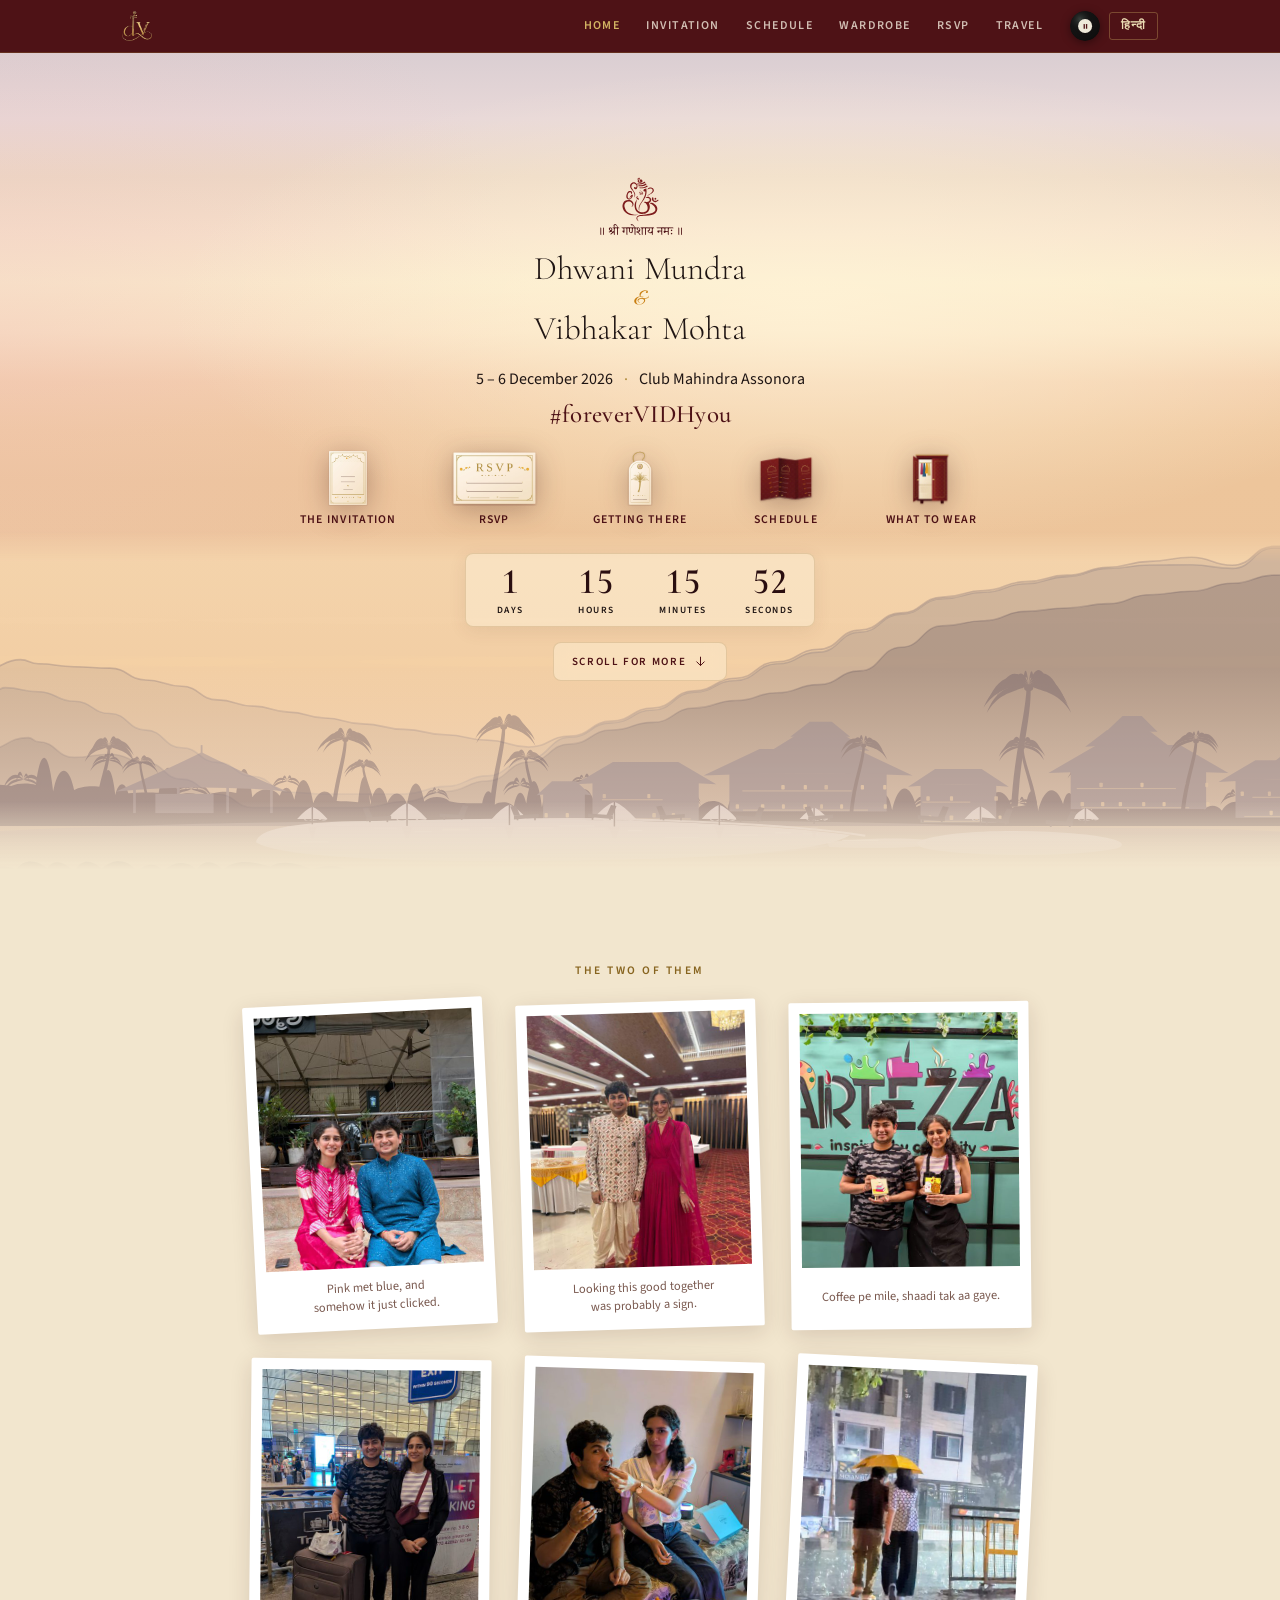
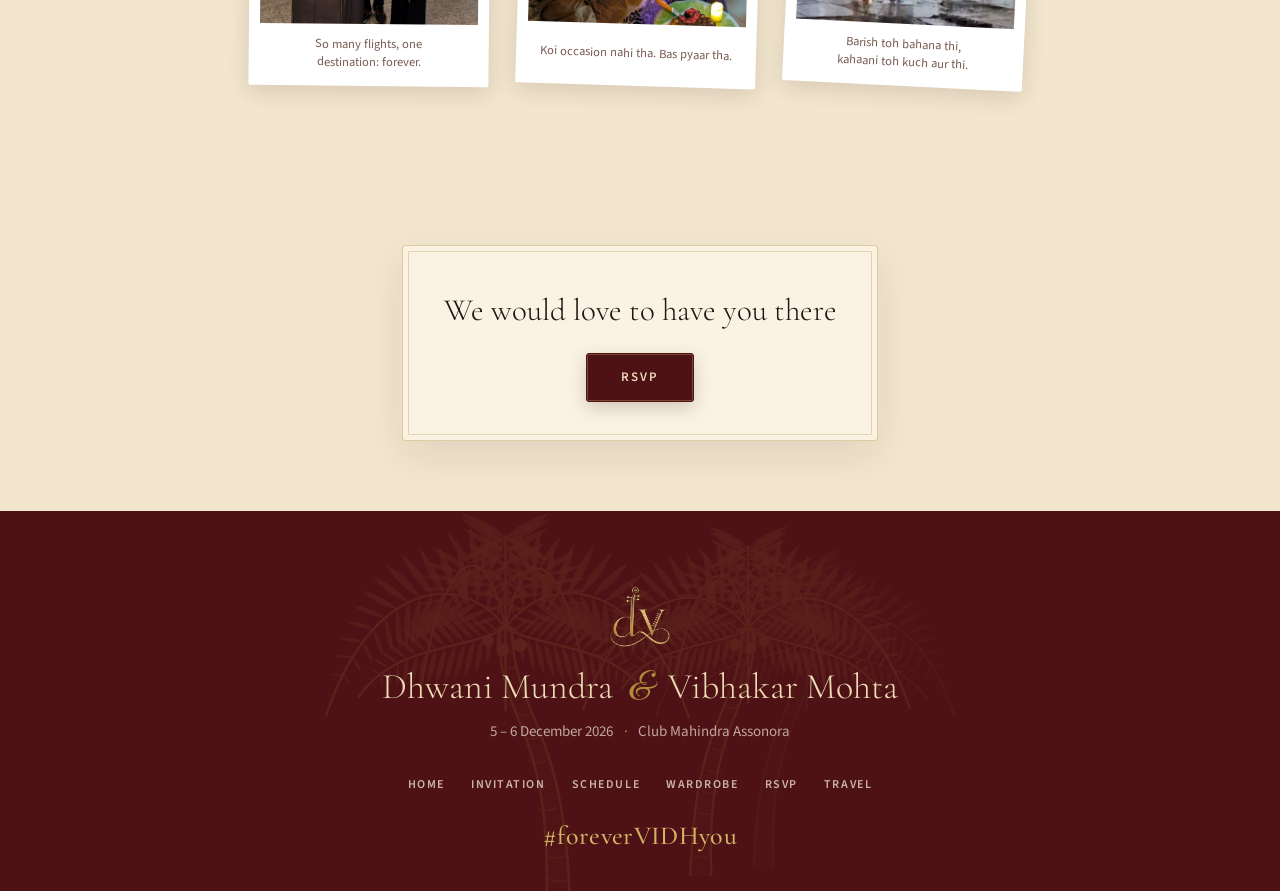
<file: index.html>
<!doctype html>
<html lang="en">
<head>
<meta charset="utf-8">
<meta name="viewport" content="width=device-width, initial-scale=1, viewport-fit=cover">
<meta name="color-scheme" content="only light">
<meta name="theme-color" content="#4E1216">

<title>Dhwani &amp; Vibhakar, 5–6 December 2026</title>
<meta name="description" content="Dhwani and Vibhakar are getting married at Club Mahindra Assonora, Goa on 5–6 December 2026. Come and celebrate with us.">
<link rel="canonical" href="https://foreverVIDHyou.github.io/">

<meta property="og:type" content="website">
<meta property="og:site_name" content="Vibhakar &amp; Dhwani">
<meta property="og:title" content="Dhwani &amp; Vibhakar, 5–6 December 2026">
<meta property="og:description" content="Dhwani and Vibhakar are getting married at Club Mahindra Assonora, Goa on 5–6 December 2026. Come and celebrate with us.">
<meta property="og:url" content="https://foreverVIDHyou.github.io/">
<meta property="og:image" content="https://foreverVIDHyou.github.io/assets/img/og-a29972f2.jpg">
<meta property="og:image:secure_url" content="https://foreverVIDHyou.github.io/assets/img/og-a29972f2.jpg">
<meta property="og:image:type" content="image/jpeg">
<meta property="og:image:width" content="1200">
<meta property="og:image:height" content="630">
<meta property="og:image:alt" content="Vibhakar and Dhwani, 5 to 6 December 2026, Club Mahindra Assonora, Goa">
<meta property="og:locale" content="en_IN">
<meta property="og:locale:alternate" content="hi_IN">
<meta name="twitter:card" content="summary_large_image">
<meta name="twitter:image" content="https://foreverVIDHyou.github.io/assets/img/og-a29972f2.jpg">

<link rel="icon" href="assets/img/favicon.ico" sizes="any">
<link rel="icon" type="image/png" sizes="32x32" href="assets/img/favicon-32.png">
<link rel="apple-touch-icon" href="assets/img/favicon-180.png">
<link rel="manifest" href="site.webmanifest">

<link rel="preconnect" href="https://fonts.googleapis.com">
<link rel="preconnect" href="https://fonts.gstatic.com" crossorigin>
<link rel="stylesheet" href="https://fonts.googleapis.com/css2?family=Cormorant+Garamond:ital,wght@0,300;0,400;0,500;0,600;1,300;1,400&family=Lora:ital,wght@0,400;0,500;1,400&family=Source+Sans+3:wght@400;600&family=Great+Vibes&family=Noto+Serif+Devanagari:wght@400;500;600&display=swap">
<link rel="stylesheet" href="assets/css/site.css?v=82b7360a">

<script>
  try {
    var L = localStorage.getItem('vidh-lang');
    if (L === 'hi' || L === 'en') document.documentElement.lang = L;
  } catch (e) {}
  /* Whose name leads, remembered exactly like the language above and applied
     before first paint for the same reason. Nothing on the site sets it: the
     /bride and /groom links do, then send the guest here. Absent means the
     groom's order, which is how every name pair is written in the markup. */
  try {
    var F = localStorage.getItem('vidh-first');
    if (F === 'bride' || F === 'groom') document.documentElement.setAttribute('data-first', F);
  } catch (e) {}
</script>

</head>

<body class="p-home"
      data-endpoint="https://script.google.com/macros/s/AKfycbx1z4PcyO6lin9_cqxl9S9qViLBDrhGf9iMxoR4CyunZHj6qS7wj9RZC0NhYUhXJ8vgEw/exec"
      data-token="vidh-2026">
<a class="skip" href="#main"><span class="l" data-l="en">Skip to content</span><span class="l" data-l="hi" lang="hi">सीधे सामग्री पर जाएँ</span></a>

<header class="head" id="head">
  <div class="head-in">
    <a class="brand" href="index.html" aria-label="Vibhakar and Dhwani">
      <img src="assets/img/mark.png" alt="" width="30" height="30" class="brand-mark">
    </a>

    <nav class="nav" id="nav" aria-label="Pages">
      <a href="index.html" class="nav-a on"
aria-current="page"><span class="l" data-l="en">Home</span><span class="l" data-l="hi" lang="hi">मुख्य पृष्ठ</span></a>
      <a href="invite.html" class="nav-a"
><span class="l" data-l="en">Invitation</span><span class="l" data-l="hi" lang="hi">निमंत्रण</span></a>
      <a href="schedule.html" class="nav-a"
><span class="l" data-l="en">Schedule</span><span class="l" data-l="hi" lang="hi">कार्यक्रम</span></a>
      <a href="wardrobe.html" class="nav-a"
><span class="l" data-l="en">Wardrobe</span><span class="l" data-l="hi" lang="hi">पहनावा</span></a>
      <a href="rsvp.html" class="nav-a"
><span class="l" data-l="en">RSVP</span><span class="l" data-l="hi" lang="hi">उत्तर दें</span></a>
      <a href="travel.html" class="nav-a"
><span class="l" data-l="en">Travel</span><span class="l" data-l="hi" lang="hi">यात्रा</span></a>
    </nav>

    <div class="head-r">
      <button type="button" class="mu" id="mu-btn" aria-pressed="false"
              data-en-aria-label="Play the record" data-hi-aria-label="संगीत चलाएँ"
              aria-label="Play the record"
              data-say='{"tap":"Music",
                         "on":"Playing",
                         "off":"Paused",
                         "missing":""}'
              data-say-hi='{"tap":"\u0938\u0902\u0917\u0940\u0924",
                            "on":"\u092c\u091c \u0930\u0939\u093e \u0939\u0948",
                            "off":"\u0930\u0941\u0915\u093e \u0939\u0941\u0906",
                            "missing":""}'>
        <img class="mu-disc" src="assets/art/vinyl.svg" alt="" width="280" height="280">
        <span class="mu-play" aria-hidden="true">
          <svg class="g-play" viewBox="0 0 24 24" fill="currentColor"><path d="M6 3.4 20.5 12 6 20.6Z"/></svg>
          <svg class="g-pause" viewBox="0 0 24 24" fill="currentColor"><rect x="5.4" y="3.6" width="4.8" height="16.8" rx="1.2"/><rect x="13.8" y="3.6" width="4.8" height="16.8" rx="1.2"/></svg>
        </span>
        <span class="vh" id="mu-state"><span class="l" data-l="en">Music</span><span class="l" data-l="hi" lang="hi">संगीत</span></span>
      </button>

      <button class="lang" id="lang" type="button"
              data-en-aria-label="Read this page in Hindi" data-hi-aria-label="इस पन्ने को अंग्रेज़ी में पढ़ें"
              aria-label="Read this page in Hindi">
        <span class="l" data-l="en">हिन्दी</span><span class="l" data-l="hi" lang="hi">English</span>
      </button>
      <button class="burger" id="burger" type="button" aria-expanded="false"
              aria-controls="nav" aria-label="Menu">
        <span></span><span></span><span></span>
      </button>
    </div>
  </div>
</header>

<main id="main">

<section class="hero" id="hero">

  <picture class="hero-bg" aria-hidden="true">
    <source media="(max-width:820px)" srcset="assets/art/resort-tall.svg">
    <img src="assets/art/resort.svg" alt="" width="1600" height="430"
         fetchpriority="high" decoding="async">
  </picture>

  <div class="hero-in">

    <div class="lintel" aria-hidden="true">
      <img class="lintel-g" src="assets/art/ganesh.svg" alt="" width="200" height="208">
      <p class="lintel-om" lang="hi">॥ श्री गणेशाय नमः ॥</p>
    </div>

    <h1 class="hero-names">
      <span class="nm-1"><span class="l" data-l="en">Dhwani Mundra</span><span class="l" data-l="hi" lang="hi">ध्वनि मूंदड़ा</span></span>
      <span class="amp" aria-hidden="true">&amp;</span>
      <span class="nm-2"><span class="l" data-l="en">Vibhakar Mohta</span><span class="l" data-l="hi" lang="hi">विभाकर मोहता</span></span>
    </h1>

    <p class="hero-when">
      <span class="hw-i"><span class="sided-b"><span class="l" data-l="en">5 – 6 December 2026</span><span class="l" data-l="hi" lang="hi">५ – ६ दिसंबर २०२६</span></span><span class="sided-g"><span class="l" data-l="en">5 – 7 December 2026</span><span class="l" data-l="hi" lang="hi">५ – ७ दिसंबर २०२६</span></span></span>
      <span class="dot">·</span>
      <span class="hw-i"><span class="l" data-l="en">Club Mahindra Assonora</span><span class="l" data-l="hi" lang="hi">क्लब महिंद्रा असनोरा</span></span>
    </p>

    <p class="hero-tag">#foreverVIDHyou</p>

    <nav class="ways" aria-label="Everything you need, in four places">
      <a class="way way-invite" href="invite.html">
        <span class="way-ic">
          <img src="assets/art/ob-invite-card.webp" alt="" width="300" height="420">
        </span>
        <span class="way-l"><span class="l" data-l="en">The invitation</span><span class="l" data-l="hi" lang="hi">निमंत्रण</span></span>
      </a>
      <a class="way way-rsvp" href="rsvp.html">
        <span class="way-ic">
          <img src="assets/art/ob-rsvp-card.webp" alt="" width="300" height="420"               data-en-src="assets/art/ob-rsvp-card.webp" data-hi-src="assets/art/ob-rsvp-card-hi.webp">
        </span>
        <span class="way-l"><span class="l" data-l="en">RSVP</span><span class="l" data-l="hi" lang="hi">उत्तर दें</span></span>
      </a>
      <a class="way way-travel" href="travel.html">
        <span class="way-ic">
          <img src="assets/art/ob-luggage-tag.webp" alt="" width="300" height="420">
        </span>
        <span class="way-l"><span class="l" data-l="en">Getting there</span><span class="l" data-l="hi" lang="hi">पहुँचना कैसे है</span></span>
      </a>
      <a class="way way-programme" href="schedule.html">
        <span class="way-ic">
          <img src="assets/art/ob-programme.webp" alt="" width="300" height="420">
        </span>
        <span class="way-l"><span class="l" data-l="en">Schedule</span><span class="l" data-l="hi" lang="hi">कार्यक्रम</span></span>
      </a>
      <a class="way way-wardrobe" href="wardrobe.html">
        <span class="way-ic">
          <img src="assets/art/ob-wardrobe.webp" alt="" width="300" height="420">
        </span>
        <span class="way-l"><span class="l" data-l="en">What to wear</span><span class="l" data-l="hi" lang="hi">क्या पहनें</span></span>
      </a>
    </nav>

    <div class="cd" id="cd" data-target="2026-12-06T19:30:00+05:30">
      <div class="cd-row">
        <div class="cd-blk">
          <div class="cd-u">
            <span class="cd-n" data-cd="d">--</span>
            <span class="cd-k"><span class="l" data-l="en">days</span><span class="l" data-l="hi" lang="hi">दिन</span></span>
          </div>
          <div class="cd-u">
            <span class="cd-n" data-cd="h">--</span>
            <span class="cd-k"><span class="l" data-l="en">hours</span><span class="l" data-l="hi" lang="hi">घंटे</span></span>
          </div>
          <div class="cd-u">
            <span class="cd-n" data-cd="m">--</span>
            <span class="cd-k"><span class="l" data-l="en">minutes</span><span class="l" data-l="hi" lang="hi">मिनट</span></span>
          </div>
          <div class="cd-u">
            <span class="cd-n" data-cd="s">--</span>
            <span class="cd-k"><span class="l" data-l="en">seconds</span><span class="l" data-l="hi" lang="hi">सेकंड</span></span>
          </div>
        </div>
      </div>
      <p class="cd-done" hidden><span class="l" data-l="en">They are married.</span><span class="l" data-l="hi" lang="hi">विवाह संपन्न हुआ।</span></p>
    </div>

    <a class="flat-more" href="#gallery">
      <span><span class="l" data-l="en">Scroll for more</span><span class="l" data-l="hi" lang="hi">और नीचे देखिए</span></span>
      <svg viewBox="0 0 24 24" fill="none" stroke="currentColor" stroke-width="1.6"
           stroke-linecap="round" stroke-linejoin="round" aria-hidden="true">
        <path d="M12 5v13M6 12.5l6 6 6-6"/>
      </svg>
    </a>
  </div>

</section>

<section class="sec sec-pol" id="gallery" aria-labelledby="pol-h">
  <div class="wrap">
    <p class="eyebrow center" id="pol-h"><span class="l" data-l="en">The two of them</span><span class="l" data-l="hi" lang="hi">वे दोनों</span></p>
    <div class="pols" data-reveal>
      <figure class="pol" data-reveal-item style="--i:0">
        <img src="assets/img/pol/p1.jpg" alt="Pink met blue, and somehow it just clicked."
             width="480" height="560" loading="lazy" decoding="async">
        <figcaption><span class="l" data-l="en">Pink met blue, and somehow it just clicked.</span><span class="l" data-l="hi" lang="hi">गुलाबी मिला नीले से, और बात बन गई।</span></figcaption>
      </figure>
      <figure class="pol" data-reveal-item style="--i:1">
        <img src="assets/img/pol/p2.jpg" alt="Looking this good together was probably a sign."
             width="480" height="560" loading="lazy" decoding="async">
        <figcaption><span class="l" data-l="en">Looking this good together was probably a sign.</span><span class="l" data-l="hi" lang="hi">साथ में इतने अच्छे लगे — शायद यही इशारा था।</span></figcaption>
      </figure>
      <figure class="pol" data-reveal-item style="--i:2">
        <img src="assets/img/pol/p3.jpg" alt="Coffee pe mile, shaadi tak aa gaye."
             width="480" height="560" loading="lazy" decoding="async">
        <figcaption><span class="l" data-l="en">Coffee pe mile, shaadi tak aa gaye.</span><span class="l" data-l="hi" lang="hi">कॉफ़ी पे मिले, शादी तक आ गए।</span></figcaption>
      </figure>
      <figure class="pol" data-reveal-item style="--i:3">
        <img src="assets/img/pol/p4.jpg" alt="So many flights, one destination: forever."
             width="480" height="560" loading="lazy" decoding="async">
        <figcaption><span class="l" data-l="en">So many flights, one destination: forever.</span><span class="l" data-l="hi" lang="hi">इतनी उड़ानें, और मंज़िल एक — हमेशा।</span></figcaption>
      </figure>
      <figure class="pol" data-reveal-item style="--i:4">
        <img src="assets/img/pol/p5.jpg" alt="Koi occasion nahi tha. Bas pyaar tha."
             width="480" height="560" loading="lazy" decoding="async">
        <figcaption><span class="l" data-l="en">Koi occasion nahi tha. Bas pyaar tha.</span><span class="l" data-l="hi" lang="hi">कोई मौक़ा नहीं था। बस प्यार था।</span></figcaption>
      </figure>
      <figure class="pol" data-reveal-item style="--i:5">
        <img src="assets/img/pol/p6.jpg" alt="Barish toh bahana thi, kahaani toh kuch aur thi."
             width="480" height="560" loading="lazy" decoding="async">
        <figcaption><span class="l" data-l="en">Barish toh bahana thi, kahaani toh kuch aur thi.</span><span class="l" data-l="hi" lang="hi">बारिश तो बहाना थी, कहानी तो कुछ और थी।</span></figcaption>
      </figure>
    </div>
  </div>
</section>

<section class="sec sec-band">
  <div class="wrap" data-reveal>
    <div class="band-in">
      <p class="band-l"><span class="l" data-l="en">We would love to have you there</span><span class="l" data-l="hi" lang="hi">आप ज़रूर आइए, हमें बहुत ख़ुशी होगी</span></p>
      <a class="btn btn-primary" href="rsvp.html"><span class="l" data-l="en">RSVP</span><span class="l" data-l="hi" lang="hi">उत्तर दें</span></a>
    </div>
  </div>
</section>

</main>

<footer class="foot">
  <img class="foot-palms" src="assets/art/palms.svg" alt="" width="520" height="310"
       loading="lazy" aria-hidden="true">
  <div class="wrap">
    <img class="foot-mono" src="assets/img/mark.png" alt="" width="66" height="66"
         loading="lazy">
    <p class="foot-names">
      <span><span class="l" data-l="en">Dhwani Mundra</span><span class="l" data-l="hi" lang="hi">ध्वनि मूंदड़ा</span></span>
      <span class="amp" aria-hidden="true">&amp;</span>
      <span><span class="l" data-l="en">Vibhakar Mohta</span><span class="l" data-l="hi" lang="hi">विभाकर मोहता</span></span>
    </p>
    <p class="foot-when"><span class="sided-b"><span class="l" data-l="en">5 – 6 December 2026</span><span class="l" data-l="hi" lang="hi">५ – ६ दिसंबर २०२६</span></span><span class="sided-g"><span class="l" data-l="en">5 – 7 December 2026</span><span class="l" data-l="hi" lang="hi">५ – ७ दिसंबर २०२६</span></span> <span class="dot">·</span>
       <span class="l" data-l="en">Club Mahindra Assonora</span><span class="l" data-l="hi" lang="hi">क्लब महिंद्रा असनोरा</span></p>

    <nav class="foot-nav" aria-label="Pages">
      <a href="index.html"><span class="l" data-l="en">Home</span><span class="l" data-l="hi" lang="hi">मुख्य पृष्ठ</span></a>
      <a href="invite.html"><span class="l" data-l="en">Invitation</span><span class="l" data-l="hi" lang="hi">निमंत्रण</span></a>
      <a href="schedule.html"><span class="l" data-l="en">Schedule</span><span class="l" data-l="hi" lang="hi">कार्यक्रम</span></a>
      <a href="wardrobe.html"><span class="l" data-l="en">Wardrobe</span><span class="l" data-l="hi" lang="hi">पहनावा</span></a>
      <a href="rsvp.html"><span class="l" data-l="en">RSVP</span><span class="l" data-l="hi" lang="hi">उत्तर दें</span></a>
      <a href="travel.html"><span class="l" data-l="en">Travel</span><span class="l" data-l="hi" lang="hi">यात्रा</span></a>
    </nav>


    <p class="foot-tag">#foreverVIDHyou</p>
  </div>
</footer>

<audio id="mu-audio" loop preload="metadata">
  <source src="assets/audio/theme.mp3" type="audio/mpeg">
  <source src="assets/audio/theme.ogg" type="audio/ogg">
</audio>

<script src="assets/js/site.js?v=cc814c0b" defer></script>
</body>
</html>
</file>
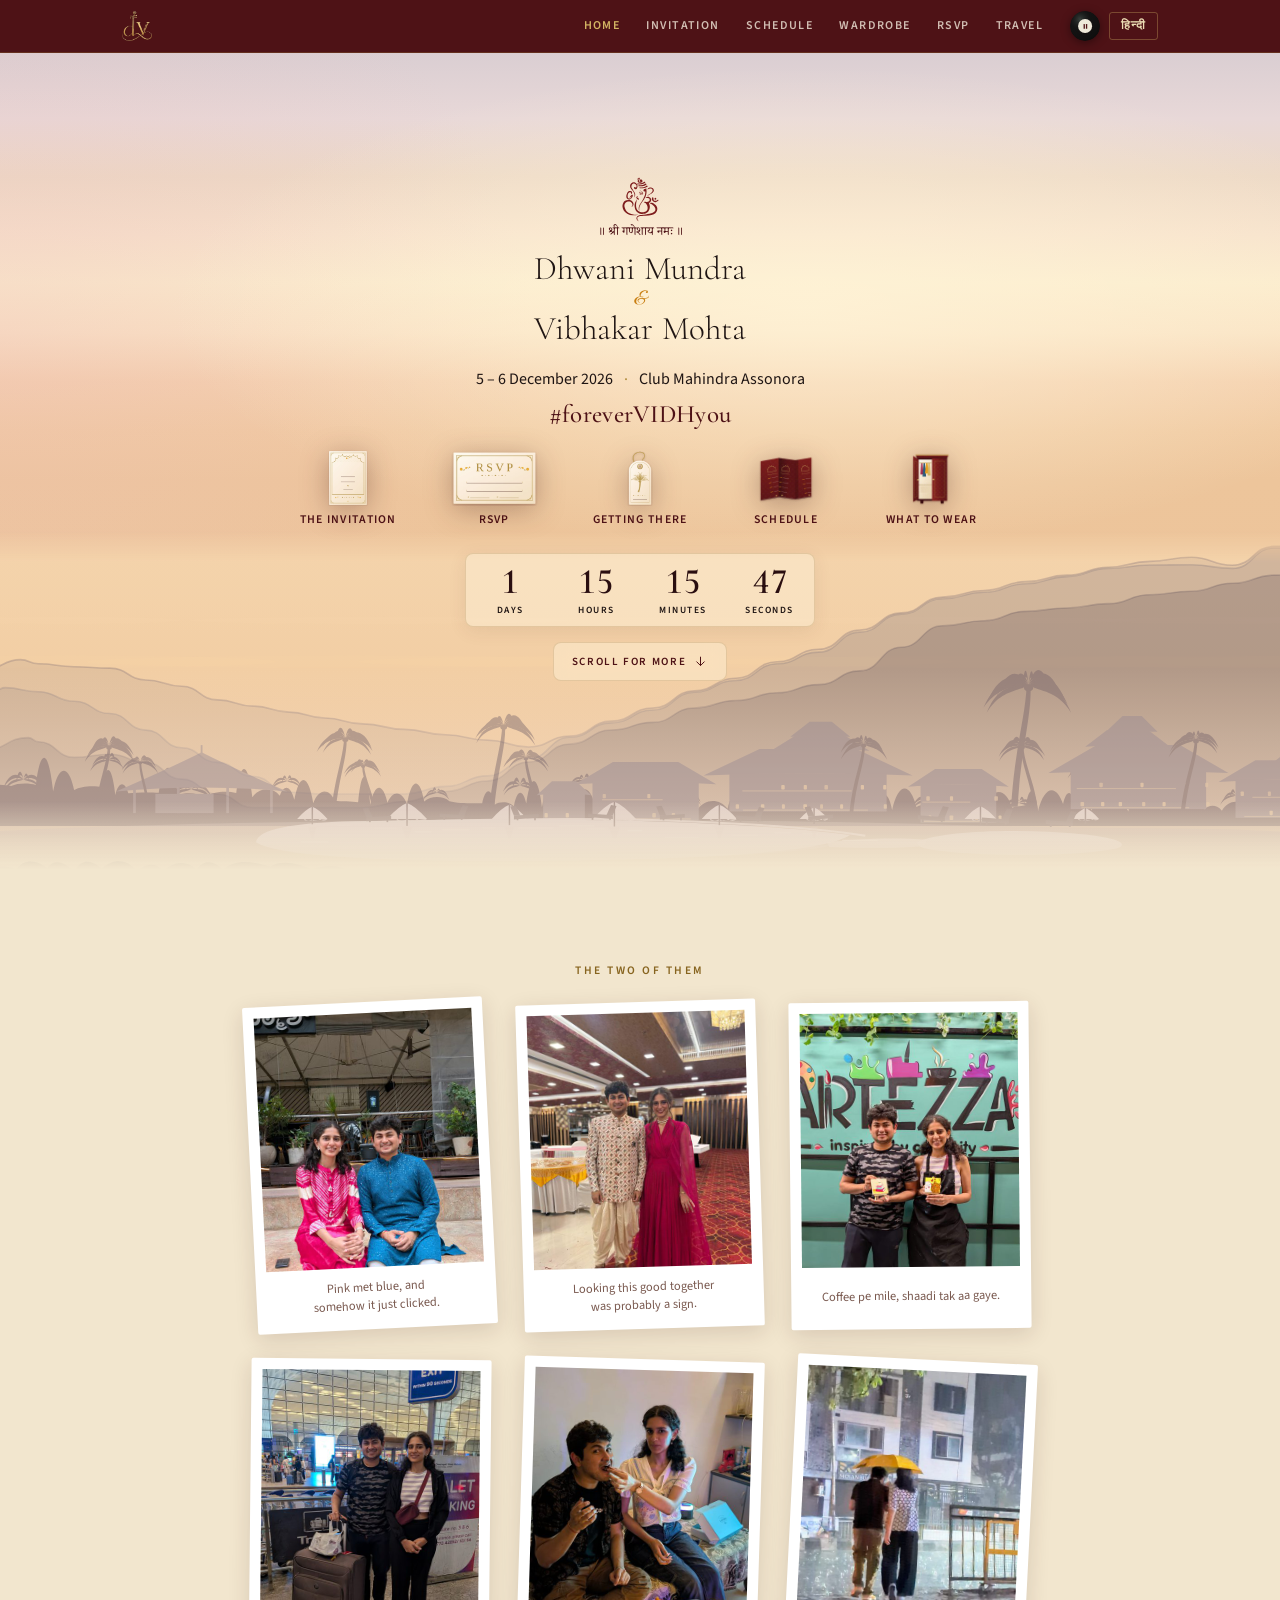
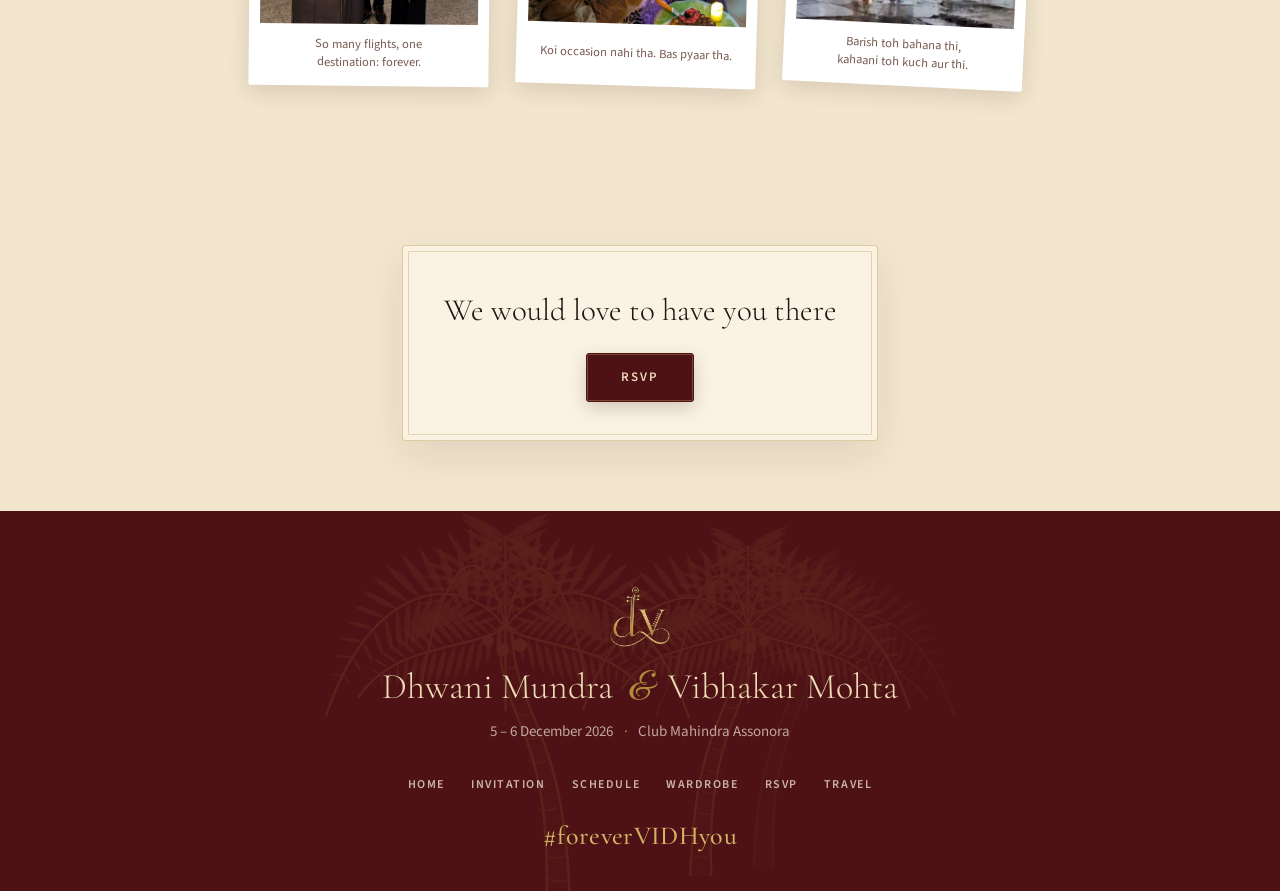
<file: bride/index.html>
<!doctype html>
<html lang="en">
<head>
<meta charset="utf-8">
<meta name="viewport" content="width=device-width, initial-scale=1">
<meta name="robots" content="noindex">
<title>Dhwani &amp; Vibhakar, 5–6 December 2026</title>
<meta name="description" content="Dhwani and Vibhakar are getting married at Club Mahindra Assonora, Goa on 5–6 December 2026. Come and celebrate with us.">

<meta property="og:type" content="website">
<meta property="og:site_name" content="Vibhakar &amp; Dhwani">
<meta property="og:title" content="Dhwani &amp; Vibhakar, 5–6 December 2026">
<meta property="og:description" content="Dhwani and Vibhakar are getting married at Club Mahindra Assonora, Goa on 5–6 December 2026. Come and celebrate with us.">
<meta property="og:url" content="https://foreverVIDHyou.github.io/bride/">
<meta property="og:image" content="https://foreverVIDHyou.github.io/assets/img/og-a29972f2.jpg">
<meta property="og:image:secure_url" content="https://foreverVIDHyou.github.io/assets/img/og-a29972f2.jpg">
<meta property="og:image:type" content="image/jpeg">
<meta property="og:image:width" content="1200">
<meta property="og:image:height" content="630">
<meta property="og:image:alt" content="Dhwani &amp; Vibhakar, 5–6 December 2026, Club Mahindra Assonora, Goa">
<meta property="og:locale" content="en_IN">
<meta name="twitter:card" content="summary_large_image">
<meta name="twitter:image" content="https://foreverVIDHyou.github.io/assets/img/og-a29972f2.jpg">

<link rel="icon" href="../assets/img/favicon.ico" sizes="any">

<script>
  try { localStorage.setItem('vidh-first', 'bride'); } catch (e) {}
  location.replace('/');
</script>
<noscript><meta http-equiv="refresh" content="0;url=/"></noscript>
<style>
  html,body{margin:0;height:100%;background:#FAF3E4;color:#1F1513;
    font:400 17px/1.7 ui-serif,Georgia,serif}
  .m{display:flex;align-items:center;justify-content:center;height:100%;text-align:center}
  a{color:#7E1D1D}
</style>
</head>
<body>
  <div class="m"><p>Taking you to the invitation…<br>
    <a href="/">Vibhakar &amp; Dhwani</a></p></div>
</body>
</html>
</file>
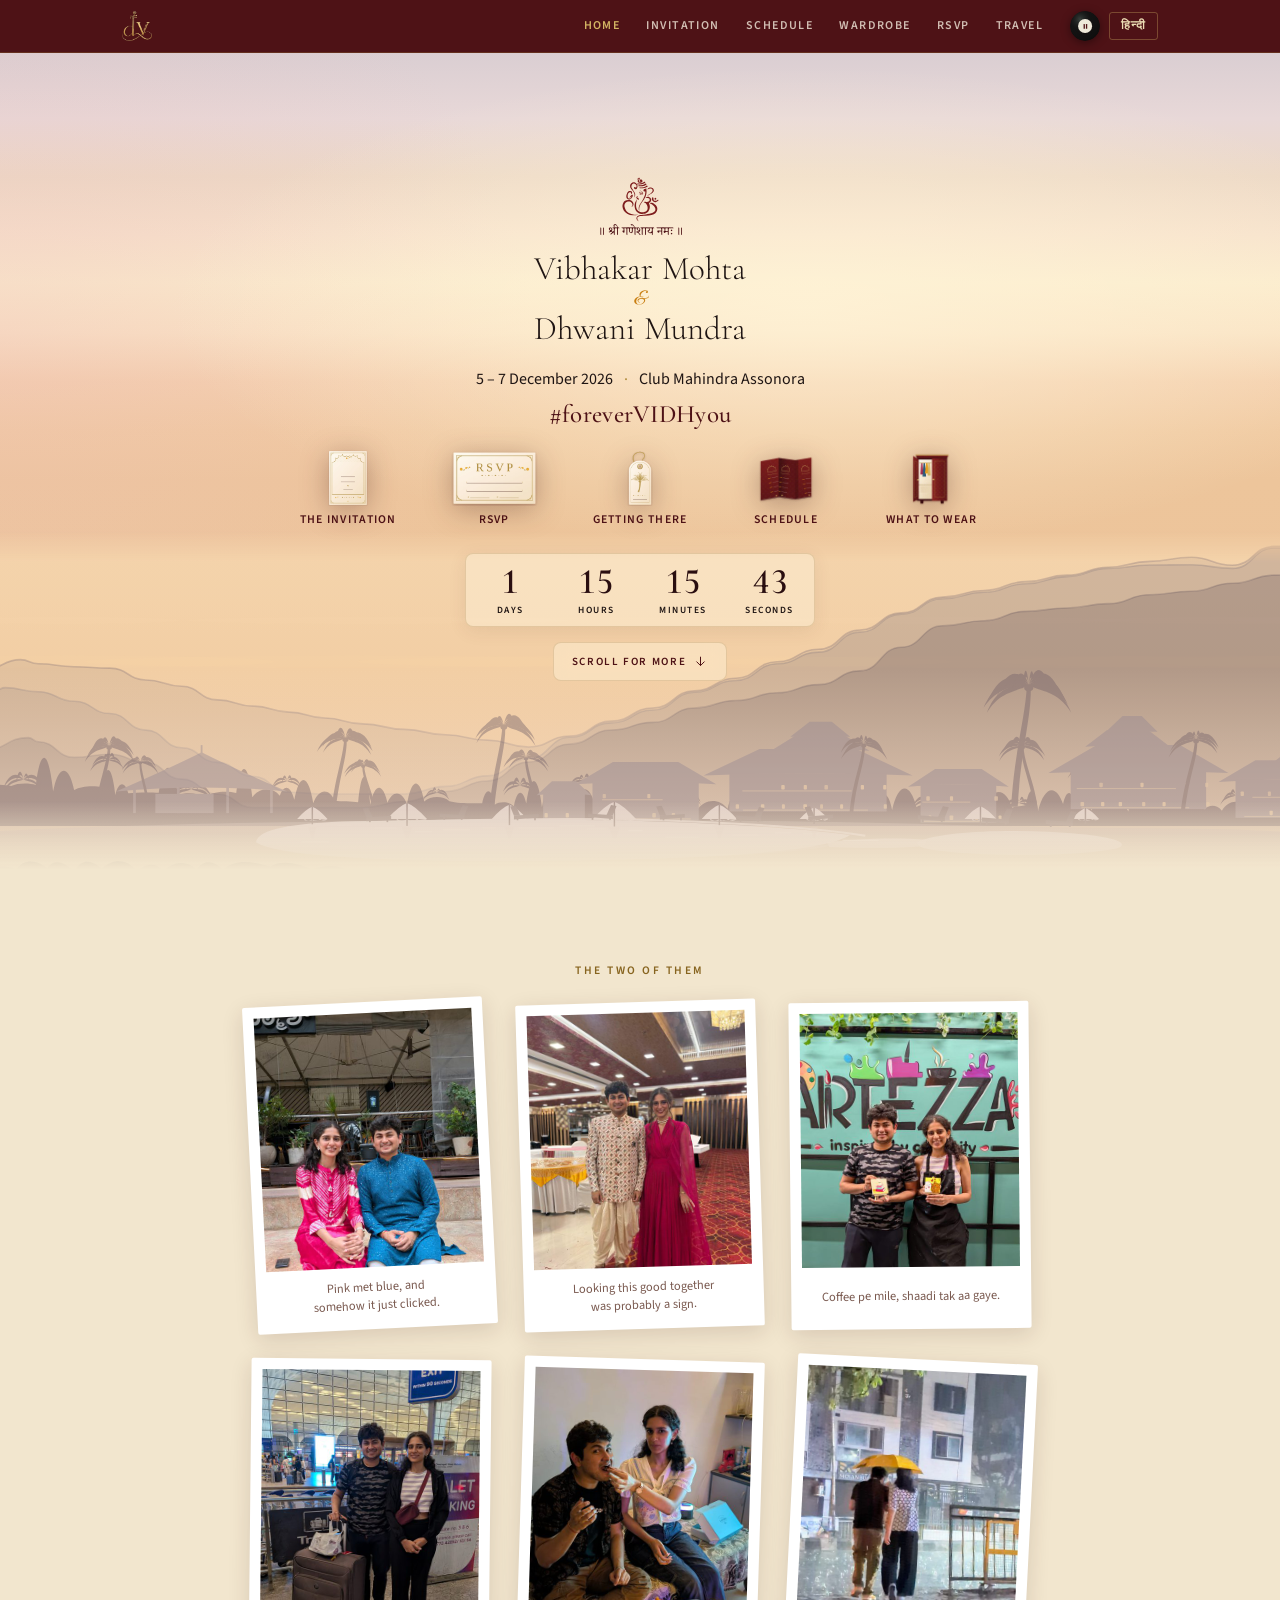
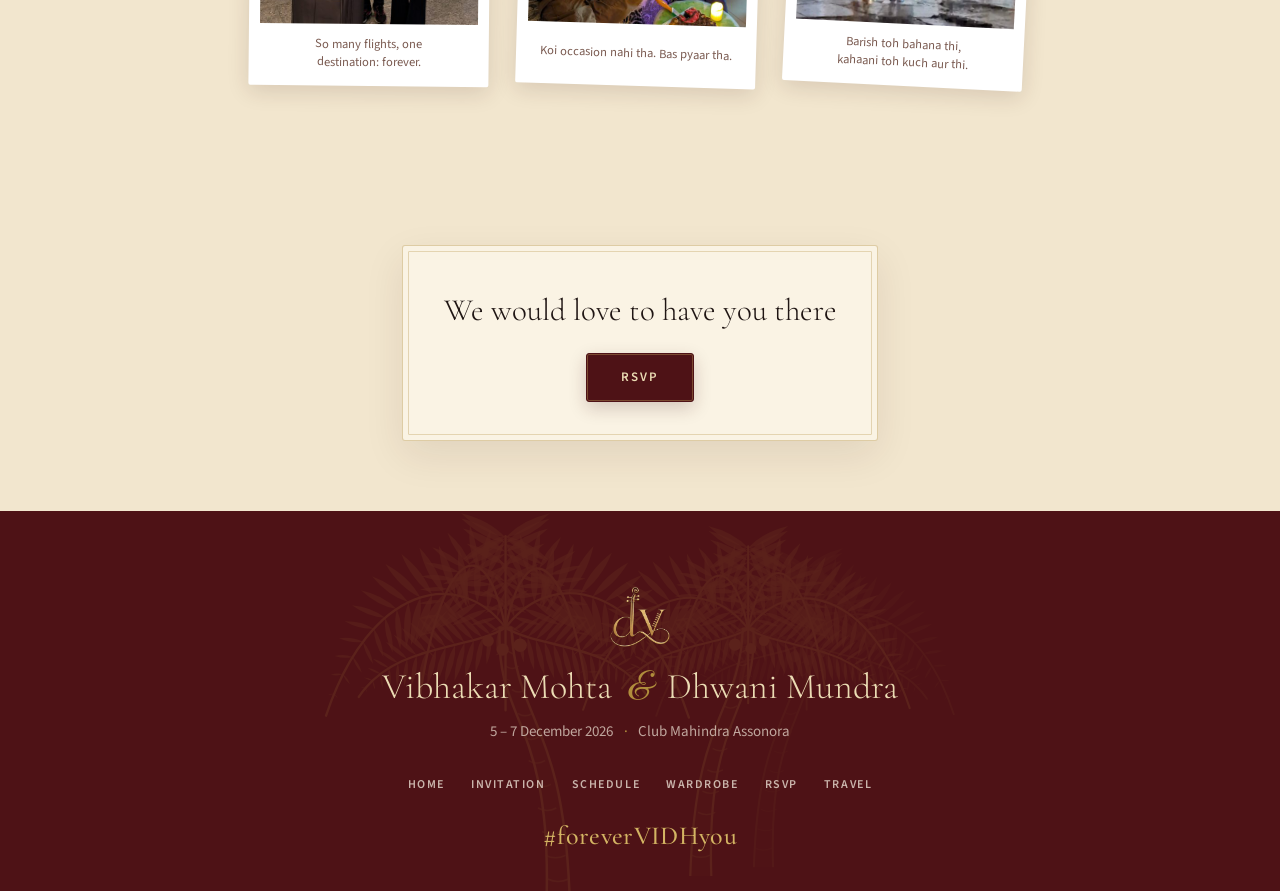
<file: groom/index.html>
<!doctype html>
<html lang="en">
<head>
<meta charset="utf-8">
<meta name="viewport" content="width=device-width, initial-scale=1">
<meta name="robots" content="noindex">
<title>Vibhakar &amp; Dhwani, 5–7 December 2026</title>
<meta name="description" content="Vibhakar and Dhwani are getting married at Club Mahindra Assonora, Goa on 5–7 December 2026. Come and celebrate with us.">

<meta property="og:type" content="website">
<meta property="og:site_name" content="Vibhakar &amp; Dhwani">
<meta property="og:title" content="Vibhakar &amp; Dhwani, 5–7 December 2026">
<meta property="og:description" content="Vibhakar and Dhwani are getting married at Club Mahindra Assonora, Goa on 5–7 December 2026. Come and celebrate with us.">
<meta property="og:url" content="https://foreverVIDHyou.github.io/groom/">
<meta property="og:image" content="https://foreverVIDHyou.github.io/assets/img/ogg-379e7813.jpg">
<meta property="og:image:secure_url" content="https://foreverVIDHyou.github.io/assets/img/ogg-379e7813.jpg">
<meta property="og:image:type" content="image/jpeg">
<meta property="og:image:width" content="1200">
<meta property="og:image:height" content="630">
<meta property="og:image:alt" content="Vibhakar &amp; Dhwani, 5–7 December 2026, Club Mahindra Assonora, Goa">
<meta property="og:locale" content="en_IN">
<meta name="twitter:card" content="summary_large_image">
<meta name="twitter:image" content="https://foreverVIDHyou.github.io/assets/img/ogg-379e7813.jpg">

<link rel="icon" href="../assets/img/favicon.ico" sizes="any">

<script>
  try { localStorage.setItem('vidh-first', 'groom'); } catch (e) {}
  location.replace('/');
</script>
<noscript><meta http-equiv="refresh" content="0;url=/"></noscript>
<style>
  html,body{margin:0;height:100%;background:#FAF3E4;color:#1F1513;
    font:400 17px/1.7 ui-serif,Georgia,serif}
  .m{display:flex;align-items:center;justify-content:center;height:100%;text-align:center}
  a{color:#7E1D1D}
</style>
</head>
<body>
  <div class="m"><p>Taking you to the invitation…<br>
    <a href="/">Vibhakar &amp; Dhwani</a></p></div>
</body>
</html>
</file>
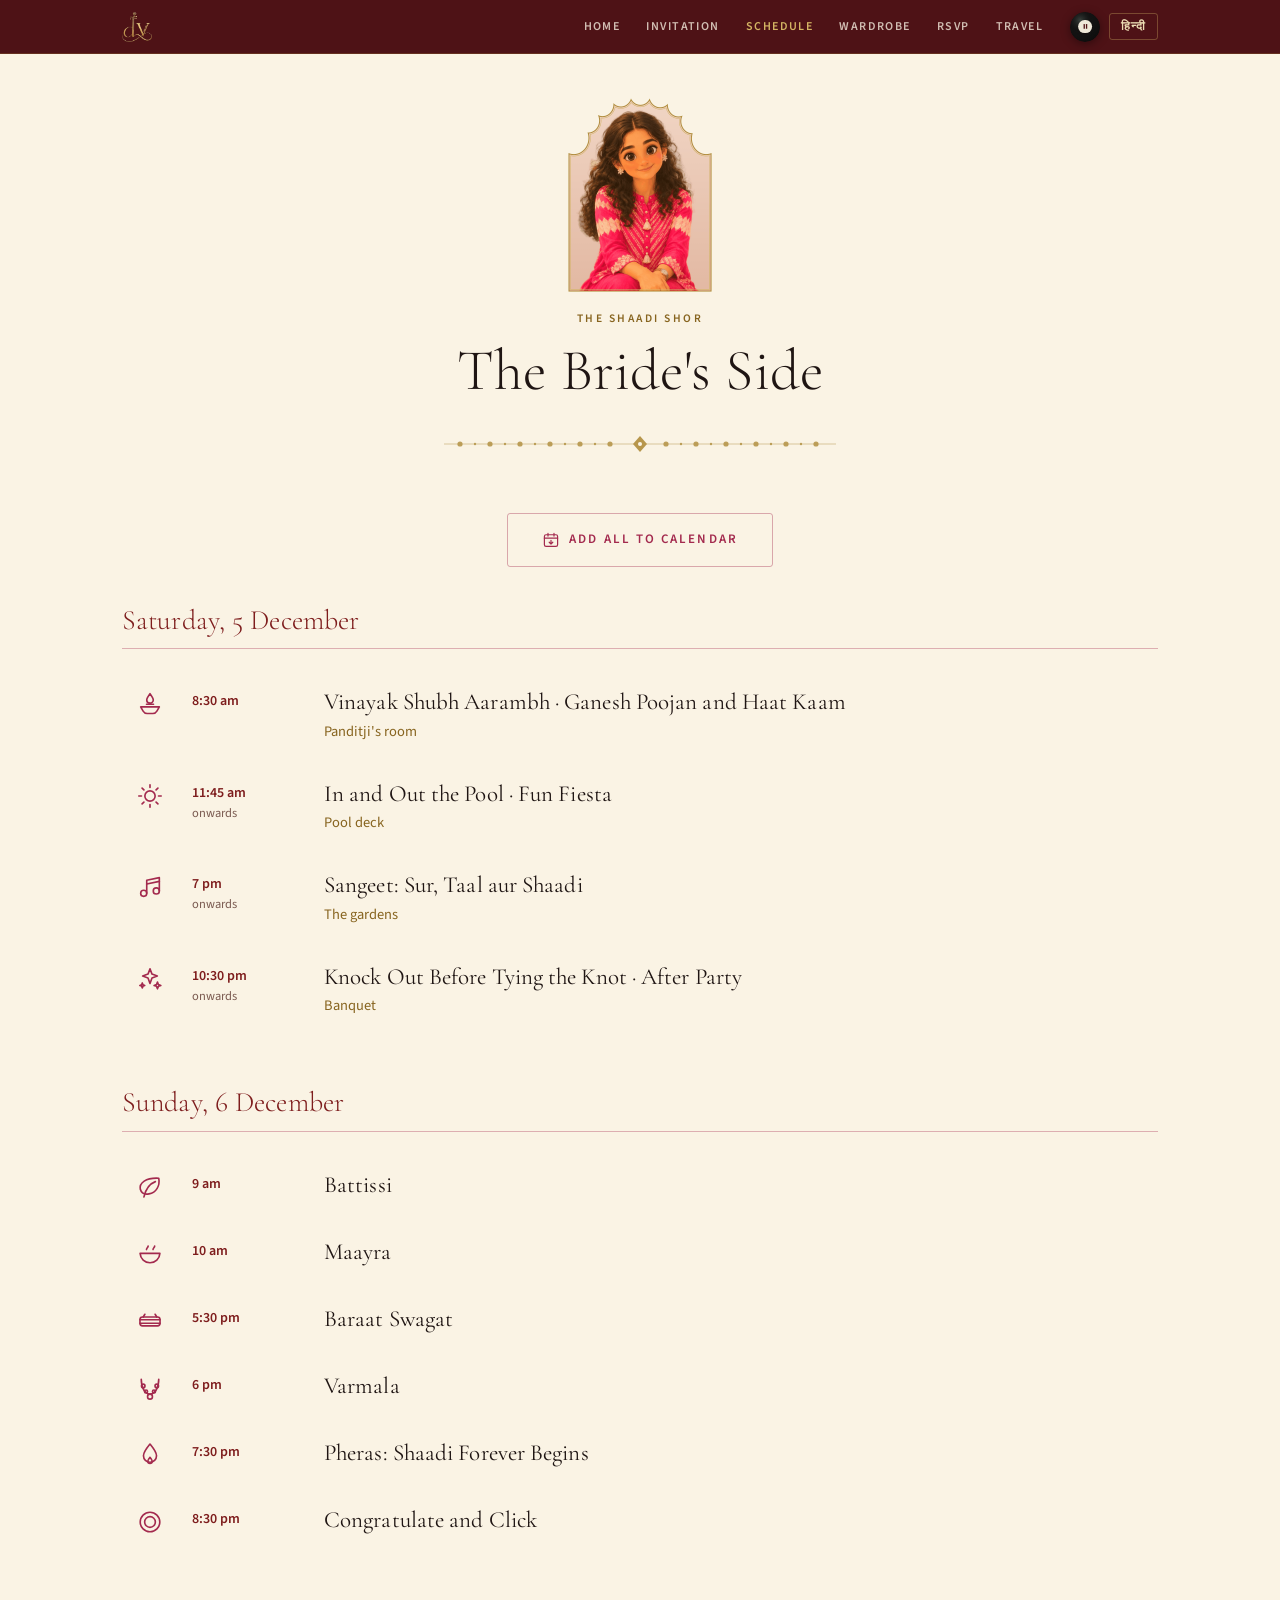
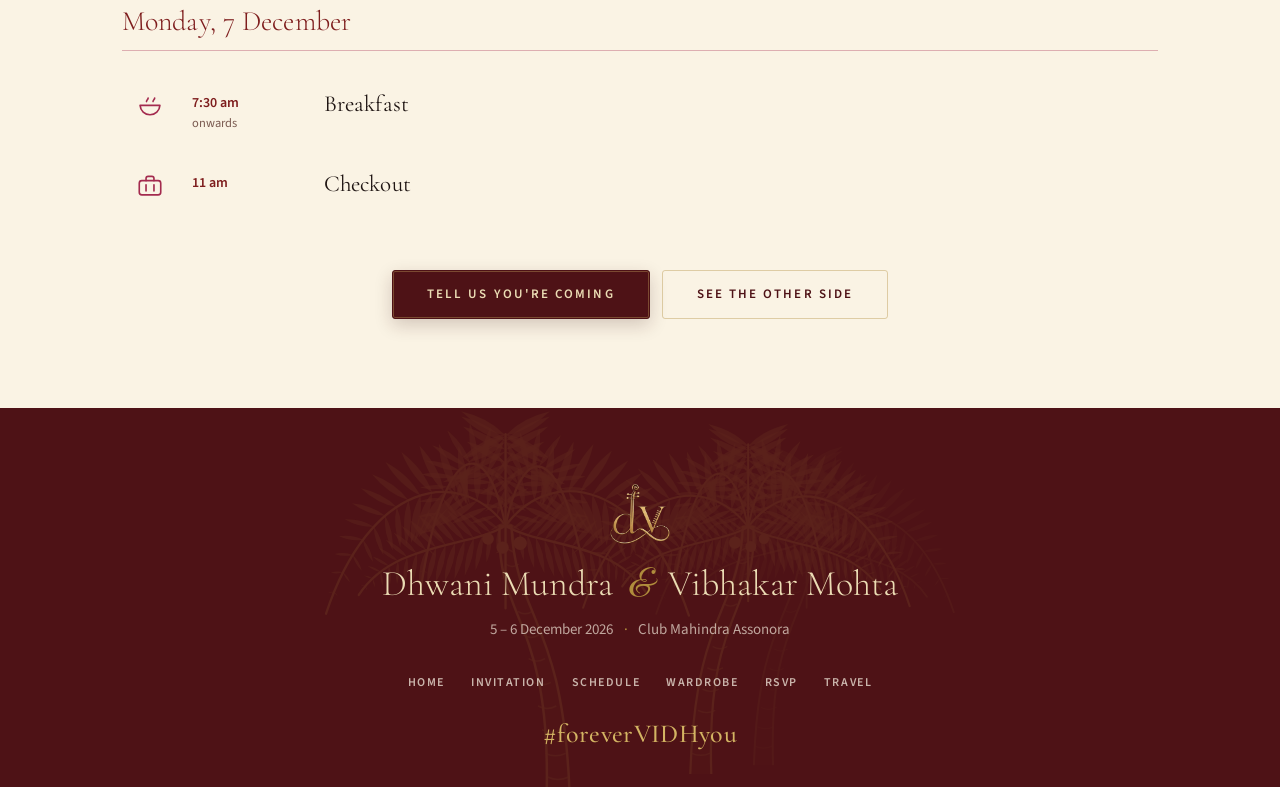
<file: bride.html>
<!doctype html>
<html lang="en">
<head>
<meta charset="utf-8">
<meta name="viewport" content="width=device-width, initial-scale=1, viewport-fit=cover">
<meta name="color-scheme" content="light dark">
<meta name="theme-color" content="#4E1216">

<title>The Bride&#39;s Side · Vibhakar &amp; Dhwani, 5–6 December 2026</title>
<meta name="description" content="Vibhakar and Dhwani are getting married at Club Mahindra Assonora, Goa on 5–6 December 2026. Come and celebrate with us.">
<link rel="canonical" href="https://foreverVIDHyou.github.io/bride.html">

<meta property="og:type" content="website">
<meta property="og:site_name" content="Vibhakar &amp; Dhwani">
<meta property="og:title" content="Vibhakar &amp; Dhwani, 5–6 December 2026">
<meta property="og:description" content="Vibhakar and Dhwani are getting married at Club Mahindra Assonora, Goa on 5–6 December 2026. Come and celebrate with us.">
<meta property="og:url" content="https://foreverVIDHyou.github.io/bride.html">
<meta property="og:image" content="https://foreverVIDHyou.github.io/assets/img/og-7e420dd8.jpg">
<meta property="og:image:secure_url" content="https://foreverVIDHyou.github.io/assets/img/og-7e420dd8.jpg">
<meta property="og:image:type" content="image/jpeg">
<meta property="og:image:width" content="1200">
<meta property="og:image:height" content="630">
<meta property="og:image:alt" content="Vibhakar and Dhwani, 5 to 6 December 2026, Club Mahindra Assonora, Goa">
<meta property="og:locale" content="en_IN">
<meta property="og:locale:alternate" content="hi_IN">
<meta name="twitter:card" content="summary_large_image">
<meta name="twitter:image" content="https://foreverVIDHyou.github.io/assets/img/og-7e420dd8.jpg">

<link rel="icon" href="assets/img/favicon.ico" sizes="any">
<link rel="icon" type="image/png" sizes="32x32" href="assets/img/favicon-32.png">
<link rel="apple-touch-icon" href="assets/img/favicon-180.png">
<link rel="manifest" href="site.webmanifest">

<link rel="preconnect" href="https://fonts.googleapis.com">
<link rel="preconnect" href="https://fonts.gstatic.com" crossorigin>
<link rel="stylesheet" href="https://fonts.googleapis.com/css2?family=Cormorant+Garamond:ital,wght@0,300;0,400;0,500;0,600;1,300;1,400&family=Lora:ital,wght@0,400;0,500;1,400&family=Source+Sans+3:wght@400;600&family=Great+Vibes&family=Noto+Serif+Devanagari:wght@400;500;600&display=swap">
<link rel="stylesheet" href="assets/css/site.css?v=7a12fe36">

<script>
  try {
    var L = localStorage.getItem('vidh-lang');
    if (L === 'hi' || L === 'en') document.documentElement.lang = L;
  } catch (e) {}
  /* Whose name leads. A page that states it (the two invitation links) wins
     and is remembered; every other page follows what was remembered, so a
     guest who arrived on the bride's link keeps her name first as they move
     around. Same shape as the language above, and set before first paint for
     the same reason. */
  try {
    var F = document.documentElement.getAttribute('data-first');
    if (F === 'bride' || F === 'groom') localStorage.setItem('vidh-first', F);
    else {
      F = localStorage.getItem('vidh-first');
      if (F === 'bride' || F === 'groom') document.documentElement.setAttribute('data-first', F);
    }
  } catch (e) {}
</script>

</head>

<body class="p-schedule"
      data-endpoint="https://script.google.com/macros/s/AKfycbymy6_rdmbumeqETV0jLQbreAP3K40K3HsE5ddRc_x_--mpz1VOL0PWOUhVq5NHo9e8tA/exec"
      data-token="vidh-2026">
<a class="skip" href="#main"><span class="l" data-l="en">Skip to content</span><span class="l" data-l="hi" lang="hi">सीधे सामग्री पर जाएँ</span></a>

<header class="head" id="head">
  <div class="head-in">
    <a class="brand" href="index.html" aria-label="Vibhakar and Dhwani">
      <img src="assets/img/mark.png" alt="" width="30" height="30" class="brand-mark">
    </a>

    <nav class="nav" id="nav" aria-label="Pages">
      <a href="index.html" class="nav-a"
><span class="l" data-l="en">Home</span><span class="l" data-l="hi" lang="hi">मुख्य पृष्ठ</span></a>
      <a href="invite.html" class="nav-a"
><span class="l" data-l="en">Invitation</span><span class="l" data-l="hi" lang="hi">निमंत्रण</span></a>
      <a href="schedule.html" class="nav-a on"
aria-current="page"><span class="l" data-l="en">Schedule</span><span class="l" data-l="hi" lang="hi">कार्यक्रम</span></a>
      <a href="wardrobe.html" class="nav-a"
><span class="l" data-l="en">Wardrobe</span><span class="l" data-l="hi" lang="hi">पहनावा</span></a>
      <a href="rsvp.html" class="nav-a"
><span class="l" data-l="en">RSVP</span><span class="l" data-l="hi" lang="hi">उत्तर दें</span></a>
      <a href="travel.html" class="nav-a"
><span class="l" data-l="en">Travel</span><span class="l" data-l="hi" lang="hi">यात्रा</span></a>
    </nav>

    <div class="head-r">
      <button type="button" class="mu" id="mu-btn" aria-pressed="false"
              data-en-aria-label="Play the record" data-hi-aria-label="संगीत चलाएँ"
              aria-label="Play the record"
              data-say='{"tap":"Music",
                         "on":"Playing",
                         "off":"Paused",
                         "missing":""}'
              data-say-hi='{"tap":"\u0938\u0902\u0917\u0940\u0924",
                            "on":"\u092c\u091c \u0930\u0939\u093e \u0939\u0948",
                            "off":"\u0930\u0941\u0915\u093e \u0939\u0941\u0906",
                            "missing":""}'>
        <img class="mu-disc" src="assets/art/vinyl.svg" alt="" width="280" height="280">
        <span class="mu-play" aria-hidden="true">
          <svg class="g-play" viewBox="0 0 24 24" fill="currentColor"><path d="M6 3.4 20.5 12 6 20.6Z"/></svg>
          <svg class="g-pause" viewBox="0 0 24 24" fill="currentColor"><rect x="5.4" y="3.6" width="4.8" height="16.8" rx="1.2"/><rect x="13.8" y="3.6" width="4.8" height="16.8" rx="1.2"/></svg>
        </span>
        <span class="vh" id="mu-state"><span class="l" data-l="en">Music</span><span class="l" data-l="hi" lang="hi">संगीत</span></span>
      </button>

      <button class="lang" id="lang" type="button"
              data-en-aria-label="Read this page in Hindi" data-hi-aria-label="इस पन्ने को अंग्रेज़ी में पढ़ें"
              aria-label="Read this page in Hindi">
        <span class="l" data-l="en">हिन्दी</span><span class="l" data-l="hi" lang="hi">English</span>
      </button>
      <button class="burger" id="burger" type="button" aria-expanded="false"
              aria-controls="nav" aria-label="Menu">
        <span></span><span></span><span></span>
      </button>
    </div>
  </div>
</header>

<main id="main">
<section class="sec sec-prog side-bride">
  <div class="wrap">

    <header class="ph" data-reveal>
      <span class="ph-pt" aria-hidden="true">
        <img src="assets/art/portrait-bride.png" alt="" width="600" height="800"
               loading="lazy" decoding="async">
      </span>
      <p class="eyebrow"><span class="l" data-l="en">The Shaadi Shor</span><span class="l" data-l="hi" lang="hi">शादी का शोर</span></p>
      <h1><span class="l" data-l="en">The Bride&#39;s Side</span><span class="l" data-l="hi" lang="hi">दुल्हन का पक्ष</span></h1>
      <img class="divider" src="assets/art/rule.svg" alt="" aria-hidden="true"
     width="420" height="26" loading="lazy">
    </header>

    <p class="cal-bar" data-reveal>
      <a class="btn btn-ghost cal-add" href="assets/cal/bride.ics"
         download="vibhakar-dhwani-bride.ics" type="text/calendar">
        <svg viewBox="0 0 24 24" fill="none" stroke="currentColor" stroke-width="1.6"
             stroke-linecap="round" stroke-linejoin="round" aria-hidden="true">
          <rect x="3.2" y="5" width="17.6" height="15.4" rx="2.2"/>
          <path d="M3.2 9.6h17.6M8 3.2v3.6M16 3.2v3.6"/>
          <path d="M12 12.4v5M9.6 15l2.4 2.4L14.4 15"/>
        </svg>
        <span class="l" data-l="en">Add all to calendar</span><span class="l" data-l="hi" lang="hi">सब कैलेंडर में जोड़ें</span>
      </a>
    </p>

    <section class="day" data-reveal aria-labelledby="d-2026-12-05">
      <h2 class="day-h" id="d-2026-12-05"><span class="l" data-l="en">Saturday, 5 December</span><span class="l" data-l="hi" lang="hi">शनिवार, ५ दिसंबर</span></h2>
      <div class="evs">
        <div class="ev" data-reveal-item>
  <span class="ev-ic" aria-hidden="true"><svg viewBox="0 0 24 24" fill="none" stroke="currentColor" stroke-width="1.4"
     stroke-linecap="round" stroke-linejoin="round" aria-hidden="true" focusable="false">    <path d="M12 3.2c1.9 2.6 2.8 4 2.8 5.3a2.8 2.8 0 0 1-5.6 0c0-1.3.9-2.7 2.8-5.3Z"/>
    <path d="M4 14.5h16l-2.1 3.6a4 4 0 0 1-3.4 2h-5a4 4 0 0 1-3.4-2Z"/>
    <path d="M9 12.2h6"/></svg></span>
  <p class="ev-t"><time datetime="2026-12-05T08:30"><span class="l" data-l="en">8:30 am</span><span class="l" data-l="hi" lang="hi">सुबह ८:३०</span></time></p>
  <div class="ev-b">
    <h3><span class="l" data-l="en">Vinayak Shubh Aarambh · Ganesh Poojan and Haat Kaam</span><span class="l" data-l="hi" lang="hi">विनायक शुभ आरंभ · गणेश पूजन एवं हाट काम</span></h3>
    <p class="ev-v"><span class="l" data-l="en">Panditji&#39;s room</span><span class="l" data-l="hi" lang="hi">पंडितजी का कक्ष</span></p>
  </div>
</div>
        <div class="ev" data-reveal-item>
  <span class="ev-ic" aria-hidden="true"><svg viewBox="0 0 24 24" fill="none" stroke="currentColor" stroke-width="1.4"
     stroke-linecap="round" stroke-linejoin="round" aria-hidden="true" focusable="false">    <circle cx="12" cy="12" r="4.4"/>
    <path d="M12 2.4v2.3M12 19.3v2.3M21.6 12h-2.3M4.7 12H2.4"/>
    <path d="M18.8 5.2l-1.6 1.6M6.8 17.2l-1.6 1.6M18.8 18.8l-1.6-1.6M6.8 6.8L5.2 5.2"/></svg></span>
  <p class="ev-t"><time datetime="2026-12-05T11:45"><span class="l" data-l="en">11:45 am</span><span class="l" data-l="hi" lang="hi">सुबह ११:४५</span></time>    <span class="ev-on"><span class="l" data-l="en">onwards</span><span class="l" data-l="hi" lang="hi">से आगे</span></span></p>
  <div class="ev-b">
    <h3><span class="l" data-l="en">In and Out the Pool · Fun Fiesta</span><span class="l" data-l="hi" lang="hi">पूल में डुबकी · फ़न फ़िएस्ता</span></h3>
    <p class="ev-v"><span class="l" data-l="en">Pool deck</span><span class="l" data-l="hi" lang="hi">पूल डेक</span></p>
  </div>
</div>
        <div class="ev" data-reveal-item>
  <span class="ev-ic" aria-hidden="true"><svg viewBox="0 0 24 24" fill="none" stroke="currentColor" stroke-width="1.4"
     stroke-linecap="round" stroke-linejoin="round" aria-hidden="true" focusable="false">    <circle cx="6.6" cy="17.4" r="2.6"/><circle cx="17.4" cy="15.4" r="2.6"/>
    <path d="M9.2 17.4V6.2l10.8-2.2v11.4"/><path d="M9.2 9.4 20 7.2"/></svg></span>
  <p class="ev-t"><time datetime="2026-12-05T19:00"><span class="l" data-l="en">7 pm</span><span class="l" data-l="hi" lang="hi">रात ७ बजे</span></time>    <span class="ev-on"><span class="l" data-l="en">onwards</span><span class="l" data-l="hi" lang="hi">से आगे</span></span></p>
  <div class="ev-b">
    <h3><span class="l" data-l="en">Sangeet: Sur, Taal aur Shaadi</span><span class="l" data-l="hi" lang="hi">संगीत: सुर, ताल और शादी</span></h3>
    <p class="ev-v"><span class="l" data-l="en">The gardens</span><span class="l" data-l="hi" lang="hi">बगीचा</span></p>
  </div>
</div>
        <div class="ev" data-reveal-item>
  <span class="ev-ic" aria-hidden="true"><svg viewBox="0 0 24 24" fill="none" stroke="currentColor" stroke-width="1.4"
     stroke-linecap="round" stroke-linejoin="round" aria-hidden="true" focusable="false">    <path d="M12 3.2l1.7 4.6 4.6 1.7-4.6 1.7L12 15.8l-1.7-4.6L5.7 9.5l4.6-1.7Z"/>
    <path d="M18.4 14.6l.8 2.1 2.1.8-2.1.8-.8 2.1-.8-2.1-2.1-.8 2.1-.8Z"/>
    <path d="M5.4 15.4l.6 1.5 1.5.6-1.5.6-.6 1.5-.6-1.5-1.5-.6 1.5-.6Z"/></svg></span>
  <p class="ev-t"><time datetime="2026-12-05T22:30"><span class="l" data-l="en">10:30 pm</span><span class="l" data-l="hi" lang="hi">रात १०:३०</span></time>    <span class="ev-on"><span class="l" data-l="en">onwards</span><span class="l" data-l="hi" lang="hi">से आगे</span></span></p>
  <div class="ev-b">
    <h3><span class="l" data-l="en">Knock Out Before Tying the Knot · After Party</span><span class="l" data-l="hi" lang="hi">गाँठ बंधने से पहले धमाल · आफ़्टर पार्टी</span></h3>
    <p class="ev-v"><span class="l" data-l="en">Banquet</span><span class="l" data-l="hi" lang="hi">बैंक्वेट</span></p>
  </div>
</div>
      </div>
    </section>
    <section class="day" data-reveal aria-labelledby="d-2026-12-06">
      <h2 class="day-h" id="d-2026-12-06"><span class="l" data-l="en">Sunday, 6 December</span><span class="l" data-l="hi" lang="hi">रविवार, ६ दिसंबर</span></h2>
      <div class="evs">
        <div class="ev" data-reveal-item>
  <span class="ev-ic" aria-hidden="true"><svg viewBox="0 0 24 24" fill="none" stroke="currentColor" stroke-width="1.4"
     stroke-linecap="round" stroke-linejoin="round" aria-hidden="true" focusable="false">    <path d="M19.5 4.5c1.2 6.4-2 12.2-8.4 13.4C7.3 18.6 4.5 17 3.7 14 2.6 8.6 8.4 3.9 19.5 4.5Z"/>
    <path d="M16.6 7.4C12.3 9 8.6 12.6 6.8 20.5"/></svg></span>
  <p class="ev-t"><time datetime="2026-12-06T09:00"><span class="l" data-l="en">9 am</span><span class="l" data-l="hi" lang="hi">सुबह ९ बजे</span></time></p>
  <div class="ev-b">
    <h3><span class="l" data-l="en">Battissi</span><span class="l" data-l="hi" lang="hi">बत्तीसी</span></h3>
  </div>
</div>
        <div class="ev" data-reveal-item>
  <span class="ev-ic" aria-hidden="true"><svg viewBox="0 0 24 24" fill="none" stroke="currentColor" stroke-width="1.4"
     stroke-linecap="round" stroke-linejoin="round" aria-hidden="true" focusable="false">    <path d="M3.5 11.5h17a8.5 8.5 0 0 1-8.5 8 8.5 8.5 0 0 1-8.5-8Z"/>
    <path d="M9 8.2c0-1.4 1.4-1.6 1.4-3M14.6 8.2c0-1.4 1.4-1.6 1.4-3"/></svg></span>
  <p class="ev-t"><time datetime="2026-12-06T10:00"><span class="l" data-l="en">10 am</span><span class="l" data-l="hi" lang="hi">सुबह १० बजे</span></time></p>
  <div class="ev-b">
    <h3><span class="l" data-l="en">Maayra</span><span class="l" data-l="hi" lang="hi">मायरा</span></h3>
  </div>
</div>
        <div class="ev" data-reveal-item>
  <span class="ev-ic" aria-hidden="true"><svg viewBox="0 0 24 24" fill="none" stroke="currentColor" stroke-width="1.4"
     stroke-linecap="round" stroke-linejoin="round" aria-hidden="true" focusable="false">    <rect x="3.4" y="8.6" width="17.2" height="7.6" rx="2.2"/>
    <path d="M3.4 10.9h17.2M3.4 13.9h17.2"/>
    <path d="M7.6 6.2 6.2 8.6M16.4 6.2l1.4 2.4"/></svg></span>
  <p class="ev-t"><time datetime="2026-12-06T17:30"><span class="l" data-l="en">5:30 pm</span><span class="l" data-l="hi" lang="hi">शाम ५:३०</span></time></p>
  <div class="ev-b">
    <h3><span class="l" data-l="en">Baraat Swagat</span><span class="l" data-l="hi" lang="hi">बारात स्वागत</span></h3>
  </div>
</div>
        <div class="ev" data-reveal-item>
  <span class="ev-ic" aria-hidden="true"><svg viewBox="0 0 24 24" fill="none" stroke="currentColor" stroke-width="1.4"
     stroke-linecap="round" stroke-linejoin="round" aria-hidden="true" focusable="false">    <path d="M4.5 4.6c0 7.6 3.4 12.6 7.5 12.6s7.5-5 7.5-12.6"/>
    <circle cx="12" cy="19.4" r="2.1"/>
    <circle cx="6.2" cy="10.2" r="1.5"/><circle cx="17.8" cy="10.2" r="1.5"/>
    <circle cx="8.6" cy="15" r="1.3"/><circle cx="15.4" cy="15" r="1.3"/></svg></span>
  <p class="ev-t"><time datetime="2026-12-06T18:00"><span class="l" data-l="en">6 pm</span><span class="l" data-l="hi" lang="hi">शाम ६ बजे</span></time></p>
  <div class="ev-b">
    <h3><span class="l" data-l="en">Varmala</span><span class="l" data-l="hi" lang="hi">वरमाला</span></h3>
  </div>
</div>
        <div class="ev" data-reveal-item>
  <span class="ev-ic" aria-hidden="true"><svg viewBox="0 0 24 24" fill="none" stroke="currentColor" stroke-width="1.4"
     stroke-linecap="round" stroke-linejoin="round" aria-hidden="true" focusable="false">    <path d="M12 2.6c3.4 4.2 5.6 6.8 5.6 10a5.6 5.6 0 1 1-11.2 0c0-3.2 2.2-5.8 5.6-10Z"/>
    <path d="M12 14c1.2 1.5 1.9 2.4 1.9 3.4a1.9 1.9 0 1 1-3.8 0c0-1 .7-1.9 1.9-3.4Z"/></svg></span>
  <p class="ev-t"><time datetime="2026-12-06T19:30"><span class="l" data-l="en">7:30 pm</span><span class="l" data-l="hi" lang="hi">रात ७:३०</span></time></p>
  <div class="ev-b">
    <h3><span class="l" data-l="en">Pheras: Shaadi Forever Begins</span><span class="l" data-l="hi" lang="hi">फेरे: यहीं से शुरू, हमेशा के लिए</span></h3>
  </div>
</div>
        <div class="ev" data-reveal-item>
  <span class="ev-ic" aria-hidden="true"><svg viewBox="0 0 24 24" fill="none" stroke="currentColor" stroke-width="1.4"
     stroke-linecap="round" stroke-linejoin="round" aria-hidden="true" focusable="false">    <circle cx="12" cy="12" r="8.4"/><circle cx="12" cy="12" r="4.6"/></svg></span>
  <p class="ev-t"><time datetime="2026-12-06T20:30"><span class="l" data-l="en">8:30 pm</span><span class="l" data-l="hi" lang="hi">रात ८:३०</span></time></p>
  <div class="ev-b">
    <h3><span class="l" data-l="en">Congratulate and Click</span><span class="l" data-l="hi" lang="hi">बधाई और तस्वीरें</span></h3>
  </div>
</div>
      </div>
    </section>
    <section class="day" data-reveal aria-labelledby="d-2026-12-07">
      <h2 class="day-h" id="d-2026-12-07"><span class="l" data-l="en">Monday, 7 December</span><span class="l" data-l="hi" lang="hi">सोमवार, ७ दिसंबर</span></h2>
      <div class="evs">
        <div class="ev" data-reveal-item>
  <span class="ev-ic" aria-hidden="true"><svg viewBox="0 0 24 24" fill="none" stroke="currentColor" stroke-width="1.4"
     stroke-linecap="round" stroke-linejoin="round" aria-hidden="true" focusable="false">    <path d="M3.5 11.5h17a8.5 8.5 0 0 1-8.5 8 8.5 8.5 0 0 1-8.5-8Z"/>
    <path d="M9 8.2c0-1.4 1.4-1.6 1.4-3M14.6 8.2c0-1.4 1.4-1.6 1.4-3"/></svg></span>
  <p class="ev-t"><time datetime="2026-12-07T07:30"><span class="l" data-l="en">7:30 am</span><span class="l" data-l="hi" lang="hi">सुबह ७:३०</span></time>    <span class="ev-on"><span class="l" data-l="en">onwards</span><span class="l" data-l="hi" lang="hi">से आगे</span></span></p>
  <div class="ev-b">
    <h3><span class="l" data-l="en">Breakfast</span><span class="l" data-l="hi" lang="hi">नाश्ता</span></h3>
  </div>
</div>
        <div class="ev" data-reveal-item>
  <span class="ev-ic" aria-hidden="true"><svg viewBox="0 0 24 24" fill="none" stroke="currentColor" stroke-width="1.4"
     stroke-linecap="round" stroke-linejoin="round" aria-hidden="true" focusable="false">    <rect x="2.8" y="7.4" width="18.4" height="12.2" rx="2.2"/>
    <path d="M8.6 7.4V5.6a1.8 1.8 0 0 1 1.8-1.8h3.2a1.8 1.8 0 0 1 1.8 1.8v1.8"/>
    <path d="M8.6 11v5.2M15.4 11v5.2"/></svg></span>
  <p class="ev-t"><time datetime="2026-12-07T11:00"><span class="l" data-l="en">11 am</span><span class="l" data-l="hi" lang="hi">सुबह ११ बजे</span></time></p>
  <div class="ev-b">
    <h3><span class="l" data-l="en">Checkout</span><span class="l" data-l="hi" lang="hi">चेक-आउट</span></h3>
  </div>
</div>
      </div>
    </section>

    <div class="prog-acts center" data-reveal>
      <a class="btn btn-primary" href="rsvp.html"><span class="l" data-l="en">Tell us you&#39;re coming</span><span class="l" data-l="hi" lang="hi">बताइए कि आप आ रहे हैं</span></a>
      <a class="btn btn-ghost" href="groom.html"><span class="l" data-l="en">See the other side</span><span class="l" data-l="hi" lang="hi">दूसरा पक्ष देखें</span></a>
    </div>

  </div>
</section>
</main>

<footer class="foot">
  <img class="foot-palms" src="assets/art/palms.svg" alt="" width="520" height="310"
       loading="lazy" aria-hidden="true">
  <div class="wrap">
    <img class="foot-mono" src="assets/img/mark.png" alt="" width="66" height="66"
         loading="lazy">
    <p class="foot-names">
      <span><span class="l" data-l="en">Vibhakar Mohta</span><span class="l" data-l="hi" lang="hi">विभाकर मोहता</span></span>
      <span class="amp" aria-hidden="true">&amp;</span>
      <span><span class="l" data-l="en">Dhwani Mundra</span><span class="l" data-l="hi" lang="hi">ध्वनि मूंदड़ा</span></span>
    </p>
    <p class="foot-when"><span class="l" data-l="en">5 – 6 December 2026</span><span class="l" data-l="hi" lang="hi">५ – ६ दिसंबर २०२६</span> <span class="dot">·</span>
       <span class="l" data-l="en">Club Mahindra Assonora</span><span class="l" data-l="hi" lang="hi">क्लब महिंद्रा असनोरा</span></p>

    <nav class="foot-nav" aria-label="Pages">
      <a href="index.html"><span class="l" data-l="en">Home</span><span class="l" data-l="hi" lang="hi">मुख्य पृष्ठ</span></a>
      <a href="invite.html"><span class="l" data-l="en">Invitation</span><span class="l" data-l="hi" lang="hi">निमंत्रण</span></a>
      <a href="schedule.html"><span class="l" data-l="en">Schedule</span><span class="l" data-l="hi" lang="hi">कार्यक्रम</span></a>
      <a href="wardrobe.html"><span class="l" data-l="en">Wardrobe</span><span class="l" data-l="hi" lang="hi">पहनावा</span></a>
      <a href="rsvp.html"><span class="l" data-l="en">RSVP</span><span class="l" data-l="hi" lang="hi">उत्तर दें</span></a>
      <a href="travel.html"><span class="l" data-l="en">Travel</span><span class="l" data-l="hi" lang="hi">यात्रा</span></a>
    </nav>


    <p class="foot-tag">#foreverVIDHyou</p>
  </div>
</footer>

<audio id="mu-audio" loop preload="metadata">
  <source src="assets/audio/theme.mp3" type="audio/mpeg">
  <source src="assets/audio/theme.ogg" type="audio/ogg">
</audio>

<script src="assets/js/site.js?v=316cf040" defer></script>
</body>
</html>
</file>
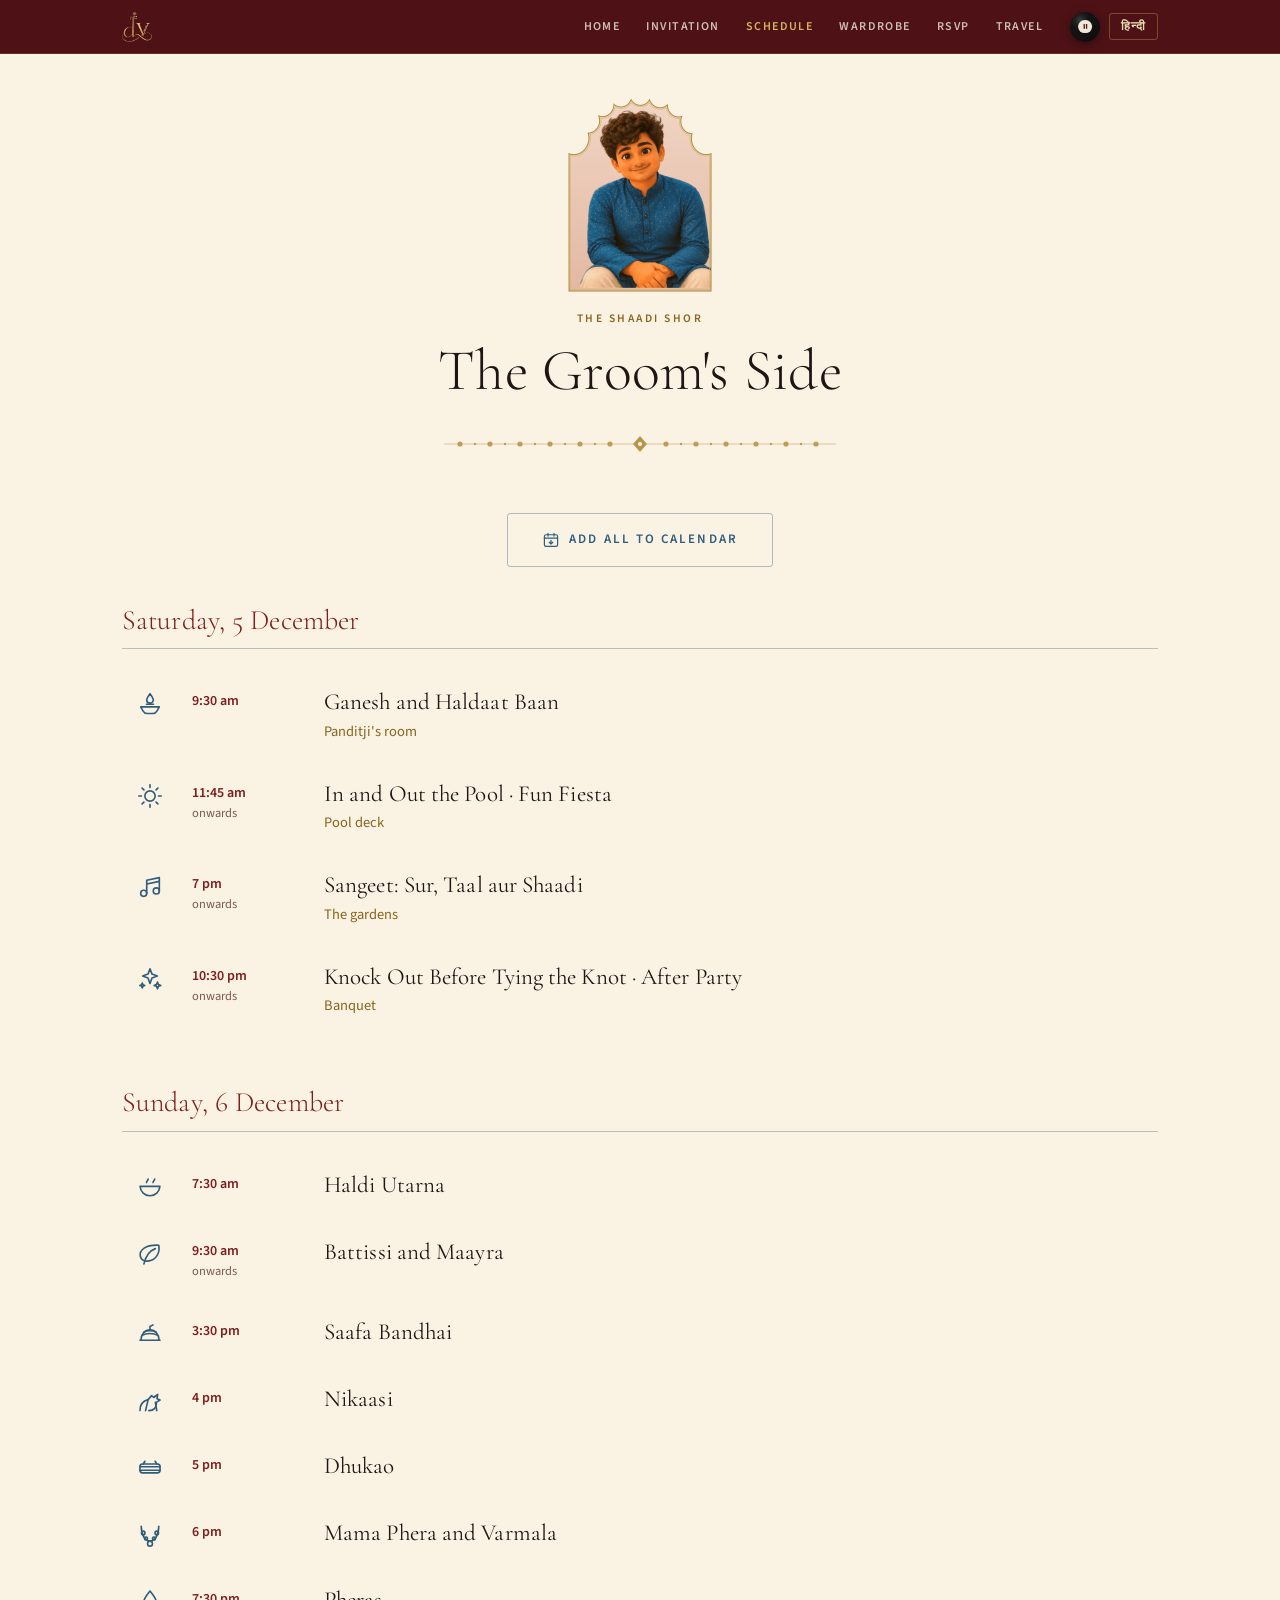
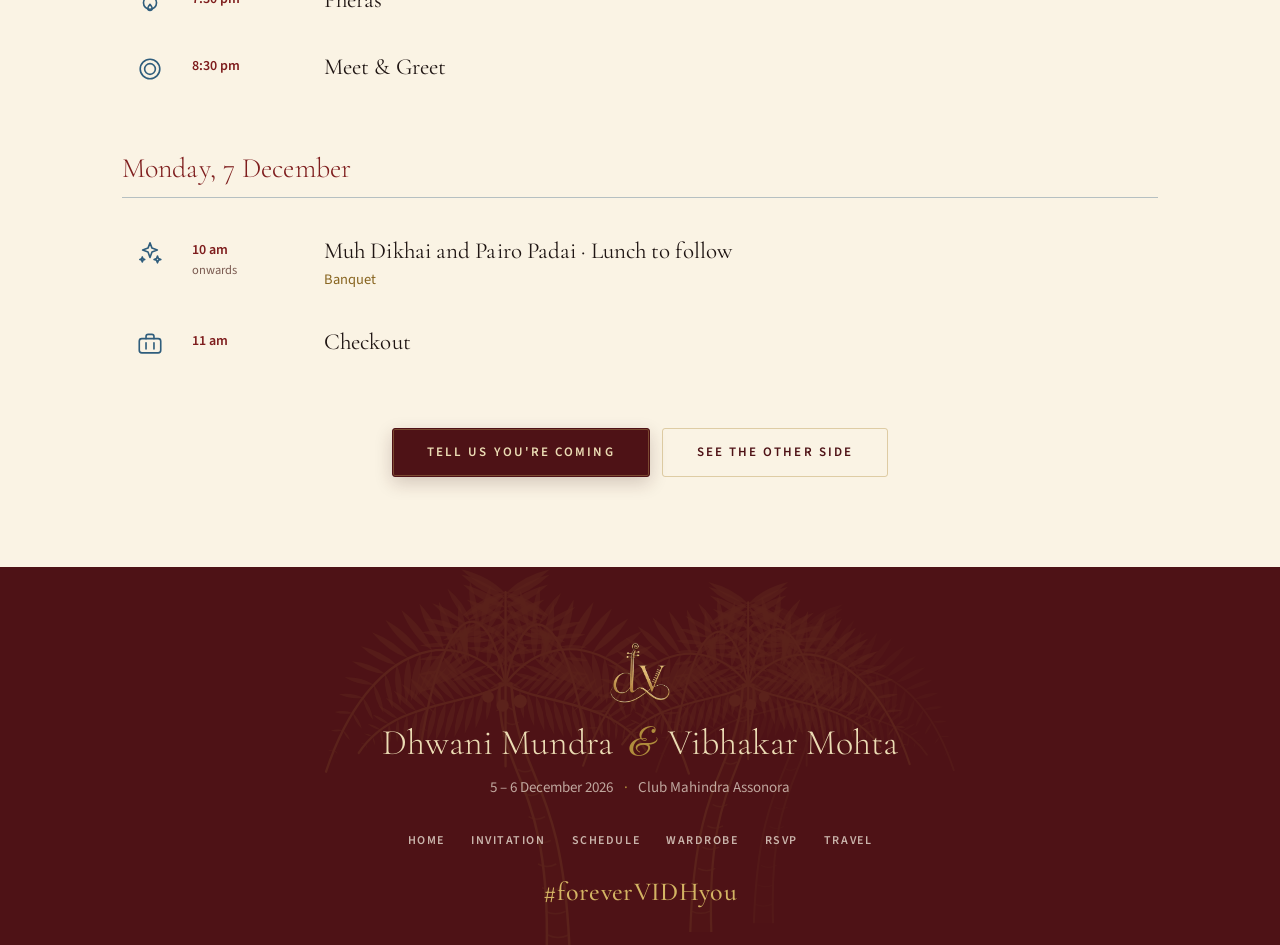
<file: groom.html>
<!doctype html>
<html lang="en">
<head>
<meta charset="utf-8">
<meta name="viewport" content="width=device-width, initial-scale=1, viewport-fit=cover">
<meta name="color-scheme" content="light dark">
<meta name="theme-color" content="#4E1216">

<title>The Groom&#39;s Side · Vibhakar &amp; Dhwani, 5–6 December 2026</title>
<meta name="description" content="Vibhakar and Dhwani are getting married at Club Mahindra Assonora, Goa on 5–6 December 2026. Come and celebrate with us.">
<link rel="canonical" href="https://foreverVIDHyou.github.io/groom.html">

<meta property="og:type" content="website">
<meta property="og:site_name" content="Vibhakar &amp; Dhwani">
<meta property="og:title" content="Vibhakar &amp; Dhwani, 5–6 December 2026">
<meta property="og:description" content="Vibhakar and Dhwani are getting married at Club Mahindra Assonora, Goa on 5–6 December 2026. Come and celebrate with us.">
<meta property="og:url" content="https://foreverVIDHyou.github.io/groom.html">
<meta property="og:image" content="https://foreverVIDHyou.github.io/assets/img/og-7e420dd8.jpg">
<meta property="og:image:secure_url" content="https://foreverVIDHyou.github.io/assets/img/og-7e420dd8.jpg">
<meta property="og:image:type" content="image/jpeg">
<meta property="og:image:width" content="1200">
<meta property="og:image:height" content="630">
<meta property="og:image:alt" content="Vibhakar and Dhwani, 5 to 6 December 2026, Club Mahindra Assonora, Goa">
<meta property="og:locale" content="en_IN">
<meta property="og:locale:alternate" content="hi_IN">
<meta name="twitter:card" content="summary_large_image">
<meta name="twitter:image" content="https://foreverVIDHyou.github.io/assets/img/og-7e420dd8.jpg">

<link rel="icon" href="assets/img/favicon.ico" sizes="any">
<link rel="icon" type="image/png" sizes="32x32" href="assets/img/favicon-32.png">
<link rel="apple-touch-icon" href="assets/img/favicon-180.png">
<link rel="manifest" href="site.webmanifest">

<link rel="preconnect" href="https://fonts.googleapis.com">
<link rel="preconnect" href="https://fonts.gstatic.com" crossorigin>
<link rel="stylesheet" href="https://fonts.googleapis.com/css2?family=Cormorant+Garamond:ital,wght@0,300;0,400;0,500;0,600;1,300;1,400&family=Lora:ital,wght@0,400;0,500;1,400&family=Source+Sans+3:wght@400;600&family=Great+Vibes&family=Noto+Serif+Devanagari:wght@400;500;600&display=swap">
<link rel="stylesheet" href="assets/css/site.css?v=7a12fe36">

<script>
  try {
    var L = localStorage.getItem('vidh-lang');
    if (L === 'hi' || L === 'en') document.documentElement.lang = L;
  } catch (e) {}
  /* Whose name leads. A page that states it (the two invitation links) wins
     and is remembered; every other page follows what was remembered, so a
     guest who arrived on the bride's link keeps her name first as they move
     around. Same shape as the language above, and set before first paint for
     the same reason. */
  try {
    var F = document.documentElement.getAttribute('data-first');
    if (F === 'bride' || F === 'groom') localStorage.setItem('vidh-first', F);
    else {
      F = localStorage.getItem('vidh-first');
      if (F === 'bride' || F === 'groom') document.documentElement.setAttribute('data-first', F);
    }
  } catch (e) {}
</script>

</head>

<body class="p-schedule"
      data-endpoint="https://script.google.com/macros/s/AKfycbymy6_rdmbumeqETV0jLQbreAP3K40K3HsE5ddRc_x_--mpz1VOL0PWOUhVq5NHo9e8tA/exec"
      data-token="vidh-2026">
<a class="skip" href="#main"><span class="l" data-l="en">Skip to content</span><span class="l" data-l="hi" lang="hi">सीधे सामग्री पर जाएँ</span></a>

<header class="head" id="head">
  <div class="head-in">
    <a class="brand" href="index.html" aria-label="Vibhakar and Dhwani">
      <img src="assets/img/mark.png" alt="" width="30" height="30" class="brand-mark">
    </a>

    <nav class="nav" id="nav" aria-label="Pages">
      <a href="index.html" class="nav-a"
><span class="l" data-l="en">Home</span><span class="l" data-l="hi" lang="hi">मुख्य पृष्ठ</span></a>
      <a href="invite.html" class="nav-a"
><span class="l" data-l="en">Invitation</span><span class="l" data-l="hi" lang="hi">निमंत्रण</span></a>
      <a href="schedule.html" class="nav-a on"
aria-current="page"><span class="l" data-l="en">Schedule</span><span class="l" data-l="hi" lang="hi">कार्यक्रम</span></a>
      <a href="wardrobe.html" class="nav-a"
><span class="l" data-l="en">Wardrobe</span><span class="l" data-l="hi" lang="hi">पहनावा</span></a>
      <a href="rsvp.html" class="nav-a"
><span class="l" data-l="en">RSVP</span><span class="l" data-l="hi" lang="hi">उत्तर दें</span></a>
      <a href="travel.html" class="nav-a"
><span class="l" data-l="en">Travel</span><span class="l" data-l="hi" lang="hi">यात्रा</span></a>
    </nav>

    <div class="head-r">
      <button type="button" class="mu" id="mu-btn" aria-pressed="false"
              data-en-aria-label="Play the record" data-hi-aria-label="संगीत चलाएँ"
              aria-label="Play the record"
              data-say='{"tap":"Music",
                         "on":"Playing",
                         "off":"Paused",
                         "missing":""}'
              data-say-hi='{"tap":"\u0938\u0902\u0917\u0940\u0924",
                            "on":"\u092c\u091c \u0930\u0939\u093e \u0939\u0948",
                            "off":"\u0930\u0941\u0915\u093e \u0939\u0941\u0906",
                            "missing":""}'>
        <img class="mu-disc" src="assets/art/vinyl.svg" alt="" width="280" height="280">
        <span class="mu-play" aria-hidden="true">
          <svg class="g-play" viewBox="0 0 24 24" fill="currentColor"><path d="M6 3.4 20.5 12 6 20.6Z"/></svg>
          <svg class="g-pause" viewBox="0 0 24 24" fill="currentColor"><rect x="5.4" y="3.6" width="4.8" height="16.8" rx="1.2"/><rect x="13.8" y="3.6" width="4.8" height="16.8" rx="1.2"/></svg>
        </span>
        <span class="vh" id="mu-state"><span class="l" data-l="en">Music</span><span class="l" data-l="hi" lang="hi">संगीत</span></span>
      </button>

      <button class="lang" id="lang" type="button"
              data-en-aria-label="Read this page in Hindi" data-hi-aria-label="इस पन्ने को अंग्रेज़ी में पढ़ें"
              aria-label="Read this page in Hindi">
        <span class="l" data-l="en">हिन्दी</span><span class="l" data-l="hi" lang="hi">English</span>
      </button>
      <button class="burger" id="burger" type="button" aria-expanded="false"
              aria-controls="nav" aria-label="Menu">
        <span></span><span></span><span></span>
      </button>
    </div>
  </div>
</header>

<main id="main">
<section class="sec sec-prog side-groom">
  <div class="wrap">

    <header class="ph" data-reveal>
      <span class="ph-pt" aria-hidden="true">
        <img src="assets/art/portrait-groom.png" alt="" width="600" height="800"
               loading="lazy" decoding="async">
      </span>
      <p class="eyebrow"><span class="l" data-l="en">The Shaadi Shor</span><span class="l" data-l="hi" lang="hi">शादी का शोर</span></p>
      <h1><span class="l" data-l="en">The Groom&#39;s Side</span><span class="l" data-l="hi" lang="hi">दूल्हे का पक्ष</span></h1>
      <img class="divider" src="assets/art/rule.svg" alt="" aria-hidden="true"
     width="420" height="26" loading="lazy">
    </header>

    <p class="cal-bar" data-reveal>
      <a class="btn btn-ghost cal-add" href="assets/cal/groom.ics"
         download="vibhakar-dhwani-groom.ics" type="text/calendar">
        <svg viewBox="0 0 24 24" fill="none" stroke="currentColor" stroke-width="1.6"
             stroke-linecap="round" stroke-linejoin="round" aria-hidden="true">
          <rect x="3.2" y="5" width="17.6" height="15.4" rx="2.2"/>
          <path d="M3.2 9.6h17.6M8 3.2v3.6M16 3.2v3.6"/>
          <path d="M12 12.4v5M9.6 15l2.4 2.4L14.4 15"/>
        </svg>
        <span class="l" data-l="en">Add all to calendar</span><span class="l" data-l="hi" lang="hi">सब कैलेंडर में जोड़ें</span>
      </a>
    </p>

    <section class="day" data-reveal aria-labelledby="d-2026-12-05">
      <h2 class="day-h" id="d-2026-12-05"><span class="l" data-l="en">Saturday, 5 December</span><span class="l" data-l="hi" lang="hi">शनिवार, ५ दिसंबर</span></h2>
      <div class="evs">
        <div class="ev" data-reveal-item>
  <span class="ev-ic" aria-hidden="true"><svg viewBox="0 0 24 24" fill="none" stroke="currentColor" stroke-width="1.4"
     stroke-linecap="round" stroke-linejoin="round" aria-hidden="true" focusable="false">    <path d="M12 3.2c1.9 2.6 2.8 4 2.8 5.3a2.8 2.8 0 0 1-5.6 0c0-1.3.9-2.7 2.8-5.3Z"/>
    <path d="M4 14.5h16l-2.1 3.6a4 4 0 0 1-3.4 2h-5a4 4 0 0 1-3.4-2Z"/>
    <path d="M9 12.2h6"/></svg></span>
  <p class="ev-t"><time datetime="2026-12-05T09:30"><span class="l" data-l="en">9:30 am</span><span class="l" data-l="hi" lang="hi">सुबह ९:३०</span></time></p>
  <div class="ev-b">
    <h3><span class="l" data-l="en">Ganesh and Haldaat Baan</span><span class="l" data-l="hi" lang="hi">गणेश एवं हल्दात बान</span></h3>
    <p class="ev-v"><span class="l" data-l="en">Panditji&#39;s room</span><span class="l" data-l="hi" lang="hi">पंडितजी का कक्ष</span></p>
  </div>
</div>
        <div class="ev" data-reveal-item>
  <span class="ev-ic" aria-hidden="true"><svg viewBox="0 0 24 24" fill="none" stroke="currentColor" stroke-width="1.4"
     stroke-linecap="round" stroke-linejoin="round" aria-hidden="true" focusable="false">    <circle cx="12" cy="12" r="4.4"/>
    <path d="M12 2.4v2.3M12 19.3v2.3M21.6 12h-2.3M4.7 12H2.4"/>
    <path d="M18.8 5.2l-1.6 1.6M6.8 17.2l-1.6 1.6M18.8 18.8l-1.6-1.6M6.8 6.8L5.2 5.2"/></svg></span>
  <p class="ev-t"><time datetime="2026-12-05T11:45"><span class="l" data-l="en">11:45 am</span><span class="l" data-l="hi" lang="hi">सुबह ११:४५</span></time>    <span class="ev-on"><span class="l" data-l="en">onwards</span><span class="l" data-l="hi" lang="hi">से आगे</span></span></p>
  <div class="ev-b">
    <h3><span class="l" data-l="en">In and Out the Pool · Fun Fiesta</span><span class="l" data-l="hi" lang="hi">पूल में डुबकी · फ़न फ़िएस्ता</span></h3>
    <p class="ev-v"><span class="l" data-l="en">Pool deck</span><span class="l" data-l="hi" lang="hi">पूल डेक</span></p>
  </div>
</div>
        <div class="ev" data-reveal-item>
  <span class="ev-ic" aria-hidden="true"><svg viewBox="0 0 24 24" fill="none" stroke="currentColor" stroke-width="1.4"
     stroke-linecap="round" stroke-linejoin="round" aria-hidden="true" focusable="false">    <circle cx="6.6" cy="17.4" r="2.6"/><circle cx="17.4" cy="15.4" r="2.6"/>
    <path d="M9.2 17.4V6.2l10.8-2.2v11.4"/><path d="M9.2 9.4 20 7.2"/></svg></span>
  <p class="ev-t"><time datetime="2026-12-05T19:00"><span class="l" data-l="en">7 pm</span><span class="l" data-l="hi" lang="hi">रात ७ बजे</span></time>    <span class="ev-on"><span class="l" data-l="en">onwards</span><span class="l" data-l="hi" lang="hi">से आगे</span></span></p>
  <div class="ev-b">
    <h3><span class="l" data-l="en">Sangeet: Sur, Taal aur Shaadi</span><span class="l" data-l="hi" lang="hi">संगीत: सुर, ताल और शादी</span></h3>
    <p class="ev-v"><span class="l" data-l="en">The gardens</span><span class="l" data-l="hi" lang="hi">बगीचा</span></p>
  </div>
</div>
        <div class="ev" data-reveal-item>
  <span class="ev-ic" aria-hidden="true"><svg viewBox="0 0 24 24" fill="none" stroke="currentColor" stroke-width="1.4"
     stroke-linecap="round" stroke-linejoin="round" aria-hidden="true" focusable="false">    <path d="M12 3.2l1.7 4.6 4.6 1.7-4.6 1.7L12 15.8l-1.7-4.6L5.7 9.5l4.6-1.7Z"/>
    <path d="M18.4 14.6l.8 2.1 2.1.8-2.1.8-.8 2.1-.8-2.1-2.1-.8 2.1-.8Z"/>
    <path d="M5.4 15.4l.6 1.5 1.5.6-1.5.6-.6 1.5-.6-1.5-1.5-.6 1.5-.6Z"/></svg></span>
  <p class="ev-t"><time datetime="2026-12-05T22:30"><span class="l" data-l="en">10:30 pm</span><span class="l" data-l="hi" lang="hi">रात १०:३०</span></time>    <span class="ev-on"><span class="l" data-l="en">onwards</span><span class="l" data-l="hi" lang="hi">से आगे</span></span></p>
  <div class="ev-b">
    <h3><span class="l" data-l="en">Knock Out Before Tying the Knot · After Party</span><span class="l" data-l="hi" lang="hi">गाँठ बंधने से पहले धमाल · आफ़्टर पार्टी</span></h3>
    <p class="ev-v"><span class="l" data-l="en">Banquet</span><span class="l" data-l="hi" lang="hi">बैंक्वेट</span></p>
  </div>
</div>
      </div>
    </section>
    <section class="day" data-reveal aria-labelledby="d-2026-12-06">
      <h2 class="day-h" id="d-2026-12-06"><span class="l" data-l="en">Sunday, 6 December</span><span class="l" data-l="hi" lang="hi">रविवार, ६ दिसंबर</span></h2>
      <div class="evs">
        <div class="ev" data-reveal-item>
  <span class="ev-ic" aria-hidden="true"><svg viewBox="0 0 24 24" fill="none" stroke="currentColor" stroke-width="1.4"
     stroke-linecap="round" stroke-linejoin="round" aria-hidden="true" focusable="false">    <path d="M3.5 11.5h17a8.5 8.5 0 0 1-8.5 8 8.5 8.5 0 0 1-8.5-8Z"/>
    <path d="M9 8.2c0-1.4 1.4-1.6 1.4-3M14.6 8.2c0-1.4 1.4-1.6 1.4-3"/></svg></span>
  <p class="ev-t"><time datetime="2026-12-06T07:30"><span class="l" data-l="en">7:30 am</span><span class="l" data-l="hi" lang="hi">सुबह ७:३०</span></time></p>
  <div class="ev-b">
    <h3><span class="l" data-l="en">Haldi Utarna</span><span class="l" data-l="hi" lang="hi">हल्दी उतारना</span></h3>
  </div>
</div>
        <div class="ev" data-reveal-item>
  <span class="ev-ic" aria-hidden="true"><svg viewBox="0 0 24 24" fill="none" stroke="currentColor" stroke-width="1.4"
     stroke-linecap="round" stroke-linejoin="round" aria-hidden="true" focusable="false">    <path d="M19.5 4.5c1.2 6.4-2 12.2-8.4 13.4C7.3 18.6 4.5 17 3.7 14 2.6 8.6 8.4 3.9 19.5 4.5Z"/>
    <path d="M16.6 7.4C12.3 9 8.6 12.6 6.8 20.5"/></svg></span>
  <p class="ev-t"><time datetime="2026-12-06T09:30"><span class="l" data-l="en">9:30 am</span><span class="l" data-l="hi" lang="hi">सुबह ९:३०</span></time>    <span class="ev-on"><span class="l" data-l="en">onwards</span><span class="l" data-l="hi" lang="hi">से आगे</span></span></p>
  <div class="ev-b">
    <h3><span class="l" data-l="en">Battissi and Maayra</span><span class="l" data-l="hi" lang="hi">बत्तीसी एवं मायरा</span></h3>
  </div>
</div>
        <div class="ev" data-reveal-item>
  <span class="ev-ic" aria-hidden="true"><svg viewBox="0 0 24 24" fill="none" stroke="currentColor" stroke-width="1.4"
     stroke-linecap="round" stroke-linejoin="round" aria-hidden="true" focusable="false">    <path d="M4.2 17.4c0-5.2 3.5-9 7.8-9s7.8 3.8 7.8 9"/>
    <path d="M5.2 13.2c3.4-2.2 10.2-2.2 13.6 0M6.6 10.4c2.8-1.6 8-1.6 10.8 0"/>
    <path d="M3.4 17.4h17.2"/><path d="M12 8.4V5.6l2.6-1.4"/></svg></span>
  <p class="ev-t"><time datetime="2026-12-06T15:30"><span class="l" data-l="en">3:30 pm</span><span class="l" data-l="hi" lang="hi">दोपहर ३:३०</span></time></p>
  <div class="ev-b">
    <h3><span class="l" data-l="en">Saafa Bandhai</span><span class="l" data-l="hi" lang="hi">साफ़ा बंधाई</span></h3>
  </div>
</div>
        <div class="ev" data-reveal-item>
  <span class="ev-ic" aria-hidden="true"><svg viewBox="0 0 24 24" fill="none" stroke="currentColor" stroke-width="1.4"
     stroke-linecap="round" stroke-linejoin="round" aria-hidden="true" focusable="false">    <path d="M3.4 20.2c0-5 2.8-8.4 7-9.4l3-3.4 1.8 1.6 3.4-2.6-.6 3.6 2.6 1.2-3 1.8c0 4.6-2.4 7.2-6.6 7.2"/>
    <path d="M10.4 10.8 8.2 20.2M16.6 13.2l1.2 7"/>
    <path d="M15.8 8.2h.01"/></svg></span>
  <p class="ev-t"><time datetime="2026-12-06T16:00"><span class="l" data-l="en">4 pm</span><span class="l" data-l="hi" lang="hi">शाम ४ बजे</span></time></p>
  <div class="ev-b">
    <h3><span class="l" data-l="en">Nikaasi</span><span class="l" data-l="hi" lang="hi">निकासी</span></h3>
  </div>
</div>
        <div class="ev" data-reveal-item>
  <span class="ev-ic" aria-hidden="true"><svg viewBox="0 0 24 24" fill="none" stroke="currentColor" stroke-width="1.4"
     stroke-linecap="round" stroke-linejoin="round" aria-hidden="true" focusable="false">    <rect x="3.4" y="8.6" width="17.2" height="7.6" rx="2.2"/>
    <path d="M3.4 10.9h17.2M3.4 13.9h17.2"/>
    <path d="M7.6 6.2 6.2 8.6M16.4 6.2l1.4 2.4"/></svg></span>
  <p class="ev-t"><time datetime="2026-12-06T17:00"><span class="l" data-l="en">5 pm</span><span class="l" data-l="hi" lang="hi">शाम ५ बजे</span></time></p>
  <div class="ev-b">
    <h3><span class="l" data-l="en">Dhukao</span><span class="l" data-l="hi" lang="hi">ढुकाव</span></h3>
  </div>
</div>
        <div class="ev" data-reveal-item>
  <span class="ev-ic" aria-hidden="true"><svg viewBox="0 0 24 24" fill="none" stroke="currentColor" stroke-width="1.4"
     stroke-linecap="round" stroke-linejoin="round" aria-hidden="true" focusable="false">    <path d="M4.5 4.6c0 7.6 3.4 12.6 7.5 12.6s7.5-5 7.5-12.6"/>
    <circle cx="12" cy="19.4" r="2.1"/>
    <circle cx="6.2" cy="10.2" r="1.5"/><circle cx="17.8" cy="10.2" r="1.5"/>
    <circle cx="8.6" cy="15" r="1.3"/><circle cx="15.4" cy="15" r="1.3"/></svg></span>
  <p class="ev-t"><time datetime="2026-12-06T18:00"><span class="l" data-l="en">6 pm</span><span class="l" data-l="hi" lang="hi">शाम ६ बजे</span></time></p>
  <div class="ev-b">
    <h3><span class="l" data-l="en">Mama Phera and Varmala</span><span class="l" data-l="hi" lang="hi">मामा फेरा एवं वरमाला</span></h3>
  </div>
</div>
        <div class="ev" data-reveal-item>
  <span class="ev-ic" aria-hidden="true"><svg viewBox="0 0 24 24" fill="none" stroke="currentColor" stroke-width="1.4"
     stroke-linecap="round" stroke-linejoin="round" aria-hidden="true" focusable="false">    <path d="M12 2.6c3.4 4.2 5.6 6.8 5.6 10a5.6 5.6 0 1 1-11.2 0c0-3.2 2.2-5.8 5.6-10Z"/>
    <path d="M12 14c1.2 1.5 1.9 2.4 1.9 3.4a1.9 1.9 0 1 1-3.8 0c0-1 .7-1.9 1.9-3.4Z"/></svg></span>
  <p class="ev-t"><time datetime="2026-12-06T19:30"><span class="l" data-l="en">7:30 pm</span><span class="l" data-l="hi" lang="hi">रात ७:३०</span></time></p>
  <div class="ev-b">
    <h3><span class="l" data-l="en">Pheras</span><span class="l" data-l="hi" lang="hi">फेरे</span></h3>
  </div>
</div>
        <div class="ev" data-reveal-item>
  <span class="ev-ic" aria-hidden="true"><svg viewBox="0 0 24 24" fill="none" stroke="currentColor" stroke-width="1.4"
     stroke-linecap="round" stroke-linejoin="round" aria-hidden="true" focusable="false">    <circle cx="12" cy="12" r="8.4"/><circle cx="12" cy="12" r="4.6"/></svg></span>
  <p class="ev-t"><time datetime="2026-12-06T20:30"><span class="l" data-l="en">8:30 pm</span><span class="l" data-l="hi" lang="hi">रात ८:३०</span></time></p>
  <div class="ev-b">
    <h3><span class="l" data-l="en">Meet &amp; Greet</span><span class="l" data-l="hi" lang="hi">मिलन समारोह</span></h3>
  </div>
</div>
      </div>
    </section>
    <section class="day" data-reveal aria-labelledby="d-2026-12-07">
      <h2 class="day-h" id="d-2026-12-07"><span class="l" data-l="en">Monday, 7 December</span><span class="l" data-l="hi" lang="hi">सोमवार, ७ दिसंबर</span></h2>
      <div class="evs">
        <div class="ev" data-reveal-item>
  <span class="ev-ic" aria-hidden="true"><svg viewBox="0 0 24 24" fill="none" stroke="currentColor" stroke-width="1.4"
     stroke-linecap="round" stroke-linejoin="round" aria-hidden="true" focusable="false">    <path d="M12 3.2l1.7 4.6 4.6 1.7-4.6 1.7L12 15.8l-1.7-4.6L5.7 9.5l4.6-1.7Z"/>
    <path d="M18.4 14.6l.8 2.1 2.1.8-2.1.8-.8 2.1-.8-2.1-2.1-.8 2.1-.8Z"/>
    <path d="M5.4 15.4l.6 1.5 1.5.6-1.5.6-.6 1.5-.6-1.5-1.5-.6 1.5-.6Z"/></svg></span>
  <p class="ev-t"><time datetime="2026-12-07T10:00"><span class="l" data-l="en">10 am</span><span class="l" data-l="hi" lang="hi">सुबह १० बजे</span></time>    <span class="ev-on"><span class="l" data-l="en">onwards</span><span class="l" data-l="hi" lang="hi">से आगे</span></span></p>
  <div class="ev-b">
    <h3><span class="l" data-l="en">Muh Dikhai and Pairo Padai · Lunch to follow</span><span class="l" data-l="hi" lang="hi">मुँह दिखाई एवं पैरों पड़ाई · उसके बाद भोज</span></h3>
    <p class="ev-v"><span class="l" data-l="en">Banquet</span><span class="l" data-l="hi" lang="hi">बैंक्वेट</span></p>
  </div>
</div>
        <div class="ev" data-reveal-item>
  <span class="ev-ic" aria-hidden="true"><svg viewBox="0 0 24 24" fill="none" stroke="currentColor" stroke-width="1.4"
     stroke-linecap="round" stroke-linejoin="round" aria-hidden="true" focusable="false">    <rect x="2.8" y="7.4" width="18.4" height="12.2" rx="2.2"/>
    <path d="M8.6 7.4V5.6a1.8 1.8 0 0 1 1.8-1.8h3.2a1.8 1.8 0 0 1 1.8 1.8v1.8"/>
    <path d="M8.6 11v5.2M15.4 11v5.2"/></svg></span>
  <p class="ev-t"><time datetime="2026-12-07T11:00"><span class="l" data-l="en">11 am</span><span class="l" data-l="hi" lang="hi">सुबह ११ बजे</span></time></p>
  <div class="ev-b">
    <h3><span class="l" data-l="en">Checkout</span><span class="l" data-l="hi" lang="hi">चेक-आउट</span></h3>
  </div>
</div>
      </div>
    </section>

    <div class="prog-acts center" data-reveal>
      <a class="btn btn-primary" href="rsvp.html"><span class="l" data-l="en">Tell us you&#39;re coming</span><span class="l" data-l="hi" lang="hi">बताइए कि आप आ रहे हैं</span></a>
      <a class="btn btn-ghost" href="bride.html"><span class="l" data-l="en">See the other side</span><span class="l" data-l="hi" lang="hi">दूसरा पक्ष देखें</span></a>
    </div>

  </div>
</section>
</main>

<footer class="foot">
  <img class="foot-palms" src="assets/art/palms.svg" alt="" width="520" height="310"
       loading="lazy" aria-hidden="true">
  <div class="wrap">
    <img class="foot-mono" src="assets/img/mark.png" alt="" width="66" height="66"
         loading="lazy">
    <p class="foot-names">
      <span><span class="l" data-l="en">Vibhakar Mohta</span><span class="l" data-l="hi" lang="hi">विभाकर मोहता</span></span>
      <span class="amp" aria-hidden="true">&amp;</span>
      <span><span class="l" data-l="en">Dhwani Mundra</span><span class="l" data-l="hi" lang="hi">ध्वनि मूंदड़ा</span></span>
    </p>
    <p class="foot-when"><span class="l" data-l="en">5 – 6 December 2026</span><span class="l" data-l="hi" lang="hi">५ – ६ दिसंबर २०२६</span> <span class="dot">·</span>
       <span class="l" data-l="en">Club Mahindra Assonora</span><span class="l" data-l="hi" lang="hi">क्लब महिंद्रा असनोरा</span></p>

    <nav class="foot-nav" aria-label="Pages">
      <a href="index.html"><span class="l" data-l="en">Home</span><span class="l" data-l="hi" lang="hi">मुख्य पृष्ठ</span></a>
      <a href="invite.html"><span class="l" data-l="en">Invitation</span><span class="l" data-l="hi" lang="hi">निमंत्रण</span></a>
      <a href="schedule.html"><span class="l" data-l="en">Schedule</span><span class="l" data-l="hi" lang="hi">कार्यक्रम</span></a>
      <a href="wardrobe.html"><span class="l" data-l="en">Wardrobe</span><span class="l" data-l="hi" lang="hi">पहनावा</span></a>
      <a href="rsvp.html"><span class="l" data-l="en">RSVP</span><span class="l" data-l="hi" lang="hi">उत्तर दें</span></a>
      <a href="travel.html"><span class="l" data-l="en">Travel</span><span class="l" data-l="hi" lang="hi">यात्रा</span></a>
    </nav>


    <p class="foot-tag">#foreverVIDHyou</p>
  </div>
</footer>

<audio id="mu-audio" loop preload="metadata">
  <source src="assets/audio/theme.mp3" type="audio/mpeg">
  <source src="assets/audio/theme.ogg" type="audio/ogg">
</audio>

<script src="assets/js/site.js?v=316cf040" defer></script>
</body>
</html>
</file>
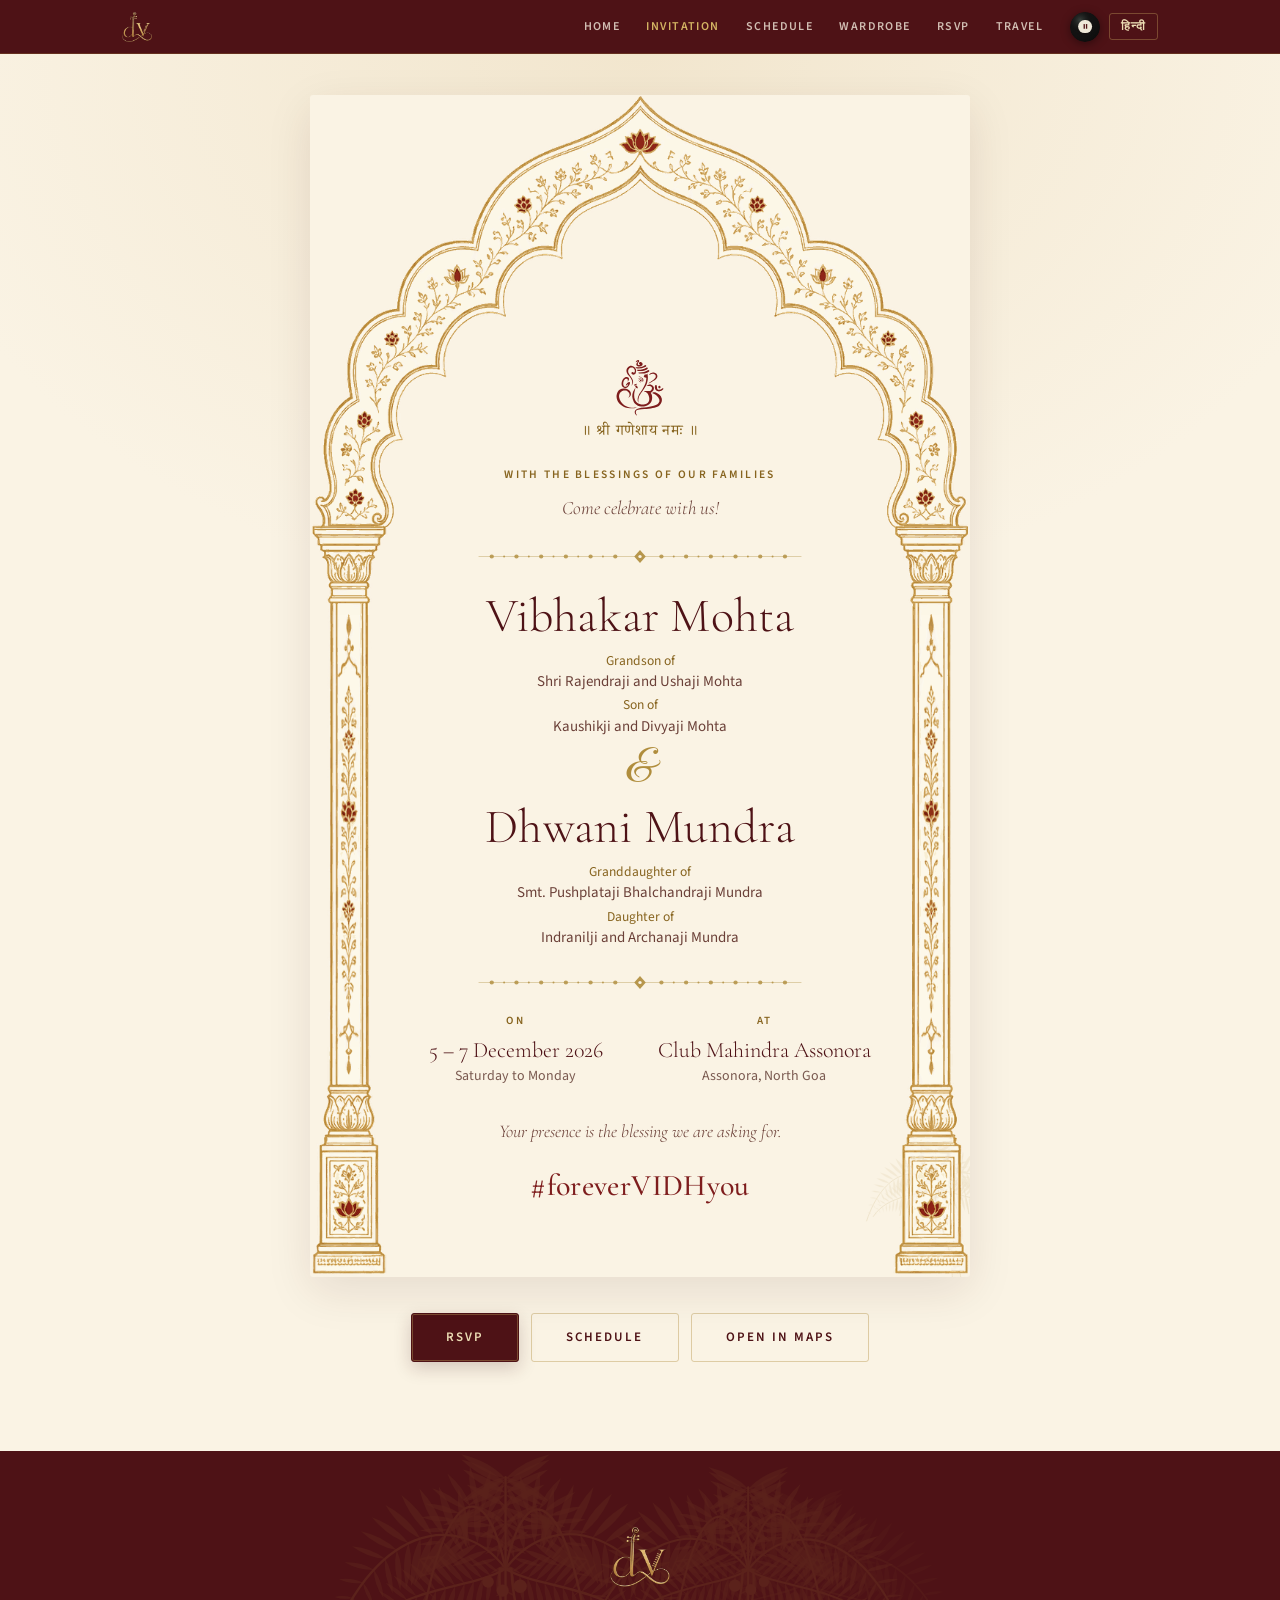
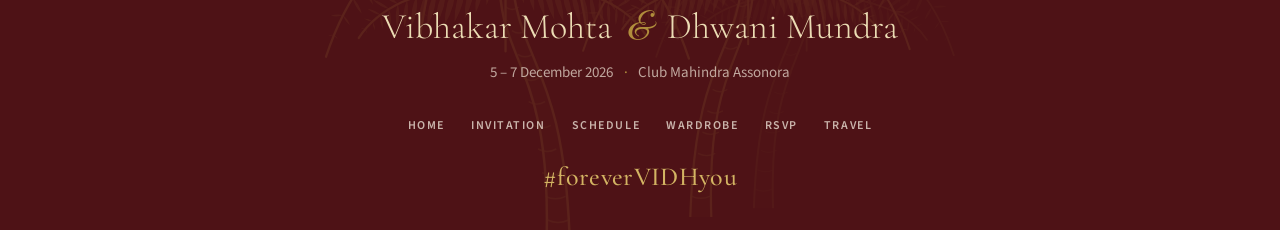
<file: invite.html>
<!doctype html>
<html lang="en">
<head>
<meta charset="utf-8">
<meta name="viewport" content="width=device-width, initial-scale=1, viewport-fit=cover">
<meta name="color-scheme" content="only light">
<meta name="theme-color" content="#4E1216">

<title>With the blessings of our families · Dhwani &amp; Vibhakar, 5–6 December 2026</title>
<meta name="description" content="Dhwani and Vibhakar are getting married at Club Mahindra Assonora, Goa on 5–6 December 2026. Come and celebrate with us.">
<link rel="canonical" href="https://foreverVIDHyou.github.io/invite.html">

<meta property="og:type" content="website">
<meta property="og:site_name" content="Vibhakar &amp; Dhwani">
<meta property="og:title" content="Dhwani &amp; Vibhakar, 5–6 December 2026">
<meta property="og:description" content="Dhwani and Vibhakar are getting married at Club Mahindra Assonora, Goa on 5–6 December 2026. Come and celebrate with us.">
<meta property="og:url" content="https://foreverVIDHyou.github.io/invite.html">
<meta property="og:image" content="https://foreverVIDHyou.github.io/assets/img/og-a29972f2.jpg">
<meta property="og:image:secure_url" content="https://foreverVIDHyou.github.io/assets/img/og-a29972f2.jpg">
<meta property="og:image:type" content="image/jpeg">
<meta property="og:image:width" content="1200">
<meta property="og:image:height" content="630">
<meta property="og:image:alt" content="Vibhakar and Dhwani, 5 to 6 December 2026, Club Mahindra Assonora, Goa">
<meta property="og:locale" content="en_IN">
<meta property="og:locale:alternate" content="hi_IN">
<meta name="twitter:card" content="summary_large_image">
<meta name="twitter:image" content="https://foreverVIDHyou.github.io/assets/img/og-a29972f2.jpg">

<link rel="icon" href="assets/img/favicon.ico" sizes="any">
<link rel="icon" type="image/png" sizes="32x32" href="assets/img/favicon-32.png">
<link rel="apple-touch-icon" href="assets/img/favicon-180.png">
<link rel="manifest" href="site.webmanifest">

<link rel="preconnect" href="https://fonts.googleapis.com">
<link rel="preconnect" href="https://fonts.gstatic.com" crossorigin>
<link rel="stylesheet" href="https://fonts.googleapis.com/css2?family=Cormorant+Garamond:ital,wght@0,300;0,400;0,500;0,600;1,300;1,400&family=Lora:ital,wght@0,400;0,500;1,400&family=Source+Sans+3:wght@400;600&family=Great+Vibes&family=Noto+Serif+Devanagari:wght@400;500;600&display=swap">
<link rel="stylesheet" href="assets/css/site.css?v=82b7360a">

<script>
  try {
    var L = localStorage.getItem('vidh-lang');
    if (L === 'hi' || L === 'en') document.documentElement.lang = L;
  } catch (e) {}
  /* Whose name leads, remembered exactly like the language above and applied
     before first paint for the same reason. Nothing on the site sets it: the
     /bride and /groom links do, then send the guest here. Absent means the
     groom's order, which is how every name pair is written in the markup. */
  try {
    var F = localStorage.getItem('vidh-first');
    if (F === 'bride' || F === 'groom') document.documentElement.setAttribute('data-first', F);
  } catch (e) {}
</script>

</head>

<body class="p-invite"
      data-endpoint="https://script.google.com/macros/s/AKfycbx1z4PcyO6lin9_cqxl9S9qViLBDrhGf9iMxoR4CyunZHj6qS7wj9RZC0NhYUhXJ8vgEw/exec"
      data-token="vidh-2026">
<a class="skip" href="#main"><span class="l" data-l="en">Skip to content</span><span class="l" data-l="hi" lang="hi">सीधे सामग्री पर जाएँ</span></a>

<header class="head" id="head">
  <div class="head-in">
    <a class="brand" href="index.html" aria-label="Vibhakar and Dhwani">
      <img src="assets/img/mark.png" alt="" width="30" height="30" class="brand-mark">
    </a>

    <nav class="nav" id="nav" aria-label="Pages">
      <a href="index.html" class="nav-a"
><span class="l" data-l="en">Home</span><span class="l" data-l="hi" lang="hi">मुख्य पृष्ठ</span></a>
      <a href="invite.html" class="nav-a on"
aria-current="page"><span class="l" data-l="en">Invitation</span><span class="l" data-l="hi" lang="hi">निमंत्रण</span></a>
      <a href="schedule.html" class="nav-a"
><span class="l" data-l="en">Schedule</span><span class="l" data-l="hi" lang="hi">कार्यक्रम</span></a>
      <a href="wardrobe.html" class="nav-a"
><span class="l" data-l="en">Wardrobe</span><span class="l" data-l="hi" lang="hi">पहनावा</span></a>
      <a href="rsvp.html" class="nav-a"
><span class="l" data-l="en">RSVP</span><span class="l" data-l="hi" lang="hi">उत्तर दें</span></a>
      <a href="travel.html" class="nav-a"
><span class="l" data-l="en">Travel</span><span class="l" data-l="hi" lang="hi">यात्रा</span></a>
    </nav>

    <div class="head-r">
      <button type="button" class="mu" id="mu-btn" aria-pressed="false"
              data-en-aria-label="Play the record" data-hi-aria-label="संगीत चलाएँ"
              aria-label="Play the record"
              data-say='{"tap":"Music",
                         "on":"Playing",
                         "off":"Paused",
                         "missing":""}'
              data-say-hi='{"tap":"\u0938\u0902\u0917\u0940\u0924",
                            "on":"\u092c\u091c \u0930\u0939\u093e \u0939\u0948",
                            "off":"\u0930\u0941\u0915\u093e \u0939\u0941\u0906",
                            "missing":""}'>
        <img class="mu-disc" src="assets/art/vinyl.svg" alt="" width="280" height="280">
        <span class="mu-play" aria-hidden="true">
          <svg class="g-play" viewBox="0 0 24 24" fill="currentColor"><path d="M6 3.4 20.5 12 6 20.6Z"/></svg>
          <svg class="g-pause" viewBox="0 0 24 24" fill="currentColor"><rect x="5.4" y="3.6" width="4.8" height="16.8" rx="1.2"/><rect x="13.8" y="3.6" width="4.8" height="16.8" rx="1.2"/></svg>
        </span>
        <span class="vh" id="mu-state"><span class="l" data-l="en">Music</span><span class="l" data-l="hi" lang="hi">संगीत</span></span>
      </button>

      <button class="lang" id="lang" type="button"
              data-en-aria-label="Read this page in Hindi" data-hi-aria-label="इस पन्ने को अंग्रेज़ी में पढ़ें"
              aria-label="Read this page in Hindi">
        <span class="l" data-l="en">हिन्दी</span><span class="l" data-l="hi" lang="hi">English</span>
      </button>
      <button class="burger" id="burger" type="button" aria-expanded="false"
              aria-controls="nav" aria-label="Menu">
        <span></span><span></span><span></span>
      </button>
    </div>
  </div>
</header>

<main id="main">
<section class="sec sec-invite">
  <div class="wrap">

    <article class="card" data-reveal>
      <div class="card-art" aria-hidden="true">
        <img class="card-palm l" src="assets/art/palm.svg" alt="" width="240" height="310" loading="lazy">
        <img class="card-palm r" src="assets/art/palm-flip.svg" alt="" width="240" height="310" loading="lazy">
      </div>

      <div class="card-frame" aria-hidden="true">
        <img class="cf-head" src="assets/art/arch-head.png" alt=""
             width="900" height="709" fetchpriority="high" decoding="async">
        <img class="cf-shaft" src="assets/art/arch-shaft.png" alt=""
             width="900" height="397" decoding="async">
        <img class="cf-base" src="assets/art/arch-base.png" alt=""
             width="900" height="313" decoding="async">
      </div>

      <div class="card-in">
        <img class="card-gan" src="assets/art/ganesh.svg" alt="" aria-hidden="true"
             width="200" height="208">
        <p class="card-om" lang="hi">॥ श्री गणेशाय नमः ॥</p>
        <p class="card-eb"><span class="l" data-l="en">With the blessings of our families</span><span class="l" data-l="hi" lang="hi">परिवारजनों के आशीर्वाद से</span></p>
        <p class="card-req"><span class="l" data-l="en">Come celebrate with us!</span><span class="l" data-l="hi" lang="hi">आइए, हमारे साथ जश्न मनाइए!</span></p>

        <img class="divider" src="assets/art/rule.svg" alt="" aria-hidden="true"
     width="420" height="26" loading="lazy">

        <div class="card-names">
          <div class="cn">
            <h1><span class="l" data-l="en">Dhwani Mundra</span><span class="l" data-l="hi" lang="hi">ध्वनि मूंदड़ा</span></h1>
            <p class="cn-p"><span class="cn-l"><span class="l" data-l="en">Granddaughter of</span><span class="l" data-l="hi" lang="hi">सुपौत्री</span></span> <span class="l" data-l="en">Smt. Pushplataji Bhalchandraji Mundra</span><span class="l" data-l="hi" lang="hi">श्रीमती पुष्पलता जी भालचंद्र जी मूंदड़ा</span></p>
            <p class="cn-p"><span class="cn-l"><span class="l" data-l="en">Daughter of</span><span class="l" data-l="hi" lang="hi">सुपुत्री</span></span> <span class="l" data-l="en">Indranilji and Archanaji Mundra</span><span class="l" data-l="hi" lang="hi">इंद्रनील जी एवं अर्चना जी मूंदड़ा</span></p>
          </div>

          <p class="cn-amp" aria-hidden="true">&amp;</p>

          <div class="cn">
            <h1><span class="l" data-l="en">Vibhakar Mohta</span><span class="l" data-l="hi" lang="hi">विभाकर मोहता</span></h1>
            <p class="cn-p"><span class="cn-l"><span class="l" data-l="en">Grandson of</span><span class="l" data-l="hi" lang="hi">सुपौत्र</span></span> <span class="l" data-l="en">Shri Rajendraji and Ushaji Mohta</span><span class="l" data-l="hi" lang="hi">श्री राजेंद्र जी एवं उषा जी मोहता</span></p>
            <p class="cn-p"><span class="cn-l"><span class="l" data-l="en">Son of</span><span class="l" data-l="hi" lang="hi">सुपुत्र</span></span> <span class="l" data-l="en">Kaushikji and Divyaji Mohta</span><span class="l" data-l="hi" lang="hi">कौशिक जी एवं दिव्या जी मोहता</span></p>
          </div>
        </div>

        <img class="divider" src="assets/art/rule.svg" alt="" aria-hidden="true"
     width="420" height="26" loading="lazy">

        <dl class="card-when">
          <div>
            <dt><span class="l" data-l="en">on</span><span class="l" data-l="hi" lang="hi">दिनांक</span></dt>
            <dd class="cw-big"><span class="sided-b"><span class="l" data-l="en">5 – 6 December 2026</span><span class="l" data-l="hi" lang="hi">५ – ६ दिसंबर २०२६</span></span><span class="sided-g"><span class="l" data-l="en">5 – 7 December 2026</span><span class="l" data-l="hi" lang="hi">५ – ७ दिसंबर २०२६</span></span></dd>
            <dd class="cw-sm"><span class="sided-b"><span class="l" data-l="en">Saturday and Sunday</span><span class="l" data-l="hi" lang="hi">शनिवार एवं रविवार</span></span><span class="sided-g"><span class="l" data-l="en">Saturday to Monday</span><span class="l" data-l="hi" lang="hi">शनिवार से सोमवार</span></span></dd>
          </div>
          <div>
            <dt><span class="l" data-l="en">at</span><span class="l" data-l="hi" lang="hi">स्थान</span></dt>
            <dd class="cw-big"><span class="l" data-l="en">Club Mahindra Assonora</span><span class="l" data-l="hi" lang="hi">क्लब महिंद्रा असनोरा</span></dd>
            <dd class="cw-sm"><span class="l" data-l="en">Assonora, North Goa</span><span class="l" data-l="hi" lang="hi">असनोरा, उत्तरी गोवा</span></dd>
          </div>
        </dl>

        <p class="card-close"><span class="l" data-l="en">Your presence is the blessing we are asking for.</span><span class="l" data-l="hi" lang="hi">आपकी उपस्थिति ही हमारा आशीर्वाद है।</span></p>
        <p class="card-tag">#foreverVIDHyou</p>
      </div>
    </article>

    <div class="invite-acts center" data-reveal>
      <a class="btn btn-primary" href="rsvp.html"><span class="l" data-l="en">RSVP</span><span class="l" data-l="hi" lang="hi">उत्तर दें</span></a>
      <a class="btn btn-ghost" href="schedule.html"><span class="l" data-l="en">Schedule</span><span class="l" data-l="hi" lang="hi">कार्यक्रम</span></a>
      <a class="btn btn-ghost" href="https://maps.google.com/?q=Club+Mahindra+Assonora+Goa"
         target="_blank" rel="noopener"><span class="l" data-l="en">Open in Maps</span><span class="l" data-l="hi" lang="hi">मैप में खोलें</span></a>
    </div>

  </div>
</section>
</main>

<footer class="foot">
  <img class="foot-palms" src="assets/art/palms.svg" alt="" width="520" height="310"
       loading="lazy" aria-hidden="true">
  <div class="wrap">
    <img class="foot-mono" src="assets/img/mark.png" alt="" width="66" height="66"
         loading="lazy">
    <p class="foot-names">
      <span><span class="l" data-l="en">Dhwani Mundra</span><span class="l" data-l="hi" lang="hi">ध्वनि मूंदड़ा</span></span>
      <span class="amp" aria-hidden="true">&amp;</span>
      <span><span class="l" data-l="en">Vibhakar Mohta</span><span class="l" data-l="hi" lang="hi">विभाकर मोहता</span></span>
    </p>
    <p class="foot-when"><span class="sided-b"><span class="l" data-l="en">5 – 6 December 2026</span><span class="l" data-l="hi" lang="hi">५ – ६ दिसंबर २०२६</span></span><span class="sided-g"><span class="l" data-l="en">5 – 7 December 2026</span><span class="l" data-l="hi" lang="hi">५ – ७ दिसंबर २०२६</span></span> <span class="dot">·</span>
       <span class="l" data-l="en">Club Mahindra Assonora</span><span class="l" data-l="hi" lang="hi">क्लब महिंद्रा असनोरा</span></p>

    <nav class="foot-nav" aria-label="Pages">
      <a href="index.html"><span class="l" data-l="en">Home</span><span class="l" data-l="hi" lang="hi">मुख्य पृष्ठ</span></a>
      <a href="invite.html"><span class="l" data-l="en">Invitation</span><span class="l" data-l="hi" lang="hi">निमंत्रण</span></a>
      <a href="schedule.html"><span class="l" data-l="en">Schedule</span><span class="l" data-l="hi" lang="hi">कार्यक्रम</span></a>
      <a href="wardrobe.html"><span class="l" data-l="en">Wardrobe</span><span class="l" data-l="hi" lang="hi">पहनावा</span></a>
      <a href="rsvp.html"><span class="l" data-l="en">RSVP</span><span class="l" data-l="hi" lang="hi">उत्तर दें</span></a>
      <a href="travel.html"><span class="l" data-l="en">Travel</span><span class="l" data-l="hi" lang="hi">यात्रा</span></a>
    </nav>


    <p class="foot-tag">#foreverVIDHyou</p>
  </div>
</footer>

<audio id="mu-audio" loop preload="metadata">
  <source src="assets/audio/theme.mp3" type="audio/mpeg">
  <source src="assets/audio/theme.ogg" type="audio/ogg">
</audio>

<script src="assets/js/site.js?v=cc814c0b" defer></script>
</body>
</html>
</file>
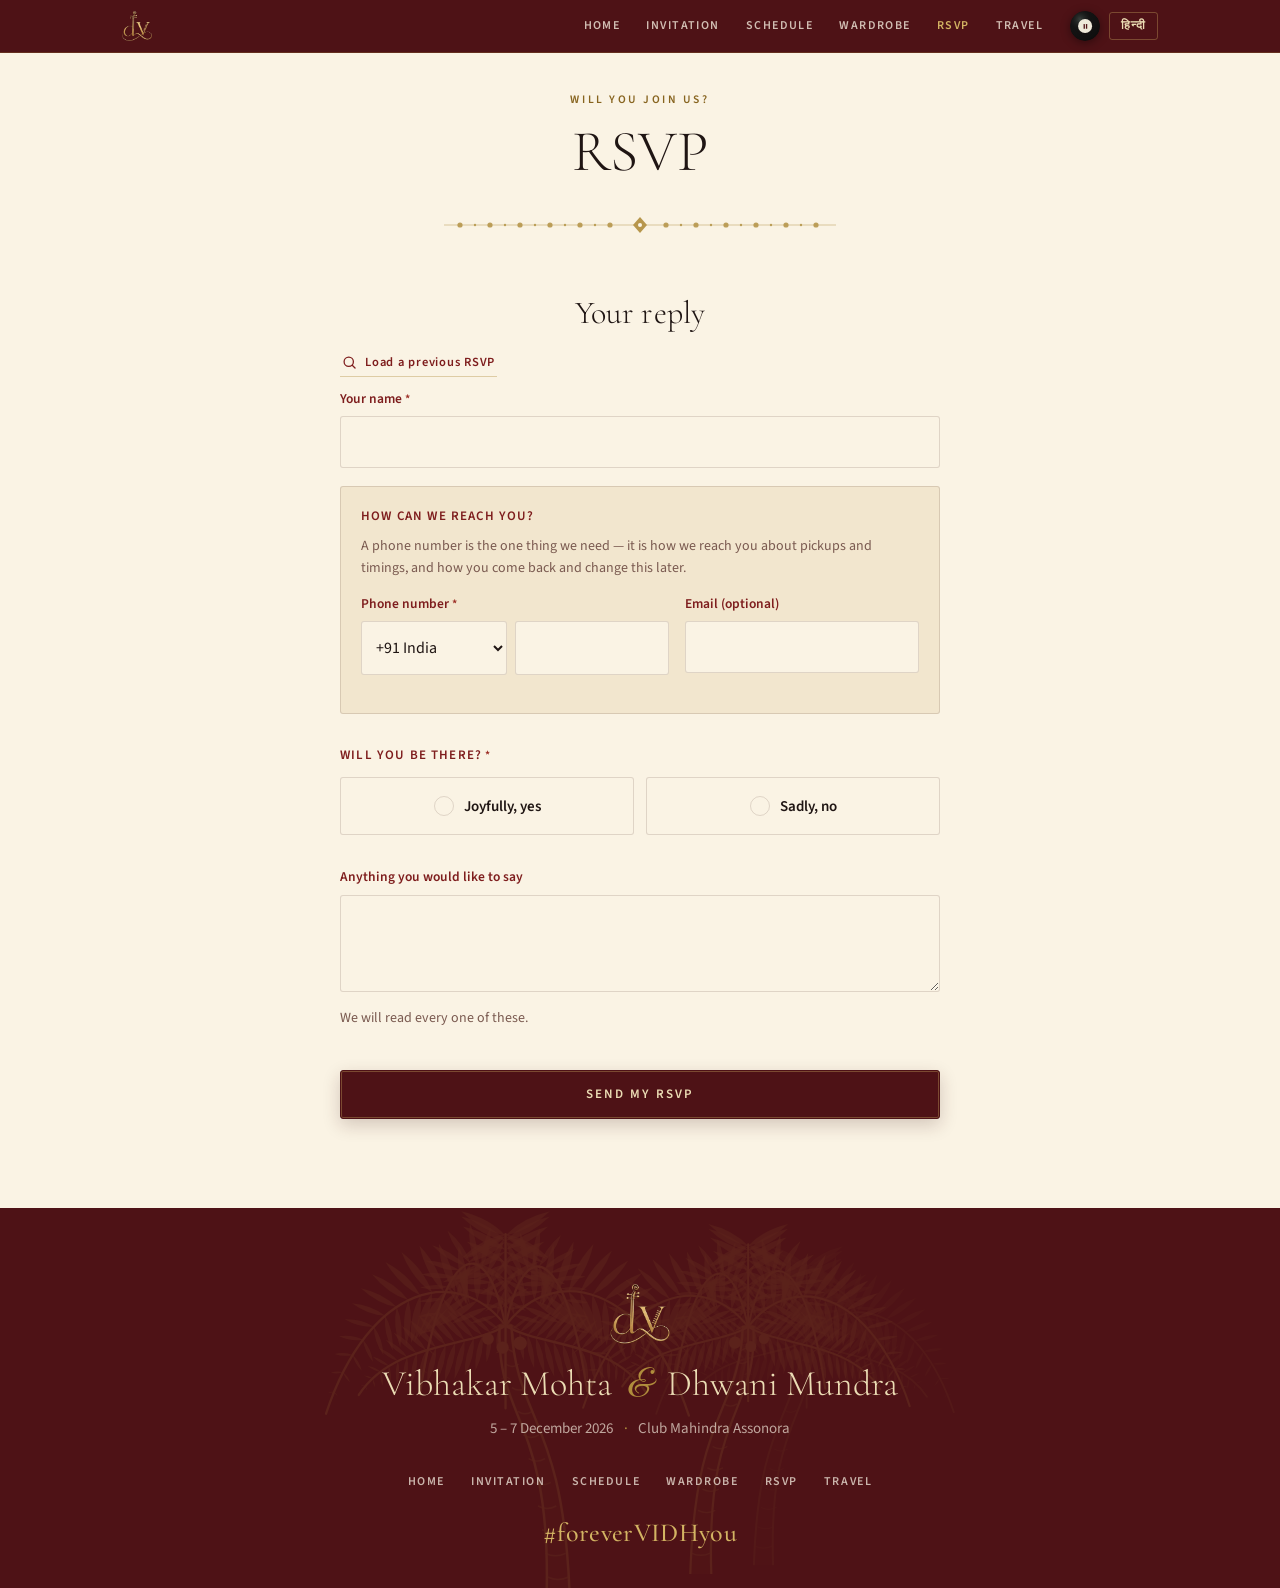
<file: rsvp.html>
<!doctype html>
<html lang="en">
<head>
<meta charset="utf-8">
<meta name="viewport" content="width=device-width, initial-scale=1, viewport-fit=cover">
<meta name="color-scheme" content="only light">
<meta name="theme-color" content="#4E1216">

<title>RSVP · Dhwani &amp; Vibhakar, 5–6 December 2026</title>
<meta name="description" content="Dhwani and Vibhakar are getting married at Club Mahindra Assonora, Goa on 5–6 December 2026. Come and celebrate with us.">
<link rel="canonical" href="https://foreverVIDHyou.github.io/rsvp.html">

<meta property="og:type" content="website">
<meta property="og:site_name" content="Vibhakar &amp; Dhwani">
<meta property="og:title" content="Dhwani &amp; Vibhakar, 5–6 December 2026">
<meta property="og:description" content="Dhwani and Vibhakar are getting married at Club Mahindra Assonora, Goa on 5–6 December 2026. Come and celebrate with us.">
<meta property="og:url" content="https://foreverVIDHyou.github.io/rsvp.html">
<meta property="og:image" content="https://foreverVIDHyou.github.io/assets/img/og-a29972f2.jpg">
<meta property="og:image:secure_url" content="https://foreverVIDHyou.github.io/assets/img/og-a29972f2.jpg">
<meta property="og:image:type" content="image/jpeg">
<meta property="og:image:width" content="1200">
<meta property="og:image:height" content="630">
<meta property="og:image:alt" content="Vibhakar and Dhwani, 5 to 6 December 2026, Club Mahindra Assonora, Goa">
<meta property="og:locale" content="en_IN">
<meta property="og:locale:alternate" content="hi_IN">
<meta name="twitter:card" content="summary_large_image">
<meta name="twitter:image" content="https://foreverVIDHyou.github.io/assets/img/og-a29972f2.jpg">

<link rel="icon" href="assets/img/favicon.ico" sizes="any">
<link rel="icon" type="image/png" sizes="32x32" href="assets/img/favicon-32.png">
<link rel="apple-touch-icon" href="assets/img/favicon-180.png">
<link rel="manifest" href="site.webmanifest">

<link rel="preconnect" href="https://fonts.googleapis.com">
<link rel="preconnect" href="https://fonts.gstatic.com" crossorigin>
<link rel="stylesheet" href="https://fonts.googleapis.com/css2?family=Cormorant+Garamond:ital,wght@0,300;0,400;0,500;0,600;1,300;1,400&family=Lora:ital,wght@0,400;0,500;1,400&family=Source+Sans+3:wght@400;600&family=Great+Vibes&family=Noto+Serif+Devanagari:wght@400;500;600&display=swap">
<link rel="stylesheet" href="assets/css/site.css?v=82b7360a">

<script>
  try {
    var L = localStorage.getItem('vidh-lang');
    if (L === 'hi' || L === 'en') document.documentElement.lang = L;
  } catch (e) {}
  /* Whose name leads, remembered exactly like the language above and applied
     before first paint for the same reason. Nothing on the site sets it: the
     /bride and /groom links do, then send the guest here. Absent means the
     groom's order, which is how every name pair is written in the markup. */
  try {
    var F = localStorage.getItem('vidh-first');
    if (F === 'bride' || F === 'groom') document.documentElement.setAttribute('data-first', F);
  } catch (e) {}
</script>

</head>

<body class="p-rsvp"
      data-endpoint="https://script.google.com/macros/s/AKfycbx1z4PcyO6lin9_cqxl9S9qViLBDrhGf9iMxoR4CyunZHj6qS7wj9RZC0NhYUhXJ8vgEw/exec"
      data-token="vidh-2026">
<a class="skip" href="#main"><span class="l" data-l="en">Skip to content</span><span class="l" data-l="hi" lang="hi">सीधे सामग्री पर जाएँ</span></a>

<header class="head" id="head">
  <div class="head-in">
    <a class="brand" href="index.html" aria-label="Vibhakar and Dhwani">
      <img src="assets/img/mark.png" alt="" width="30" height="30" class="brand-mark">
    </a>

    <nav class="nav" id="nav" aria-label="Pages">
      <a href="index.html" class="nav-a"
><span class="l" data-l="en">Home</span><span class="l" data-l="hi" lang="hi">मुख्य पृष्ठ</span></a>
      <a href="invite.html" class="nav-a"
><span class="l" data-l="en">Invitation</span><span class="l" data-l="hi" lang="hi">निमंत्रण</span></a>
      <a href="schedule.html" class="nav-a"
><span class="l" data-l="en">Schedule</span><span class="l" data-l="hi" lang="hi">कार्यक्रम</span></a>
      <a href="wardrobe.html" class="nav-a"
><span class="l" data-l="en">Wardrobe</span><span class="l" data-l="hi" lang="hi">पहनावा</span></a>
      <a href="rsvp.html" class="nav-a on"
aria-current="page"><span class="l" data-l="en">RSVP</span><span class="l" data-l="hi" lang="hi">उत्तर दें</span></a>
      <a href="travel.html" class="nav-a"
><span class="l" data-l="en">Travel</span><span class="l" data-l="hi" lang="hi">यात्रा</span></a>
    </nav>

    <div class="head-r">
      <button type="button" class="mu" id="mu-btn" aria-pressed="false"
              data-en-aria-label="Play the record" data-hi-aria-label="संगीत चलाएँ"
              aria-label="Play the record"
              data-say='{"tap":"Music",
                         "on":"Playing",
                         "off":"Paused",
                         "missing":""}'
              data-say-hi='{"tap":"\u0938\u0902\u0917\u0940\u0924",
                            "on":"\u092c\u091c \u0930\u0939\u093e \u0939\u0948",
                            "off":"\u0930\u0941\u0915\u093e \u0939\u0941\u0906",
                            "missing":""}'>
        <img class="mu-disc" src="assets/art/vinyl.svg" alt="" width="280" height="280">
        <span class="mu-play" aria-hidden="true">
          <svg class="g-play" viewBox="0 0 24 24" fill="currentColor"><path d="M6 3.4 20.5 12 6 20.6Z"/></svg>
          <svg class="g-pause" viewBox="0 0 24 24" fill="currentColor"><rect x="5.4" y="3.6" width="4.8" height="16.8" rx="1.2"/><rect x="13.8" y="3.6" width="4.8" height="16.8" rx="1.2"/></svg>
        </span>
        <span class="vh" id="mu-state"><span class="l" data-l="en">Music</span><span class="l" data-l="hi" lang="hi">संगीत</span></span>
      </button>

      <button class="lang" id="lang" type="button"
              data-en-aria-label="Read this page in Hindi" data-hi-aria-label="इस पन्ने को अंग्रेज़ी में पढ़ें"
              aria-label="Read this page in Hindi">
        <span class="l" data-l="en">हिन्दी</span><span class="l" data-l="hi" lang="hi">English</span>
      </button>
      <button class="burger" id="burger" type="button" aria-expanded="false"
              aria-controls="nav" aria-label="Menu">
        <span></span><span></span><span></span>
      </button>
    </div>
  </div>
</header>

<main id="main">
<section class="sec sec-rsvp" id="rsvp">
  <div class="wrap narrow">

    <header class="ph" data-reveal>
  <p class="eyebrow"><span class="l" data-l="en">Will you join us?</span><span class="l" data-l="hi" lang="hi">क्या आप हमारे साथ होंगे?</span></p>
  <h1><span class="l" data-l="en">RSVP</span><span class="l" data-l="hi" lang="hi">अपनी उपस्थिति बताएं</span></h1>
  <img class="divider" src="assets/art/rule.svg" alt="" aria-hidden="true"
     width="420" height="26" loading="lazy">
</header>


    <div class="rsvp-box"
         data-endpoint="https://script.google.com/macros/s/AKfycbymy6_rdmbumeqETV0jLQbreAP3K40K3HsE5ddRc_x_--mpz1VOL0PWOUhVq5NHo9e8tA/exec"
         data-token="vidh-2026"
         id="rsvp-box">

      <dialog class="lk-dlg" id="lk-dlg" aria-labelledby="lk-h">
        <div class="lk-dlg-in">
          <p class="lk-h" id="lk-h"><span class="l" data-l="en">Already replied?</span><span class="l" data-l="hi" lang="hi">पहले उत्तर दे चुके हैं?</span></p>
          <p class="lk-i"><span class="l" data-l="en">Find your reply with the phone number or email address you used.</span><span class="l" data-l="hi" lang="hi">जो फ़ोन नंबर या ईमेल आपने दिया था, उससे अपना उत्तर खोजिए।</span></p>

          <label class="vh" for="lk-key"><span class="l" data-l="en">Already replied? Find your RSVP</span><span class="l" data-l="hi" lang="hi">पहले जवाब दे चुके हैं? अपना आर.एस.वी.पी. खोजें</span></label>
          <input type="text" id="lk-key" autocomplete="off" inputmode="email"
                 data-en-placeholder="Your phone number or email" data-hi-placeholder="आपका फ़ोन नंबर या ईमेल"
                 placeholder="Your phone number or email">

          <p class="lk-err" id="lk-err" role="alert" hidden>
            <span data-e="empty" hidden><span class="l" data-l="en">Type the phone number or email address first.</span><span class="l" data-l="hi" lang="hi">पहले फ़ोन नंबर या ईमेल लिखें।</span></span>
            <span data-e="error" hidden><span class="l" data-l="en">We could not reach the guest list just now. Please try once more.</span><span class="l" data-l="hi" lang="hi">अभी सूची तक नहीं पहुँच सके। कृपया एक बार और कोशिश करें।</span></span>
          </p>

          <div class="lk-acts">
            <button type="button" class="btn btn-ghost" id="lk-cancel">
              <span class="l" data-l="en">Cancel</span><span class="l" data-l="hi" lang="hi">रहने दीजिए</span>
            </button>
            <button type="button" class="btn btn-primary" id="lk-go">
              <span class="spin" aria-hidden="true"></span>
              <span class="lk-go-t"><span class="l" data-l="en">Find my RSVP</span><span class="l" data-l="hi" lang="hi">मेरा जवाब खोजें</span></span>
            </button>
          </div>
        </div>
      </dialog>

      <!-- ========================= the form ======================== -->
      <form class="rf" id="rf" novalidate>
        <!-- Bots fill anything they find. Humans never see this. -->
        <div class="hp" aria-hidden="true">
          <label>Do not fill this in
            <input type="text" name="hp" id="hp" tabindex="-1" autocomplete="off">
          </label>
        </div>

        <h2 class="rf-h"><span class="l" data-l="en">Your reply</span><span class="l" data-l="hi" lang="hi">आपका उत्तर</span></h2>

        <p class="lk-bar">
          <button type="button" class="lk-open" id="lk-open">
            <svg viewBox="0 0 20 20" fill="none" stroke="currentColor" stroke-width="1.7"
                 stroke-linecap="round" stroke-linejoin="round" aria-hidden="true">
              <circle cx="9" cy="9" r="6.2"/><path d="M13.6 13.6 17.4 17.4"/>
            </svg>
            <span class="l" data-l="en">Load a previous RSVP</span><span class="l" data-l="hi" lang="hi">पिछला उत्तर लाएँ</span>
          </button>
        </p>

        <p class="lk-msg" id="lk-msg" role="status" aria-live="polite">
          <span data-m="busy" hidden class="lk-busy">
            <span class="spin" aria-hidden="true"></span>
            <span class="l" data-l="en">Looking for your reply</span><span class="l" data-l="hi" lang="hi">आपका जवाब खोजा जा रहा है</span><span class="dots" aria-hidden="true"></span>
          </span>
          <span data-m="found" hidden class="lk-ok">
            <span class="lk-ic" aria-hidden="true">
              <svg viewBox="0 0 20 20" fill="none" stroke="currentColor" stroke-width="2"
                   stroke-linecap="round" stroke-linejoin="round">
                <circle cx="10" cy="10" r="8.5"/><path d="M6 10.4l2.7 2.7L14 7.6"/>
              </svg>
            </span>
            <span><span class="l" data-l="en">Load successful</span><span class="l" data-l="hi" lang="hi">उत्तर मिल गया</span> <b class="lk-who" id="lk-who"></b></span>
          </span>
          <span data-m="new" hidden class="lk-new">
            <span class="lk-ic" aria-hidden="true">
              <svg viewBox="0 0 20 20" fill="none" stroke="currentColor" stroke-width="2"
                   stroke-linecap="round" stroke-linejoin="round">
                <circle cx="10" cy="10" r="8.5"/><path d="M10 5.8v5M10 13.8h.01"/>
              </svg>
            </span>
            <span><b><span class="l" data-l="en">Unable to find an RSVP</span><span class="l" data-l="hi" lang="hi">कोई उत्तर नहीं मिला</span></b>
              <span class="l" data-l="en">Fill in the form below and we will save it.</span><span class="l" data-l="hi" lang="hi">नीचे का फ़ॉर्म भरिए, हम इसे सहेज लेंगे।</span></span>
          </span>
        </p>

        <!-- ---- step 1: who, and one way to reach you ---- -->
        <fieldset class="step" id="step-who">
          <div class="f">
            <label for="f-name"><span class="l" data-l="en">Your name</span><span class="l" data-l="hi" lang="hi">आपका नाम</span><span
              class="req" aria-hidden="true">*</span></label>
            <input type="text" id="f-name" name="name" autocomplete="name"
                   required aria-required="true">
            <p class="err" id="e-name"><span class="l" data-l="en">Please tell us your name.</span><span class="l" data-l="hi" lang="hi">कृपया अपना नाम बताएं।</span></p>
          </div>

          <div class="f contact">
            <p class="lgd"><span class="l" data-l="en">How can we reach you?</span><span class="l" data-l="hi" lang="hi">आप तक कैसे पहुँचें?</span></p>
            <p class="hint contact-lede"><span class="l" data-l="en">A phone number is the one thing we need — it is how we reach you about pickups and timings, and how you come back and change this later.</span><span class="l" data-l="hi" lang="hi">फ़ोन नंबर ही एक ज़रूरी चीज़ है — गाड़ी और समय की बात इसी पर होगी, और बाद में लौटकर जवाब बदलना भी इसी से होगा।</span></p>

            <div class="f2 f2-contact">
              <div class="f">
                <label for="f-phone"><span class="l" data-l="en">Phone number</span><span class="l" data-l="hi" lang="hi">फ़ोन नंबर</span><span
                  class="req" aria-hidden="true">*</span></label>
                <div class="locked-wrap phone-row">
                  <select id="f-country" name="country"
                          aria-label="Country code"
                          data-en-aria-label="Country code" data-hi-aria-label="देश कोड">
                    <option value="+91" selected>+91 India</option>
                    <option value="+1">+1 USA/Canada</option>
                    <option value="+44">+44 UK</option>
                    <option value="+49">+49 Germany</option>
                    <option value="+971">+971 UAE</option>
                    <option value="+65">+65 Singapore</option>
                    <option value="+372">+372 Estonia</option>
                    <option value="+977">+977 Nepal</option>
                  </select>
                  <input type="tel" id="f-phone" name="phone" autocomplete="tel"
                         inputmode="tel" required aria-required="true">
                  <span class="lockmark" hidden aria-hidden="true"><svg viewBox="0 0 24 24" fill="none" stroke="currentColor" stroke-width="1.8" stroke-linecap="round" stroke-linejoin="round"><rect x="5" y="10.5" width="14" height="9.5" rx="2"/><path d="M8.2 10.5V7.8a3.8 3.8 0 0 1 7.6 0v2.7"/></svg></span>
                </div>
                <p class="hint note-locked" data-note="phone" hidden></p>
              </div>
              <div class="f">
                <label for="f-email"><span class="l" data-l="en">Email (optional)</span><span class="l" data-l="hi" lang="hi">ईमेल (वैकल्पिक)</span></label>
                <div class="locked-wrap">
                  <input type="email" id="f-email" name="email" autocomplete="email"
                         inputmode="email">
                  <span class="lockmark" hidden aria-hidden="true"><svg viewBox="0 0 24 24" fill="none" stroke="currentColor" stroke-width="1.8" stroke-linecap="round" stroke-linejoin="round"><rect x="5" y="10.5" width="14" height="9.5" rx="2"/><path d="M8.2 10.5V7.8a3.8 3.8 0 0 1 7.6 0v2.7"/></svg></span>
                </div>
                <p class="hint note-locked" data-note="email" hidden></p>
              </div>
            </div>

            <p class="err" id="e-contact"><span class="l" data-l="en">Please give us a phone number. An email address is welcome too, but not needed.</span><span class="l" data-l="hi" lang="hi">कृपया फ़ोन नंबर दीजिए। ईमेल भी दे सकते हैं, पर ज़रूरी नहीं।</span></p>
          </div>
        </fieldset>

        <template id="tpl-locked"><span class="l" data-l="en">Saved, so we do not lose your reply. Message us if it needs changing.</span><span class="l" data-l="hi" lang="hi">सहेजा जा चुका है, ताकि आपका जवाब खो न जाए। बदलवाना हो तो हमें संदेश करें।</span></template>
        <template id="tpl-addable"><span class="l" data-l="en">Add this and you can find your RSVP with it next time too.</span><span class="l" data-l="hi" lang="hi">इसे भर दें, तो अगली बार आप इससे भी अपना जवाब खोज सकेंगे।</span></template>

        <!-- ---- step 2: are you coming ---- -->
        <fieldset class="step" id="step-yes">
          <legend class="lgd"><span class="l" data-l="en">Will you be there?</span><span class="l" data-l="hi" lang="hi">क्या आप आ रहे हैं?</span><span
            class="req" aria-hidden="true">*</span></legend>
          <div class="yn">
            <label class="ch ch-yes">
              <input type="radio" name="attending" value="yes">
              <span class="ch-b">
                <span class="ch-tick" aria-hidden="true"></span>
                <span class="ch-t"><span class="l" data-l="en">Joyfully, yes</span><span class="l" data-l="hi" lang="hi">हाँ, खुशी से</span></span>
              </span>
            </label>
            <label class="ch ch-no">
              <input type="radio" name="attending" value="no">
              <span class="ch-b">
                <span class="ch-tick" aria-hidden="true"></span>
                <span class="ch-t"><span class="l" data-l="en">Sadly, no</span><span class="l" data-l="hi" lang="hi">अफ़सोस, नहीं</span></span>
              </span>
            </label>
          </div>
        </fieldset>

        <!-- ---- everything below is only relevant to a yes ---- -->
        <div id="yes-only" hidden>

          <!-- ---- step 3: which side ---- -->
          <fieldset class="step" id="step-side">
            <legend class="lgd"><span class="l" data-l="en">Which side are you here for?</span><span class="l" data-l="hi" lang="hi">आप किस पक्ष से हैं?</span></legend>
            <p class="hint"><span class="l" data-l="en">So we show you the right functions. Coming for both? Pick either.</span><span class="l" data-l="hi" lang="hi">ताकि हम आपको सही कार्यक्रम दिखा सकें। दोनों तरफ़? कोई भी चुनिए।</span></p>
            <div class="sides">
              <label class="sd sd-bride">
                <input type="radio" name="side" value="bride">
                <span class="sd-b">
                  <img class="sd-pt" src="assets/art/portrait-bride.png" alt=""
                       width="600" height="800" loading="lazy" decoding="async">
                  <span class="sd-l"><span class="l" data-l="en">Bride&#39;s side</span><span class="l" data-l="hi" lang="hi">दुल्हन का पक्ष</span></span>
                  <span class="sd-w"><span class="l" data-l="en">Dhwani&#39;s family and friends</span><span class="l" data-l="hi" lang="hi">ध्वनि के परिवार एवं मित्र</span></span>
                  <span class="sd-tick" aria-hidden="true"></span>
                </span>
              </label>
              <label class="sd sd-groom">
                <input type="radio" name="side" value="groom">
                <span class="sd-b">
                  <img class="sd-pt" src="assets/art/portrait-groom.png" alt=""
                       width="600" height="800" loading="lazy" decoding="async">
                  <span class="sd-l"><span class="l" data-l="en">Groom&#39;s side</span><span class="l" data-l="hi" lang="hi">दूल्हे का पक्ष</span></span>
                  <span class="sd-w"><span class="l" data-l="en">Vibhakar&#39;s family and friends</span><span class="l" data-l="hi" lang="hi">विभाकर के परिवार एवं मित्र</span></span>
                  <span class="sd-tick" aria-hidden="true"></span>
                </span>
              </label>
            </div>
          </fieldset>

          <!-- ---- step 4: the rest ---- -->
          <div id="side-only" hidden>

            <fieldset class="step" id="step-events">
              <legend class="lgd"><span class="l" data-l="en">Which functions?</span><span class="l" data-l="hi" lang="hi">किन समारोहों में?</span></legend>
              <p class="hint"><span class="l" data-l="en">Tap the ones you can make.</span><span class="l" data-l="hi" lang="hi">जिनमें आ सकते हैं, उन्हें चुनिए।</span></p>

              <div class="evpick" data-side="bride" hidden>
                <p class="evpick-d"><span class="l" data-l="en">Saturday, 5 December</span><span class="l" data-l="hi" lang="hi">शनिवार, ५ दिसंबर</span></p>
                <div class="chips">
                  <label class="chip">
                    <input type="checkbox" name="events" value="bride-fiesta">
                    <span class="chip-b">
                      <span class="chip-ic" aria-hidden="true"><svg viewBox="0 0 24 24" fill="none" stroke="currentColor" stroke-width="1.4"
     stroke-linecap="round" stroke-linejoin="round" aria-hidden="true" focusable="false">    <circle cx="12" cy="12" r="4.4"/>
    <path d="M12 2.4v2.3M12 19.3v2.3M21.6 12h-2.3M4.7 12H2.4"/>
    <path d="M18.8 5.2l-1.6 1.6M6.8 17.2l-1.6 1.6M18.8 18.8l-1.6-1.6M6.8 6.8L5.2 5.2"/></svg></span>
                      <span class="chip-x">
                        <span class="chip-n"><span class="l" data-l="en">In and Out the Pool · Fun Fiesta</span><span class="l" data-l="hi" lang="hi">पूल में डुबकी · फ़न फ़िएस्ता</span></span>
                        <span class="chip-m">
                          <time datetime="2026-12-05T11:45"><span class="l" data-l="en">11:45 am</span><span class="l" data-l="hi" lang="hi">सुबह ११:४५</span></time> <span class="chip-on"><span class="l" data-l="en">onwards</span><span class="l" data-l="hi" lang="hi">से आगे</span></span><span class="dot">·</span><span class="l" data-l="en">Pool deck</span><span class="l" data-l="hi" lang="hi">पूल डेक</span>                        </span>
                      </span>
                      <span class="chip-s" aria-hidden="true">
                        <span class="chip-tick"></span>
                        <span class="chip-yes"><span class="l" data-l="en">Coming</span><span class="l" data-l="hi" lang="hi">आ रहे हैं</span></span>
                      </span>
                    </span>
                  </label>
                  <label class="chip">
                    <input type="checkbox" name="events" value="bride-sangeet">
                    <span class="chip-b">
                      <span class="chip-ic" aria-hidden="true"><svg viewBox="0 0 24 24" fill="none" stroke="currentColor" stroke-width="1.4"
     stroke-linecap="round" stroke-linejoin="round" aria-hidden="true" focusable="false">    <circle cx="6.6" cy="17.4" r="2.6"/><circle cx="17.4" cy="15.4" r="2.6"/>
    <path d="M9.2 17.4V6.2l10.8-2.2v11.4"/><path d="M9.2 9.4 20 7.2"/></svg></span>
                      <span class="chip-x">
                        <span class="chip-n"><span class="l" data-l="en">Sangeet: Sur and Saaz</span><span class="l" data-l="hi" lang="hi">संगीत: सुर और साज़</span></span>
                        <span class="chip-m">
                          <time datetime="2026-12-05T19:00"><span class="l" data-l="en">7 pm</span><span class="l" data-l="hi" lang="hi">रात ७ बजे</span></time> <span class="chip-on"><span class="l" data-l="en">onwards</span><span class="l" data-l="hi" lang="hi">से आगे</span></span><span class="dot">·</span><span class="l" data-l="en">The gardens</span><span class="l" data-l="hi" lang="hi">बगीचा</span>                        </span>
                      </span>
                      <span class="chip-s" aria-hidden="true">
                        <span class="chip-tick"></span>
                        <span class="chip-yes"><span class="l" data-l="en">Coming</span><span class="l" data-l="hi" lang="hi">आ रहे हैं</span></span>
                      </span>
                    </span>
                  </label>
                  <label class="chip">
                    <input type="checkbox" name="events" value="bride-afterparty">
                    <span class="chip-b">
                      <span class="chip-ic" aria-hidden="true"><svg viewBox="0 0 24 24" fill="none" stroke="currentColor" stroke-width="1.4"
     stroke-linecap="round" stroke-linejoin="round" aria-hidden="true" focusable="false">    <path d="M12 3.2l1.7 4.6 4.6 1.7-4.6 1.7L12 15.8l-1.7-4.6L5.7 9.5l4.6-1.7Z"/>
    <path d="M18.4 14.6l.8 2.1 2.1.8-2.1.8-.8 2.1-.8-2.1-2.1-.8 2.1-.8Z"/>
    <path d="M5.4 15.4l.6 1.5 1.5.6-1.5.6-.6 1.5-.6-1.5-1.5-.6 1.5-.6Z"/></svg></span>
                      <span class="chip-x">
                        <span class="chip-n"><span class="l" data-l="en">Knock Out Before Tying the Knot · After Party</span><span class="l" data-l="hi" lang="hi">गाँठ बंधने से पहले धमाल · आफ़्टर पार्टी</span></span>
                        <span class="chip-m">
                          <time datetime="2026-12-05T22:30"><span class="l" data-l="en">10:30 pm</span><span class="l" data-l="hi" lang="hi">रात १०:३०</span></time> <span class="chip-on"><span class="l" data-l="en">onwards</span><span class="l" data-l="hi" lang="hi">से आगे</span></span><span class="dot">·</span><span class="l" data-l="en">Banquet</span><span class="l" data-l="hi" lang="hi">बैंक्वेट</span>                        </span>
                      </span>
                      <span class="chip-s" aria-hidden="true">
                        <span class="chip-tick"></span>
                        <span class="chip-yes"><span class="l" data-l="en">Coming</span><span class="l" data-l="hi" lang="hi">आ रहे हैं</span></span>
                      </span>
                    </span>
                  </label>
                </div>
                <p class="evpick-d"><span class="l" data-l="en">Sunday, 6 December</span><span class="l" data-l="hi" lang="hi">रविवार, ६ दिसंबर</span></p>
                <div class="chips">
                  <label class="chip">
                    <input type="checkbox" name="events" value="bride-battissi">
                    <span class="chip-b">
                      <span class="chip-ic" aria-hidden="true"><svg viewBox="0 0 24 24" fill="none" stroke="currentColor" stroke-width="1.4"
     stroke-linecap="round" stroke-linejoin="round" aria-hidden="true" focusable="false">    <path d="M19.5 4.5c1.2 6.4-2 12.2-8.4 13.4C7.3 18.6 4.5 17 3.7 14 2.6 8.6 8.4 3.9 19.5 4.5Z"/>
    <path d="M16.6 7.4C12.3 9 8.6 12.6 6.8 20.5"/></svg></span>
                      <span class="chip-x">
                        <span class="chip-n"><span class="l" data-l="en">Battissi</span><span class="l" data-l="hi" lang="hi">बत्तीसी</span></span>
                        <span class="chip-m">
                          <time datetime="2026-12-06T09:00"><span class="l" data-l="en">9 am</span><span class="l" data-l="hi" lang="hi">सुबह ९ बजे</span></time>                        </span>
                      </span>
                      <span class="chip-s" aria-hidden="true">
                        <span class="chip-tick"></span>
                        <span class="chip-yes"><span class="l" data-l="en">Coming</span><span class="l" data-l="hi" lang="hi">आ रहे हैं</span></span>
                      </span>
                    </span>
                  </label>
                  <label class="chip">
                    <input type="checkbox" name="events" value="bride-maayra">
                    <span class="chip-b">
                      <span class="chip-ic" aria-hidden="true"><svg viewBox="0 0 24 24" fill="none" stroke="currentColor" stroke-width="1.4"
     stroke-linecap="round" stroke-linejoin="round" aria-hidden="true" focusable="false">    <path d="M3.5 11.5h17a8.5 8.5 0 0 1-8.5 8 8.5 8.5 0 0 1-8.5-8Z"/>
    <path d="M9 8.2c0-1.4 1.4-1.6 1.4-3M14.6 8.2c0-1.4 1.4-1.6 1.4-3"/></svg></span>
                      <span class="chip-x">
                        <span class="chip-n"><span class="l" data-l="en">Maayra</span><span class="l" data-l="hi" lang="hi">मायरा</span></span>
                        <span class="chip-m">
                          <time datetime="2026-12-06T10:00"><span class="l" data-l="en">10 am</span><span class="l" data-l="hi" lang="hi">सुबह १० बजे</span></time>                        </span>
                      </span>
                      <span class="chip-s" aria-hidden="true">
                        <span class="chip-tick"></span>
                        <span class="chip-yes"><span class="l" data-l="en">Coming</span><span class="l" data-l="hi" lang="hi">आ रहे हैं</span></span>
                      </span>
                    </span>
                  </label>
                  <label class="chip">
                    <input type="checkbox" name="events" value="bride-baraat">
                    <span class="chip-b">
                      <span class="chip-ic" aria-hidden="true"><svg viewBox="0 0 24 24" fill="none" stroke="currentColor" stroke-width="1.4"
     stroke-linecap="round" stroke-linejoin="round" aria-hidden="true" focusable="false">    <rect x="3.4" y="8.6" width="17.2" height="7.6" rx="2.2"/>
    <path d="M3.4 10.9h17.2M3.4 13.9h17.2"/>
    <path d="M7.6 6.2 6.2 8.6M16.4 6.2l1.4 2.4"/></svg></span>
                      <span class="chip-x">
                        <span class="chip-n"><span class="l" data-l="en">Baraat Swagat</span><span class="l" data-l="hi" lang="hi">बारात स्वागत</span></span>
                        <span class="chip-m">
                          <time datetime="2026-12-06T17:30"><span class="l" data-l="en">5:30 pm</span><span class="l" data-l="hi" lang="hi">शाम ५:३०</span></time>                        </span>
                      </span>
                      <span class="chip-s" aria-hidden="true">
                        <span class="chip-tick"></span>
                        <span class="chip-yes"><span class="l" data-l="en">Coming</span><span class="l" data-l="hi" lang="hi">आ रहे हैं</span></span>
                      </span>
                    </span>
                  </label>
                  <label class="chip">
                    <input type="checkbox" name="events" value="bride-varmala">
                    <span class="chip-b">
                      <span class="chip-ic" aria-hidden="true"><svg viewBox="0 0 24 24" fill="none" stroke="currentColor" stroke-width="1.4"
     stroke-linecap="round" stroke-linejoin="round" aria-hidden="true" focusable="false">    <path d="M4.5 4.6c0 7.6 3.4 12.6 7.5 12.6s7.5-5 7.5-12.6"/>
    <circle cx="12" cy="19.4" r="2.1"/>
    <circle cx="6.2" cy="10.2" r="1.5"/><circle cx="17.8" cy="10.2" r="1.5"/>
    <circle cx="8.6" cy="15" r="1.3"/><circle cx="15.4" cy="15" r="1.3"/></svg></span>
                      <span class="chip-x">
                        <span class="chip-n"><span class="l" data-l="en">Varmala</span><span class="l" data-l="hi" lang="hi">वरमाला</span></span>
                        <span class="chip-m">
                          <time datetime="2026-12-06T18:00"><span class="l" data-l="en">6 pm</span><span class="l" data-l="hi" lang="hi">शाम ६ बजे</span></time>                        </span>
                      </span>
                      <span class="chip-s" aria-hidden="true">
                        <span class="chip-tick"></span>
                        <span class="chip-yes"><span class="l" data-l="en">Coming</span><span class="l" data-l="hi" lang="hi">आ रहे हैं</span></span>
                      </span>
                    </span>
                  </label>
                  <label class="chip">
                    <input type="checkbox" name="events" value="bride-pheras">
                    <span class="chip-b">
                      <span class="chip-ic" aria-hidden="true"><svg viewBox="0 0 24 24" fill="none" stroke="currentColor" stroke-width="1.4"
     stroke-linecap="round" stroke-linejoin="round" aria-hidden="true" focusable="false">    <path d="M12 2.6c3.4 4.2 5.6 6.8 5.6 10a5.6 5.6 0 1 1-11.2 0c0-3.2 2.2-5.8 5.6-10Z"/>
    <path d="M12 14c1.2 1.5 1.9 2.4 1.9 3.4a1.9 1.9 0 1 1-3.8 0c0-1 .7-1.9 1.9-3.4Z"/></svg></span>
                      <span class="chip-x">
                        <span class="chip-n"><span class="l" data-l="en">Pheras: Shaadi Forever Begins</span><span class="l" data-l="hi" lang="hi">फेरे: यहीं से शुरू, हमेशा के लिए</span></span>
                        <span class="chip-m">
                          <time datetime="2026-12-06T19:30"><span class="l" data-l="en">7:30 pm</span><span class="l" data-l="hi" lang="hi">रात ७:३०</span></time>                        </span>
                      </span>
                      <span class="chip-s" aria-hidden="true">
                        <span class="chip-tick"></span>
                        <span class="chip-yes"><span class="l" data-l="en">Coming</span><span class="l" data-l="hi" lang="hi">आ रहे हैं</span></span>
                      </span>
                    </span>
                  </label>
                  <label class="chip">
                    <input type="checkbox" name="events" value="bride-reception">
                    <span class="chip-b">
                      <span class="chip-ic" aria-hidden="true"><svg viewBox="0 0 24 24" fill="none" stroke="currentColor" stroke-width="1.4"
     stroke-linecap="round" stroke-linejoin="round" aria-hidden="true" focusable="false">    <circle cx="12" cy="12" r="8.4"/><circle cx="12" cy="12" r="4.6"/></svg></span>
                      <span class="chip-x">
                        <span class="chip-n"><span class="l" data-l="en">Congratulate and Click</span><span class="l" data-l="hi" lang="hi">बधाई और तस्वीरें</span></span>
                        <span class="chip-m">
                          <time datetime="2026-12-06T20:30"><span class="l" data-l="en">8:30 pm</span><span class="l" data-l="hi" lang="hi">रात ८:३०</span></time>                        </span>
                      </span>
                      <span class="chip-s" aria-hidden="true">
                        <span class="chip-tick"></span>
                        <span class="chip-yes"><span class="l" data-l="en">Coming</span><span class="l" data-l="hi" lang="hi">आ रहे हैं</span></span>
                      </span>
                    </span>
                  </label>
                </div>
              </div>
              <div class="evpick" data-side="groom" hidden>
                <p class="evpick-d"><span class="l" data-l="en">Saturday, 5 December</span><span class="l" data-l="hi" lang="hi">शनिवार, ५ दिसंबर</span></p>
                <div class="chips">
                  <label class="chip">
                    <input type="checkbox" name="events" value="groom-fiesta">
                    <span class="chip-b">
                      <span class="chip-ic" aria-hidden="true"><svg viewBox="0 0 24 24" fill="none" stroke="currentColor" stroke-width="1.4"
     stroke-linecap="round" stroke-linejoin="round" aria-hidden="true" focusable="false">    <circle cx="12" cy="12" r="4.4"/>
    <path d="M12 2.4v2.3M12 19.3v2.3M21.6 12h-2.3M4.7 12H2.4"/>
    <path d="M18.8 5.2l-1.6 1.6M6.8 17.2l-1.6 1.6M18.8 18.8l-1.6-1.6M6.8 6.8L5.2 5.2"/></svg></span>
                      <span class="chip-x">
                        <span class="chip-n"><span class="l" data-l="en">In and Out the Pool · Fun Fiesta</span><span class="l" data-l="hi" lang="hi">पूल में डुबकी · फ़न फ़िएस्ता</span></span>
                        <span class="chip-m">
                          <time datetime="2026-12-05T11:45"><span class="l" data-l="en">11:45 am</span><span class="l" data-l="hi" lang="hi">सुबह ११:४५</span></time> <span class="chip-on"><span class="l" data-l="en">onwards</span><span class="l" data-l="hi" lang="hi">से आगे</span></span><span class="dot">·</span><span class="l" data-l="en">Pool deck</span><span class="l" data-l="hi" lang="hi">पूल डेक</span>                        </span>
                      </span>
                      <span class="chip-s" aria-hidden="true">
                        <span class="chip-tick"></span>
                        <span class="chip-yes"><span class="l" data-l="en">Coming</span><span class="l" data-l="hi" lang="hi">आ रहे हैं</span></span>
                      </span>
                    </span>
                  </label>
                  <label class="chip">
                    <input type="checkbox" name="events" value="groom-sangeet">
                    <span class="chip-b">
                      <span class="chip-ic" aria-hidden="true"><svg viewBox="0 0 24 24" fill="none" stroke="currentColor" stroke-width="1.4"
     stroke-linecap="round" stroke-linejoin="round" aria-hidden="true" focusable="false">    <circle cx="6.6" cy="17.4" r="2.6"/><circle cx="17.4" cy="15.4" r="2.6"/>
    <path d="M9.2 17.4V6.2l10.8-2.2v11.4"/><path d="M9.2 9.4 20 7.2"/></svg></span>
                      <span class="chip-x">
                        <span class="chip-n"><span class="l" data-l="en">Sangeet: Sur and Saaz</span><span class="l" data-l="hi" lang="hi">संगीत: सुर और साज़</span></span>
                        <span class="chip-m">
                          <time datetime="2026-12-05T19:00"><span class="l" data-l="en">7 pm</span><span class="l" data-l="hi" lang="hi">रात ७ बजे</span></time> <span class="chip-on"><span class="l" data-l="en">onwards</span><span class="l" data-l="hi" lang="hi">से आगे</span></span><span class="dot">·</span><span class="l" data-l="en">The gardens</span><span class="l" data-l="hi" lang="hi">बगीचा</span>                        </span>
                      </span>
                      <span class="chip-s" aria-hidden="true">
                        <span class="chip-tick"></span>
                        <span class="chip-yes"><span class="l" data-l="en">Coming</span><span class="l" data-l="hi" lang="hi">आ रहे हैं</span></span>
                      </span>
                    </span>
                  </label>
                  <label class="chip">
                    <input type="checkbox" name="events" value="groom-afterparty">
                    <span class="chip-b">
                      <span class="chip-ic" aria-hidden="true"><svg viewBox="0 0 24 24" fill="none" stroke="currentColor" stroke-width="1.4"
     stroke-linecap="round" stroke-linejoin="round" aria-hidden="true" focusable="false">    <path d="M12 3.2l1.7 4.6 4.6 1.7-4.6 1.7L12 15.8l-1.7-4.6L5.7 9.5l4.6-1.7Z"/>
    <path d="M18.4 14.6l.8 2.1 2.1.8-2.1.8-.8 2.1-.8-2.1-2.1-.8 2.1-.8Z"/>
    <path d="M5.4 15.4l.6 1.5 1.5.6-1.5.6-.6 1.5-.6-1.5-1.5-.6 1.5-.6Z"/></svg></span>
                      <span class="chip-x">
                        <span class="chip-n"><span class="l" data-l="en">Knock Out Before Tying the Knot · After Party</span><span class="l" data-l="hi" lang="hi">गाँठ बंधने से पहले धमाल · आफ़्टर पार्टी</span></span>
                        <span class="chip-m">
                          <time datetime="2026-12-05T22:30"><span class="l" data-l="en">10:30 pm</span><span class="l" data-l="hi" lang="hi">रात १०:३०</span></time> <span class="chip-on"><span class="l" data-l="en">onwards</span><span class="l" data-l="hi" lang="hi">से आगे</span></span><span class="dot">·</span><span class="l" data-l="en">Banquet</span><span class="l" data-l="hi" lang="hi">बैंक्वेट</span>                        </span>
                      </span>
                      <span class="chip-s" aria-hidden="true">
                        <span class="chip-tick"></span>
                        <span class="chip-yes"><span class="l" data-l="en">Coming</span><span class="l" data-l="hi" lang="hi">आ रहे हैं</span></span>
                      </span>
                    </span>
                  </label>
                </div>
                <p class="evpick-d"><span class="l" data-l="en">Sunday, 6 December</span><span class="l" data-l="hi" lang="hi">रविवार, ६ दिसंबर</span></p>
                <div class="chips">
                  <label class="chip">
                    <input type="checkbox" name="events" value="groom-haldi">
                    <span class="chip-b">
                      <span class="chip-ic" aria-hidden="true"><svg viewBox="0 0 24 24" fill="none" stroke="currentColor" stroke-width="1.4"
     stroke-linecap="round" stroke-linejoin="round" aria-hidden="true" focusable="false">    <path d="M3.5 11.5h17a8.5 8.5 0 0 1-8.5 8 8.5 8.5 0 0 1-8.5-8Z"/>
    <path d="M9 8.2c0-1.4 1.4-1.6 1.4-3M14.6 8.2c0-1.4 1.4-1.6 1.4-3"/></svg></span>
                      <span class="chip-x">
                        <span class="chip-n"><span class="l" data-l="en">Haldi Utarna</span><span class="l" data-l="hi" lang="hi">हल्दी उतारना</span></span>
                        <span class="chip-m">
                          <time datetime="2026-12-06T07:30"><span class="l" data-l="en">7:30 am</span><span class="l" data-l="hi" lang="hi">सुबह ७:३०</span></time><span class="dot">·</span><span class="l" data-l="en">Panditji&#39;s room</span><span class="l" data-l="hi" lang="hi">पंडितजी का कक्ष</span>                        </span>
                      </span>
                      <span class="chip-s" aria-hidden="true">
                        <span class="chip-tick"></span>
                        <span class="chip-yes"><span class="l" data-l="en">Coming</span><span class="l" data-l="hi" lang="hi">आ रहे हैं</span></span>
                      </span>
                    </span>
                  </label>
                  <label class="chip">
                    <input type="checkbox" name="events" value="groom-battissi">
                    <span class="chip-b">
                      <span class="chip-ic" aria-hidden="true"><svg viewBox="0 0 24 24" fill="none" stroke="currentColor" stroke-width="1.4"
     stroke-linecap="round" stroke-linejoin="round" aria-hidden="true" focusable="false">    <path d="M19.5 4.5c1.2 6.4-2 12.2-8.4 13.4C7.3 18.6 4.5 17 3.7 14 2.6 8.6 8.4 3.9 19.5 4.5Z"/>
    <path d="M16.6 7.4C12.3 9 8.6 12.6 6.8 20.5"/></svg></span>
                      <span class="chip-x">
                        <span class="chip-n"><span class="l" data-l="en">Battissi and Maayra</span><span class="l" data-l="hi" lang="hi">बत्तीसी एवं मायरा</span></span>
                        <span class="chip-m">
                          <time datetime="2026-12-06T09:30"><span class="l" data-l="en">9:30 am</span><span class="l" data-l="hi" lang="hi">सुबह ९:३०</span></time> <span class="chip-on"><span class="l" data-l="en">onwards</span><span class="l" data-l="hi" lang="hi">से आगे</span></span><span class="dot">·</span><span class="l" data-l="en">The Banquet Hall, lobby</span><span class="l" data-l="hi" lang="hi">बैंक्वेट हॉल, लॉबी</span>                        </span>
                      </span>
                      <span class="chip-s" aria-hidden="true">
                        <span class="chip-tick"></span>
                        <span class="chip-yes"><span class="l" data-l="en">Coming</span><span class="l" data-l="hi" lang="hi">आ रहे हैं</span></span>
                      </span>
                    </span>
                  </label>
                  <label class="chip">
                    <input type="checkbox" name="events" value="groom-saafa">
                    <span class="chip-b">
                      <span class="chip-ic" aria-hidden="true"><svg viewBox="0 0 24 24" fill="none" stroke="currentColor" stroke-width="1.4"
     stroke-linecap="round" stroke-linejoin="round" aria-hidden="true" focusable="false">    <path d="M4.2 17.4c0-5.2 3.5-9 7.8-9s7.8 3.8 7.8 9"/>
    <path d="M5.2 13.2c3.4-2.2 10.2-2.2 13.6 0M6.6 10.4c2.8-1.6 8-1.6 10.8 0"/>
    <path d="M3.4 17.4h17.2"/><path d="M12 8.4V5.6l2.6-1.4"/></svg></span>
                      <span class="chip-x">
                        <span class="chip-n"><span class="l" data-l="en">Saafa Bandhai</span><span class="l" data-l="hi" lang="hi">साफ़ा बंधाई</span></span>
                        <span class="chip-m">
                          <time datetime="2026-12-06T15:30"><span class="l" data-l="en">3:30 pm</span><span class="l" data-l="hi" lang="hi">दोपहर ३:३०</span></time><span class="dot">·</span><span class="l" data-l="en">The Banquet Hall</span><span class="l" data-l="hi" lang="hi">बैंक्वेट हॉल</span>                        </span>
                      </span>
                      <span class="chip-s" aria-hidden="true">
                        <span class="chip-tick"></span>
                        <span class="chip-yes"><span class="l" data-l="en">Coming</span><span class="l" data-l="hi" lang="hi">आ रहे हैं</span></span>
                      </span>
                    </span>
                  </label>
                  <label class="chip">
                    <input type="checkbox" name="events" value="groom-baraat">
                    <span class="chip-b">
                      <span class="chip-ic" aria-hidden="true"><svg viewBox="0 0 24 24" fill="none" stroke="currentColor" stroke-width="1.4"
     stroke-linecap="round" stroke-linejoin="round" aria-hidden="true" focusable="false">    <path d="M3.4 20.2c0-5 2.8-8.4 7-9.4l3-3.4 1.8 1.6 3.4-2.6-.6 3.6 2.6 1.2-3 1.8c0 4.6-2.4 7.2-6.6 7.2"/>
    <path d="M10.4 10.8 8.2 20.2M16.6 13.2l1.2 7"/>
    <path d="M15.8 8.2h.01"/></svg></span>
                      <span class="chip-x">
                        <span class="chip-n"><span class="l" data-l="en">Nikaasi</span><span class="l" data-l="hi" lang="hi">निकासी</span></span>
                        <span class="chip-m">
                          <time datetime="2026-12-06T16:00"><span class="l" data-l="en">4 pm</span><span class="l" data-l="hi" lang="hi">शाम ४ बजे</span></time><span class="dot">·</span><span class="l" data-l="en">Venue to be decided</span><span class="l" data-l="hi" lang="hi">स्थान तय होना बाकी</span>                        </span>
                      </span>
                      <span class="chip-s" aria-hidden="true">
                        <span class="chip-tick"></span>
                        <span class="chip-yes"><span class="l" data-l="en">Coming</span><span class="l" data-l="hi" lang="hi">आ रहे हैं</span></span>
                      </span>
                    </span>
                  </label>
                  <label class="chip">
                    <input type="checkbox" name="events" value="groom-dhukao">
                    <span class="chip-b">
                      <span class="chip-ic" aria-hidden="true"><svg viewBox="0 0 24 24" fill="none" stroke="currentColor" stroke-width="1.4"
     stroke-linecap="round" stroke-linejoin="round" aria-hidden="true" focusable="false">    <rect x="3.4" y="8.6" width="17.2" height="7.6" rx="2.2"/>
    <path d="M3.4 10.9h17.2M3.4 13.9h17.2"/>
    <path d="M7.6 6.2 6.2 8.6M16.4 6.2l1.4 2.4"/></svg></span>
                      <span class="chip-x">
                        <span class="chip-n"><span class="l" data-l="en">Dhukao</span><span class="l" data-l="hi" lang="hi">ढुकाव</span></span>
                        <span class="chip-m">
                          <time datetime="2026-12-06T17:00"><span class="l" data-l="en">5 pm</span><span class="l" data-l="hi" lang="hi">शाम ५ बजे</span></time><span class="dot">·</span><span class="l" data-l="en">The Lawns</span><span class="l" data-l="hi" lang="hi">लॉन</span>                        </span>
                      </span>
                      <span class="chip-s" aria-hidden="true">
                        <span class="chip-tick"></span>
                        <span class="chip-yes"><span class="l" data-l="en">Coming</span><span class="l" data-l="hi" lang="hi">आ रहे हैं</span></span>
                      </span>
                    </span>
                  </label>
                  <label class="chip">
                    <input type="checkbox" name="events" value="groom-varmala">
                    <span class="chip-b">
                      <span class="chip-ic" aria-hidden="true"><svg viewBox="0 0 24 24" fill="none" stroke="currentColor" stroke-width="1.4"
     stroke-linecap="round" stroke-linejoin="round" aria-hidden="true" focusable="false">    <path d="M4.5 4.6c0 7.6 3.4 12.6 7.5 12.6s7.5-5 7.5-12.6"/>
    <circle cx="12" cy="19.4" r="2.1"/>
    <circle cx="6.2" cy="10.2" r="1.5"/><circle cx="17.8" cy="10.2" r="1.5"/>
    <circle cx="8.6" cy="15" r="1.3"/><circle cx="15.4" cy="15" r="1.3"/></svg></span>
                      <span class="chip-x">
                        <span class="chip-n"><span class="l" data-l="en">Mama Phera and Varmala</span><span class="l" data-l="hi" lang="hi">मामा फेरा एवं वरमाला</span></span>
                        <span class="chip-m">
                          <time datetime="2026-12-06T18:00"><span class="l" data-l="en">6 pm</span><span class="l" data-l="hi" lang="hi">शाम ६ बजे</span></time><span class="dot">·</span><span class="l" data-l="en">The Lawns</span><span class="l" data-l="hi" lang="hi">लॉन</span>                        </span>
                      </span>
                      <span class="chip-s" aria-hidden="true">
                        <span class="chip-tick"></span>
                        <span class="chip-yes"><span class="l" data-l="en">Coming</span><span class="l" data-l="hi" lang="hi">आ रहे हैं</span></span>
                      </span>
                    </span>
                  </label>
                  <label class="chip">
                    <input type="checkbox" name="events" value="groom-pheras">
                    <span class="chip-b">
                      <span class="chip-ic" aria-hidden="true"><svg viewBox="0 0 24 24" fill="none" stroke="currentColor" stroke-width="1.4"
     stroke-linecap="round" stroke-linejoin="round" aria-hidden="true" focusable="false">    <path d="M12 2.6c3.4 4.2 5.6 6.8 5.6 10a5.6 5.6 0 1 1-11.2 0c0-3.2 2.2-5.8 5.6-10Z"/>
    <path d="M12 14c1.2 1.5 1.9 2.4 1.9 3.4a1.9 1.9 0 1 1-3.8 0c0-1 .7-1.9 1.9-3.4Z"/></svg></span>
                      <span class="chip-x">
                        <span class="chip-n"><span class="l" data-l="en">Pheras</span><span class="l" data-l="hi" lang="hi">फेरे</span></span>
                        <span class="chip-m">
                          <time datetime="2026-12-06T19:30"><span class="l" data-l="en">7:30 pm</span><span class="l" data-l="hi" lang="hi">रात ७:३०</span></time><span class="dot">·</span><span class="l" data-l="en">The Lawns</span><span class="l" data-l="hi" lang="hi">लॉन</span>                        </span>
                      </span>
                      <span class="chip-s" aria-hidden="true">
                        <span class="chip-tick"></span>
                        <span class="chip-yes"><span class="l" data-l="en">Coming</span><span class="l" data-l="hi" lang="hi">आ रहे हैं</span></span>
                      </span>
                    </span>
                  </label>
                  <label class="chip">
                    <input type="checkbox" name="events" value="groom-reception">
                    <span class="chip-b">
                      <span class="chip-ic" aria-hidden="true"><svg viewBox="0 0 24 24" fill="none" stroke="currentColor" stroke-width="1.4"
     stroke-linecap="round" stroke-linejoin="round" aria-hidden="true" focusable="false">    <circle cx="12" cy="12" r="8.4"/><circle cx="12" cy="12" r="4.6"/></svg></span>
                      <span class="chip-x">
                        <span class="chip-n"><span class="l" data-l="en">Meet &amp; Greet</span><span class="l" data-l="hi" lang="hi">मिलन समारोह</span></span>
                        <span class="chip-m">
                          <time datetime="2026-12-06T20:30"><span class="l" data-l="en">8:30 pm</span><span class="l" data-l="hi" lang="hi">रात ८:३०</span></time><span class="dot">·</span><span class="l" data-l="en">The Lawns</span><span class="l" data-l="hi" lang="hi">लॉन</span>                        </span>
                      </span>
                      <span class="chip-s" aria-hidden="true">
                        <span class="chip-tick"></span>
                        <span class="chip-yes"><span class="l" data-l="en">Coming</span><span class="l" data-l="hi" lang="hi">आ रहे हैं</span></span>
                      </span>
                    </span>
                  </label>
                </div>
                <p class="evpick-d"><span class="l" data-l="en">Monday, 7 December</span><span class="l" data-l="hi" lang="hi">सोमवार, ७ दिसंबर</span></p>
                <div class="chips">
                  <label class="chip">
                    <input type="checkbox" name="events" value="groom-muhdikhai">
                    <span class="chip-b">
                      <span class="chip-ic" aria-hidden="true"><svg viewBox="0 0 24 24" fill="none" stroke="currentColor" stroke-width="1.4"
     stroke-linecap="round" stroke-linejoin="round" aria-hidden="true" focusable="false">    <path d="M12 3.2l1.7 4.6 4.6 1.7-4.6 1.7L12 15.8l-1.7-4.6L5.7 9.5l4.6-1.7Z"/>
    <path d="M18.4 14.6l.8 2.1 2.1.8-2.1.8-.8 2.1-.8-2.1-2.1-.8 2.1-.8Z"/>
    <path d="M5.4 15.4l.6 1.5 1.5.6-1.5.6-.6 1.5-.6-1.5-1.5-.6 1.5-.6Z"/></svg></span>
                      <span class="chip-x">
                        <span class="chip-n"><span class="l" data-l="en">Muh Dikhai and Pairo Padai · Lunch to follow</span><span class="l" data-l="hi" lang="hi">मुँह दिखाई एवं पैरों पड़ाई · उसके बाद भोज</span></span>
                        <span class="chip-m">
                          <time datetime="2026-12-07T10:00"><span class="l" data-l="en">10 am</span><span class="l" data-l="hi" lang="hi">सुबह १० बजे</span></time> <span class="chip-on"><span class="l" data-l="en">onwards</span><span class="l" data-l="hi" lang="hi">से आगे</span></span><span class="dot">·</span><span class="l" data-l="en">The Banquet Hall</span><span class="l" data-l="hi" lang="hi">बैंक्वेट हॉल</span>                        </span>
                      </span>
                      <span class="chip-s" aria-hidden="true">
                        <span class="chip-tick"></span>
                        <span class="chip-yes"><span class="l" data-l="en">Coming</span><span class="l" data-l="hi" lang="hi">आ रहे हैं</span></span>
                      </span>
                    </span>
                  </label>
                </div>
              </div>

            </fieldset>

            <fieldset class="step">
              <legend class="lgd"><span class="l" data-l="en">When are you arriving?</span><span class="l" data-l="hi" lang="hi">आप कब पहुँच रहे हैं?</span></legend>
              <p class="hint travel-hint"><span class="l" data-l="en">A guess is fine — come back and change it once the tickets are booked.</span><span class="l" data-l="hi" lang="hi">अभी अंदाज़ा ही काफ़ी है — टिकट हो जाएँ तो लौटकर बदल दीजिए।</span></p>

              <div class="f2">
                <div class="f">
                  <label for="f-arr"><span class="l" data-l="en">Arriving on</span><span class="l" data-l="hi" lang="hi">पहुँचने की तारीख़</span></label>
                  <input type="date" id="f-arr" name="arrival"
                         min="2026-12-05" max="2026-12-06">
                </div>
                <div class="f">
                  <label for="f-dep"><span class="l" data-l="en">Leaving on</span><span class="l" data-l="hi" lang="hi">लौटने की तारीख़</span></label>
                  <input type="date" id="f-dep" name="departure"
                         min="2026-12-06" max="2026-12-07">
                </div>
              </div>

              <div class="f">
                <label for="f-arrpt"><span class="l" data-l="en">Arriving via</span><span class="l" data-l="hi" lang="hi">कहाँ पहुँच रहे हैं</span></label>
                <input type="text" id="f-arrpt" name="arrival_point"
                       list="arrpt-en" autocomplete="off" maxlength="80"
                       data-en-list="arrpt-en" data-hi-list="arrpt-hi"
                       data-was='mopa=Flight to Mopa (GOX)|dabolim=Flight to Dabolim (GOI)|thivim=Train to Thivim|road=By road'
                       data-en-placeholder="Pick one, or type how you are coming" data-hi-placeholder="चुनिए, या लिखिए कि आप कैसे आ रहे हैं"
                       placeholder="Pick one, or type how you are coming">
                <datalist id="arrpt-en">
                  <option value="Flight to Mopa (GOX)"></option>
                  <option value="Flight to Dabolim (GOI)"></option>
                  <option value="Train to Thivim"></option>
                  <option value="By road"></option>
                </datalist>
                <datalist id="arrpt-hi">
                  <option value="उड़ान, मोपा (GOX)"></option>
                  <option value="उड़ान, डाबोलिम (GOI)"></option>
                  <option value="ट्रेन, थिविम"></option>
                  <option value="सड़क मार्ग से"></option>
                </datalist>
              </div>

              <div class="f">
                <label for="f-arrdet"><span class="l" data-l="en">Flight or train, and what time</span><span class="l" data-l="hi" lang="hi">उड़ान या ट्रेन, और समय</span></label>
                <input type="text" id="f-arrdet" name="arrival_detail"
                       data-en-placeholder="For example: AI 662 into Mopa, lands 2:15 pm. Update it later if plans change." data-hi-placeholder="जैसे: AI 662, मोपा, दोपहर २:१५ बजे। योजना बदले तो बाद में बदल दीजिए।"
                       placeholder="For example: AI 662 into Mopa, lands 2:15 pm. Update it later if plans change.">
              </div>
            </fieldset>

          </div>
        </div>

        <fieldset class="step">
          <div class="f">
            <label for="f-note"><span class="l" data-l="en">Anything you would like to say</span><span class="l" data-l="hi" lang="hi">कुछ कहना चाहेंगे?</span></label>
            <textarea id="f-note" name="note" rows="3"></textarea>
            <p class="hint"><span class="l" data-l="en">We will read every one of these.</span><span class="l" data-l="hi" lang="hi">हम इनमें से हर एक पढ़ेंगे।</span></p>
          </div>
        </fieldset>

        <button type="submit" class="btn btn-primary btn-wide" id="f-send"
>
          <span data-s="idle"><span class="l" data-l="en">Send my RSVP</span><span class="l" data-l="hi" lang="hi">मेरा जवाब भेजें</span></span>
          <span data-s="edit" hidden><span class="l" data-l="en">Update my RSVP</span><span class="l" data-l="hi" lang="hi">मेरा जवाब बदलें</span></span>
          <span data-s="busy" hidden><span class="l" data-l="en">Sending…</span><span class="l" data-l="hi" lang="hi">भेजा जा रहा है…</span></span>
        </button>

        <p class="form-miss" id="f-miss" role="alert" hidden>
          <span class="fm-h"><span class="l" data-l="en">Please tell us</span><span class="l" data-l="hi" lang="hi">कृपया इतना बता दीजिए</span></span>
          <span class="fm-l">
            <span class="fm-i" data-miss="name" hidden><span class="l" data-l="en">your name</span><span class="l" data-l="hi" lang="hi">आपका नाम</span></span>
            <span class="fm-i" data-miss="phone" hidden><span class="l" data-l="en">a phone number</span><span class="l" data-l="hi" lang="hi">फ़ोन नंबर</span></span>          </span>
        </p>

        <p class="hint slow-hint" id="f-slow" role="status" aria-live="polite" hidden>
          <span class="l" data-l="en">Still sending. This can take up to half a minute, so please do not close the page.</span><span class="l" data-l="hi" lang="hi">अभी भेजा जा रहा है। इसमें आधा मिनट तक लग सकता है, कृपया पन्ना बंद न करें।</span>
        </p>
        <p class="err form-err" id="e-form"><span class="l" data-l="en">That did not go through. Please try again, or just message us. The numbers are below.</span><span class="l" data-l="hi" lang="hi">यह नहीं भेजा जा सका। फिर कोशिश करें, या हमें संदेश भेज दें। नंबर नीचे हैं।</span></p>
      </form>

      <!-- ===================== after submitting ==================== -->
      <div class="done" id="done" hidden>
        <span class="done-mk" aria-hidden="true">
          <svg viewBox="0 0 32 32" fill="none" stroke="currentColor" stroke-width="2"
               stroke-linecap="round" stroke-linejoin="round">
            <circle cx="16" cy="16" r="14"/><path d="M9.5 16.5l4.5 4.5 9-9.5"/>
          </svg>
        </span>
        <p class="done-t">
          <span data-d="yes" hidden><span class="l" data-l="en">Wonderful. We have you down, and we cannot wait to see you in Goa.</span><span class="l" data-l="hi" lang="hi">बहुत खूब। आपका नाम दर्ज हो गया, गोवा में मिलने का इंतज़ार रहेगा।</span></span>
          <span data-d="no" hidden><span class="l" data-l="en">Thank you for telling us. We will miss you, and we will raise a glass to you anyway.</span><span class="l" data-l="hi" lang="hi">बताने के लिए धन्यवाद। आपकी कमी खलेगी, और आपके नाम का एक जाम तो उठेगा ही।</span></span>
        </p>
        <p class="done-s" id="done-upd" hidden><span class="l" data-l="en">Updated. Your earlier answer has been replaced.</span><span class="l" data-l="hi" lang="hi">बदल दिया गया। आपका पिछला जवाब हटा दिया गया है।</span></p>

        <p class="done-cal" id="done-cal" hidden>
          <a class="btn btn-primary cal-add" data-cal="bride" hidden
             href="assets/cal/bride.ics"
             download="vibhakar-dhwani-bride.ics" type="text/calendar">
            <svg viewBox="0 0 24 24" fill="none" stroke="currentColor" stroke-width="1.6"
                 stroke-linecap="round" stroke-linejoin="round" aria-hidden="true">
              <rect x="3.2" y="5" width="17.6" height="15.4" rx="2.2"/>
              <path d="M3.2 9.6h17.6M8 3.2v3.6M16 3.2v3.6"/>
              <path d="M12 12.4v5M9.6 15l2.4 2.4L14.4 15"/>
            </svg>
            <span class="l" data-l="en">Add all to calendar</span><span class="l" data-l="hi" lang="hi">सब कैलेंडर में जोड़ें</span>
          </a>
          <a class="btn btn-primary cal-add" data-cal="groom" hidden
             href="assets/cal/groom.ics"
             download="vibhakar-dhwani-groom.ics" type="text/calendar">
            <svg viewBox="0 0 24 24" fill="none" stroke="currentColor" stroke-width="1.6"
                 stroke-linecap="round" stroke-linejoin="round" aria-hidden="true">
              <rect x="3.2" y="5" width="17.6" height="15.4" rx="2.2"/>
              <path d="M3.2 9.6h17.6M8 3.2v3.6M16 3.2v3.6"/>
              <path d="M12 12.4v5M9.6 15l2.4 2.4L14.4 15"/>
            </svg>
            <span class="l" data-l="en">Add all to calendar</span><span class="l" data-l="hi" lang="hi">सब कैलेंडर में जोड़ें</span>
          </a>
        </p>

        <button type="button" class="btn btn-ghost" id="again">
          <span class="l" data-l="en">Change something else</span><span class="l" data-l="hi" lang="hi">कुछ और बदलें</span>
        </button>
      </div>
    </div>
  </div>
</section>
</main>

<footer class="foot">
  <img class="foot-palms" src="assets/art/palms.svg" alt="" width="520" height="310"
       loading="lazy" aria-hidden="true">
  <div class="wrap">
    <img class="foot-mono" src="assets/img/mark.png" alt="" width="66" height="66"
         loading="lazy">
    <p class="foot-names">
      <span><span class="l" data-l="en">Dhwani Mundra</span><span class="l" data-l="hi" lang="hi">ध्वनि मूंदड़ा</span></span>
      <span class="amp" aria-hidden="true">&amp;</span>
      <span><span class="l" data-l="en">Vibhakar Mohta</span><span class="l" data-l="hi" lang="hi">विभाकर मोहता</span></span>
    </p>
    <p class="foot-when"><span class="sided-b"><span class="l" data-l="en">5 – 6 December 2026</span><span class="l" data-l="hi" lang="hi">५ – ६ दिसंबर २०२६</span></span><span class="sided-g"><span class="l" data-l="en">5 – 7 December 2026</span><span class="l" data-l="hi" lang="hi">५ – ७ दिसंबर २०२६</span></span> <span class="dot">·</span>
       <span class="l" data-l="en">Club Mahindra Assonora</span><span class="l" data-l="hi" lang="hi">क्लब महिंद्रा असनोरा</span></p>

    <nav class="foot-nav" aria-label="Pages">
      <a href="index.html"><span class="l" data-l="en">Home</span><span class="l" data-l="hi" lang="hi">मुख्य पृष्ठ</span></a>
      <a href="invite.html"><span class="l" data-l="en">Invitation</span><span class="l" data-l="hi" lang="hi">निमंत्रण</span></a>
      <a href="schedule.html"><span class="l" data-l="en">Schedule</span><span class="l" data-l="hi" lang="hi">कार्यक्रम</span></a>
      <a href="wardrobe.html"><span class="l" data-l="en">Wardrobe</span><span class="l" data-l="hi" lang="hi">पहनावा</span></a>
      <a href="rsvp.html"><span class="l" data-l="en">RSVP</span><span class="l" data-l="hi" lang="hi">उत्तर दें</span></a>
      <a href="travel.html"><span class="l" data-l="en">Travel</span><span class="l" data-l="hi" lang="hi">यात्रा</span></a>
    </nav>


    <p class="foot-tag">#foreverVIDHyou</p>
  </div>
</footer>

<audio id="mu-audio" loop preload="metadata">
  <source src="assets/audio/theme.mp3" type="audio/mpeg">
  <source src="assets/audio/theme.ogg" type="audio/ogg">
</audio>

<script src="assets/js/site.js?v=cc814c0b" defer></script>
</body>
</html>
</file>
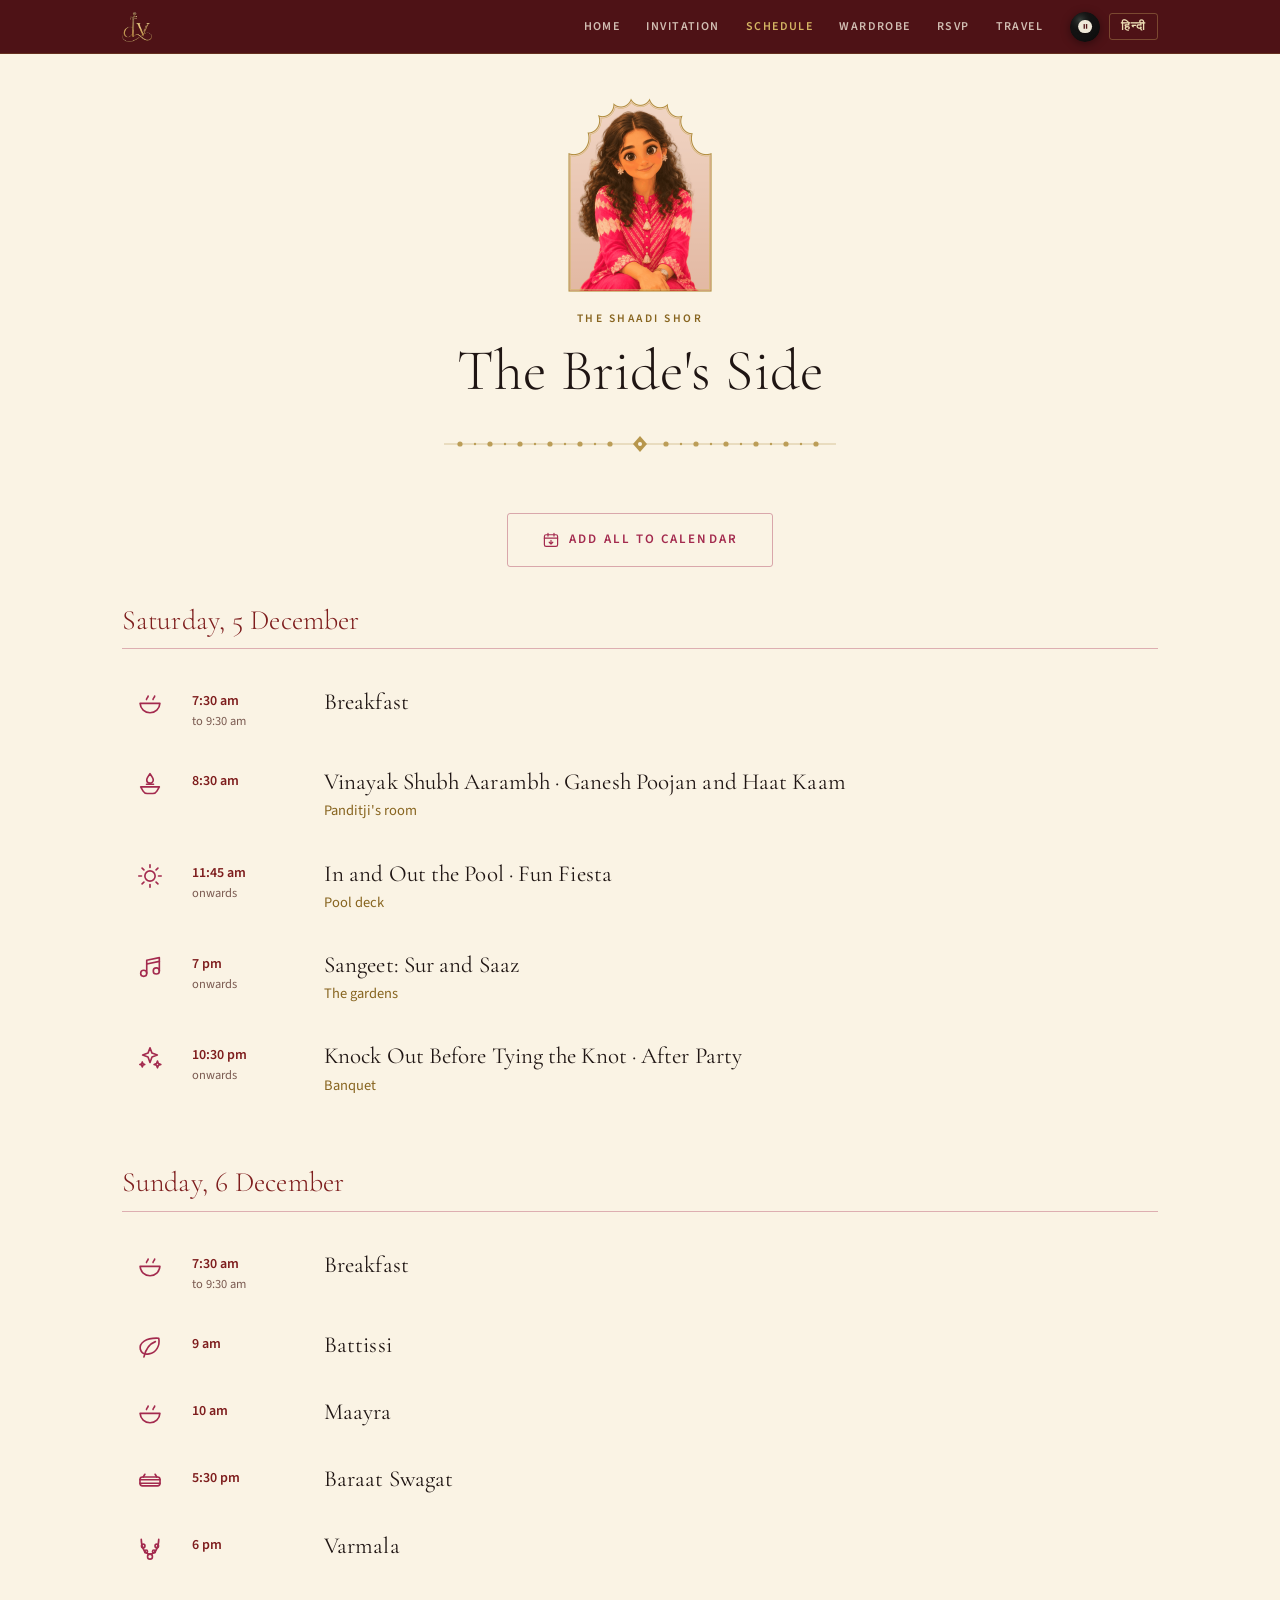
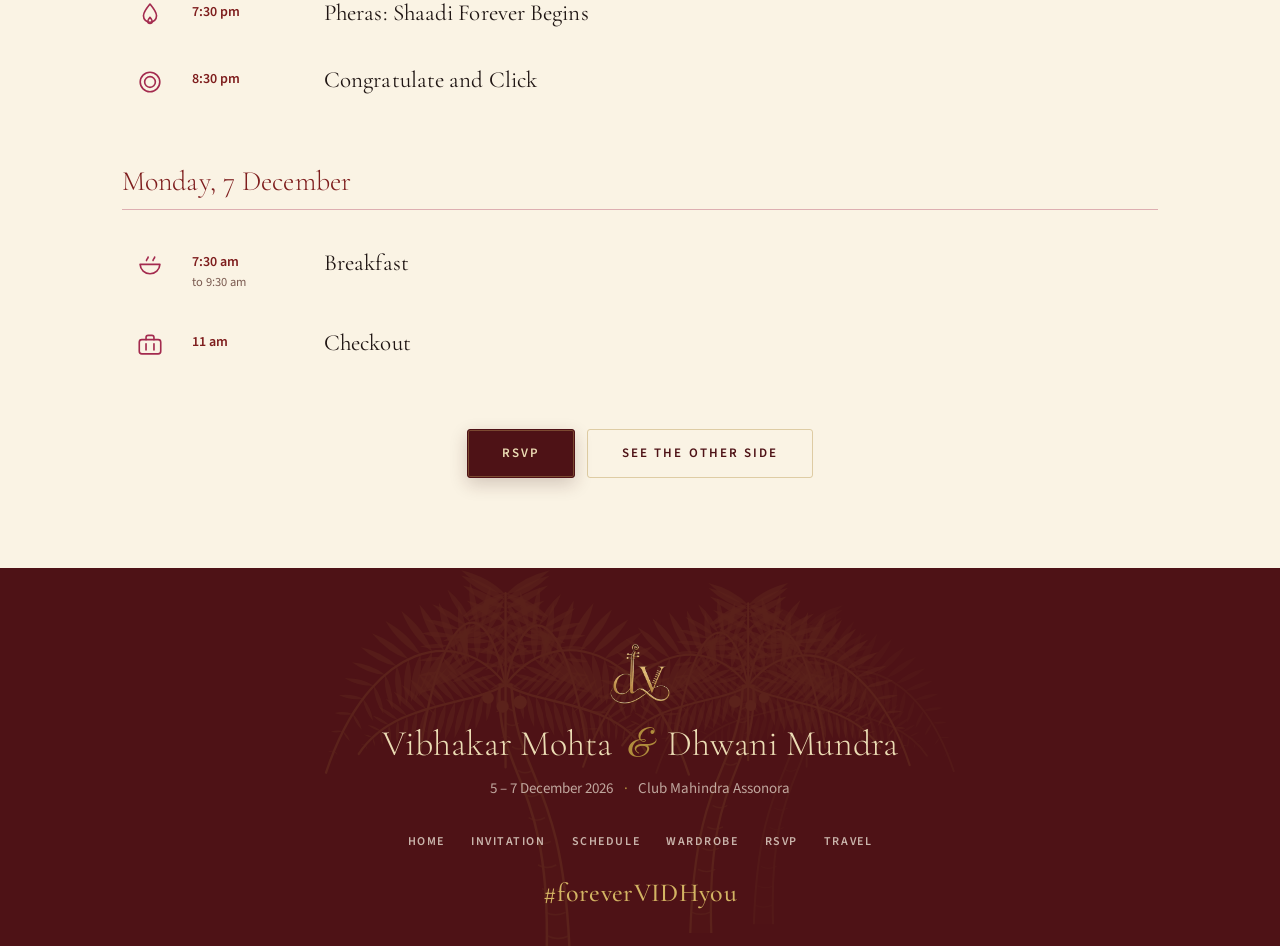
<file: schedule-bride.html>
<!doctype html>
<html lang="en">
<head>
<meta charset="utf-8">
<meta name="viewport" content="width=device-width, initial-scale=1, viewport-fit=cover">
<meta name="color-scheme" content="only light">
<meta name="theme-color" content="#4E1216">

<title>The Bride&#39;s Side · Dhwani &amp; Vibhakar, 5–6 December 2026</title>
<meta name="description" content="Dhwani and Vibhakar are getting married at Club Mahindra Assonora, Goa on 5–6 December 2026. Come and celebrate with us.">
<link rel="canonical" href="https://foreverVIDHyou.github.io/schedule-bride.html">

<meta property="og:type" content="website">
<meta property="og:site_name" content="Vibhakar &amp; Dhwani">
<meta property="og:title" content="Dhwani &amp; Vibhakar, 5–6 December 2026">
<meta property="og:description" content="Dhwani and Vibhakar are getting married at Club Mahindra Assonora, Goa on 5–6 December 2026. Come and celebrate with us.">
<meta property="og:url" content="https://foreverVIDHyou.github.io/schedule-bride.html">
<meta property="og:image" content="https://foreverVIDHyou.github.io/assets/img/og-a29972f2.jpg">
<meta property="og:image:secure_url" content="https://foreverVIDHyou.github.io/assets/img/og-a29972f2.jpg">
<meta property="og:image:type" content="image/jpeg">
<meta property="og:image:width" content="1200">
<meta property="og:image:height" content="630">
<meta property="og:image:alt" content="Vibhakar and Dhwani, 5 to 6 December 2026, Club Mahindra Assonora, Goa">
<meta property="og:locale" content="en_IN">
<meta property="og:locale:alternate" content="hi_IN">
<meta name="twitter:card" content="summary_large_image">
<meta name="twitter:image" content="https://foreverVIDHyou.github.io/assets/img/og-a29972f2.jpg">

<link rel="icon" href="assets/img/favicon.ico" sizes="any">
<link rel="icon" type="image/png" sizes="32x32" href="assets/img/favicon-32.png">
<link rel="apple-touch-icon" href="assets/img/favicon-180.png">
<link rel="manifest" href="site.webmanifest">

<link rel="preconnect" href="https://fonts.googleapis.com">
<link rel="preconnect" href="https://fonts.gstatic.com" crossorigin>
<link rel="stylesheet" href="https://fonts.googleapis.com/css2?family=Cormorant+Garamond:ital,wght@0,300;0,400;0,500;0,600;1,300;1,400&family=Lora:ital,wght@0,400;0,500;1,400&family=Source+Sans+3:wght@400;600&family=Great+Vibes&family=Noto+Serif+Devanagari:wght@400;500;600&display=swap">
<link rel="stylesheet" href="assets/css/site.css?v=82b7360a">

<script>
  try {
    var L = localStorage.getItem('vidh-lang');
    if (L === 'hi' || L === 'en') document.documentElement.lang = L;
  } catch (e) {}
  /* Whose name leads, remembered exactly like the language above and applied
     before first paint for the same reason. Nothing on the site sets it: the
     /bride and /groom links do, then send the guest here. Absent means the
     groom's order, which is how every name pair is written in the markup. */
  try {
    var F = localStorage.getItem('vidh-first');
    if (F === 'bride' || F === 'groom') document.documentElement.setAttribute('data-first', F);
  } catch (e) {}
</script>

</head>

<body class="p-schedule"
      data-endpoint="https://script.google.com/macros/s/AKfycbx1z4PcyO6lin9_cqxl9S9qViLBDrhGf9iMxoR4CyunZHj6qS7wj9RZC0NhYUhXJ8vgEw/exec"
      data-token="vidh-2026">
<a class="skip" href="#main"><span class="l" data-l="en">Skip to content</span><span class="l" data-l="hi" lang="hi">सीधे सामग्री पर जाएँ</span></a>

<header class="head" id="head">
  <div class="head-in">
    <a class="brand" href="index.html" aria-label="Vibhakar and Dhwani">
      <img src="assets/img/mark.png" alt="" width="30" height="30" class="brand-mark">
    </a>

    <nav class="nav" id="nav" aria-label="Pages">
      <a href="index.html" class="nav-a"
><span class="l" data-l="en">Home</span><span class="l" data-l="hi" lang="hi">मुख्य पृष्ठ</span></a>
      <a href="invite.html" class="nav-a"
><span class="l" data-l="en">Invitation</span><span class="l" data-l="hi" lang="hi">निमंत्रण</span></a>
      <a href="schedule.html" class="nav-a on"
aria-current="page"><span class="l" data-l="en">Schedule</span><span class="l" data-l="hi" lang="hi">कार्यक्रम</span></a>
      <a href="wardrobe.html" class="nav-a"
><span class="l" data-l="en">Wardrobe</span><span class="l" data-l="hi" lang="hi">पहनावा</span></a>
      <a href="rsvp.html" class="nav-a"
><span class="l" data-l="en">RSVP</span><span class="l" data-l="hi" lang="hi">उत्तर दें</span></a>
      <a href="travel.html" class="nav-a"
><span class="l" data-l="en">Travel</span><span class="l" data-l="hi" lang="hi">यात्रा</span></a>
    </nav>

    <div class="head-r">
      <button type="button" class="mu" id="mu-btn" aria-pressed="false"
              data-en-aria-label="Play the record" data-hi-aria-label="संगीत चलाएँ"
              aria-label="Play the record"
              data-say='{"tap":"Music",
                         "on":"Playing",
                         "off":"Paused",
                         "missing":""}'
              data-say-hi='{"tap":"\u0938\u0902\u0917\u0940\u0924",
                            "on":"\u092c\u091c \u0930\u0939\u093e \u0939\u0948",
                            "off":"\u0930\u0941\u0915\u093e \u0939\u0941\u0906",
                            "missing":""}'>
        <img class="mu-disc" src="assets/art/vinyl.svg" alt="" width="280" height="280">
        <span class="mu-play" aria-hidden="true">
          <svg class="g-play" viewBox="0 0 24 24" fill="currentColor"><path d="M6 3.4 20.5 12 6 20.6Z"/></svg>
          <svg class="g-pause" viewBox="0 0 24 24" fill="currentColor"><rect x="5.4" y="3.6" width="4.8" height="16.8" rx="1.2"/><rect x="13.8" y="3.6" width="4.8" height="16.8" rx="1.2"/></svg>
        </span>
        <span class="vh" id="mu-state"><span class="l" data-l="en">Music</span><span class="l" data-l="hi" lang="hi">संगीत</span></span>
      </button>

      <button class="lang" id="lang" type="button"
              data-en-aria-label="Read this page in Hindi" data-hi-aria-label="इस पन्ने को अंग्रेज़ी में पढ़ें"
              aria-label="Read this page in Hindi">
        <span class="l" data-l="en">हिन्दी</span><span class="l" data-l="hi" lang="hi">English</span>
      </button>
      <button class="burger" id="burger" type="button" aria-expanded="false"
              aria-controls="nav" aria-label="Menu">
        <span></span><span></span><span></span>
      </button>
    </div>
  </div>
</header>

<main id="main">
<section class="sec sec-prog side-bride">
  <div class="wrap">

    <header class="ph" data-reveal>
      <span class="ph-pt" aria-hidden="true">
        <img src="assets/art/portrait-bride.png" alt="" width="600" height="800"
               loading="lazy" decoding="async">
      </span>
      <p class="eyebrow"><span class="l" data-l="en">The Shaadi Shor</span><span class="l" data-l="hi" lang="hi">शादी का शोर</span></p>
      <h1><span class="l" data-l="en">The Bride&#39;s Side</span><span class="l" data-l="hi" lang="hi">दुल्हन का पक्ष</span></h1>
      <img class="divider" src="assets/art/rule.svg" alt="" aria-hidden="true"
     width="420" height="26" loading="lazy">
    </header>

    <p class="cal-bar" data-reveal>
      <a class="btn btn-ghost cal-add" href="assets/cal/bride.ics"
         download="vibhakar-dhwani-bride.ics" type="text/calendar">
        <svg viewBox="0 0 24 24" fill="none" stroke="currentColor" stroke-width="1.6"
             stroke-linecap="round" stroke-linejoin="round" aria-hidden="true">
          <rect x="3.2" y="5" width="17.6" height="15.4" rx="2.2"/>
          <path d="M3.2 9.6h17.6M8 3.2v3.6M16 3.2v3.6"/>
          <path d="M12 12.4v5M9.6 15l2.4 2.4L14.4 15"/>
        </svg>
        <span class="l" data-l="en">Add all to calendar</span><span class="l" data-l="hi" lang="hi">सब कैलेंडर में जोड़ें</span>
      </a>
    </p>

    <section class="day" data-reveal aria-labelledby="d-2026-12-05">
      <h2 class="day-h" id="d-2026-12-05"><span class="l" data-l="en">Saturday, 5 December</span><span class="l" data-l="hi" lang="hi">शनिवार, ५ दिसंबर</span></h2>
      <div class="evs">
        <div class="ev" data-reveal-item>
  <span class="ev-ic" aria-hidden="true"><svg viewBox="0 0 24 24" fill="none" stroke="currentColor" stroke-width="1.4"
     stroke-linecap="round" stroke-linejoin="round" aria-hidden="true" focusable="false">    <path d="M3.5 11.5h17a8.5 8.5 0 0 1-8.5 8 8.5 8.5 0 0 1-8.5-8Z"/>
    <path d="M9 8.2c0-1.4 1.4-1.6 1.4-3M14.6 8.2c0-1.4 1.4-1.6 1.4-3"/></svg></span>
  <p class="ev-t"><time datetime="2026-12-05T07:30"><span class="l" data-l="en">7:30 am</span><span class="l" data-l="hi" lang="hi">सुबह ७:३०</span></time>    <span class="ev-on"><span class="l" data-l="en">to</span><span class="l" data-l="hi" lang="hi">तक</span> <span class="l" data-l="en">9:30 am</span><span class="l" data-l="hi" lang="hi">सुबह ९:३०</span></span></p>
  <div class="ev-b">
    <h3><span class="l" data-l="en">Breakfast</span><span class="l" data-l="hi" lang="hi">नाश्ता</span></h3>
  </div>
</div>
        <div class="ev" data-reveal-item>
  <span class="ev-ic" aria-hidden="true"><svg viewBox="0 0 24 24" fill="none" stroke="currentColor" stroke-width="1.4"
     stroke-linecap="round" stroke-linejoin="round" aria-hidden="true" focusable="false">    <path d="M12 3.2c1.9 2.6 2.8 4 2.8 5.3a2.8 2.8 0 0 1-5.6 0c0-1.3.9-2.7 2.8-5.3Z"/>
    <path d="M4 14.5h16l-2.1 3.6a4 4 0 0 1-3.4 2h-5a4 4 0 0 1-3.4-2Z"/>
    <path d="M9 12.2h6"/></svg></span>
  <p class="ev-t"><time datetime="2026-12-05T08:30"><span class="l" data-l="en">8:30 am</span><span class="l" data-l="hi" lang="hi">सुबह ८:३०</span></time></p>
  <div class="ev-b">
    <h3><span class="l" data-l="en">Vinayak Shubh Aarambh · Ganesh Poojan and Haat Kaam</span><span class="l" data-l="hi" lang="hi">विनायक शुभ आरंभ · गणेश पूजन एवं हाट काम</span></h3>
    <p class="ev-v"><span class="l" data-l="en">Panditji&#39;s room</span><span class="l" data-l="hi" lang="hi">पंडितजी का कक्ष</span></p>
  </div>
</div>
        <div class="ev" data-reveal-item>
  <span class="ev-ic" aria-hidden="true"><svg viewBox="0 0 24 24" fill="none" stroke="currentColor" stroke-width="1.4"
     stroke-linecap="round" stroke-linejoin="round" aria-hidden="true" focusable="false">    <circle cx="12" cy="12" r="4.4"/>
    <path d="M12 2.4v2.3M12 19.3v2.3M21.6 12h-2.3M4.7 12H2.4"/>
    <path d="M18.8 5.2l-1.6 1.6M6.8 17.2l-1.6 1.6M18.8 18.8l-1.6-1.6M6.8 6.8L5.2 5.2"/></svg></span>
  <p class="ev-t"><time datetime="2026-12-05T11:45"><span class="l" data-l="en">11:45 am</span><span class="l" data-l="hi" lang="hi">सुबह ११:४५</span></time>    <span class="ev-on"><span class="l" data-l="en">onwards</span><span class="l" data-l="hi" lang="hi">से आगे</span></span></p>
  <div class="ev-b">
    <h3><span class="l" data-l="en">In and Out the Pool · Fun Fiesta</span><span class="l" data-l="hi" lang="hi">पूल में डुबकी · फ़न फ़िएस्ता</span></h3>
    <p class="ev-v"><span class="l" data-l="en">Pool deck</span><span class="l" data-l="hi" lang="hi">पूल डेक</span></p>
  </div>
</div>
        <div class="ev" data-reveal-item>
  <span class="ev-ic" aria-hidden="true"><svg viewBox="0 0 24 24" fill="none" stroke="currentColor" stroke-width="1.4"
     stroke-linecap="round" stroke-linejoin="round" aria-hidden="true" focusable="false">    <circle cx="6.6" cy="17.4" r="2.6"/><circle cx="17.4" cy="15.4" r="2.6"/>
    <path d="M9.2 17.4V6.2l10.8-2.2v11.4"/><path d="M9.2 9.4 20 7.2"/></svg></span>
  <p class="ev-t"><time datetime="2026-12-05T19:00"><span class="l" data-l="en">7 pm</span><span class="l" data-l="hi" lang="hi">रात ७ बजे</span></time>    <span class="ev-on"><span class="l" data-l="en">onwards</span><span class="l" data-l="hi" lang="hi">से आगे</span></span></p>
  <div class="ev-b">
    <h3><span class="l" data-l="en">Sangeet: Sur and Saaz</span><span class="l" data-l="hi" lang="hi">संगीत: सुर और साज़</span></h3>
    <p class="ev-v"><span class="l" data-l="en">The gardens</span><span class="l" data-l="hi" lang="hi">बगीचा</span></p>
  </div>
</div>
        <div class="ev" data-reveal-item>
  <span class="ev-ic" aria-hidden="true"><svg viewBox="0 0 24 24" fill="none" stroke="currentColor" stroke-width="1.4"
     stroke-linecap="round" stroke-linejoin="round" aria-hidden="true" focusable="false">    <path d="M12 3.2l1.7 4.6 4.6 1.7-4.6 1.7L12 15.8l-1.7-4.6L5.7 9.5l4.6-1.7Z"/>
    <path d="M18.4 14.6l.8 2.1 2.1.8-2.1.8-.8 2.1-.8-2.1-2.1-.8 2.1-.8Z"/>
    <path d="M5.4 15.4l.6 1.5 1.5.6-1.5.6-.6 1.5-.6-1.5-1.5-.6 1.5-.6Z"/></svg></span>
  <p class="ev-t"><time datetime="2026-12-05T22:30"><span class="l" data-l="en">10:30 pm</span><span class="l" data-l="hi" lang="hi">रात १०:३०</span></time>    <span class="ev-on"><span class="l" data-l="en">onwards</span><span class="l" data-l="hi" lang="hi">से आगे</span></span></p>
  <div class="ev-b">
    <h3><span class="l" data-l="en">Knock Out Before Tying the Knot · After Party</span><span class="l" data-l="hi" lang="hi">गाँठ बंधने से पहले धमाल · आफ़्टर पार्टी</span></h3>
    <p class="ev-v"><span class="l" data-l="en">Banquet</span><span class="l" data-l="hi" lang="hi">बैंक्वेट</span></p>
  </div>
</div>
      </div>
    </section>
    <section class="day" data-reveal aria-labelledby="d-2026-12-06">
      <h2 class="day-h" id="d-2026-12-06"><span class="l" data-l="en">Sunday, 6 December</span><span class="l" data-l="hi" lang="hi">रविवार, ६ दिसंबर</span></h2>
      <div class="evs">
        <div class="ev" data-reveal-item>
  <span class="ev-ic" aria-hidden="true"><svg viewBox="0 0 24 24" fill="none" stroke="currentColor" stroke-width="1.4"
     stroke-linecap="round" stroke-linejoin="round" aria-hidden="true" focusable="false">    <path d="M3.5 11.5h17a8.5 8.5 0 0 1-8.5 8 8.5 8.5 0 0 1-8.5-8Z"/>
    <path d="M9 8.2c0-1.4 1.4-1.6 1.4-3M14.6 8.2c0-1.4 1.4-1.6 1.4-3"/></svg></span>
  <p class="ev-t"><time datetime="2026-12-06T07:30"><span class="l" data-l="en">7:30 am</span><span class="l" data-l="hi" lang="hi">सुबह ७:३०</span></time>    <span class="ev-on"><span class="l" data-l="en">to</span><span class="l" data-l="hi" lang="hi">तक</span> <span class="l" data-l="en">9:30 am</span><span class="l" data-l="hi" lang="hi">सुबह ९:३०</span></span></p>
  <div class="ev-b">
    <h3><span class="l" data-l="en">Breakfast</span><span class="l" data-l="hi" lang="hi">नाश्ता</span></h3>
  </div>
</div>
        <div class="ev" data-reveal-item>
  <span class="ev-ic" aria-hidden="true"><svg viewBox="0 0 24 24" fill="none" stroke="currentColor" stroke-width="1.4"
     stroke-linecap="round" stroke-linejoin="round" aria-hidden="true" focusable="false">    <path d="M19.5 4.5c1.2 6.4-2 12.2-8.4 13.4C7.3 18.6 4.5 17 3.7 14 2.6 8.6 8.4 3.9 19.5 4.5Z"/>
    <path d="M16.6 7.4C12.3 9 8.6 12.6 6.8 20.5"/></svg></span>
  <p class="ev-t"><time datetime="2026-12-06T09:00"><span class="l" data-l="en">9 am</span><span class="l" data-l="hi" lang="hi">सुबह ९ बजे</span></time></p>
  <div class="ev-b">
    <h3><span class="l" data-l="en">Battissi</span><span class="l" data-l="hi" lang="hi">बत्तीसी</span></h3>
  </div>
</div>
        <div class="ev" data-reveal-item>
  <span class="ev-ic" aria-hidden="true"><svg viewBox="0 0 24 24" fill="none" stroke="currentColor" stroke-width="1.4"
     stroke-linecap="round" stroke-linejoin="round" aria-hidden="true" focusable="false">    <path d="M3.5 11.5h17a8.5 8.5 0 0 1-8.5 8 8.5 8.5 0 0 1-8.5-8Z"/>
    <path d="M9 8.2c0-1.4 1.4-1.6 1.4-3M14.6 8.2c0-1.4 1.4-1.6 1.4-3"/></svg></span>
  <p class="ev-t"><time datetime="2026-12-06T10:00"><span class="l" data-l="en">10 am</span><span class="l" data-l="hi" lang="hi">सुबह १० बजे</span></time></p>
  <div class="ev-b">
    <h3><span class="l" data-l="en">Maayra</span><span class="l" data-l="hi" lang="hi">मायरा</span></h3>
  </div>
</div>
        <div class="ev" data-reveal-item>
  <span class="ev-ic" aria-hidden="true"><svg viewBox="0 0 24 24" fill="none" stroke="currentColor" stroke-width="1.4"
     stroke-linecap="round" stroke-linejoin="round" aria-hidden="true" focusable="false">    <rect x="3.4" y="8.6" width="17.2" height="7.6" rx="2.2"/>
    <path d="M3.4 10.9h17.2M3.4 13.9h17.2"/>
    <path d="M7.6 6.2 6.2 8.6M16.4 6.2l1.4 2.4"/></svg></span>
  <p class="ev-t"><time datetime="2026-12-06T17:30"><span class="l" data-l="en">5:30 pm</span><span class="l" data-l="hi" lang="hi">शाम ५:३०</span></time></p>
  <div class="ev-b">
    <h3><span class="l" data-l="en">Baraat Swagat</span><span class="l" data-l="hi" lang="hi">बारात स्वागत</span></h3>
  </div>
</div>
        <div class="ev" data-reveal-item>
  <span class="ev-ic" aria-hidden="true"><svg viewBox="0 0 24 24" fill="none" stroke="currentColor" stroke-width="1.4"
     stroke-linecap="round" stroke-linejoin="round" aria-hidden="true" focusable="false">    <path d="M4.5 4.6c0 7.6 3.4 12.6 7.5 12.6s7.5-5 7.5-12.6"/>
    <circle cx="12" cy="19.4" r="2.1"/>
    <circle cx="6.2" cy="10.2" r="1.5"/><circle cx="17.8" cy="10.2" r="1.5"/>
    <circle cx="8.6" cy="15" r="1.3"/><circle cx="15.4" cy="15" r="1.3"/></svg></span>
  <p class="ev-t"><time datetime="2026-12-06T18:00"><span class="l" data-l="en">6 pm</span><span class="l" data-l="hi" lang="hi">शाम ६ बजे</span></time></p>
  <div class="ev-b">
    <h3><span class="l" data-l="en">Varmala</span><span class="l" data-l="hi" lang="hi">वरमाला</span></h3>
  </div>
</div>
        <div class="ev" data-reveal-item>
  <span class="ev-ic" aria-hidden="true"><svg viewBox="0 0 24 24" fill="none" stroke="currentColor" stroke-width="1.4"
     stroke-linecap="round" stroke-linejoin="round" aria-hidden="true" focusable="false">    <path d="M12 2.6c3.4 4.2 5.6 6.8 5.6 10a5.6 5.6 0 1 1-11.2 0c0-3.2 2.2-5.8 5.6-10Z"/>
    <path d="M12 14c1.2 1.5 1.9 2.4 1.9 3.4a1.9 1.9 0 1 1-3.8 0c0-1 .7-1.9 1.9-3.4Z"/></svg></span>
  <p class="ev-t"><time datetime="2026-12-06T19:30"><span class="l" data-l="en">7:30 pm</span><span class="l" data-l="hi" lang="hi">रात ७:३०</span></time></p>
  <div class="ev-b">
    <h3><span class="l" data-l="en">Pheras: Shaadi Forever Begins</span><span class="l" data-l="hi" lang="hi">फेरे: यहीं से शुरू, हमेशा के लिए</span></h3>
  </div>
</div>
        <div class="ev" data-reveal-item>
  <span class="ev-ic" aria-hidden="true"><svg viewBox="0 0 24 24" fill="none" stroke="currentColor" stroke-width="1.4"
     stroke-linecap="round" stroke-linejoin="round" aria-hidden="true" focusable="false">    <circle cx="12" cy="12" r="8.4"/><circle cx="12" cy="12" r="4.6"/></svg></span>
  <p class="ev-t"><time datetime="2026-12-06T20:30"><span class="l" data-l="en">8:30 pm</span><span class="l" data-l="hi" lang="hi">रात ८:३०</span></time></p>
  <div class="ev-b">
    <h3><span class="l" data-l="en">Congratulate and Click</span><span class="l" data-l="hi" lang="hi">बधाई और तस्वीरें</span></h3>
  </div>
</div>
      </div>
    </section>
    <section class="day" data-reveal aria-labelledby="d-2026-12-07">
      <h2 class="day-h" id="d-2026-12-07"><span class="l" data-l="en">Monday, 7 December</span><span class="l" data-l="hi" lang="hi">सोमवार, ७ दिसंबर</span></h2>
      <div class="evs">
        <div class="ev" data-reveal-item>
  <span class="ev-ic" aria-hidden="true"><svg viewBox="0 0 24 24" fill="none" stroke="currentColor" stroke-width="1.4"
     stroke-linecap="round" stroke-linejoin="round" aria-hidden="true" focusable="false">    <path d="M3.5 11.5h17a8.5 8.5 0 0 1-8.5 8 8.5 8.5 0 0 1-8.5-8Z"/>
    <path d="M9 8.2c0-1.4 1.4-1.6 1.4-3M14.6 8.2c0-1.4 1.4-1.6 1.4-3"/></svg></span>
  <p class="ev-t"><time datetime="2026-12-07T07:30"><span class="l" data-l="en">7:30 am</span><span class="l" data-l="hi" lang="hi">सुबह ७:३०</span></time>    <span class="ev-on"><span class="l" data-l="en">to</span><span class="l" data-l="hi" lang="hi">तक</span> <span class="l" data-l="en">9:30 am</span><span class="l" data-l="hi" lang="hi">सुबह ९:३०</span></span></p>
  <div class="ev-b">
    <h3><span class="l" data-l="en">Breakfast</span><span class="l" data-l="hi" lang="hi">नाश्ता</span></h3>
  </div>
</div>
        <div class="ev" data-reveal-item>
  <span class="ev-ic" aria-hidden="true"><svg viewBox="0 0 24 24" fill="none" stroke="currentColor" stroke-width="1.4"
     stroke-linecap="round" stroke-linejoin="round" aria-hidden="true" focusable="false">    <rect x="2.8" y="7.4" width="18.4" height="12.2" rx="2.2"/>
    <path d="M8.6 7.4V5.6a1.8 1.8 0 0 1 1.8-1.8h3.2a1.8 1.8 0 0 1 1.8 1.8v1.8"/>
    <path d="M8.6 11v5.2M15.4 11v5.2"/></svg></span>
  <p class="ev-t"><time datetime="2026-12-07T11:00"><span class="l" data-l="en">11 am</span><span class="l" data-l="hi" lang="hi">सुबह ११ बजे</span></time></p>
  <div class="ev-b">
    <h3><span class="l" data-l="en">Checkout</span><span class="l" data-l="hi" lang="hi">चेक-आउट</span></h3>
  </div>
</div>
      </div>
    </section>

    <div class="prog-acts center" data-reveal>
      <a class="btn btn-primary" href="rsvp.html"><span class="l" data-l="en">RSVP</span><span class="l" data-l="hi" lang="hi">उत्तर दें</span></a>
      <a class="btn btn-ghost" href="schedule-groom.html"><span class="l" data-l="en">See the other side</span><span class="l" data-l="hi" lang="hi">दूसरा पक्ष देखें</span></a>
    </div>

  </div>
</section>
</main>

<footer class="foot">
  <img class="foot-palms" src="assets/art/palms.svg" alt="" width="520" height="310"
       loading="lazy" aria-hidden="true">
  <div class="wrap">
    <img class="foot-mono" src="assets/img/mark.png" alt="" width="66" height="66"
         loading="lazy">
    <p class="foot-names">
      <span><span class="l" data-l="en">Dhwani Mundra</span><span class="l" data-l="hi" lang="hi">ध्वनि मूंदड़ा</span></span>
      <span class="amp" aria-hidden="true">&amp;</span>
      <span><span class="l" data-l="en">Vibhakar Mohta</span><span class="l" data-l="hi" lang="hi">विभाकर मोहता</span></span>
    </p>
    <p class="foot-when"><span class="sided-b"><span class="l" data-l="en">5 – 6 December 2026</span><span class="l" data-l="hi" lang="hi">५ – ६ दिसंबर २०२६</span></span><span class="sided-g"><span class="l" data-l="en">5 – 7 December 2026</span><span class="l" data-l="hi" lang="hi">५ – ७ दिसंबर २०२६</span></span> <span class="dot">·</span>
       <span class="l" data-l="en">Club Mahindra Assonora</span><span class="l" data-l="hi" lang="hi">क्लब महिंद्रा असनोरा</span></p>

    <nav class="foot-nav" aria-label="Pages">
      <a href="index.html"><span class="l" data-l="en">Home</span><span class="l" data-l="hi" lang="hi">मुख्य पृष्ठ</span></a>
      <a href="invite.html"><span class="l" data-l="en">Invitation</span><span class="l" data-l="hi" lang="hi">निमंत्रण</span></a>
      <a href="schedule.html"><span class="l" data-l="en">Schedule</span><span class="l" data-l="hi" lang="hi">कार्यक्रम</span></a>
      <a href="wardrobe.html"><span class="l" data-l="en">Wardrobe</span><span class="l" data-l="hi" lang="hi">पहनावा</span></a>
      <a href="rsvp.html"><span class="l" data-l="en">RSVP</span><span class="l" data-l="hi" lang="hi">उत्तर दें</span></a>
      <a href="travel.html"><span class="l" data-l="en">Travel</span><span class="l" data-l="hi" lang="hi">यात्रा</span></a>
    </nav>


    <p class="foot-tag">#foreverVIDHyou</p>
  </div>
</footer>

<audio id="mu-audio" loop preload="metadata">
  <source src="assets/audio/theme.mp3" type="audio/mpeg">
  <source src="assets/audio/theme.ogg" type="audio/ogg">
</audio>

<script src="assets/js/site.js?v=cc814c0b" defer></script>
</body>
</html>
</file>
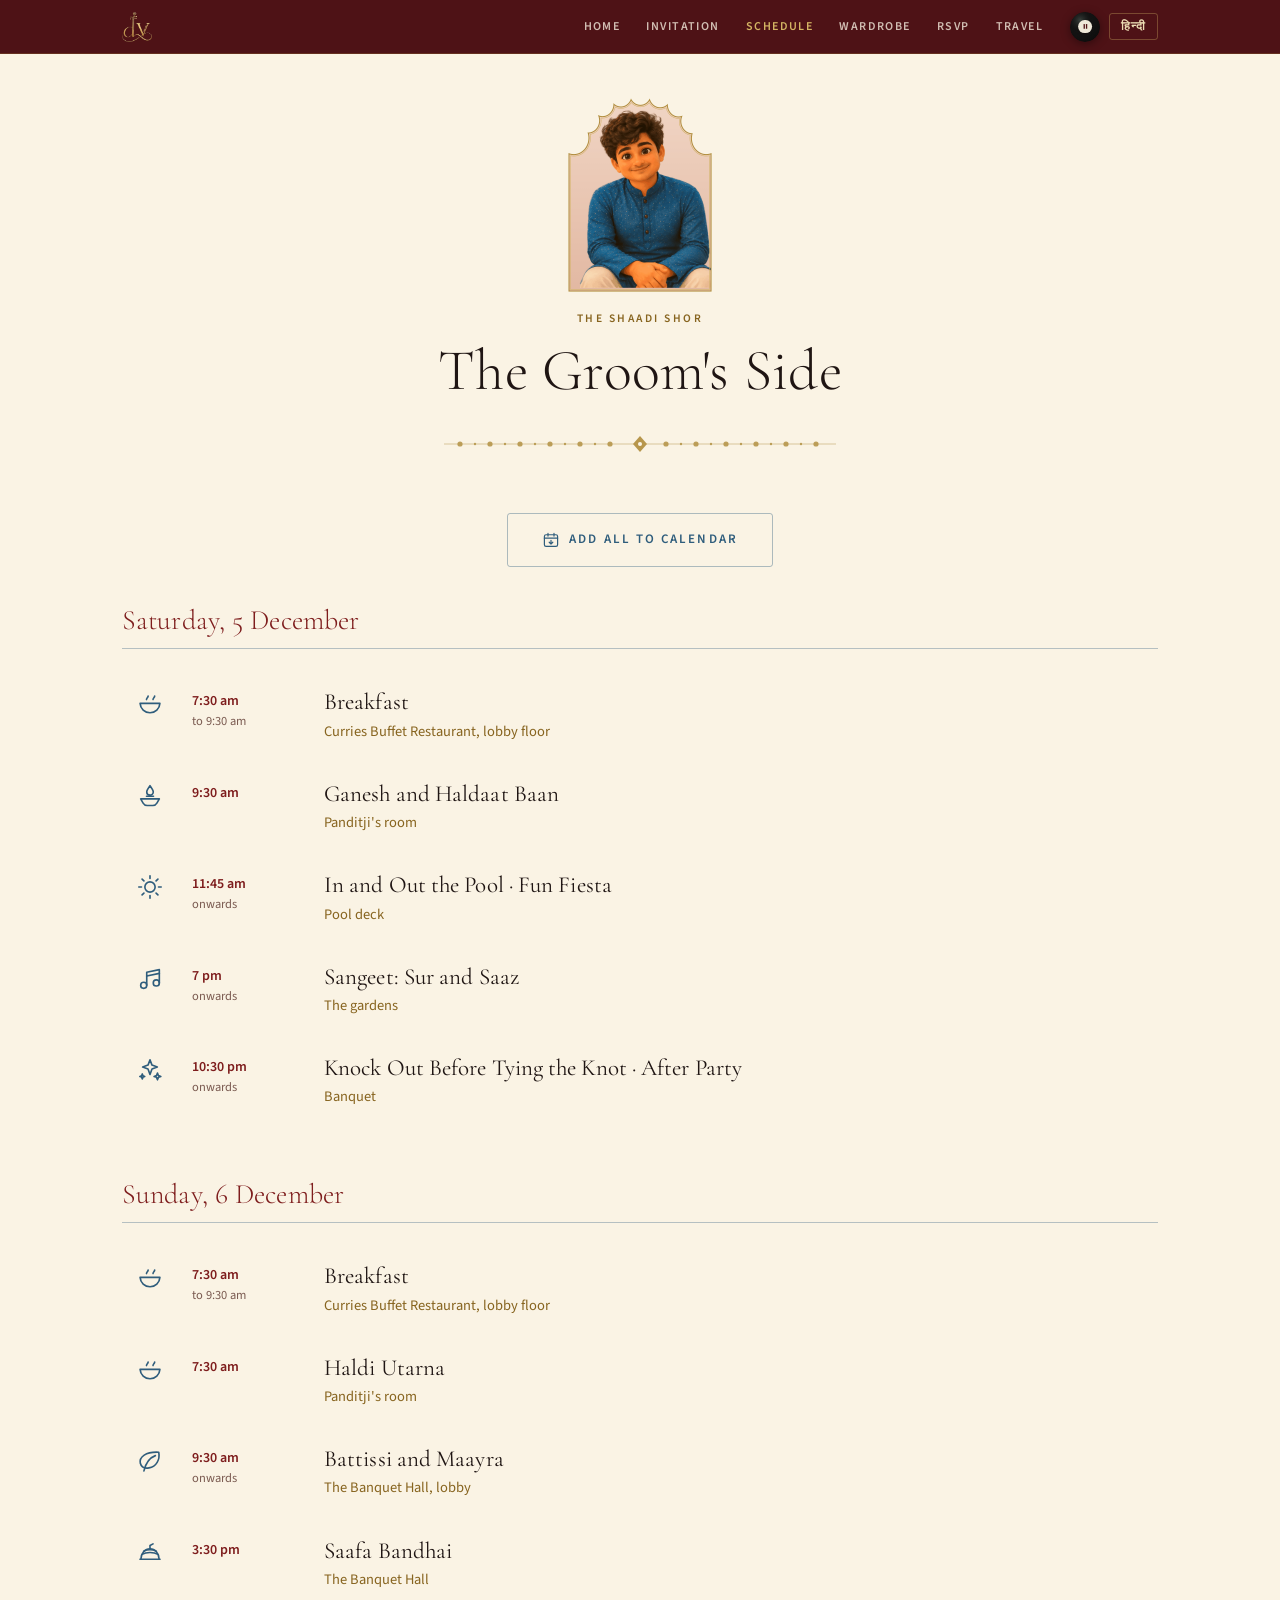
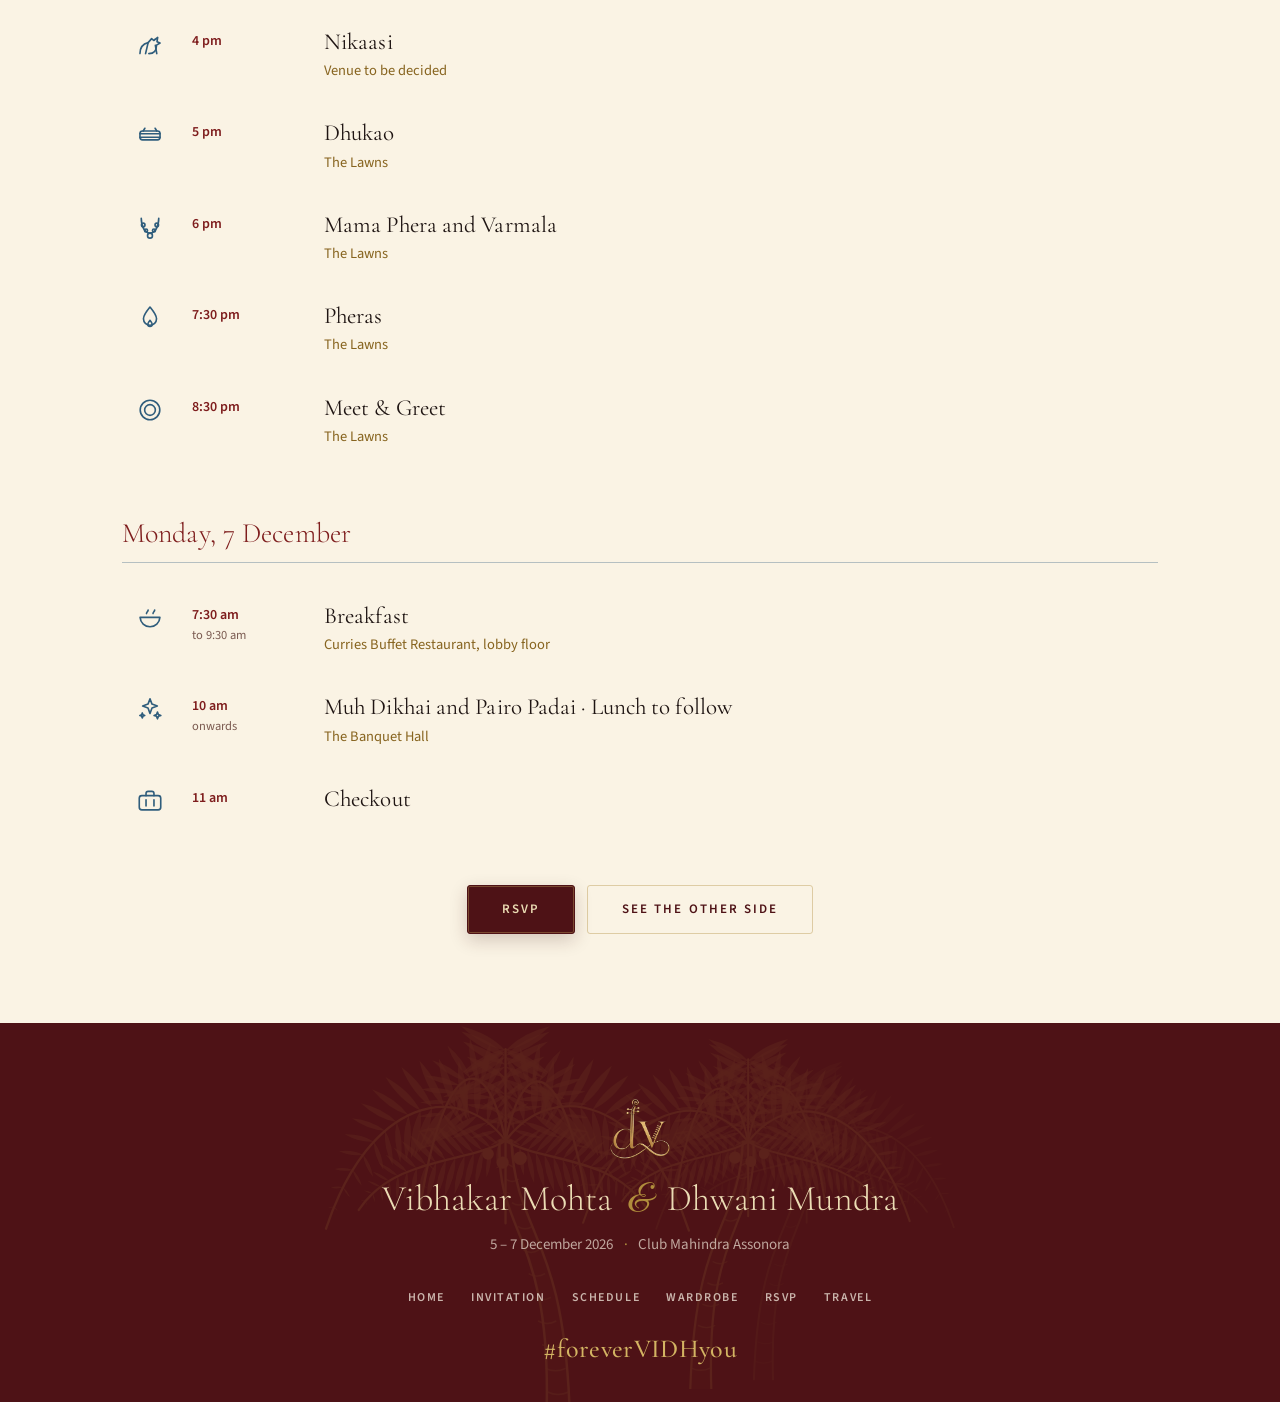
<file: schedule-groom.html>
<!doctype html>
<html lang="en">
<head>
<meta charset="utf-8">
<meta name="viewport" content="width=device-width, initial-scale=1, viewport-fit=cover">
<meta name="color-scheme" content="only light">
<meta name="theme-color" content="#4E1216">

<title>The Groom&#39;s Side · Dhwani &amp; Vibhakar, 5–6 December 2026</title>
<meta name="description" content="Dhwani and Vibhakar are getting married at Club Mahindra Assonora, Goa on 5–6 December 2026. Come and celebrate with us.">
<link rel="canonical" href="https://foreverVIDHyou.github.io/schedule-groom.html">

<meta property="og:type" content="website">
<meta property="og:site_name" content="Vibhakar &amp; Dhwani">
<meta property="og:title" content="Dhwani &amp; Vibhakar, 5–6 December 2026">
<meta property="og:description" content="Dhwani and Vibhakar are getting married at Club Mahindra Assonora, Goa on 5–6 December 2026. Come and celebrate with us.">
<meta property="og:url" content="https://foreverVIDHyou.github.io/schedule-groom.html">
<meta property="og:image" content="https://foreverVIDHyou.github.io/assets/img/og-a29972f2.jpg">
<meta property="og:image:secure_url" content="https://foreverVIDHyou.github.io/assets/img/og-a29972f2.jpg">
<meta property="og:image:type" content="image/jpeg">
<meta property="og:image:width" content="1200">
<meta property="og:image:height" content="630">
<meta property="og:image:alt" content="Vibhakar and Dhwani, 5 to 6 December 2026, Club Mahindra Assonora, Goa">
<meta property="og:locale" content="en_IN">
<meta property="og:locale:alternate" content="hi_IN">
<meta name="twitter:card" content="summary_large_image">
<meta name="twitter:image" content="https://foreverVIDHyou.github.io/assets/img/og-a29972f2.jpg">

<link rel="icon" href="assets/img/favicon.ico" sizes="any">
<link rel="icon" type="image/png" sizes="32x32" href="assets/img/favicon-32.png">
<link rel="apple-touch-icon" href="assets/img/favicon-180.png">
<link rel="manifest" href="site.webmanifest">

<link rel="preconnect" href="https://fonts.googleapis.com">
<link rel="preconnect" href="https://fonts.gstatic.com" crossorigin>
<link rel="stylesheet" href="https://fonts.googleapis.com/css2?family=Cormorant+Garamond:ital,wght@0,300;0,400;0,500;0,600;1,300;1,400&family=Lora:ital,wght@0,400;0,500;1,400&family=Source+Sans+3:wght@400;600&family=Great+Vibes&family=Noto+Serif+Devanagari:wght@400;500;600&display=swap">
<link rel="stylesheet" href="assets/css/site.css?v=82b7360a">

<script>
  try {
    var L = localStorage.getItem('vidh-lang');
    if (L === 'hi' || L === 'en') document.documentElement.lang = L;
  } catch (e) {}
  /* Whose name leads, remembered exactly like the language above and applied
     before first paint for the same reason. Nothing on the site sets it: the
     /bride and /groom links do, then send the guest here. Absent means the
     groom's order, which is how every name pair is written in the markup. */
  try {
    var F = localStorage.getItem('vidh-first');
    if (F === 'bride' || F === 'groom') document.documentElement.setAttribute('data-first', F);
  } catch (e) {}
</script>

</head>

<body class="p-schedule"
      data-endpoint="https://script.google.com/macros/s/AKfycbx1z4PcyO6lin9_cqxl9S9qViLBDrhGf9iMxoR4CyunZHj6qS7wj9RZC0NhYUhXJ8vgEw/exec"
      data-token="vidh-2026">
<a class="skip" href="#main"><span class="l" data-l="en">Skip to content</span><span class="l" data-l="hi" lang="hi">सीधे सामग्री पर जाएँ</span></a>

<header class="head" id="head">
  <div class="head-in">
    <a class="brand" href="index.html" aria-label="Vibhakar and Dhwani">
      <img src="assets/img/mark.png" alt="" width="30" height="30" class="brand-mark">
    </a>

    <nav class="nav" id="nav" aria-label="Pages">
      <a href="index.html" class="nav-a"
><span class="l" data-l="en">Home</span><span class="l" data-l="hi" lang="hi">मुख्य पृष्ठ</span></a>
      <a href="invite.html" class="nav-a"
><span class="l" data-l="en">Invitation</span><span class="l" data-l="hi" lang="hi">निमंत्रण</span></a>
      <a href="schedule.html" class="nav-a on"
aria-current="page"><span class="l" data-l="en">Schedule</span><span class="l" data-l="hi" lang="hi">कार्यक्रम</span></a>
      <a href="wardrobe.html" class="nav-a"
><span class="l" data-l="en">Wardrobe</span><span class="l" data-l="hi" lang="hi">पहनावा</span></a>
      <a href="rsvp.html" class="nav-a"
><span class="l" data-l="en">RSVP</span><span class="l" data-l="hi" lang="hi">उत्तर दें</span></a>
      <a href="travel.html" class="nav-a"
><span class="l" data-l="en">Travel</span><span class="l" data-l="hi" lang="hi">यात्रा</span></a>
    </nav>

    <div class="head-r">
      <button type="button" class="mu" id="mu-btn" aria-pressed="false"
              data-en-aria-label="Play the record" data-hi-aria-label="संगीत चलाएँ"
              aria-label="Play the record"
              data-say='{"tap":"Music",
                         "on":"Playing",
                         "off":"Paused",
                         "missing":""}'
              data-say-hi='{"tap":"\u0938\u0902\u0917\u0940\u0924",
                            "on":"\u092c\u091c \u0930\u0939\u093e \u0939\u0948",
                            "off":"\u0930\u0941\u0915\u093e \u0939\u0941\u0906",
                            "missing":""}'>
        <img class="mu-disc" src="assets/art/vinyl.svg" alt="" width="280" height="280">
        <span class="mu-play" aria-hidden="true">
          <svg class="g-play" viewBox="0 0 24 24" fill="currentColor"><path d="M6 3.4 20.5 12 6 20.6Z"/></svg>
          <svg class="g-pause" viewBox="0 0 24 24" fill="currentColor"><rect x="5.4" y="3.6" width="4.8" height="16.8" rx="1.2"/><rect x="13.8" y="3.6" width="4.8" height="16.8" rx="1.2"/></svg>
        </span>
        <span class="vh" id="mu-state"><span class="l" data-l="en">Music</span><span class="l" data-l="hi" lang="hi">संगीत</span></span>
      </button>

      <button class="lang" id="lang" type="button"
              data-en-aria-label="Read this page in Hindi" data-hi-aria-label="इस पन्ने को अंग्रेज़ी में पढ़ें"
              aria-label="Read this page in Hindi">
        <span class="l" data-l="en">हिन्दी</span><span class="l" data-l="hi" lang="hi">English</span>
      </button>
      <button class="burger" id="burger" type="button" aria-expanded="false"
              aria-controls="nav" aria-label="Menu">
        <span></span><span></span><span></span>
      </button>
    </div>
  </div>
</header>

<main id="main">
<section class="sec sec-prog side-groom">
  <div class="wrap">

    <header class="ph" data-reveal>
      <span class="ph-pt" aria-hidden="true">
        <img src="assets/art/portrait-groom.png" alt="" width="600" height="800"
               loading="lazy" decoding="async">
      </span>
      <p class="eyebrow"><span class="l" data-l="en">The Shaadi Shor</span><span class="l" data-l="hi" lang="hi">शादी का शोर</span></p>
      <h1><span class="l" data-l="en">The Groom&#39;s Side</span><span class="l" data-l="hi" lang="hi">दूल्हे का पक्ष</span></h1>
      <img class="divider" src="assets/art/rule.svg" alt="" aria-hidden="true"
     width="420" height="26" loading="lazy">
    </header>

    <p class="cal-bar" data-reveal>
      <a class="btn btn-ghost cal-add" href="assets/cal/groom.ics"
         download="vibhakar-dhwani-groom.ics" type="text/calendar">
        <svg viewBox="0 0 24 24" fill="none" stroke="currentColor" stroke-width="1.6"
             stroke-linecap="round" stroke-linejoin="round" aria-hidden="true">
          <rect x="3.2" y="5" width="17.6" height="15.4" rx="2.2"/>
          <path d="M3.2 9.6h17.6M8 3.2v3.6M16 3.2v3.6"/>
          <path d="M12 12.4v5M9.6 15l2.4 2.4L14.4 15"/>
        </svg>
        <span class="l" data-l="en">Add all to calendar</span><span class="l" data-l="hi" lang="hi">सब कैलेंडर में जोड़ें</span>
      </a>
    </p>

    <section class="day" data-reveal aria-labelledby="d-2026-12-05">
      <h2 class="day-h" id="d-2026-12-05"><span class="l" data-l="en">Saturday, 5 December</span><span class="l" data-l="hi" lang="hi">शनिवार, ५ दिसंबर</span></h2>
      <div class="evs">
        <div class="ev" data-reveal-item>
  <span class="ev-ic" aria-hidden="true"><svg viewBox="0 0 24 24" fill="none" stroke="currentColor" stroke-width="1.4"
     stroke-linecap="round" stroke-linejoin="round" aria-hidden="true" focusable="false">    <path d="M3.5 11.5h17a8.5 8.5 0 0 1-8.5 8 8.5 8.5 0 0 1-8.5-8Z"/>
    <path d="M9 8.2c0-1.4 1.4-1.6 1.4-3M14.6 8.2c0-1.4 1.4-1.6 1.4-3"/></svg></span>
  <p class="ev-t"><time datetime="2026-12-05T07:30"><span class="l" data-l="en">7:30 am</span><span class="l" data-l="hi" lang="hi">सुबह ७:३०</span></time>    <span class="ev-on"><span class="l" data-l="en">to</span><span class="l" data-l="hi" lang="hi">तक</span> <span class="l" data-l="en">9:30 am</span><span class="l" data-l="hi" lang="hi">सुबह ९:३०</span></span></p>
  <div class="ev-b">
    <h3><span class="l" data-l="en">Breakfast</span><span class="l" data-l="hi" lang="hi">नाश्ता</span></h3>
    <p class="ev-v"><span class="l" data-l="en">Curries Buffet Restaurant, lobby floor</span><span class="l" data-l="hi" lang="hi">करीज़ बुफे रेस्तराँ, लॉबी फ़्लोर</span></p>
  </div>
</div>
        <div class="ev" data-reveal-item>
  <span class="ev-ic" aria-hidden="true"><svg viewBox="0 0 24 24" fill="none" stroke="currentColor" stroke-width="1.4"
     stroke-linecap="round" stroke-linejoin="round" aria-hidden="true" focusable="false">    <path d="M12 3.2c1.9 2.6 2.8 4 2.8 5.3a2.8 2.8 0 0 1-5.6 0c0-1.3.9-2.7 2.8-5.3Z"/>
    <path d="M4 14.5h16l-2.1 3.6a4 4 0 0 1-3.4 2h-5a4 4 0 0 1-3.4-2Z"/>
    <path d="M9 12.2h6"/></svg></span>
  <p class="ev-t"><time datetime="2026-12-05T09:30"><span class="l" data-l="en">9:30 am</span><span class="l" data-l="hi" lang="hi">सुबह ९:३०</span></time></p>
  <div class="ev-b">
    <h3><span class="l" data-l="en">Ganesh and Haldaat Baan</span><span class="l" data-l="hi" lang="hi">गणेश एवं हल्दात बान</span></h3>
    <p class="ev-v"><span class="l" data-l="en">Panditji&#39;s room</span><span class="l" data-l="hi" lang="hi">पंडितजी का कक्ष</span></p>
  </div>
</div>
        <div class="ev" data-reveal-item>
  <span class="ev-ic" aria-hidden="true"><svg viewBox="0 0 24 24" fill="none" stroke="currentColor" stroke-width="1.4"
     stroke-linecap="round" stroke-linejoin="round" aria-hidden="true" focusable="false">    <circle cx="12" cy="12" r="4.4"/>
    <path d="M12 2.4v2.3M12 19.3v2.3M21.6 12h-2.3M4.7 12H2.4"/>
    <path d="M18.8 5.2l-1.6 1.6M6.8 17.2l-1.6 1.6M18.8 18.8l-1.6-1.6M6.8 6.8L5.2 5.2"/></svg></span>
  <p class="ev-t"><time datetime="2026-12-05T11:45"><span class="l" data-l="en">11:45 am</span><span class="l" data-l="hi" lang="hi">सुबह ११:४५</span></time>    <span class="ev-on"><span class="l" data-l="en">onwards</span><span class="l" data-l="hi" lang="hi">से आगे</span></span></p>
  <div class="ev-b">
    <h3><span class="l" data-l="en">In and Out the Pool · Fun Fiesta</span><span class="l" data-l="hi" lang="hi">पूल में डुबकी · फ़न फ़िएस्ता</span></h3>
    <p class="ev-v"><span class="l" data-l="en">Pool deck</span><span class="l" data-l="hi" lang="hi">पूल डेक</span></p>
  </div>
</div>
        <div class="ev" data-reveal-item>
  <span class="ev-ic" aria-hidden="true"><svg viewBox="0 0 24 24" fill="none" stroke="currentColor" stroke-width="1.4"
     stroke-linecap="round" stroke-linejoin="round" aria-hidden="true" focusable="false">    <circle cx="6.6" cy="17.4" r="2.6"/><circle cx="17.4" cy="15.4" r="2.6"/>
    <path d="M9.2 17.4V6.2l10.8-2.2v11.4"/><path d="M9.2 9.4 20 7.2"/></svg></span>
  <p class="ev-t"><time datetime="2026-12-05T19:00"><span class="l" data-l="en">7 pm</span><span class="l" data-l="hi" lang="hi">रात ७ बजे</span></time>    <span class="ev-on"><span class="l" data-l="en">onwards</span><span class="l" data-l="hi" lang="hi">से आगे</span></span></p>
  <div class="ev-b">
    <h3><span class="l" data-l="en">Sangeet: Sur and Saaz</span><span class="l" data-l="hi" lang="hi">संगीत: सुर और साज़</span></h3>
    <p class="ev-v"><span class="l" data-l="en">The gardens</span><span class="l" data-l="hi" lang="hi">बगीचा</span></p>
  </div>
</div>
        <div class="ev" data-reveal-item>
  <span class="ev-ic" aria-hidden="true"><svg viewBox="0 0 24 24" fill="none" stroke="currentColor" stroke-width="1.4"
     stroke-linecap="round" stroke-linejoin="round" aria-hidden="true" focusable="false">    <path d="M12 3.2l1.7 4.6 4.6 1.7-4.6 1.7L12 15.8l-1.7-4.6L5.7 9.5l4.6-1.7Z"/>
    <path d="M18.4 14.6l.8 2.1 2.1.8-2.1.8-.8 2.1-.8-2.1-2.1-.8 2.1-.8Z"/>
    <path d="M5.4 15.4l.6 1.5 1.5.6-1.5.6-.6 1.5-.6-1.5-1.5-.6 1.5-.6Z"/></svg></span>
  <p class="ev-t"><time datetime="2026-12-05T22:30"><span class="l" data-l="en">10:30 pm</span><span class="l" data-l="hi" lang="hi">रात १०:३०</span></time>    <span class="ev-on"><span class="l" data-l="en">onwards</span><span class="l" data-l="hi" lang="hi">से आगे</span></span></p>
  <div class="ev-b">
    <h3><span class="l" data-l="en">Knock Out Before Tying the Knot · After Party</span><span class="l" data-l="hi" lang="hi">गाँठ बंधने से पहले धमाल · आफ़्टर पार्टी</span></h3>
    <p class="ev-v"><span class="l" data-l="en">Banquet</span><span class="l" data-l="hi" lang="hi">बैंक्वेट</span></p>
  </div>
</div>
      </div>
    </section>
    <section class="day" data-reveal aria-labelledby="d-2026-12-06">
      <h2 class="day-h" id="d-2026-12-06"><span class="l" data-l="en">Sunday, 6 December</span><span class="l" data-l="hi" lang="hi">रविवार, ६ दिसंबर</span></h2>
      <div class="evs">
        <div class="ev" data-reveal-item>
  <span class="ev-ic" aria-hidden="true"><svg viewBox="0 0 24 24" fill="none" stroke="currentColor" stroke-width="1.4"
     stroke-linecap="round" stroke-linejoin="round" aria-hidden="true" focusable="false">    <path d="M3.5 11.5h17a8.5 8.5 0 0 1-8.5 8 8.5 8.5 0 0 1-8.5-8Z"/>
    <path d="M9 8.2c0-1.4 1.4-1.6 1.4-3M14.6 8.2c0-1.4 1.4-1.6 1.4-3"/></svg></span>
  <p class="ev-t"><time datetime="2026-12-06T07:30"><span class="l" data-l="en">7:30 am</span><span class="l" data-l="hi" lang="hi">सुबह ७:३०</span></time>    <span class="ev-on"><span class="l" data-l="en">to</span><span class="l" data-l="hi" lang="hi">तक</span> <span class="l" data-l="en">9:30 am</span><span class="l" data-l="hi" lang="hi">सुबह ९:३०</span></span></p>
  <div class="ev-b">
    <h3><span class="l" data-l="en">Breakfast</span><span class="l" data-l="hi" lang="hi">नाश्ता</span></h3>
    <p class="ev-v"><span class="l" data-l="en">Curries Buffet Restaurant, lobby floor</span><span class="l" data-l="hi" lang="hi">करीज़ बुफे रेस्तराँ, लॉबी फ़्लोर</span></p>
  </div>
</div>
        <div class="ev" data-reveal-item>
  <span class="ev-ic" aria-hidden="true"><svg viewBox="0 0 24 24" fill="none" stroke="currentColor" stroke-width="1.4"
     stroke-linecap="round" stroke-linejoin="round" aria-hidden="true" focusable="false">    <path d="M3.5 11.5h17a8.5 8.5 0 0 1-8.5 8 8.5 8.5 0 0 1-8.5-8Z"/>
    <path d="M9 8.2c0-1.4 1.4-1.6 1.4-3M14.6 8.2c0-1.4 1.4-1.6 1.4-3"/></svg></span>
  <p class="ev-t"><time datetime="2026-12-06T07:30"><span class="l" data-l="en">7:30 am</span><span class="l" data-l="hi" lang="hi">सुबह ७:३०</span></time></p>
  <div class="ev-b">
    <h3><span class="l" data-l="en">Haldi Utarna</span><span class="l" data-l="hi" lang="hi">हल्दी उतारना</span></h3>
    <p class="ev-v"><span class="l" data-l="en">Panditji&#39;s room</span><span class="l" data-l="hi" lang="hi">पंडितजी का कक्ष</span></p>
  </div>
</div>
        <div class="ev" data-reveal-item>
  <span class="ev-ic" aria-hidden="true"><svg viewBox="0 0 24 24" fill="none" stroke="currentColor" stroke-width="1.4"
     stroke-linecap="round" stroke-linejoin="round" aria-hidden="true" focusable="false">    <path d="M19.5 4.5c1.2 6.4-2 12.2-8.4 13.4C7.3 18.6 4.5 17 3.7 14 2.6 8.6 8.4 3.9 19.5 4.5Z"/>
    <path d="M16.6 7.4C12.3 9 8.6 12.6 6.8 20.5"/></svg></span>
  <p class="ev-t"><time datetime="2026-12-06T09:30"><span class="l" data-l="en">9:30 am</span><span class="l" data-l="hi" lang="hi">सुबह ९:३०</span></time>    <span class="ev-on"><span class="l" data-l="en">onwards</span><span class="l" data-l="hi" lang="hi">से आगे</span></span></p>
  <div class="ev-b">
    <h3><span class="l" data-l="en">Battissi and Maayra</span><span class="l" data-l="hi" lang="hi">बत्तीसी एवं मायरा</span></h3>
    <p class="ev-v"><span class="l" data-l="en">The Banquet Hall, lobby</span><span class="l" data-l="hi" lang="hi">बैंक्वेट हॉल, लॉबी</span></p>
  </div>
</div>
        <div class="ev" data-reveal-item>
  <span class="ev-ic" aria-hidden="true"><svg viewBox="0 0 24 24" fill="none" stroke="currentColor" stroke-width="1.4"
     stroke-linecap="round" stroke-linejoin="round" aria-hidden="true" focusable="false">    <path d="M4.2 17.4c0-5.2 3.5-9 7.8-9s7.8 3.8 7.8 9"/>
    <path d="M5.2 13.2c3.4-2.2 10.2-2.2 13.6 0M6.6 10.4c2.8-1.6 8-1.6 10.8 0"/>
    <path d="M3.4 17.4h17.2"/><path d="M12 8.4V5.6l2.6-1.4"/></svg></span>
  <p class="ev-t"><time datetime="2026-12-06T15:30"><span class="l" data-l="en">3:30 pm</span><span class="l" data-l="hi" lang="hi">दोपहर ३:३०</span></time></p>
  <div class="ev-b">
    <h3><span class="l" data-l="en">Saafa Bandhai</span><span class="l" data-l="hi" lang="hi">साफ़ा बंधाई</span></h3>
    <p class="ev-v"><span class="l" data-l="en">The Banquet Hall</span><span class="l" data-l="hi" lang="hi">बैंक्वेट हॉल</span></p>
  </div>
</div>
        <div class="ev" data-reveal-item>
  <span class="ev-ic" aria-hidden="true"><svg viewBox="0 0 24 24" fill="none" stroke="currentColor" stroke-width="1.4"
     stroke-linecap="round" stroke-linejoin="round" aria-hidden="true" focusable="false">    <path d="M3.4 20.2c0-5 2.8-8.4 7-9.4l3-3.4 1.8 1.6 3.4-2.6-.6 3.6 2.6 1.2-3 1.8c0 4.6-2.4 7.2-6.6 7.2"/>
    <path d="M10.4 10.8 8.2 20.2M16.6 13.2l1.2 7"/>
    <path d="M15.8 8.2h.01"/></svg></span>
  <p class="ev-t"><time datetime="2026-12-06T16:00"><span class="l" data-l="en">4 pm</span><span class="l" data-l="hi" lang="hi">शाम ४ बजे</span></time></p>
  <div class="ev-b">
    <h3><span class="l" data-l="en">Nikaasi</span><span class="l" data-l="hi" lang="hi">निकासी</span></h3>
    <p class="ev-v"><span class="l" data-l="en">Venue to be decided</span><span class="l" data-l="hi" lang="hi">स्थान तय होना बाकी</span></p>
  </div>
</div>
        <div class="ev" data-reveal-item>
  <span class="ev-ic" aria-hidden="true"><svg viewBox="0 0 24 24" fill="none" stroke="currentColor" stroke-width="1.4"
     stroke-linecap="round" stroke-linejoin="round" aria-hidden="true" focusable="false">    <rect x="3.4" y="8.6" width="17.2" height="7.6" rx="2.2"/>
    <path d="M3.4 10.9h17.2M3.4 13.9h17.2"/>
    <path d="M7.6 6.2 6.2 8.6M16.4 6.2l1.4 2.4"/></svg></span>
  <p class="ev-t"><time datetime="2026-12-06T17:00"><span class="l" data-l="en">5 pm</span><span class="l" data-l="hi" lang="hi">शाम ५ बजे</span></time></p>
  <div class="ev-b">
    <h3><span class="l" data-l="en">Dhukao</span><span class="l" data-l="hi" lang="hi">ढुकाव</span></h3>
    <p class="ev-v"><span class="l" data-l="en">The Lawns</span><span class="l" data-l="hi" lang="hi">लॉन</span></p>
  </div>
</div>
        <div class="ev" data-reveal-item>
  <span class="ev-ic" aria-hidden="true"><svg viewBox="0 0 24 24" fill="none" stroke="currentColor" stroke-width="1.4"
     stroke-linecap="round" stroke-linejoin="round" aria-hidden="true" focusable="false">    <path d="M4.5 4.6c0 7.6 3.4 12.6 7.5 12.6s7.5-5 7.5-12.6"/>
    <circle cx="12" cy="19.4" r="2.1"/>
    <circle cx="6.2" cy="10.2" r="1.5"/><circle cx="17.8" cy="10.2" r="1.5"/>
    <circle cx="8.6" cy="15" r="1.3"/><circle cx="15.4" cy="15" r="1.3"/></svg></span>
  <p class="ev-t"><time datetime="2026-12-06T18:00"><span class="l" data-l="en">6 pm</span><span class="l" data-l="hi" lang="hi">शाम ६ बजे</span></time></p>
  <div class="ev-b">
    <h3><span class="l" data-l="en">Mama Phera and Varmala</span><span class="l" data-l="hi" lang="hi">मामा फेरा एवं वरमाला</span></h3>
    <p class="ev-v"><span class="l" data-l="en">The Lawns</span><span class="l" data-l="hi" lang="hi">लॉन</span></p>
  </div>
</div>
        <div class="ev" data-reveal-item>
  <span class="ev-ic" aria-hidden="true"><svg viewBox="0 0 24 24" fill="none" stroke="currentColor" stroke-width="1.4"
     stroke-linecap="round" stroke-linejoin="round" aria-hidden="true" focusable="false">    <path d="M12 2.6c3.4 4.2 5.6 6.8 5.6 10a5.6 5.6 0 1 1-11.2 0c0-3.2 2.2-5.8 5.6-10Z"/>
    <path d="M12 14c1.2 1.5 1.9 2.4 1.9 3.4a1.9 1.9 0 1 1-3.8 0c0-1 .7-1.9 1.9-3.4Z"/></svg></span>
  <p class="ev-t"><time datetime="2026-12-06T19:30"><span class="l" data-l="en">7:30 pm</span><span class="l" data-l="hi" lang="hi">रात ७:३०</span></time></p>
  <div class="ev-b">
    <h3><span class="l" data-l="en">Pheras</span><span class="l" data-l="hi" lang="hi">फेरे</span></h3>
    <p class="ev-v"><span class="l" data-l="en">The Lawns</span><span class="l" data-l="hi" lang="hi">लॉन</span></p>
  </div>
</div>
        <div class="ev" data-reveal-item>
  <span class="ev-ic" aria-hidden="true"><svg viewBox="0 0 24 24" fill="none" stroke="currentColor" stroke-width="1.4"
     stroke-linecap="round" stroke-linejoin="round" aria-hidden="true" focusable="false">    <circle cx="12" cy="12" r="8.4"/><circle cx="12" cy="12" r="4.6"/></svg></span>
  <p class="ev-t"><time datetime="2026-12-06T20:30"><span class="l" data-l="en">8:30 pm</span><span class="l" data-l="hi" lang="hi">रात ८:३०</span></time></p>
  <div class="ev-b">
    <h3><span class="l" data-l="en">Meet &amp; Greet</span><span class="l" data-l="hi" lang="hi">मिलन समारोह</span></h3>
    <p class="ev-v"><span class="l" data-l="en">The Lawns</span><span class="l" data-l="hi" lang="hi">लॉन</span></p>
  </div>
</div>
      </div>
    </section>
    <section class="day" data-reveal aria-labelledby="d-2026-12-07">
      <h2 class="day-h" id="d-2026-12-07"><span class="l" data-l="en">Monday, 7 December</span><span class="l" data-l="hi" lang="hi">सोमवार, ७ दिसंबर</span></h2>
      <div class="evs">
        <div class="ev" data-reveal-item>
  <span class="ev-ic" aria-hidden="true"><svg viewBox="0 0 24 24" fill="none" stroke="currentColor" stroke-width="1.4"
     stroke-linecap="round" stroke-linejoin="round" aria-hidden="true" focusable="false">    <path d="M3.5 11.5h17a8.5 8.5 0 0 1-8.5 8 8.5 8.5 0 0 1-8.5-8Z"/>
    <path d="M9 8.2c0-1.4 1.4-1.6 1.4-3M14.6 8.2c0-1.4 1.4-1.6 1.4-3"/></svg></span>
  <p class="ev-t"><time datetime="2026-12-07T07:30"><span class="l" data-l="en">7:30 am</span><span class="l" data-l="hi" lang="hi">सुबह ७:३०</span></time>    <span class="ev-on"><span class="l" data-l="en">to</span><span class="l" data-l="hi" lang="hi">तक</span> <span class="l" data-l="en">9:30 am</span><span class="l" data-l="hi" lang="hi">सुबह ९:३०</span></span></p>
  <div class="ev-b">
    <h3><span class="l" data-l="en">Breakfast</span><span class="l" data-l="hi" lang="hi">नाश्ता</span></h3>
    <p class="ev-v"><span class="l" data-l="en">Curries Buffet Restaurant, lobby floor</span><span class="l" data-l="hi" lang="hi">करीज़ बुफे रेस्तराँ, लॉबी फ़्लोर</span></p>
  </div>
</div>
        <div class="ev" data-reveal-item>
  <span class="ev-ic" aria-hidden="true"><svg viewBox="0 0 24 24" fill="none" stroke="currentColor" stroke-width="1.4"
     stroke-linecap="round" stroke-linejoin="round" aria-hidden="true" focusable="false">    <path d="M12 3.2l1.7 4.6 4.6 1.7-4.6 1.7L12 15.8l-1.7-4.6L5.7 9.5l4.6-1.7Z"/>
    <path d="M18.4 14.6l.8 2.1 2.1.8-2.1.8-.8 2.1-.8-2.1-2.1-.8 2.1-.8Z"/>
    <path d="M5.4 15.4l.6 1.5 1.5.6-1.5.6-.6 1.5-.6-1.5-1.5-.6 1.5-.6Z"/></svg></span>
  <p class="ev-t"><time datetime="2026-12-07T10:00"><span class="l" data-l="en">10 am</span><span class="l" data-l="hi" lang="hi">सुबह १० बजे</span></time>    <span class="ev-on"><span class="l" data-l="en">onwards</span><span class="l" data-l="hi" lang="hi">से आगे</span></span></p>
  <div class="ev-b">
    <h3><span class="l" data-l="en">Muh Dikhai and Pairo Padai · Lunch to follow</span><span class="l" data-l="hi" lang="hi">मुँह दिखाई एवं पैरों पड़ाई · उसके बाद भोज</span></h3>
    <p class="ev-v"><span class="l" data-l="en">The Banquet Hall</span><span class="l" data-l="hi" lang="hi">बैंक्वेट हॉल</span></p>
  </div>
</div>
        <div class="ev" data-reveal-item>
  <span class="ev-ic" aria-hidden="true"><svg viewBox="0 0 24 24" fill="none" stroke="currentColor" stroke-width="1.4"
     stroke-linecap="round" stroke-linejoin="round" aria-hidden="true" focusable="false">    <rect x="2.8" y="7.4" width="18.4" height="12.2" rx="2.2"/>
    <path d="M8.6 7.4V5.6a1.8 1.8 0 0 1 1.8-1.8h3.2a1.8 1.8 0 0 1 1.8 1.8v1.8"/>
    <path d="M8.6 11v5.2M15.4 11v5.2"/></svg></span>
  <p class="ev-t"><time datetime="2026-12-07T11:00"><span class="l" data-l="en">11 am</span><span class="l" data-l="hi" lang="hi">सुबह ११ बजे</span></time></p>
  <div class="ev-b">
    <h3><span class="l" data-l="en">Checkout</span><span class="l" data-l="hi" lang="hi">चेक-आउट</span></h3>
  </div>
</div>
      </div>
    </section>

    <div class="prog-acts center" data-reveal>
      <a class="btn btn-primary" href="rsvp.html"><span class="l" data-l="en">RSVP</span><span class="l" data-l="hi" lang="hi">उत्तर दें</span></a>
      <a class="btn btn-ghost" href="schedule-bride.html"><span class="l" data-l="en">See the other side</span><span class="l" data-l="hi" lang="hi">दूसरा पक्ष देखें</span></a>
    </div>

  </div>
</section>
</main>

<footer class="foot">
  <img class="foot-palms" src="assets/art/palms.svg" alt="" width="520" height="310"
       loading="lazy" aria-hidden="true">
  <div class="wrap">
    <img class="foot-mono" src="assets/img/mark.png" alt="" width="66" height="66"
         loading="lazy">
    <p class="foot-names">
      <span><span class="l" data-l="en">Dhwani Mundra</span><span class="l" data-l="hi" lang="hi">ध्वनि मूंदड़ा</span></span>
      <span class="amp" aria-hidden="true">&amp;</span>
      <span><span class="l" data-l="en">Vibhakar Mohta</span><span class="l" data-l="hi" lang="hi">विभाकर मोहता</span></span>
    </p>
    <p class="foot-when"><span class="sided-b"><span class="l" data-l="en">5 – 6 December 2026</span><span class="l" data-l="hi" lang="hi">५ – ६ दिसंबर २०२६</span></span><span class="sided-g"><span class="l" data-l="en">5 – 7 December 2026</span><span class="l" data-l="hi" lang="hi">५ – ७ दिसंबर २०२६</span></span> <span class="dot">·</span>
       <span class="l" data-l="en">Club Mahindra Assonora</span><span class="l" data-l="hi" lang="hi">क्लब महिंद्रा असनोरा</span></p>

    <nav class="foot-nav" aria-label="Pages">
      <a href="index.html"><span class="l" data-l="en">Home</span><span class="l" data-l="hi" lang="hi">मुख्य पृष्ठ</span></a>
      <a href="invite.html"><span class="l" data-l="en">Invitation</span><span class="l" data-l="hi" lang="hi">निमंत्रण</span></a>
      <a href="schedule.html"><span class="l" data-l="en">Schedule</span><span class="l" data-l="hi" lang="hi">कार्यक्रम</span></a>
      <a href="wardrobe.html"><span class="l" data-l="en">Wardrobe</span><span class="l" data-l="hi" lang="hi">पहनावा</span></a>
      <a href="rsvp.html"><span class="l" data-l="en">RSVP</span><span class="l" data-l="hi" lang="hi">उत्तर दें</span></a>
      <a href="travel.html"><span class="l" data-l="en">Travel</span><span class="l" data-l="hi" lang="hi">यात्रा</span></a>
    </nav>


    <p class="foot-tag">#foreverVIDHyou</p>
  </div>
</footer>

<audio id="mu-audio" loop preload="metadata">
  <source src="assets/audio/theme.mp3" type="audio/mpeg">
  <source src="assets/audio/theme.ogg" type="audio/ogg">
</audio>

<script src="assets/js/site.js?v=cc814c0b" defer></script>
</body>
</html>
</file>
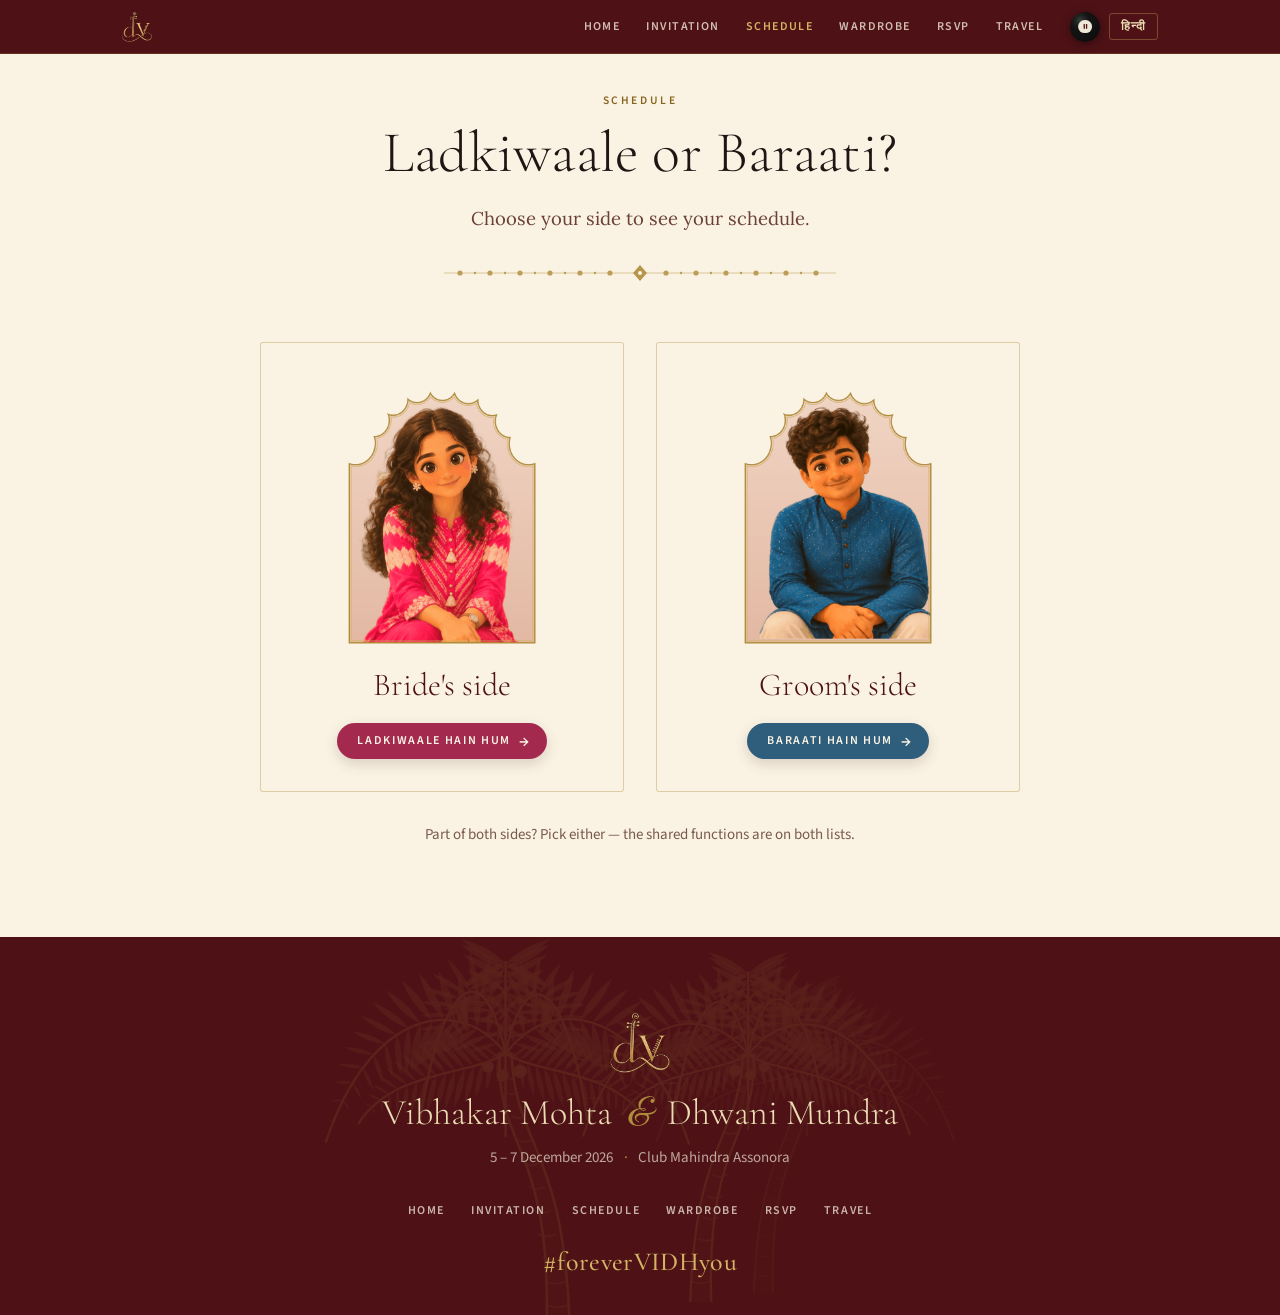
<file: schedule.html>
<!doctype html>
<html lang="en">
<head>
<meta charset="utf-8">
<meta name="viewport" content="width=device-width, initial-scale=1, viewport-fit=cover">
<meta name="color-scheme" content="only light">
<meta name="theme-color" content="#4E1216">

<title>Ladkiwaale or Baraati? · Dhwani &amp; Vibhakar, 5–6 December 2026</title>
<meta name="description" content="Dhwani and Vibhakar are getting married at Club Mahindra Assonora, Goa on 5–6 December 2026. Come and celebrate with us.">
<link rel="canonical" href="https://foreverVIDHyou.github.io/schedule.html">

<meta property="og:type" content="website">
<meta property="og:site_name" content="Vibhakar &amp; Dhwani">
<meta property="og:title" content="Dhwani &amp; Vibhakar, 5–6 December 2026">
<meta property="og:description" content="Dhwani and Vibhakar are getting married at Club Mahindra Assonora, Goa on 5–6 December 2026. Come and celebrate with us.">
<meta property="og:url" content="https://foreverVIDHyou.github.io/schedule.html">
<meta property="og:image" content="https://foreverVIDHyou.github.io/assets/img/og-a29972f2.jpg">
<meta property="og:image:secure_url" content="https://foreverVIDHyou.github.io/assets/img/og-a29972f2.jpg">
<meta property="og:image:type" content="image/jpeg">
<meta property="og:image:width" content="1200">
<meta property="og:image:height" content="630">
<meta property="og:image:alt" content="Vibhakar and Dhwani, 5 to 6 December 2026, Club Mahindra Assonora, Goa">
<meta property="og:locale" content="en_IN">
<meta property="og:locale:alternate" content="hi_IN">
<meta name="twitter:card" content="summary_large_image">
<meta name="twitter:image" content="https://foreverVIDHyou.github.io/assets/img/og-a29972f2.jpg">

<link rel="icon" href="assets/img/favicon.ico" sizes="any">
<link rel="icon" type="image/png" sizes="32x32" href="assets/img/favicon-32.png">
<link rel="apple-touch-icon" href="assets/img/favicon-180.png">
<link rel="manifest" href="site.webmanifest">

<link rel="preconnect" href="https://fonts.googleapis.com">
<link rel="preconnect" href="https://fonts.gstatic.com" crossorigin>
<link rel="stylesheet" href="https://fonts.googleapis.com/css2?family=Cormorant+Garamond:ital,wght@0,300;0,400;0,500;0,600;1,300;1,400&family=Lora:ital,wght@0,400;0,500;1,400&family=Source+Sans+3:wght@400;600&family=Great+Vibes&family=Noto+Serif+Devanagari:wght@400;500;600&display=swap">
<link rel="stylesheet" href="assets/css/site.css?v=82b7360a">

<script>
  try {
    var L = localStorage.getItem('vidh-lang');
    if (L === 'hi' || L === 'en') document.documentElement.lang = L;
  } catch (e) {}
  /* Whose name leads, remembered exactly like the language above and applied
     before first paint for the same reason. Nothing on the site sets it: the
     /bride and /groom links do, then send the guest here. Absent means the
     groom's order, which is how every name pair is written in the markup. */
  try {
    var F = localStorage.getItem('vidh-first');
    if (F === 'bride' || F === 'groom') document.documentElement.setAttribute('data-first', F);
  } catch (e) {}
</script>

</head>

<body class="p-schedule"
      data-endpoint="https://script.google.com/macros/s/AKfycbx1z4PcyO6lin9_cqxl9S9qViLBDrhGf9iMxoR4CyunZHj6qS7wj9RZC0NhYUhXJ8vgEw/exec"
      data-token="vidh-2026">
<a class="skip" href="#main"><span class="l" data-l="en">Skip to content</span><span class="l" data-l="hi" lang="hi">सीधे सामग्री पर जाएँ</span></a>

<header class="head" id="head">
  <div class="head-in">
    <a class="brand" href="index.html" aria-label="Vibhakar and Dhwani">
      <img src="assets/img/mark.png" alt="" width="30" height="30" class="brand-mark">
    </a>

    <nav class="nav" id="nav" aria-label="Pages">
      <a href="index.html" class="nav-a"
><span class="l" data-l="en">Home</span><span class="l" data-l="hi" lang="hi">मुख्य पृष्ठ</span></a>
      <a href="invite.html" class="nav-a"
><span class="l" data-l="en">Invitation</span><span class="l" data-l="hi" lang="hi">निमंत्रण</span></a>
      <a href="schedule.html" class="nav-a on"
aria-current="page"><span class="l" data-l="en">Schedule</span><span class="l" data-l="hi" lang="hi">कार्यक्रम</span></a>
      <a href="wardrobe.html" class="nav-a"
><span class="l" data-l="en">Wardrobe</span><span class="l" data-l="hi" lang="hi">पहनावा</span></a>
      <a href="rsvp.html" class="nav-a"
><span class="l" data-l="en">RSVP</span><span class="l" data-l="hi" lang="hi">उत्तर दें</span></a>
      <a href="travel.html" class="nav-a"
><span class="l" data-l="en">Travel</span><span class="l" data-l="hi" lang="hi">यात्रा</span></a>
    </nav>

    <div class="head-r">
      <button type="button" class="mu" id="mu-btn" aria-pressed="false"
              data-en-aria-label="Play the record" data-hi-aria-label="संगीत चलाएँ"
              aria-label="Play the record"
              data-say='{"tap":"Music",
                         "on":"Playing",
                         "off":"Paused",
                         "missing":""}'
              data-say-hi='{"tap":"\u0938\u0902\u0917\u0940\u0924",
                            "on":"\u092c\u091c \u0930\u0939\u093e \u0939\u0948",
                            "off":"\u0930\u0941\u0915\u093e \u0939\u0941\u0906",
                            "missing":""}'>
        <img class="mu-disc" src="assets/art/vinyl.svg" alt="" width="280" height="280">
        <span class="mu-play" aria-hidden="true">
          <svg class="g-play" viewBox="0 0 24 24" fill="currentColor"><path d="M6 3.4 20.5 12 6 20.6Z"/></svg>
          <svg class="g-pause" viewBox="0 0 24 24" fill="currentColor"><rect x="5.4" y="3.6" width="4.8" height="16.8" rx="1.2"/><rect x="13.8" y="3.6" width="4.8" height="16.8" rx="1.2"/></svg>
        </span>
        <span class="vh" id="mu-state"><span class="l" data-l="en">Music</span><span class="l" data-l="hi" lang="hi">संगीत</span></span>
      </button>

      <button class="lang" id="lang" type="button"
              data-en-aria-label="Read this page in Hindi" data-hi-aria-label="इस पन्ने को अंग्रेज़ी में पढ़ें"
              aria-label="Read this page in Hindi">
        <span class="l" data-l="en">हिन्दी</span><span class="l" data-l="hi" lang="hi">English</span>
      </button>
      <button class="burger" id="burger" type="button" aria-expanded="false"
              aria-controls="nav" aria-label="Menu">
        <span></span><span></span><span></span>
      </button>
    </div>
  </div>
</header>

<main id="main">
<section class="sec sec-pick">
  <div class="wrap">
    <header class="ph" data-reveal>
  <p class="eyebrow"><span class="l" data-l="en">Schedule</span><span class="l" data-l="hi" lang="hi">कार्यक्रम</span></p>
  <h1><span class="l" data-l="en">Ladkiwaale or Baraati?</span><span class="l" data-l="hi" lang="hi">लड़कीवाले या बाराती?</span></h1>
  <p class="lede"><span class="l" data-l="en">Choose your side to see your schedule.</span><span class="l" data-l="hi" lang="hi">अपना कार्यक्रम देखने के लिए अपना पक्ष चुनिए।</span></p>  <img class="divider" src="assets/art/rule.svg" alt="" aria-hidden="true"
     width="420" height="26" loading="lazy">
</header>

    <div class="picks" data-reveal>
      <a class="pick pick-bride" href="schedule-bride.html" data-reveal-item>
        <span class="pick-pt" aria-hidden="true">
          <img src="assets/art/portrait-bride.png" alt="" width="600" height="800"
               loading="lazy" decoding="async">
        </span>
        <span class="pick-l"><span class="l" data-l="en">Bride&#39;s side</span><span class="l" data-l="hi" lang="hi">दुल्हन का पक्ष</span></span>
        <span class="pick-go"><span class="l" data-l="en">Ladkiwaale hain hum</span><span class="l" data-l="hi" lang="hi">लड़कीवाले हैं हम</span></span>
      </a>
      <a class="pick pick-groom" href="schedule-groom.html" data-reveal-item>
        <span class="pick-pt" aria-hidden="true">
          <img src="assets/art/portrait-groom.png" alt="" width="600" height="800"
               loading="lazy" decoding="async">
        </span>
        <span class="pick-l"><span class="l" data-l="en">Groom&#39;s side</span><span class="l" data-l="hi" lang="hi">दूल्हे का पक्ष</span></span>
        <span class="pick-go"><span class="l" data-l="en">Baraati hain hum</span><span class="l" data-l="hi" lang="hi">बाराती हैं हम</span></span>
      </a>
    </div>

    <p class="pick-note center" data-reveal><span class="l" data-l="en">Part of both sides? Pick either — the shared functions are on both lists.</span><span class="l" data-l="hi" lang="hi">दोनों पक्षों से हैं? कोई भी चुन लीजिए — साझा समारोह दोनों सूचियों में हैं।</span></p>
  </div>
</section>
</main>

<footer class="foot">
  <img class="foot-palms" src="assets/art/palms.svg" alt="" width="520" height="310"
       loading="lazy" aria-hidden="true">
  <div class="wrap">
    <img class="foot-mono" src="assets/img/mark.png" alt="" width="66" height="66"
         loading="lazy">
    <p class="foot-names">
      <span><span class="l" data-l="en">Dhwani Mundra</span><span class="l" data-l="hi" lang="hi">ध्वनि मूंदड़ा</span></span>
      <span class="amp" aria-hidden="true">&amp;</span>
      <span><span class="l" data-l="en">Vibhakar Mohta</span><span class="l" data-l="hi" lang="hi">विभाकर मोहता</span></span>
    </p>
    <p class="foot-when"><span class="sided-b"><span class="l" data-l="en">5 – 6 December 2026</span><span class="l" data-l="hi" lang="hi">५ – ६ दिसंबर २०२६</span></span><span class="sided-g"><span class="l" data-l="en">5 – 7 December 2026</span><span class="l" data-l="hi" lang="hi">५ – ७ दिसंबर २०२६</span></span> <span class="dot">·</span>
       <span class="l" data-l="en">Club Mahindra Assonora</span><span class="l" data-l="hi" lang="hi">क्लब महिंद्रा असनोरा</span></p>

    <nav class="foot-nav" aria-label="Pages">
      <a href="index.html"><span class="l" data-l="en">Home</span><span class="l" data-l="hi" lang="hi">मुख्य पृष्ठ</span></a>
      <a href="invite.html"><span class="l" data-l="en">Invitation</span><span class="l" data-l="hi" lang="hi">निमंत्रण</span></a>
      <a href="schedule.html"><span class="l" data-l="en">Schedule</span><span class="l" data-l="hi" lang="hi">कार्यक्रम</span></a>
      <a href="wardrobe.html"><span class="l" data-l="en">Wardrobe</span><span class="l" data-l="hi" lang="hi">पहनावा</span></a>
      <a href="rsvp.html"><span class="l" data-l="en">RSVP</span><span class="l" data-l="hi" lang="hi">उत्तर दें</span></a>
      <a href="travel.html"><span class="l" data-l="en">Travel</span><span class="l" data-l="hi" lang="hi">यात्रा</span></a>
    </nav>


    <p class="foot-tag">#foreverVIDHyou</p>
  </div>
</footer>

<audio id="mu-audio" loop preload="metadata">
  <source src="assets/audio/theme.mp3" type="audio/mpeg">
  <source src="assets/audio/theme.ogg" type="audio/ogg">
</audio>

<script src="assets/js/site.js?v=cc814c0b" defer></script>
</body>
</html>
</file>
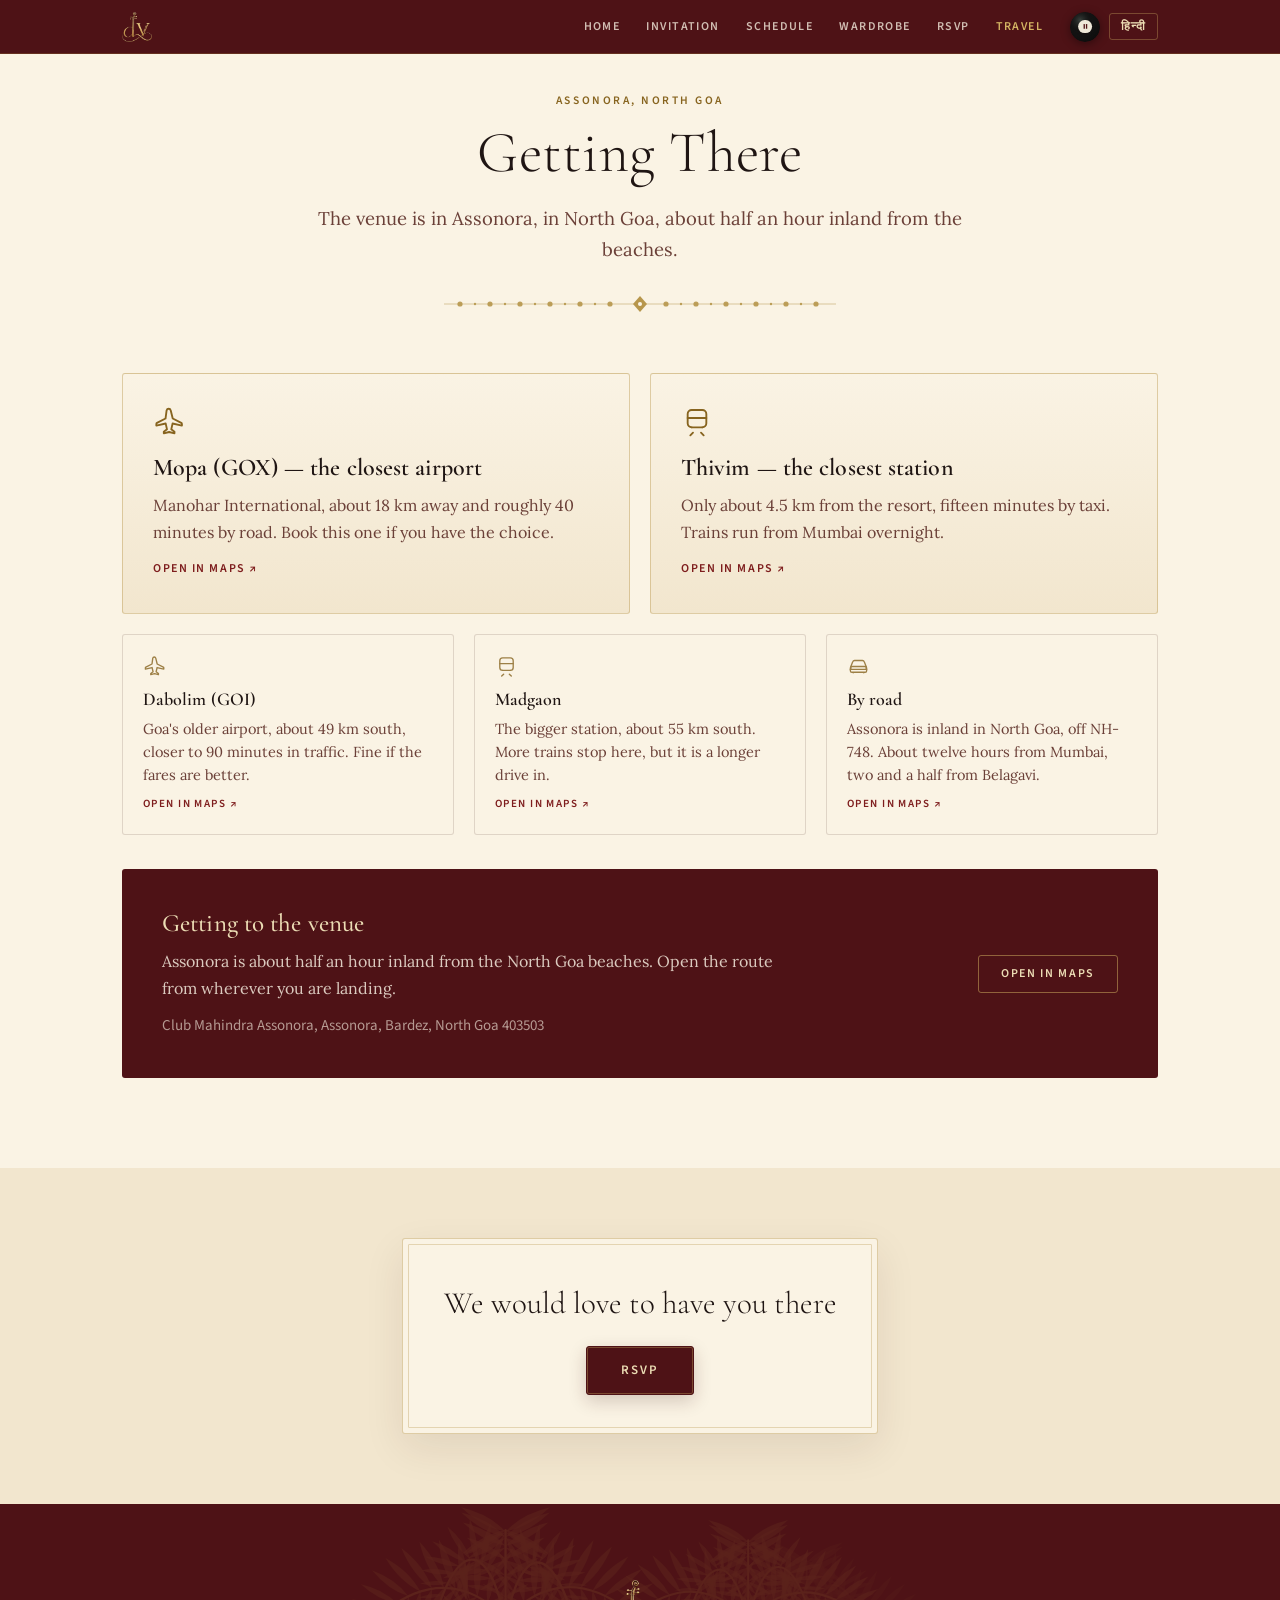
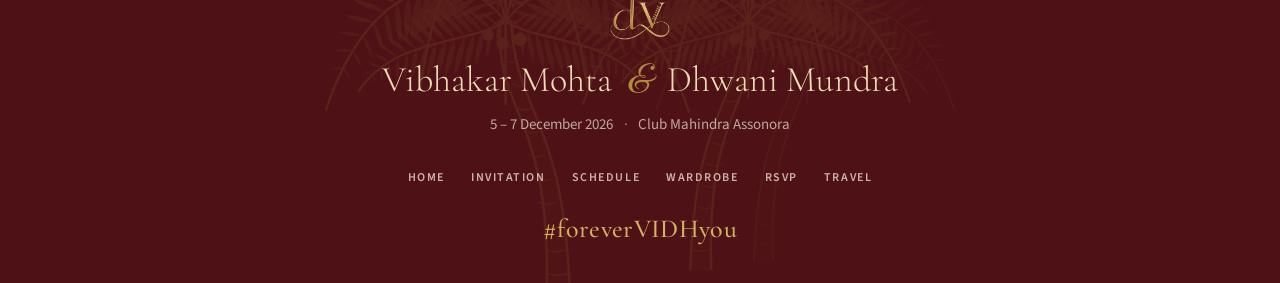
<file: travel.html>
<!doctype html>
<html lang="en">
<head>
<meta charset="utf-8">
<meta name="viewport" content="width=device-width, initial-scale=1, viewport-fit=cover">
<meta name="color-scheme" content="only light">
<meta name="theme-color" content="#4E1216">

<title>Getting There · Dhwani &amp; Vibhakar, 5–6 December 2026</title>
<meta name="description" content="Dhwani and Vibhakar are getting married at Club Mahindra Assonora, Goa on 5–6 December 2026. Come and celebrate with us.">
<link rel="canonical" href="https://foreverVIDHyou.github.io/travel.html">

<meta property="og:type" content="website">
<meta property="og:site_name" content="Vibhakar &amp; Dhwani">
<meta property="og:title" content="Dhwani &amp; Vibhakar, 5–6 December 2026">
<meta property="og:description" content="Dhwani and Vibhakar are getting married at Club Mahindra Assonora, Goa on 5–6 December 2026. Come and celebrate with us.">
<meta property="og:url" content="https://foreverVIDHyou.github.io/travel.html">
<meta property="og:image" content="https://foreverVIDHyou.github.io/assets/img/og-a29972f2.jpg">
<meta property="og:image:secure_url" content="https://foreverVIDHyou.github.io/assets/img/og-a29972f2.jpg">
<meta property="og:image:type" content="image/jpeg">
<meta property="og:image:width" content="1200">
<meta property="og:image:height" content="630">
<meta property="og:image:alt" content="Vibhakar and Dhwani, 5 to 6 December 2026, Club Mahindra Assonora, Goa">
<meta property="og:locale" content="en_IN">
<meta property="og:locale:alternate" content="hi_IN">
<meta name="twitter:card" content="summary_large_image">
<meta name="twitter:image" content="https://foreverVIDHyou.github.io/assets/img/og-a29972f2.jpg">

<link rel="icon" href="assets/img/favicon.ico" sizes="any">
<link rel="icon" type="image/png" sizes="32x32" href="assets/img/favicon-32.png">
<link rel="apple-touch-icon" href="assets/img/favicon-180.png">
<link rel="manifest" href="site.webmanifest">

<link rel="preconnect" href="https://fonts.googleapis.com">
<link rel="preconnect" href="https://fonts.gstatic.com" crossorigin>
<link rel="stylesheet" href="https://fonts.googleapis.com/css2?family=Cormorant+Garamond:ital,wght@0,300;0,400;0,500;0,600;1,300;1,400&family=Lora:ital,wght@0,400;0,500;1,400&family=Source+Sans+3:wght@400;600&family=Great+Vibes&family=Noto+Serif+Devanagari:wght@400;500;600&display=swap">
<link rel="stylesheet" href="assets/css/site.css?v=82b7360a">

<script>
  try {
    var L = localStorage.getItem('vidh-lang');
    if (L === 'hi' || L === 'en') document.documentElement.lang = L;
  } catch (e) {}
  /* Whose name leads, remembered exactly like the language above and applied
     before first paint for the same reason. Nothing on the site sets it: the
     /bride and /groom links do, then send the guest here. Absent means the
     groom's order, which is how every name pair is written in the markup. */
  try {
    var F = localStorage.getItem('vidh-first');
    if (F === 'bride' || F === 'groom') document.documentElement.setAttribute('data-first', F);
  } catch (e) {}
</script>

</head>

<body class="p-travel"
      data-endpoint="https://script.google.com/macros/s/AKfycbx1z4PcyO6lin9_cqxl9S9qViLBDrhGf9iMxoR4CyunZHj6qS7wj9RZC0NhYUhXJ8vgEw/exec"
      data-token="vidh-2026">
<a class="skip" href="#main"><span class="l" data-l="en">Skip to content</span><span class="l" data-l="hi" lang="hi">सीधे सामग्री पर जाएँ</span></a>

<header class="head" id="head">
  <div class="head-in">
    <a class="brand" href="index.html" aria-label="Vibhakar and Dhwani">
      <img src="assets/img/mark.png" alt="" width="30" height="30" class="brand-mark">
    </a>

    <nav class="nav" id="nav" aria-label="Pages">
      <a href="index.html" class="nav-a"
><span class="l" data-l="en">Home</span><span class="l" data-l="hi" lang="hi">मुख्य पृष्ठ</span></a>
      <a href="invite.html" class="nav-a"
><span class="l" data-l="en">Invitation</span><span class="l" data-l="hi" lang="hi">निमंत्रण</span></a>
      <a href="schedule.html" class="nav-a"
><span class="l" data-l="en">Schedule</span><span class="l" data-l="hi" lang="hi">कार्यक्रम</span></a>
      <a href="wardrobe.html" class="nav-a"
><span class="l" data-l="en">Wardrobe</span><span class="l" data-l="hi" lang="hi">पहनावा</span></a>
      <a href="rsvp.html" class="nav-a"
><span class="l" data-l="en">RSVP</span><span class="l" data-l="hi" lang="hi">उत्तर दें</span></a>
      <a href="travel.html" class="nav-a on"
aria-current="page"><span class="l" data-l="en">Travel</span><span class="l" data-l="hi" lang="hi">यात्रा</span></a>
    </nav>

    <div class="head-r">
      <button type="button" class="mu" id="mu-btn" aria-pressed="false"
              data-en-aria-label="Play the record" data-hi-aria-label="संगीत चलाएँ"
              aria-label="Play the record"
              data-say='{"tap":"Music",
                         "on":"Playing",
                         "off":"Paused",
                         "missing":""}'
              data-say-hi='{"tap":"\u0938\u0902\u0917\u0940\u0924",
                            "on":"\u092c\u091c \u0930\u0939\u093e \u0939\u0948",
                            "off":"\u0930\u0941\u0915\u093e \u0939\u0941\u0906",
                            "missing":""}'>
        <img class="mu-disc" src="assets/art/vinyl.svg" alt="" width="280" height="280">
        <span class="mu-play" aria-hidden="true">
          <svg class="g-play" viewBox="0 0 24 24" fill="currentColor"><path d="M6 3.4 20.5 12 6 20.6Z"/></svg>
          <svg class="g-pause" viewBox="0 0 24 24" fill="currentColor"><rect x="5.4" y="3.6" width="4.8" height="16.8" rx="1.2"/><rect x="13.8" y="3.6" width="4.8" height="16.8" rx="1.2"/></svg>
        </span>
        <span class="vh" id="mu-state"><span class="l" data-l="en">Music</span><span class="l" data-l="hi" lang="hi">संगीत</span></span>
      </button>

      <button class="lang" id="lang" type="button"
              data-en-aria-label="Read this page in Hindi" data-hi-aria-label="इस पन्ने को अंग्रेज़ी में पढ़ें"
              aria-label="Read this page in Hindi">
        <span class="l" data-l="en">हिन्दी</span><span class="l" data-l="hi" lang="hi">English</span>
      </button>
      <button class="burger" id="burger" type="button" aria-expanded="false"
              aria-controls="nav" aria-label="Menu">
        <span></span><span></span><span></span>
      </button>
    </div>
  </div>
</header>

<main id="main">
<section class="sec">
  <div class="wrap">
    <header class="ph" data-reveal>
  <p class="eyebrow"><span class="l" data-l="en">Assonora, North Goa</span><span class="l" data-l="hi" lang="hi">असनोरा, उत्तरी गोवा</span></p>
  <h1><span class="l" data-l="en">Getting There</span><span class="l" data-l="hi" lang="hi">पहुँचना कैसे है</span></h1>
  <p class="lede"><span class="l" data-l="en">The venue is in Assonora, in North Goa, about half an hour inland from the beaches.</span><span class="l" data-l="hi" lang="hi">आयोजन स्थल असनोरा में है, उत्तरी गोवा में, समुद्र तटों से लगभग आधा घंटा अंदर की ओर।</span></p>  <img class="divider" src="assets/art/rule.svg" alt="" aria-hidden="true"
     width="420" height="26" loading="lazy">
</header>

    <div class="routes routes-1" data-reveal>
      <a class="rt rt-big" href="https://www.google.com/maps/dir/?api=1&amp;origin=Manohar+International+Airport+Goa&amp;destination=Club+Mahindra+Assonora" target="_blank" rel="noopener"
         data-reveal-item>
        <span class="rt-ic" aria-hidden="true"><svg viewBox="0 0 24 24" fill="none" stroke="currentColor" stroke-width="1.4"
     stroke-linecap="round" stroke-linejoin="round" aria-hidden="true" focusable="false"><path d="M10.2 3.3a1.6 1.6 0 0 1 3.1 0l1.5 6.1 6.4 3.3a1 1 0 0 1 .5.9v1.1l-7-1.6-1 4.4 2.4 1.8v1.2l-4-1-4 1v-1.2l2.4-1.8-1-4.4-7 1.6v-1.1a1 1 0 0 1 .5-.9l6.4-3.3Z"/></svg></span>
        <h2><span class="l" data-l="en">Mopa (GOX) — the closest airport</span><span class="l" data-l="hi" lang="hi">मोपा (GOX) — सबसे नज़दीकी हवाई अड्डा</span></h2>
        <p><span class="l" data-l="en">Manohar International, about 18 km away and roughly 40 minutes by road. Book this one if you have the choice.</span><span class="l" data-l="hi" lang="hi">मनोहर इंटरनेशनल, लगभग १८ किमी दूर, सड़क से करीब ४० मिनट। विकल्प हो तो यही चुनें।</span></p>
        <span class="rt-go"><span class="l" data-l="en">Open in Maps</span><span class="l" data-l="hi" lang="hi">मैप में खोलें</span></span>
      </a>
      <a class="rt rt-big" href="https://www.google.com/maps/dir/?api=1&amp;origin=Thivim+Railway+Station&amp;destination=Club+Mahindra+Assonora" target="_blank" rel="noopener"
         data-reveal-item>
        <span class="rt-ic" aria-hidden="true"><svg viewBox="0 0 24 24" fill="none" stroke="currentColor" stroke-width="1.4"
     stroke-linecap="round" stroke-linejoin="round" aria-hidden="true" focusable="false"><rect x="5" y="3" width="14" height="13" rx="3"/>
    <path d="M5 9h14M9 20l-2 2M15 20l2 2M8 16h.01M16 16h.01"/></svg></span>
        <h2><span class="l" data-l="en">Thivim — the closest station</span><span class="l" data-l="hi" lang="hi">थिविम — सबसे नज़दीकी रेलवे स्टेशन</span></h2>
        <p><span class="l" data-l="en">Only about 4.5 km from the resort, fifteen minutes by taxi. Trains run from Mumbai overnight.</span><span class="l" data-l="hi" lang="hi">रिसॉर्ट से मात्र ४.५ किमी, टैक्सी से पंद्रह मिनट। मुंबई से रातभर की गाड़ियाँ चलती हैं।</span></p>
        <span class="rt-go"><span class="l" data-l="en">Open in Maps</span><span class="l" data-l="hi" lang="hi">मैप में खोलें</span></span>
      </a>
    </div>

    <div class="routes routes-2" data-reveal>
      <a class="rt rt-sm" href="https://www.google.com/maps/dir/?api=1&amp;origin=Goa+International+Airport+Dabolim&amp;destination=Club+Mahindra+Assonora" target="_blank" rel="noopener"
         data-reveal-item>
        <span class="rt-ic" aria-hidden="true"><svg viewBox="0 0 24 24" fill="none" stroke="currentColor" stroke-width="1.4"
     stroke-linecap="round" stroke-linejoin="round" aria-hidden="true" focusable="false"><path d="M10.2 3.3a1.6 1.6 0 0 1 3.1 0l1.5 6.1 6.4 3.3a1 1 0 0 1 .5.9v1.1l-7-1.6-1 4.4 2.4 1.8v1.2l-4-1-4 1v-1.2l2.4-1.8-1-4.4-7 1.6v-1.1a1 1 0 0 1 .5-.9l6.4-3.3Z"/></svg></span>
        <h2><span class="l" data-l="en">Dabolim (GOI)</span><span class="l" data-l="hi" lang="hi">डाबोलिम (GOI)</span></h2>
        <p><span class="l" data-l="en">Goa&#39;s older airport, about 49 km south, closer to 90 minutes in traffic. Fine if the fares are better.</span><span class="l" data-l="hi" lang="hi">गोवा का पुराना हवाई अड्डा, करीब ४९ किमी दक्षिण, ट्रैफ़िक में लगभग ९० मिनट। किराया बेहतर हो तो ठीक है।</span></p>
        <span class="rt-go"><span class="l" data-l="en">Open in Maps</span><span class="l" data-l="hi" lang="hi">मैप में खोलें</span></span>
      </a>
      <a class="rt rt-sm" href="https://www.google.com/maps/dir/?api=1&amp;origin=Madgaon+Railway+Station&amp;destination=Club+Mahindra+Assonora" target="_blank" rel="noopener"
         data-reveal-item>
        <span class="rt-ic" aria-hidden="true"><svg viewBox="0 0 24 24" fill="none" stroke="currentColor" stroke-width="1.4"
     stroke-linecap="round" stroke-linejoin="round" aria-hidden="true" focusable="false"><rect x="5" y="3" width="14" height="13" rx="3"/>
    <path d="M5 9h14M9 20l-2 2M15 20l2 2M8 16h.01M16 16h.01"/></svg></span>
        <h2><span class="l" data-l="en">Madgaon</span><span class="l" data-l="hi" lang="hi">मडगाँव</span></h2>
        <p><span class="l" data-l="en">The bigger station, about 55 km south. More trains stop here, but it is a longer drive in.</span><span class="l" data-l="hi" lang="hi">बड़ा स्टेशन, करीब ५५ किमी दक्षिण। गाड़ियाँ ज़्यादा रुकती हैं, पर रास्ता लंबा है।</span></p>
        <span class="rt-go"><span class="l" data-l="en">Open in Maps</span><span class="l" data-l="hi" lang="hi">मैप में खोलें</span></span>
      </a>
      <a class="rt rt-sm" href="https://www.google.com/maps/dir/?api=1&amp;origin=Mumbai&amp;destination=Club+Mahindra+Assonora" target="_blank" rel="noopener"
         data-reveal-item>
        <span class="rt-ic" aria-hidden="true"><svg viewBox="0 0 24 24" fill="none" stroke="currentColor" stroke-width="1.4"
     stroke-linecap="round" stroke-linejoin="round" aria-hidden="true" focusable="false"><path d="M4 15v-3l2-5a2 2 0 0 1 1.9-1.3h8.2A2 2 0 0 1 18 7l2 5v3"/>
    <path d="M3.5 15h17M6.5 18.5h.01M17.5 18.5h.01"/>
    <rect x="3.5" y="12" width="17" height="6" rx="1.6"/></svg></span>
        <h2><span class="l" data-l="en">By road</span><span class="l" data-l="hi" lang="hi">सड़क से</span></h2>
        <p><span class="l" data-l="en">Assonora is inland in North Goa, off NH-748. About twelve hours from Mumbai, two and a half from Belagavi.</span><span class="l" data-l="hi" lang="hi">असनोरा उत्तरी गोवा में अंदर की ओर है, NH-748 से। मुंबई से लगभग बारह घंटे, बेलगावी से ढाई घंटे।</span></p>
        <span class="rt-go"><span class="l" data-l="en">Open in Maps</span><span class="l" data-l="hi" lang="hi">मैप में खोलें</span></span>
      </a>
    </div>

    <a class="venue-go" href="https://maps.google.com/?q=Club+Mahindra+Assonora+Goa" target="_blank"
       rel="noopener" data-reveal>
      <span class="vg-t">
        <h2><span class="l" data-l="en">Getting to the venue</span><span class="l" data-l="hi" lang="hi">आयोजन स्थल तक</span></h2>
        <p><span class="l" data-l="en">Assonora is about half an hour inland from the North Goa beaches. Open the route from wherever you are landing.</span><span class="l" data-l="hi" lang="hi">असनोरा उत्तरी गोवा के समुद्र तटों से लगभग आधा घंटा अंदर की ओर है। जहाँ से आ रहे हों, वहाँ से रास्ता खोल लें।</span></p>
        <p class="vg-ad"><span class="l" data-l="en">Club Mahindra Assonora, Assonora, Bardez, North Goa 403503</span><span class="l" data-l="hi" lang="hi">क्लब महिंद्रा असनोरा, असनोरा, बार्देज़, उत्तरी गोवा ४०३५०३</span></p>
      </span>
      <span class="vg-b"><span class="l" data-l="en">Open in Maps</span><span class="l" data-l="hi" lang="hi">मैप में खोलें</span></span>
    </a>
  </div>
</section>

<section class="sec sec-band">
  <div class="wrap" data-reveal>
    <div class="band-in">
      <p class="band-l"><span class="l" data-l="en">We would love to have you there</span><span class="l" data-l="hi" lang="hi">आप ज़रूर आइए, हमें बहुत ख़ुशी होगी</span></p>
      <a class="btn btn-primary" href="rsvp.html"><span class="l" data-l="en">RSVP</span><span class="l" data-l="hi" lang="hi">उत्तर दें</span></a>
    </div>
  </div>
</section>
</main>

<footer class="foot">
  <img class="foot-palms" src="assets/art/palms.svg" alt="" width="520" height="310"
       loading="lazy" aria-hidden="true">
  <div class="wrap">
    <img class="foot-mono" src="assets/img/mark.png" alt="" width="66" height="66"
         loading="lazy">
    <p class="foot-names">
      <span><span class="l" data-l="en">Dhwani Mundra</span><span class="l" data-l="hi" lang="hi">ध्वनि मूंदड़ा</span></span>
      <span class="amp" aria-hidden="true">&amp;</span>
      <span><span class="l" data-l="en">Vibhakar Mohta</span><span class="l" data-l="hi" lang="hi">विभाकर मोहता</span></span>
    </p>
    <p class="foot-when"><span class="sided-b"><span class="l" data-l="en">5 – 6 December 2026</span><span class="l" data-l="hi" lang="hi">५ – ६ दिसंबर २०२६</span></span><span class="sided-g"><span class="l" data-l="en">5 – 7 December 2026</span><span class="l" data-l="hi" lang="hi">५ – ७ दिसंबर २०२६</span></span> <span class="dot">·</span>
       <span class="l" data-l="en">Club Mahindra Assonora</span><span class="l" data-l="hi" lang="hi">क्लब महिंद्रा असनोरा</span></p>

    <nav class="foot-nav" aria-label="Pages">
      <a href="index.html"><span class="l" data-l="en">Home</span><span class="l" data-l="hi" lang="hi">मुख्य पृष्ठ</span></a>
      <a href="invite.html"><span class="l" data-l="en">Invitation</span><span class="l" data-l="hi" lang="hi">निमंत्रण</span></a>
      <a href="schedule.html"><span class="l" data-l="en">Schedule</span><span class="l" data-l="hi" lang="hi">कार्यक्रम</span></a>
      <a href="wardrobe.html"><span class="l" data-l="en">Wardrobe</span><span class="l" data-l="hi" lang="hi">पहनावा</span></a>
      <a href="rsvp.html"><span class="l" data-l="en">RSVP</span><span class="l" data-l="hi" lang="hi">उत्तर दें</span></a>
      <a href="travel.html"><span class="l" data-l="en">Travel</span><span class="l" data-l="hi" lang="hi">यात्रा</span></a>
    </nav>


    <p class="foot-tag">#foreverVIDHyou</p>
  </div>
</footer>

<audio id="mu-audio" loop preload="metadata">
  <source src="assets/audio/theme.mp3" type="audio/mpeg">
  <source src="assets/audio/theme.ogg" type="audio/ogg">
</audio>

<script src="assets/js/site.js?v=cc814c0b" defer></script>
</body>
</html>
</file>
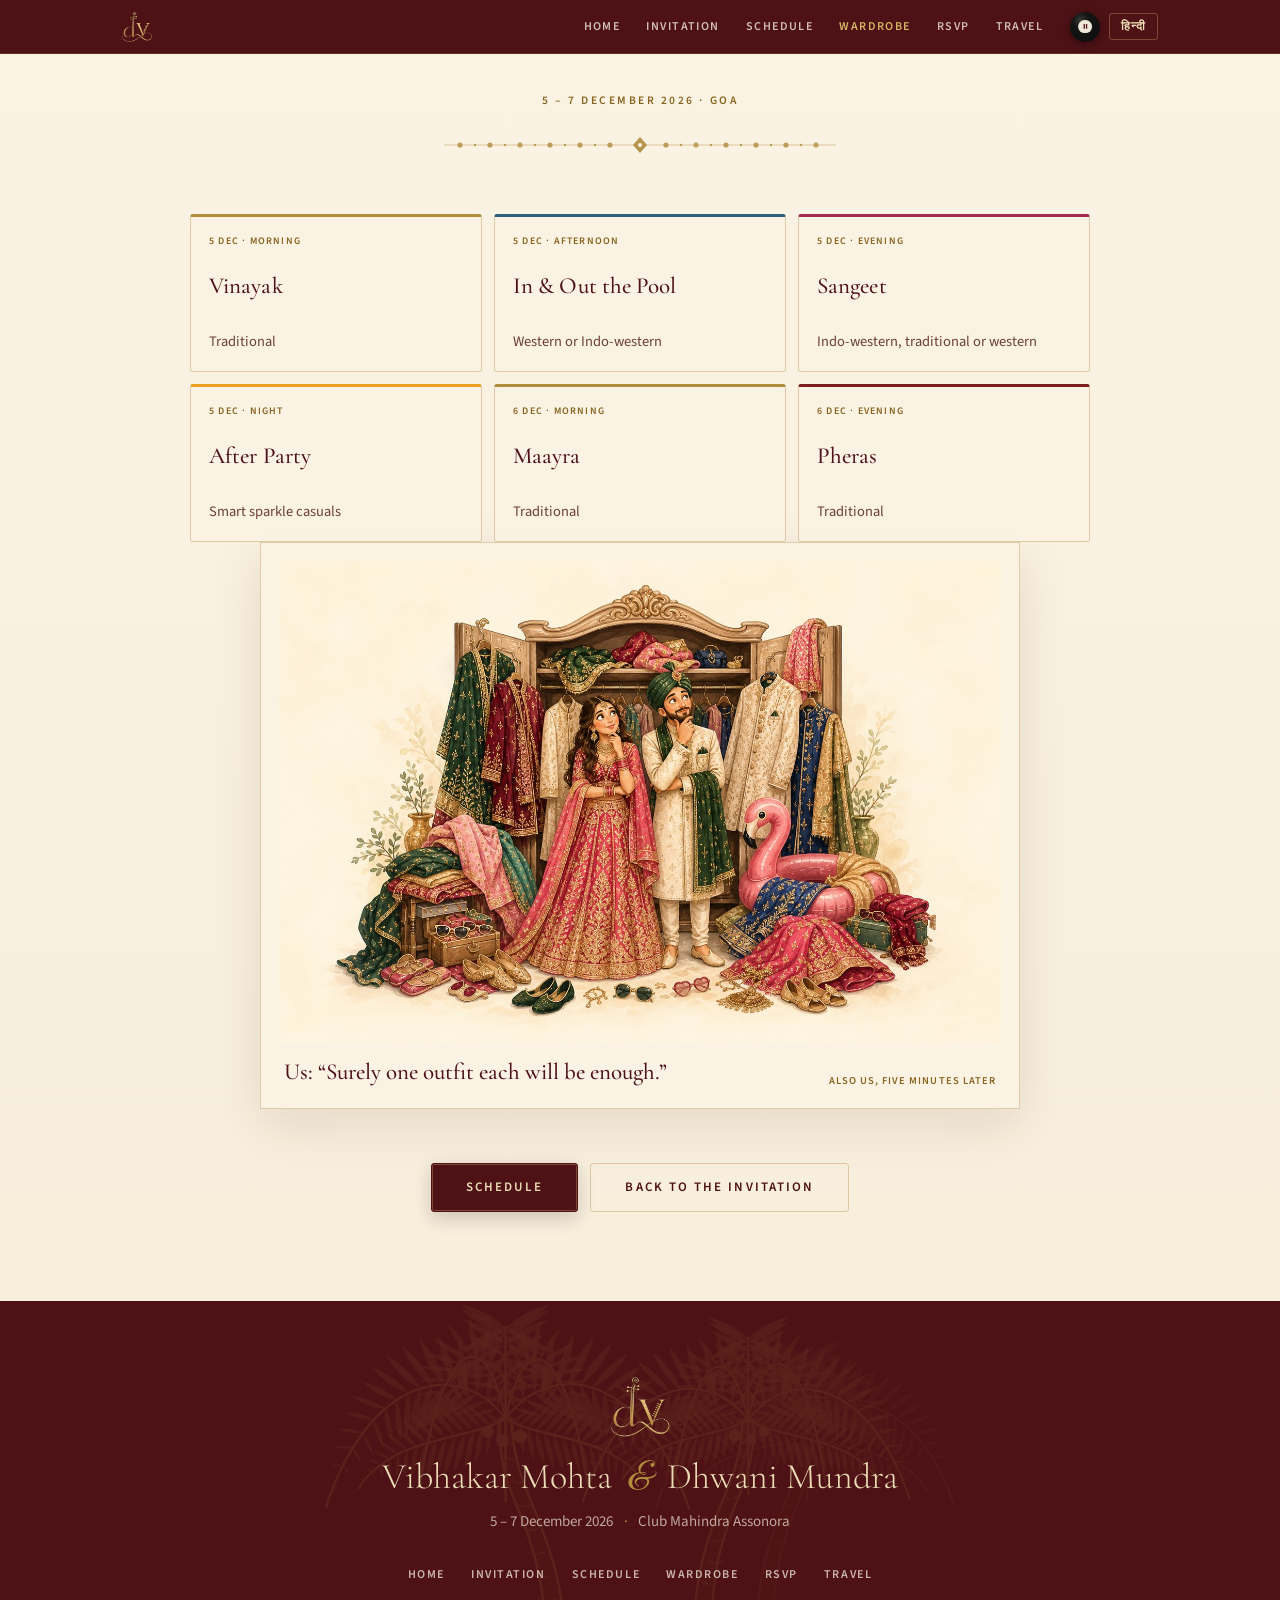
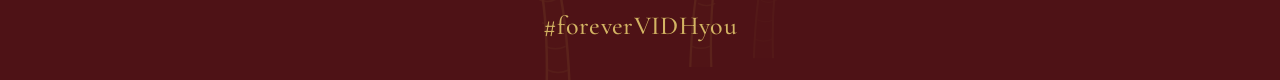
<file: wardrobe.html>
<!doctype html>
<html lang="en">
<head>
<meta charset="utf-8">
<meta name="viewport" content="width=device-width, initial-scale=1, viewport-fit=cover">
<meta name="color-scheme" content="only light">
<meta name="theme-color" content="#4E1216">

<title>The Wedding Wardrobe Planner · Dhwani &amp; Vibhakar, 5–6 December 2026</title>
<meta name="description" content="Dhwani and Vibhakar are getting married at Club Mahindra Assonora, Goa on 5–6 December 2026. Come and celebrate with us.">
<link rel="canonical" href="https://foreverVIDHyou.github.io/wardrobe.html">

<meta property="og:type" content="website">
<meta property="og:site_name" content="Vibhakar &amp; Dhwani">
<meta property="og:title" content="Dhwani &amp; Vibhakar, 5–6 December 2026">
<meta property="og:description" content="Dhwani and Vibhakar are getting married at Club Mahindra Assonora, Goa on 5–6 December 2026. Come and celebrate with us.">
<meta property="og:url" content="https://foreverVIDHyou.github.io/wardrobe.html">
<meta property="og:image" content="https://foreverVIDHyou.github.io/assets/img/og-a29972f2.jpg">
<meta property="og:image:secure_url" content="https://foreverVIDHyou.github.io/assets/img/og-a29972f2.jpg">
<meta property="og:image:type" content="image/jpeg">
<meta property="og:image:width" content="1200">
<meta property="og:image:height" content="630">
<meta property="og:image:alt" content="Vibhakar and Dhwani, 5 to 6 December 2026, Club Mahindra Assonora, Goa">
<meta property="og:locale" content="en_IN">
<meta property="og:locale:alternate" content="hi_IN">
<meta name="twitter:card" content="summary_large_image">
<meta name="twitter:image" content="https://foreverVIDHyou.github.io/assets/img/og-a29972f2.jpg">

<link rel="icon" href="assets/img/favicon.ico" sizes="any">
<link rel="icon" type="image/png" sizes="32x32" href="assets/img/favicon-32.png">
<link rel="apple-touch-icon" href="assets/img/favicon-180.png">
<link rel="manifest" href="site.webmanifest">

<link rel="preconnect" href="https://fonts.googleapis.com">
<link rel="preconnect" href="https://fonts.gstatic.com" crossorigin>
<link rel="stylesheet" href="https://fonts.googleapis.com/css2?family=Cormorant+Garamond:ital,wght@0,300;0,400;0,500;0,600;1,300;1,400&family=Lora:ital,wght@0,400;0,500;1,400&family=Source+Sans+3:wght@400;600&family=Great+Vibes&family=Noto+Serif+Devanagari:wght@400;500;600&display=swap">
<link rel="stylesheet" href="assets/css/site.css?v=82b7360a">

<script>
  try {
    var L = localStorage.getItem('vidh-lang');
    if (L === 'hi' || L === 'en') document.documentElement.lang = L;
  } catch (e) {}
  /* Whose name leads, remembered exactly like the language above and applied
     before first paint for the same reason. Nothing on the site sets it: the
     /bride and /groom links do, then send the guest here. Absent means the
     groom's order, which is how every name pair is written in the markup. */
  try {
    var F = localStorage.getItem('vidh-first');
    if (F === 'bride' || F === 'groom') document.documentElement.setAttribute('data-first', F);
  } catch (e) {}
</script>

</head>

<body class="p-wardrobe"
      data-endpoint="https://script.google.com/macros/s/AKfycbx1z4PcyO6lin9_cqxl9S9qViLBDrhGf9iMxoR4CyunZHj6qS7wj9RZC0NhYUhXJ8vgEw/exec"
      data-token="vidh-2026">
<a class="skip" href="#main"><span class="l" data-l="en">Skip to content</span><span class="l" data-l="hi" lang="hi">सीधे सामग्री पर जाएँ</span></a>

<header class="head" id="head">
  <div class="head-in">
    <a class="brand" href="index.html" aria-label="Vibhakar and Dhwani">
      <img src="assets/img/mark.png" alt="" width="30" height="30" class="brand-mark">
    </a>

    <nav class="nav" id="nav" aria-label="Pages">
      <a href="index.html" class="nav-a"
><span class="l" data-l="en">Home</span><span class="l" data-l="hi" lang="hi">मुख्य पृष्ठ</span></a>
      <a href="invite.html" class="nav-a"
><span class="l" data-l="en">Invitation</span><span class="l" data-l="hi" lang="hi">निमंत्रण</span></a>
      <a href="schedule.html" class="nav-a"
><span class="l" data-l="en">Schedule</span><span class="l" data-l="hi" lang="hi">कार्यक्रम</span></a>
      <a href="wardrobe.html" class="nav-a on"
aria-current="page"><span class="l" data-l="en">Wardrobe</span><span class="l" data-l="hi" lang="hi">पहनावा</span></a>
      <a href="rsvp.html" class="nav-a"
><span class="l" data-l="en">RSVP</span><span class="l" data-l="hi" lang="hi">उत्तर दें</span></a>
      <a href="travel.html" class="nav-a"
><span class="l" data-l="en">Travel</span><span class="l" data-l="hi" lang="hi">यात्रा</span></a>
    </nav>

    <div class="head-r">
      <button type="button" class="mu" id="mu-btn" aria-pressed="false"
              data-en-aria-label="Play the record" data-hi-aria-label="संगीत चलाएँ"
              aria-label="Play the record"
              data-say='{"tap":"Music",
                         "on":"Playing",
                         "off":"Paused",
                         "missing":""}'
              data-say-hi='{"tap":"\u0938\u0902\u0917\u0940\u0924",
                            "on":"\u092c\u091c \u0930\u0939\u093e \u0939\u0948",
                            "off":"\u0930\u0941\u0915\u093e \u0939\u0941\u0906",
                            "missing":""}'>
        <img class="mu-disc" src="assets/art/vinyl.svg" alt="" width="280" height="280">
        <span class="mu-play" aria-hidden="true">
          <svg class="g-play" viewBox="0 0 24 24" fill="currentColor"><path d="M6 3.4 20.5 12 6 20.6Z"/></svg>
          <svg class="g-pause" viewBox="0 0 24 24" fill="currentColor"><rect x="5.4" y="3.6" width="4.8" height="16.8" rx="1.2"/><rect x="13.8" y="3.6" width="4.8" height="16.8" rx="1.2"/></svg>
        </span>
        <span class="vh" id="mu-state"><span class="l" data-l="en">Music</span><span class="l" data-l="hi" lang="hi">संगीत</span></span>
      </button>

      <button class="lang" id="lang" type="button"
              data-en-aria-label="Read this page in Hindi" data-hi-aria-label="इस पन्ने को अंग्रेज़ी में पढ़ें"
              aria-label="Read this page in Hindi">
        <span class="l" data-l="en">हिन्दी</span><span class="l" data-l="hi" lang="hi">English</span>
      </button>
      <button class="burger" id="burger" type="button" aria-expanded="false"
              aria-controls="nav" aria-label="Menu">
        <span></span><span></span><span></span>
      </button>
    </div>
  </div>
</header>

<main id="main">
<section class="sec sec-wr">
  <div class="wrap">

    <header class="ph wr-h" data-reveal>
      <p class="eyebrow"><span class="sided-b"><span class="l" data-l="en">5 – 6 December 2026 · Goa</span><span class="l" data-l="hi" lang="hi">५ – ६ दिसंबर २०२६ · गोवा</span></span><span class="sided-g"><span class="l" data-l="en">5 – 7 December 2026 · Goa</span><span class="l" data-l="hi" lang="hi">५ – ७ दिसंबर २०२६ · गोवा</span></span></p>
      <h1 class="vh"><span class="l" data-l="en">The Wedding Wardrobe Planner</span><span class="l" data-l="hi" lang="hi">शादी का पहनावा</span></h1>
      <img class="divider" src="assets/art/rule.svg" alt="" aria-hidden="true"
     width="420" height="26" loading="lazy">
    </header>

    <div class="looks" data-reveal>
      <article class="look" data-reveal-item style="--i:0">
        <p class="look-w"><span class="l" data-l="en">5 Dec · Morning</span><span class="l" data-l="hi" lang="hi">५ दिसंबर · सुबह</span></p>
        <h2><span class="l" data-l="en">Vinayak</span><span class="l" data-l="hi" lang="hi">विनायक</span></h2>
        <p class="look-b"><span class="l" data-l="en">Traditional</span><span class="l" data-l="hi" lang="hi">पारंपरिक</span></p>
      </article>
      <article class="look" data-reveal-item style="--i:1">
        <p class="look-w"><span class="l" data-l="en">5 Dec · Afternoon</span><span class="l" data-l="hi" lang="hi">५ दिसंबर · दोपहर</span></p>
        <h2><span class="l" data-l="en">In &amp; Out the Pool</span><span class="l" data-l="hi" lang="hi">पूल में डुबकी</span></h2>
        <p class="look-b"><span class="l" data-l="en">Western or Indo-western</span><span class="l" data-l="hi" lang="hi">वेस्टर्न या इंडो-वेस्टर्न</span></p>
      </article>
      <article class="look" data-reveal-item style="--i:2">
        <p class="look-w"><span class="l" data-l="en">5 Dec · Evening</span><span class="l" data-l="hi" lang="hi">५ दिसंबर · शाम</span></p>
        <h2><span class="l" data-l="en">Sangeet</span><span class="l" data-l="hi" lang="hi">संगीत</span></h2>
        <p class="look-b"><span class="l" data-l="en">Indo-western, traditional or western</span><span class="l" data-l="hi" lang="hi">इंडो-वेस्टर्न, पारंपरिक या वेस्टर्न</span></p>
      </article>
      <article class="look" data-reveal-item style="--i:3">
        <p class="look-w"><span class="l" data-l="en">5 Dec · Night</span><span class="l" data-l="hi" lang="hi">५ दिसंबर · रात</span></p>
        <h2><span class="l" data-l="en">After Party</span><span class="l" data-l="hi" lang="hi">आफ़्टर पार्टी</span></h2>
        <p class="look-b"><span class="l" data-l="en">Smart sparkle casuals</span><span class="l" data-l="hi" lang="hi">स्मार्ट स्पार्कल कैज़ुअल</span></p>
      </article>
      <article class="look" data-reveal-item style="--i:4">
        <p class="look-w"><span class="l" data-l="en">6 Dec · Morning</span><span class="l" data-l="hi" lang="hi">६ दिसंबर · सुबह</span></p>
        <h2><span class="l" data-l="en">Maayra</span><span class="l" data-l="hi" lang="hi">मायरा</span></h2>
        <p class="look-b"><span class="l" data-l="en">Traditional</span><span class="l" data-l="hi" lang="hi">पारंपरिक</span></p>
      </article>
      <article class="look" data-reveal-item style="--i:5">
        <p class="look-w"><span class="l" data-l="en">6 Dec · Evening</span><span class="l" data-l="hi" lang="hi">६ दिसंबर · शाम</span></p>
        <h2><span class="l" data-l="en">Pheras</span><span class="l" data-l="hi" lang="hi">फेरे</span></h2>
        <p class="look-b"><span class="l" data-l="en">Traditional</span><span class="l" data-l="hi" lang="hi">पारंपरिक</span></p>
      </article>
    </div>

    <figure class="wr-fig" data-reveal>
      <img src="assets/img/wardrobe.jpg"
           alt="A bride and groom standing in front of an overflowing wardrobe of wedding outfits, lehengas and sherwanis piled around them, unable to choose."
           data-en-alt="A bride and groom standing in front of an overflowing wardrobe of wedding outfits, lehengas and sherwanis piled around them, unable to choose."
           data-hi-alt="दुल्हन और दूल्हा, कपड़ों से भरी अलमारी के सामने खड़े, चारों ओर लहँगे और शेरवानियाँ बिखरी हुईं, तय नहीं कर पा रहे कि क्या पहनें।"
           width="1400" height="933" loading="lazy" decoding="async">
      <figcaption>
        <span class="wr-cap"><span class="l" data-l="en">Us: “Surely one outfit each will be enough.”</span><span class="l" data-l="hi" lang="hi">हम: “एक-एक जोड़ा तो काफ़ी होगा ही।”</span></span>
        <span class="wr-cap2"><span class="l" data-l="en">Also us, five minutes later</span><span class="l" data-l="hi" lang="hi">हम ही, पाँच मिनट बाद</span></span>
      </figcaption>
    </figure>

    <div class="wr-acts center" data-reveal>
      <a class="btn btn-primary" href="schedule.html"><span class="l" data-l="en">Schedule</span><span class="l" data-l="hi" lang="hi">कार्यक्रम</span></a>
      <a class="btn btn-ghost" href="invite.html"><span class="l" data-l="en">Back to the invitation</span><span class="l" data-l="hi" lang="hi">निमंत्रण पर वापस</span></a>
    </div>

  </div>
</section>
</main>

<footer class="foot">
  <img class="foot-palms" src="assets/art/palms.svg" alt="" width="520" height="310"
       loading="lazy" aria-hidden="true">
  <div class="wrap">
    <img class="foot-mono" src="assets/img/mark.png" alt="" width="66" height="66"
         loading="lazy">
    <p class="foot-names">
      <span><span class="l" data-l="en">Dhwani Mundra</span><span class="l" data-l="hi" lang="hi">ध्वनि मूंदड़ा</span></span>
      <span class="amp" aria-hidden="true">&amp;</span>
      <span><span class="l" data-l="en">Vibhakar Mohta</span><span class="l" data-l="hi" lang="hi">विभाकर मोहता</span></span>
    </p>
    <p class="foot-when"><span class="sided-b"><span class="l" data-l="en">5 – 6 December 2026</span><span class="l" data-l="hi" lang="hi">५ – ६ दिसंबर २०२६</span></span><span class="sided-g"><span class="l" data-l="en">5 – 7 December 2026</span><span class="l" data-l="hi" lang="hi">५ – ७ दिसंबर २०२६</span></span> <span class="dot">·</span>
       <span class="l" data-l="en">Club Mahindra Assonora</span><span class="l" data-l="hi" lang="hi">क्लब महिंद्रा असनोरा</span></p>

    <nav class="foot-nav" aria-label="Pages">
      <a href="index.html"><span class="l" data-l="en">Home</span><span class="l" data-l="hi" lang="hi">मुख्य पृष्ठ</span></a>
      <a href="invite.html"><span class="l" data-l="en">Invitation</span><span class="l" data-l="hi" lang="hi">निमंत्रण</span></a>
      <a href="schedule.html"><span class="l" data-l="en">Schedule</span><span class="l" data-l="hi" lang="hi">कार्यक्रम</span></a>
      <a href="wardrobe.html"><span class="l" data-l="en">Wardrobe</span><span class="l" data-l="hi" lang="hi">पहनावा</span></a>
      <a href="rsvp.html"><span class="l" data-l="en">RSVP</span><span class="l" data-l="hi" lang="hi">उत्तर दें</span></a>
      <a href="travel.html"><span class="l" data-l="en">Travel</span><span class="l" data-l="hi" lang="hi">यात्रा</span></a>
    </nav>


    <p class="foot-tag">#foreverVIDHyou</p>
  </div>
</footer>

<audio id="mu-audio" loop preload="metadata">
  <source src="assets/audio/theme.mp3" type="audio/mpeg">
  <source src="assets/audio/theme.ogg" type="audio/ogg">
</audio>

<script src="assets/js/site.js?v=cc814c0b" defer></script>
</body>
</html>
</file>
<file: assets/css/site.css>
/* ==========================================================================
   The Green Gate.  See design/THEME.md.

   Green is the ground, gold is the line, red is the accent. Every colour here
   was sampled off the reference invitations in material/sept4_redesign.pdf,
   not chosen; the provenance of each one is in the theme note.

   Two rules that are load-bearing and look like nothing:

     img { height: auto }   without it, `aspect-ratio` goes inert the moment an
                            element has both a width and a height attribute,
                            and every illustration renders at its HTML height.

     .ch > span             direct child, always. t() injects a pair of language
                            spans inside every label, so a descendant selector
                            styles those too and draws a second border inside
                            each control.
   ========================================================================== */

/* --- tokens ---------------------------------------------------------------
   Crimson, marigold, gold and ivory. The first pass at this theme used bottle
   green as the ground; Vibhakar's reading of it was that green is a Muslim
   colour, and for a Maheshwari wedding he is right that it is the wrong signal.
   Every ground here is now Marwari red, sampled off the crimson invitation on
   p4 of the brief and confirmed by the raja-rani reference he sent afterwards.

   Green survives in exactly one place: --leaf, on the marigold garland. It is
   never a ground and never a large area.
   -------------------------------------------------------------------------- */
:root {
  color-scheme:only light;
  --red-900:#2A0E10; --red-800:#4E1216; --red-700:#7E1D1D; --red-600:#9B2A22;
  --red-500:#B23A2A;
  --marigold:#E8A020; --marigold-dk:#C97E10; --marigold-lt:#F5C24B;
  --gold-600:#87641F; --gold-500:#B08D3C; --gold-400:#D3B463; --gold-200:#EBDCB4;
  --ivory:#FAF3E4; --ivory-2:#F2E6CE; --ivory-sh:#E4D3B4;
  --terra:#A87B5E; --terra-dk:#7A4A34; --blush:#F2D7C6;
  --leaf:#4F7A3E;

  /* the two sides, sampled from what they were actually wearing */
  --bride:#A32A4E; --groom:#2F5D7C;

  --ink:#1F1513;
  --ink-2:#6B4038;
  --paper:var(--ivory);
  --paper-2:var(--ivory-2);
  --line:rgba(58,21,18,.14);
  --line-gold:rgba(176,141,60,.38);

  --display:"Cormorant Garamond",ui-serif,Georgia,serif;
  --body:"Lora",ui-serif,Georgia,serif;
  --ui:"Source Sans 3",ui-sans-serif,system-ui,-apple-system,sans-serif;
  --script:"Great Vibes",cursive;
  --deva:"Noto Serif Devanagari",var(--body);

  --head-h:50px;
  --wrap:1080px;
  --r:3px;
  --ease:cubic-bezier(.22,.61,.36,1);
}

/* --- reset ---------------------------------------------------------------- */
*,*::before,*::after{box-sizing:border-box}

/* `hidden` has to actually hide.

   The attribute is only `[hidden]{display:none}` in the browser's own sheet,
   which is the weakest declaration there is: ANY author rule that sets
   `display` on the same element beats it, and then `el.hidden = true` sets
   the attribute, reads back as true, and changes nothing on screen.

   That shipped. `.form-miss{display:block}` meant the reply page told every
   guest "we still need your name, a phone number, whether you are coming"
   the instant it loaded, before they had touched anything — and both the
   bride's and the groom's calendar buttons showed on the thank-you screen at
   once. Neither was caught by a test, because a test that asks `el.hidden`
   asks the property and gets `true` from a box that is plainly visible.

   The elsewhere-correct way to write it is `:not([hidden])` on the rule that
   sets display, the way .lk-msg does. This makes forgetting it harmless. */
[hidden]{display:none!important}
html{-webkit-text-size-adjust:100%;scroll-behavior:smooth}
@media (prefers-reduced-motion:reduce){html{scroll-behavior:auto}}
body{
  margin:0; background:var(--paper); color:var(--ink);
  font:400 17px/1.72 var(--body);
  -webkit-font-smoothing:antialiased;
  overflow-x:hidden;
}
img,video,svg{max-width:100%;height:auto;display:block}
button,input,select,textarea{font:inherit;color:inherit}
a{color:inherit}
h1,h2,h3,h4{margin:0;font-family:var(--display);font-weight:300;
  line-height:1.14;text-wrap:balance;letter-spacing:.004em}
p{margin:0}
ul{margin:0;padding:0;list-style:none}
:focus-visible{outline:2px solid var(--gold-500);outline-offset:3px;border-radius:2px}

/* --- the two languages ---------------------------------------------------- */
/* `.l` is RESERVED for the language spans that t() injects, and it carries a
   display:none that applies to any element wearing the class. The gate leaves
   were briefly `.leaf.l` / `.leaf.r` and the left one vanished: not rotated
   out of view, not mis-transformed, simply `display:none` from three hundred
   lines away. Never reuse `.l`, `.hi` or `.en` as a modifier. */
.l{display:none}
html[lang="en"] .l[data-l="en"],
html[lang="hi"] .l[data-l="hi"]{display:inline}
html[lang="hi"] body{font-family:var(--deva)}
html[lang="hi"] h1,html[lang="hi"] h2,html[lang="hi"] h3{font-family:var(--deva);
  font-weight:400;line-height:1.34}
:lang(hi){font-family:var(--deva)}

.vh{position:absolute;width:1px;height:1px;margin:-1px;padding:0;overflow:hidden;
  clip:rect(0 0 0 0);white-space:nowrap;border:0}
.skip{position:absolute;left:-9999px;top:0;z-index:100;background:var(--red-800);
  color:var(--ivory);padding:12px 18px}
.skip:focus{left:8px;top:8px}

/* --- layout --------------------------------------------------------------- */
.wrap{max-width:var(--wrap);margin:0 auto;padding:0 22px;width:100%}
.wrap.narrow{max-width:660px}
.center{text-align:center}
.sec{padding:clamp(52px,7vw,92px) 0}
/* The first section on a page sits right under the bar, and 92px of nothing
   between the two read as a mistake rather than as air. Half that.
   `main > .sec:first-child` never matches the landing page, whose first child
   is the hero — which is exactly the "every page except Home" this wants. The
   phone block already sets its own, smaller, padding and is left alone. */
@media (min-width:821px){
  main > .sec:first-child{padding-top:clamp(30px,3.2vw,46px)}
}
.sec-alt{background:var(--paper-2)}

/* --- type ----------------------------------------------------------------- */
h1{font-size:clamp(34px,6.4vw,58px)}
h2{font-size:clamp(26px,4vw,40px)}
h3{font-size:20px;font-weight:500}
.eyebrow{font:600 11.5px/1 var(--ui);letter-spacing:.22em;text-transform:uppercase;
  color:var(--gold-600);margin-bottom:14px}
html[lang="hi"] .eyebrow{letter-spacing:.10em;text-transform:none;font-size:13px}
.lede{font-size:18.5px;line-height:1.7;color:var(--ink-2);margin-top:16px;
  max-width:60ch}
.center .lede,.wrap.narrow>.lede{margin-left:auto;margin-right:auto}
.hint{font:400 14px/1.6 var(--ui);color:#7A5A50;margin-top:6px}
.dot{padding:0 .5em;color:var(--gold-500)}
.amp{font-family:var(--script);color:var(--gold-500);padding:0 .1em;
  font-size:1.05em;display:inline-block;vertical-align:.02em}
.badge{display:inline-block;font:600 11px/1 var(--ui);letter-spacing:.14em;
  text-transform:uppercase;color:var(--gold-600);border:1px solid var(--line-gold);
  padding:6px 11px;border-radius:99px;margin-top:14px}
.alert{background:var(--paper-2);border-left:2px solid var(--gold-500);
  padding:16px 20px;font-size:16px;margin:22px 0}
.divider{width:min(420px,72%);height:auto;margin:26px auto 0;opacity:.9}

/* page header, every page but the landing one */
.ph{text-align:center;margin-bottom:clamp(34px,5vw,56px)}
.ph .lede{margin-inline:auto}
.ph-pt{display:block;width:clamp(96px,15vw,150px);margin:0 auto 18px}
.ph-pt img{width:100%;height:auto}

/* --- buttons -------------------------------------------------------------- */
.btn{
  display:inline-flex;align-items:center;justify-content:center;gap:9px;
  font:600 13px/1 var(--ui);letter-spacing:.16em;text-transform:uppercase;
  padding:17px 34px;border-radius:var(--r);border:1px solid transparent;
  text-decoration:none;cursor:pointer;background:none;
  transition:background .22s var(--ease),color .22s var(--ease),
             border-color .22s var(--ease),transform .22s var(--ease);
}
html[lang="hi"] .btn{letter-spacing:.04em;text-transform:none;font-size:15px}
.btn-primary{background:var(--red-800);color:var(--gold-200);
  border-color:var(--red-800);
  box-shadow:inset 0 0 0 1px rgba(211,180,99,.34),
             0 6px 18px rgba(58,21,18,.20)}
.btn-primary:hover,.btn-primary:focus-visible{background:var(--red-700);
  border-color:var(--red-700);
  box-shadow:inset 0 0 0 1px rgba(232,200,122,.55),
             0 10px 26px rgba(58,21,18,.28)}
.btn-ghost{border-color:var(--line-gold);color:var(--red-800)}
.btn-ghost:hover{border-color:var(--gold-500);background:rgba(176,141,60,.09)}
.btn-wide{width:100%;padding:17px 26px;margin-top:8px}
.btn[disabled]{opacity:.5;cursor:not-allowed}
.btn:hover{transform:translateY(-2px)}
.btn:active{transform:translateY(0)}

/* ==========================================================================
   header and footer
   ========================================================================== */
.head{
  position:sticky;top:0;z-index:40;background:var(--red-800);
  border-bottom:1px solid rgba(176,141,60,.24);
}
.head-in{max-width:var(--wrap);margin:0 auto;padding:0 22px;height:var(--head-h);
  display:flex;align-items:center;gap:16px}
.brand{display:flex;align-items:center;gap:10px;text-decoration:none;
  color:var(--gold-200);margin-right:auto}
.brand-mark{width:30px;height:30px;border-radius:2px}
.nav{display:flex;align-items:center;gap:4px}
.nav-a{font:600 12px/1 var(--ui);letter-spacing:.12em;text-transform:uppercase;
  color:rgba(250,243,228,.76);text-decoration:none;padding:8px 11px;
  border-radius:var(--r);transition:color .2s,background .2s}
html[lang="hi"] .nav-a{letter-spacing:.03em;text-transform:none;font-size:14px}
.nav-a:hover{color:var(--gold-200);background:rgba(211,180,99,.1)}
.nav-a.on{color:var(--gold-400)}
.head-r{display:flex;align-items:center;gap:9px}
.lang{border:1px solid rgba(211,180,99,.34);background:none;color:var(--gold-200);
  font:600 11.5px/1 var(--ui);letter-spacing:.08em;padding:7px 11px;
  border-radius:var(--r);cursor:pointer;transition:border-color .2s,background .2s}
.lang:hover{border-color:var(--gold-500);background:rgba(211,180,99,.12)}
.burger{display:none;background:none;border:0;padding:7px 6px;cursor:pointer}
.burger span{display:block;width:20px;height:1.6px;background:var(--gold-200);
  margin:3.4px 0;transition:transform .26s var(--ease),opacity .2s}
.burger[aria-expanded="true"] span:nth-child(1){transform:translateY(5px) rotate(45deg)}
.burger[aria-expanded="true"] span:nth-child(2){opacity:0}
.burger[aria-expanded="true"] span:nth-child(3){transform:translateY(-5px) rotate(-45deg)}

.foot{position:relative;background:var(--red-800);color:var(--ivory);
  padding:clamp(48px,6vw,76px) 0 40px;text-align:center;overflow:hidden;
  margin-top:auto}
.foot-palms{position:absolute;left:50%;bottom:-26px;width:min(760px,120%);
  max-width:none;transform:translateX(-50%);opacity:.13;pointer-events:none}
.foot .wrap{position:relative;z-index:1}
.foot-mono{width:60px;height:60px;margin:0 auto 18px;opacity:.95}
.foot-names{display:flex;flex-wrap:wrap;align-items:baseline;justify-content:center;
  gap:0 .34em;font:300 clamp(26px,3.6vw,36px)/1.2 var(--display);color:var(--gold-200)}
.foot-when{font:400 15px/1.6 var(--ui);color:rgba(250,243,228,.66);margin-top:8px}
.foot-nav{display:flex;flex-wrap:wrap;gap:6px 4px;justify-content:center;
  margin:26px 0 20px}
.foot-nav a{font:600 12px/1 var(--ui);letter-spacing:.13em;text-transform:uppercase;
  color:rgba(250,243,228,.72);text-decoration:none;padding:9px 11px;
  border-radius:var(--r)}
html[lang="hi"] .foot-nav a{letter-spacing:.03em;text-transform:none;font-size:14px}
.foot-nav a:hover{color:var(--gold-400)}
.foot-ct a{color:var(--gold-200);font:400 15px/1.8 var(--ui)}
.foot-tag{font:500 clamp(19px,2.1vw,26px)/1.2 var(--display);
  letter-spacing:.012em;color:var(--gold-400);margin-top:20px}
.foot-line{font:400 13.5px/1.7 var(--ui);color:rgba(250,243,228,.5);margin-top:14px}

/* ==========================================================================
   the landing page: one view, with the resort under it

   Third composition, and the simplest. The gate became a tabletop, the
   tabletop became this. Vibhakar's note on 6 September: put the countdown and
   the resort on the first screen, shrink the four icons and let the hashtag
   sit out in the open on top of the view, drop the flowers and the petals,
   move the record to the corner, and leave only the gallery and the ask
   below.

   So the page is now a printed invitation in the shape the reference he sent
   uses: a pale landscape holding the bottom of the sheet, and everything
   that has to be read floating above it on paper.
   ========================================================================== */
.hero{
  position:relative;overflow:hidden;
  /* 26px short of the fold, so the gallery's ivory shows underneath and the
     page says out loud that it continues. */
  min-height:calc(100svh - var(--head-h) - 26px);
  display:grid;align-items:center;justify-items:center;
  padding:clamp(10px,1.6vw,20px) 16px clamp(96px,13vw,150px);
  /* Golden hour. Every stop below is sampled off the reference, straight down
     a column of it clear of the type, and mapped from the reference's own
     proportions onto this hero's: its sky runs to 68% of the panel and ours
     meets the drawing at about 52%, so the ramp is compressed to match.

       0%  #DACED2   a cool mauve-grey, which is the thing the first pass got
                     wrong by starting warm — a real sunset is cool overhead
      22%  #F7E2CC   rose, warming
      28%  #FBECCD   the brightest band, where the sun is
      40%  #F5D2B1
      52%  #F0CBA2   the horizon, where the drawing takes over

     The glow is placed off-centre because it is off-centre in the reference:
     the left edge of that sky is measurably rosier than the right. */
  background:
    radial-gradient(78% 46% at 63% 31%, rgba(255,244,216,.72) 0%, transparent 64%),
    radial-gradient(58% 74% at 0% 34%, rgba(238,190,186,.34) 0%, transparent 72%),
    linear-gradient(180deg,
      #DACED2 0%, #E8D8D8 8%, #EDD9C6 15%, #F7E2CC 22%, #FBECCD 28%,
      #FAE3C4 34%, #F4CFAC 40%, #F0C9A0 46%, #EDC59B 52%, #ECC298 100%);
}
/* The drawing is anchored to the bottom edge and the type stands on it, which
   is the whole idea. It never scales past its own width, so the ridgeline
   keeps the proportions it was traced at. */
/* The last 70px of the hero dissolve into the section below it. The drawing
   ends on whatever it happens to be doing at that height — the dark hedge at
   the left edge, pale water in the middle — and the gallery starts on ivory,
   which measured as a 224-unit step straight across the page. This is the
   same trick as the fade at the drawing's top edge, at the other end. */
.hero::after{content:"";position:absolute;left:0;right:0;bottom:0;height:74px;
  z-index:1;pointer-events:none;
  background:linear-gradient(180deg,rgba(242,230,206,0) 0%,var(--ivory-2) 92%)}

.hero-bg{position:absolute;left:0;right:0;bottom:0;width:100%;
  pointer-events:none;z-index:0;line-height:0;
  /* The drawing's sky is --ivory exactly, and the page under it is a warm
     wash that has moved on from --ivory by the height the drawing starts at.
     Butted together that is a 5/9/16 jump in RGB across the full width of the
     page: a hard horizontal line, which is what Vibhakar saw.

     Matching the two colours cannot be done once and left, because where the
     drawing's top edge falls depends on the viewport — it lands anywhere
     between 47% and 53% of the hero. So the top of the drawing dissolves
     instead. There is no edge to match, at any size, whatever the gradient
     behind it is doing.

     9% is measured, not guessed: the sky is flat --ivory for the top 38 of
     the drawing's 430 units, and the first ridge crest starts at 40. The
     fade is over sky and only sky. */
  -webkit-mask-image:linear-gradient(180deg,transparent 0,#000 9%);
  mask-image:linear-gradient(180deg,transparent 0,#000 9%)}
.hero-bg img{width:100%;height:auto;display:block}

.hero-in{position:relative;z-index:2;text-align:center;
  display:flex;flex-direction:column;align-items:center;
  gap:clamp(9px,1.5vh,20px);width:100%;max-width:960px}



/* --- the page arriving --------------------------------------------------- */
/* One sequence, in the order a person reads it: Ganeshji, then whose wedding
   it is, then when and where, then the hashtag, then the five ways in, then
   the clock and the way down. Nothing bounces and nothing slides sideways;
   everything rises a few pixels into place, which is what a card being laid
   on a table does.

   CSS and not JS, so it runs whether or not the script arrives, and `both`
   fill so each piece is invisible until its turn rather than flashing first.
   The reduced-motion block near the foot of this file collapses every
   duration to nothing, and because the fill is `both` they all land on the
   finished state instead of disappearing. */
@keyframes rise{
  from{opacity:0;translate:0 15px}
  to{opacity:1;translate:0 0}
}
@keyframes settle{
  from{opacity:0;scale:.94}
  to{opacity:1;scale:1}
}
.lintel     {animation:settle .85s var(--ease) .05s both}
.hero-names {animation:rise .75s var(--ease) .22s both}
.hero-when  {animation:rise .75s var(--ease) .36s both}
.hero-tag   {animation:rise .75s var(--ease) .54s both}
.cd         {animation:rise .75s var(--ease) .92s both}
.flat-more  {animation:rise .75s var(--ease) 1.06s both}
/* the four pieces are dealt out one after another */
.way        {animation:rise .6s var(--ease) both}
.way:nth-child(1){animation-delay:.58s}
.way:nth-child(2){animation-delay:.66s}
.way:nth-child(3){animation-delay:.74s}
.way:nth-child(4){animation-delay:.82s}
.way:nth-child(5){animation-delay:.90s}
/* the view itself washes in under all of it, slowest of anything */
.hero-bg{animation:wash 1.5s var(--ease) both}
@keyframes wash{from{opacity:0}to{opacity:1}}
/* and the record arrives last, from the corner it lives in */

/* Ganeshji, still with a row to himself so nothing can reach him */
.lintel{text-align:center}
.lintel-g{width:clamp(52px,5vw,78px);height:auto;margin:0 auto;display:block}
.lintel-om{font:400 clamp(9.5px,.95vw,13px)/1.35 var(--deva);color:var(--red-800);
  margin-top:4px;white-space:nowrap}

/* Three rows: a name, the ampersand alone, a name.

   The type comes down to about 81% of the two-row size so the block ends up
   the same height it was, which is the point — everything below it on the
   screen is positioned by what this leaves, and the hero has no room to give
   away. Two rows of 1.12 plus an ampersand row of .62em at .9 is 2.80 ems
   against the old 2.28, so 2.28 / 2.80 sets the reduction. */
.hero-names{display:flex;flex-direction:column;align-items:center;
  font:300 clamp(23px,3.72vw,47px)/1.12 var(--display);color:var(--ink);
  /* On top of the column's own gap. The names are the one thing on this
     screen that should not have anything sitting close under it. */
  margin-bottom:clamp(5px,1.1vh,15px)}
.nm-1,.nm-2{white-space:nowrap}
/* The ampersand sits between the two names, not under the first one.

   Dhwani's note: it read as belonging to "Dhwani Mundra". Measured, it did —
   its ink began 8px above that name's baseline and only 3px above the next
   one, because `line-height:.9` gave a Great Vibes glyph a line box shorter
   than the glyph itself, so it spilled upward into the row above. A line box
   that holds the ink, and a margin split to put the ink's middle exactly
   between the two names. */
.hero-names .amp{font-family:var(--script);color:var(--marigold-dk);
  font-size:.62em;line-height:1;padding:0;
  margin:.10em 0 .02em}
html[lang="hi"] .hero-names{font-family:var(--deva);
  font-size:clamp(23px,3.7vw,46px);line-height:1.3}

.hero-when{font:400 clamp(12.5px,1.25vw,16px)/1.7 var(--ui);color:var(--ink);
  max-width:none}
.hero-when .dot{color:var(--gold-500)}
/* Each part stays whole, and the line breaks between them rather than through
   "Club Mahindra Assonora", which reads as a mistake rather than as a wrap. */
.hw-i{white-space:nowrap}
/* No notes under the icons. The reply card prints its own date on its face,
   which is where a reply card's date belongs. */

/* Thane Mummy's note. It is the line the family repeat back to each other, so
   it is set like a name and not like a caption. */
.hero-tag{font:500 clamp(18px,2.83vw,36px)/1.1 var(--display);
  letter-spacing:.012em;color:var(--red-800)}

/* Wording that differs by side , the dates, the days, the wardrobe eyebrow.
   Both are in the page and one is hidden, as the two languages are. The
   bride's shows by default, because an unmarked link is hers.
   Not .sd-b/.sd-g: the RSVP side cards already use .sd and .sd-b, and
   hiding .sd-b for groom-first visitors emptied both cards, photos and all. */
.sided-g{display:none}
html[data-first="groom"] .sided-b{display:none}
html[data-first="groom"] .sided-g{display:inline}

/* --- whose name leads --------------------------------------------------- */
/* Every name pair is written bride-first in the templates, because that is
   what a bare link gets. The groom's link sets the flag and this reverses the
   three flex children, which carries the ampersand back to the middle without
   a rule of its own. */
html[data-first="groom"] .hero-names,
html[data-first="groom"] .card-names{flex-direction:column-reverse}
html[data-first="groom"] .foot-names{flex-direction:row-reverse}

/* --- the five ways in ----------------------------------------------------- */
/* The same drawings that used to lie on the table, at about a quarter of the
   size and in the order a guest wants them. A row on a laptop, two by two on
   a phone, which is the only arrangement that keeps the labels readable
   without shrinking the pictures to nothing. */
.ways{display:flex;flex-wrap:wrap;align-items:flex-end;justify-content:center;
  gap:clamp(6px,1.4vw,26px);width:100%;max-width:760px;
  margin-top:clamp(2px,.6vh,10px)}
.way{flex:0 1 128px;display:flex;flex-direction:column;align-items:center;gap:7px;
  text-decoration:none;color:inherit;padding:8px 4px 10px;border-radius:var(--r);
  transition:translate .24s var(--ease),background .24s}
.way:hover,.way:focus-visible{translate:0 -3px;background:rgba(250,243,228,.5)}
.way:focus-visible{outline:2px solid var(--red-700);outline-offset:2px}
/* One box for every icon whatever the drawing's own proportions are, so the
   four labels sit on one line as a row rather than stepping down, and the four
   drawings stand on a common baseline like objects on a shelf.

   The height is set on the image, not capped with `max-height`. The first cut
   used `display:grid` with `max-height:100%` and the percentage never
   resolved: the implicit grid row is content-sized, so the containing block's
   height is indefinite and the cap is simply dropped. The invitation came out
   234px tall inside an 86px box. */
.way-ic{display:flex;align-items:flex-end;justify-content:center;
  height:clamp(46px,6.4vw,86px);width:100%}
.way-ic img{height:100%;width:auto;max-width:100%;
  filter:drop-shadow(0 5px 14px rgba(58,21,18,.32));
  transition:filter .24s var(--ease)}
.way:hover .way-ic img{filter:drop-shadow(0 10px 22px rgba(58,21,18,.40))}
.way-l{font:600 clamp(9.5px,.92vw,12px)/1.25 var(--ui);letter-spacing:.11em;
  text-transform:uppercase;color:var(--red-800);text-wrap:balance}
html[lang="hi"] .way-l{letter-spacing:.02em;text-transform:none;
  font-size:clamp(11px,1.05vw,13.5px)}

/* --- the clock ------------------------------------------------------------ */
/* It used to stand on crimson two screens down. On paper it needs the
   opposite treatment: ink on a light ground, with a rule over it so it reads
   as part of the sheet rather than as a widget dropped on it. */
.cd{text-align:center;margin-top:clamp(2px,.8vh,12px);
  position:relative;width:100%;max-width:560px}
/* Two frosted blocks, days-and-hours then minutes-and-seconds.

   The numbers need clean ground: Cormorant is a high-contrast face, so at 600
   its thick strokes gain weight but its thin ones stay hairlines, and the
   ridgeline was reading straight through the counters. A soft circular wash
   was tried first and Vibhakar asked for squares instead, which is the better
   answer anyway — a rectangle admits it is a panel, where a radial fade has
   to hide its own edges and did not, at first, manage it.

   `backdrop-filter` blurs the drawing itself rather than covering it, so the
   resort still shows through as colour and shape. Browsers without it fall
   back to the flat tint underneath, which is the same idea more bluntly. */
.cd-blk{display:flex;gap:clamp(12px,3vw,40px);
  padding:clamp(10px,1.4vh,16px) clamp(14px,2vw,26px);
  border-radius:8px;
  background:rgba(253,240,214,.50);
  border:1px solid rgba(160,120,60,.24);
  box-shadow:0 4px 18px rgba(94,58,42,.09);
  backdrop-filter:blur(10px) saturate(1.06);
  -webkit-backdrop-filter:blur(10px) saturate(1.06)}
@supports not (backdrop-filter:blur(1px)){
  .cd-blk{background:rgba(253,240,214,.9)}
}
/* "Until the pheras" is gone: with the resort behind it the row needed less
   on it, not more, and four numbers under a rule say what they are. */
.cd-h{display:none}
.cd-row{display:flex;justify-content:center}
.cd-u{display:flex;flex-direction:column;align-items:center;min-width:48px}
.cd-n{font:600 clamp(26px,4.2vw,48px)/1 var(--display);color:var(--red-900);
  font-variant-numeric:tabular-nums lining-nums}
/* --ink-2 measured 4.42:1 against the darkest pixel behind it on a phone,
   which is under the 4.5 floor. These are 9.5px capitals; they need the
   darker ink. */
.cd-k{font:600 9.5px/1 var(--ui);letter-spacing:.16em;text-transform:uppercase;
  color:var(--ink);margin-top:6px}
html[lang="hi"] .cd-k{letter-spacing:.02em;text-transform:none;font-size:11px}
.cd-done{font:300 clamp(24px,4vw,36px)/1.3 var(--display);color:var(--red-800)}

/* --- the record, in the header -------------------------------------------- */
/* It sat in the corner of the hero, which put it on one page out of seven: a
   guest who opened the invitation lost the music entirely, because the
   <audio> element went with the page. In the header it is on all of them,
   beside the other control that belongs to the whole site. Smaller, because
   a header is not a hero. */
.mu{position:relative;flex:0 0 auto;
  width:30px;aspect-ratio:1;
  background:none;border:0;padding:0;cursor:pointer;
  transition:scale .3s var(--ease);
  filter:drop-shadow(0 2px 5px rgba(0,0,0,.4))}
.mu:hover,.mu:focus-visible{scale:1.09}
.mu:focus-visible{outline:2px solid var(--gold-400);outline-offset:4px}
.mu-disc{width:100%;height:auto;border-radius:50%;display:block}
/* 33 1/3 rpm is 1.8s a turn */
.mu.spinning .mu-disc{animation:spin 1.8s linear infinite}
@keyframes spin{to{rotate:360deg}}
/* The play mark: a circle sized against the disc, with the glyph drawn as SVG
   inside it rather than out of CSS borders. Borders distort, and a stale
   `height` on this class once beat `aspect-ratio` and made it an ellipse. */
.mu-play{position:absolute;left:50%;top:50%;
  width:46%;aspect-ratio:1;translate:-50% -50%;
  border-radius:50%;background:rgba(250,243,228,.95);
  display:grid;place-items:center;
  box-shadow:0 1px 3px rgba(26,8,10,.35)}
.mu-play svg{width:48%;height:auto;color:var(--red-800);display:block}
/* the triangle nudges right, so it looks centred rather than measures centred */
.mu-play .g-play{translate:6% 0}
.mu-play .g-pause{display:none}
.mu.spinning .mu-play .g-play{display:none}
.mu.spinning .mu-play .g-pause{display:block;translate:0 0}

/* --- the way down --------------------------------------------------------- */
.flat-more{display:inline-flex;align-items:center;gap:7px;
  font:600 11px/1 var(--ui);letter-spacing:.15em;text-transform:uppercase;
  color:var(--red-800);text-decoration:none;
  padding:11px 18px;border-radius:8px;
  margin-top:clamp(2px,.8vh,10px);
  transition:color .22s,background .22s;
  background:rgba(253,240,214,.5);
  border:1px solid rgba(160,120,60,.24);
  backdrop-filter:blur(10px) saturate(1.06);
  -webkit-backdrop-filter:blur(10px) saturate(1.06)}
@supports not (backdrop-filter:blur(1px)){
  .flat-more{background:rgba(250,243,228,.88)}
}
.flat-more:hover{background:rgba(250,243,228,.72)}
.flat-more:hover,.flat-more:focus-visible{color:var(--red-800)}
.flat-more svg{width:15px;height:15px;animation:nudge 2.4s var(--ease) infinite}
html[lang="hi"] .flat-more{letter-spacing:.02em;text-transform:none;font-size:13px}
@keyframes nudge{
  0%,58%,100%{translate:0 0}
  72%{translate:0 3.5px}
  86%{translate:0 0}
}
@media (prefers-reduced-motion:reduce){.flat-more svg{animation:none}}

/* --- the closing ask ------------------------------------------------------
   The last thing on every page, and the only place the site asks for
   anything. A panel of paper with a gold rule over it, in the invitation's
   own idiom, rather than a button sitting on a section. -------------------- */
.sec-band{background:var(--ivory-2);padding:clamp(40px,5.5vw,72px) 0}
.sec-band .wrap{max-width:520px}
.band-in{position:relative;text-align:center;
  padding:clamp(28px,4vw,44px) clamp(20px,3vw,38px) clamp(24px,3.4vw,38px);
  background:var(--paper);border:1px solid var(--line-gold);
  border-radius:var(--r);
  box-shadow:0 14px 40px rgba(58,21,18,.09)}
/* the double rule of the invitation card, at the panel's edge */
.band-in::before{content:"";position:absolute;inset:5px;border-radius:1px;
  border:1px solid rgba(176,141,60,.30);pointer-events:none}
.band-l{font:300 clamp(21px,2.7vw,31px)/1.3 var(--display);color:var(--ink);
  text-wrap:balance}
html[lang="hi"] .band-l{font-family:var(--deva);
  font-size:clamp(17px,2.2vw,25px);line-height:1.6}
.sec-band .btn{margin-top:clamp(16px,2vw,22px)}

/* the polaroids, laid out like a handful of photographs on the table */
.sec-pol{background:var(--ivory-2)}
.sec-pol .eyebrow{margin-bottom:26px}
.pols{display:flex;flex-wrap:wrap;gap:clamp(16px,2.6vw,30px);justify-content:center}
.pol{
  margin:0;background:#fff;padding:11px 11px 0;border-radius:2px;
  box-shadow:0 6px 22px rgba(58,21,18,.14);
  width:clamp(150px,20vw,240px);
  /* every other one tilted the other way, so a row reads as a handful of
     photographs on a table rather than a grid of thumbnails */
  rotate:calc((var(--i) - 2.5) * 1.15deg);
  display:flex;flex-direction:column;
  transition:rotate .3s var(--ease),scale .3s var(--ease),
             translate .3s var(--ease),box-shadow .3s var(--ease)}
.pol:hover{rotate:0deg;translate:0 -5px;scale:1.03;
  box-shadow:0 14px 34px rgba(58,21,18,.22);z-index:2;position:relative}
.pol img{width:100%;height:auto;aspect-ratio:6/7;object-fit:cover;
  background:var(--ivory-2)}
/* Two lines' worth, always. Captions ran to one line or two depending on the
   sentence, so the white card under each photograph was a different height
   from its neighbours and the row came out ragged. A fixed box with the text
   centred in it keeps the bottoms level whatever the caption says. */
.pol figcaption{font:400 12.5px/1.45 var(--ui);color:#7A5A50;
  padding:11px 6px 14px;text-align:center;text-wrap:balance;
  flex:1 0 auto;min-height:calc(2 * 1.45em + 25px);
  display:flex;align-items:center;justify-content:center}

/* ==========================================================================
   the invitation card
   ========================================================================== */
.sec-invite{background:
  radial-gradient(90% 60% at 50% 0%, var(--paper-2) 0%, var(--paper) 66%)}
/* ==========================================================================
   the invitation card, inside the arch

   The arch is a drawing with fixed proportions and the card used to be a box
   whose height came from whatever the text needed, so one had to give. It is
   the card: it takes the arch's own 947:1493 and the type sits in the opening,
   which is how the printed version works and what the reference does.

   Every number here is measured off assets/art/arch-*.png, and every one is a
   percentage of the card's WIDTH — because that is what percentage padding
   resolves against, and because with the ratio fixed the height is a function
   of the width anyway.

     ratio     H = 1.5766 W
     opening   x 8.9% .. 91.1% of W, so 13.5% of side padding clears it
     head      0.788 W tall; content starts at 40% of W, which is inside the
               head's opening, where Ganeshji goes on the reference
     base      0.347 W tall; 11% at the foot stands clear of the plinths
   ========================================================================== */
.card{
  position:relative;max-width:660px;margin:0 auto;background:var(--paper);
  border-radius:var(--r);box-shadow:0 14px 46px rgba(58,21,18,.10);
  aspect-ratio:947/1493;padding:0;text-align:center;
  /* The card is a container, and that is what lets the arch keep its shape on
     a phone. Everything inside is sized in `cqw` — per cent of the card's own
     width — so the whole card scales as one object, the way a printed card
     does when you photograph it smaller. Before this a phone had to drop the
     columns entirely, because fixed pixels inside a shrinking frame will not
     fit through a shrinking opening.

     Every rule below states a px value first and the cqw second, so a browser
     without container queries keeps the old sizes rather than losing the
     declaration. The small labels take `max(px, cqw)`: the composition scales
     but "ON" and "AT" would be four pixels tall at 320, and nothing is served
     by a card nobody can read. */
  container-type:inline-size}

/* The insets live HERE and not on .card, and that is not a detail. A
   percentage padding resolves against the width of the *containing block*,
   which for the card is .wrap — so `padding:13.5%` on .card was 140px at
   1440 and 28px at 760, squeezing the names into 380px on a laptop and
   wrapping the date onto two lines. On .card-in the containing block is the
   card itself, which is what every number below is measured against. */
.card-in{padding:40% 13.5% 11%}

/* --- the arch, in three pieces -------------------------------------------
   `auto 1fr auto`. With the ratio above the shaft comes out at very close to
   its drawn length, so nothing is stretched; the split earns its keep when
   the ratio has to give — a long Hindi line, a narrow laptop — because then
   only a straight ornamented column absorbs it and never the lotus capitals
   or the plinths. Both cuts fall in plain shaft, so neither join shows. */
.card-frame{position:absolute;inset:0;z-index:0;pointer-events:none;
  display:grid;grid-template-rows:auto 1fr auto}
.card-frame img{width:100%;display:block}
.cf-head{display:block}
.cf-head,.cf-base{height:auto}
.cf-shaft{height:100%;object-fit:fill}

.card-art{position:absolute;inset:0;pointer-events:none;overflow:hidden}
.card-palm{position:absolute;bottom:-30px;width:clamp(120px,22%,190px);opacity:.14}
.card-palm.l{left:-26px}
.card-palm.r{right:-26px}
.card-in{position:relative;z-index:1}
.card-gan{margin-top:0}
/* Ganeshji heads the card, above the invocation, the way he heads a
   printed invitation. */
.card-gan{display:block;width:clamp(40px,4.4vw,56px);width:8.5cqw;height:auto;
  margin:0 auto 6px;margin-bottom:.9cqw}
.card-om{font:400 15px/1.4 var(--deva);color:var(--gold-600);letter-spacing:.05em;
  font-size:max(11px,2.27cqw)}
.card-eb{font:600 11.5px/1.5 var(--ui);letter-spacing:.2em;text-transform:uppercase;
  color:var(--gold-600);margin-top:22px;
  font-size:max(9px,1.74cqw);margin-top:3.33cqw}
html[lang="hi"] .card-eb{letter-spacing:.06em;text-transform:none;font-size:14px;
  font-size:max(11px,2.12cqw)}
.card-req{font:300 italic 19px/1.6 var(--display);color:var(--ink-2);margin-top:10px;
  font-size:max(13px,2.88cqw);margin-top:1.52cqw}
html[lang="hi"] .card-req{font-family:var(--deva);font-style:normal;font-size:17px;
  font-size:max(12px,2.58cqw)}
.card .divider{margin:22px auto;margin-block:3.33cqw}
.card-names{display:flex;flex-direction:column;align-items:center;gap:6px;gap:.9cqw}
.cn h1{font-size:clamp(30px,5.4vw,48px);font-size:7.27cqw;color:var(--red-800)}
.cn-p{font:400 15px/1.6 var(--ui);color:var(--ink-2);margin-top:8px;
  font-size:max(8.9px,2.27cqw);margin-top:1.21cqw}
.cn-l{display:block;color:var(--gold-600);font-size:13.5px;
  font-size:max(8.3px,2.05cqw);line-height:1.35}
/* Grandparents and parents are one block of two lines, so the second sits
   close under the first rather than repeating the gap that separates the
   pair from the name above. */
.cn-p + .cn-p{margin-top:.34cqw}
.cn-f{font:400 14px/1.6 var(--ui);color:#7A5A50;margin-top:2px;
  font-size:max(10px,2.12cqw)}
.cn-amp{font:400 clamp(30px,5vw,46px)/1 var(--script);color:var(--gold-500);
  margin:2px 0;font-size:6.97cqw;margin-block:.3cqw}
.card-when{display:grid;grid-template-columns:1fr 1fr;gap:16px;gap:2.42cqw;margin:0;
  text-align:center}
.card-when dt{font:600 11px/1 var(--ui);letter-spacing:.2em;text-transform:uppercase;
  color:var(--gold-600);margin-bottom:10px;
  font-size:max(9px,1.67cqw);margin-bottom:1.52cqw}
html[lang="hi"] .card-when dt{letter-spacing:.04em;text-transform:none;font-size:13px;
  font-size:max(10px,1.97cqw)}
.card-when dd{margin:0}
.cw-big{font:300 clamp(18px,2.3vw,22px)/1.3 var(--display);color:var(--red-800);
  text-wrap:balance;font-size:max(11px,3.33cqw)}
.cw-sm{font:400 14px/1.6 var(--ui);color:#7A5A50;margin-top:4px;
  font-size:max(10px,2.12cqw);margin-top:.61cqw}
.card-close{font:300 italic 18px/1.6 var(--display);color:var(--ink-2);
  margin-top:30px;font-size:max(12px,2.73cqw);margin-top:4.55cqw}
html[lang="hi"] .card-close{font-family:var(--deva);font-style:normal;font-size:16px;
  font-size:max(11px,2.42cqw)}
.card-tag{font:500 clamp(21px,2.4vw,30px)/1.2 var(--display);
  letter-spacing:.012em;color:var(--red-700);margin-top:22px;
  font-size:4.55cqw;margin-top:3.33cqw}
.invite-acts{display:flex;flex-wrap:wrap;gap:12px;justify-content:center;
  margin-top:36px}

/* ==========================================================================
   pick a side
   ========================================================================== */
.picks{display:grid;grid-template-columns:1fr 1fr;gap:clamp(14px,3vw,32px);
  max-width:760px;margin:0 auto}
.pick{
  display:flex;flex-direction:column;align-items:center;text-align:center;
  text-decoration:none;color:var(--red-800);
  padding:clamp(26px,4vw,44px) 18px clamp(22px,3vw,32px);
  background:var(--paper);border:1px solid var(--line-gold);border-radius:var(--r);
  transition:transform .3s var(--ease),box-shadow .3s var(--ease),
             border-color .3s var(--ease)}
.pick:hover{transform:translateY(-5px);box-shadow:0 14px 36px rgba(58,21,18,.13)}
.pick-bride:hover{border-color:var(--bride)}
.pick-groom:hover{border-color:var(--groom)}
.pick-pt{width:clamp(128px,20vw,196px);display:block}
.pick-pt img{width:100%;height:auto}
.pick-l{font:300 clamp(23px,3.2vw,32px)/1.2 var(--display);margin-top:18px}
/* the cards must end level. "Vibhakar's family and friends" wrapped to two
   lines where "Dhwani's" fitted one, so one button sat lower than the
   other and the pair read as chopped. The line is gone and the taglines
   carry the cards; `stretch` keeps them the same height regardless. */
.picks{align-items:stretch}
.pick{justify-content:flex-start}
.pick-go{margin-top:auto}
/* Filled, not outlined, and with an arrow: as a gold-edged pill on paper the
   button read as a caption under the portrait, and guests stopped at this
   page instead of tapping through. */
.pick-go{font:600 12px/1 var(--ui);letter-spacing:.14em;text-transform:uppercase;
  margin-top:18px;padding:12px 16px 12px 20px;border-radius:99px;
  display:inline-flex;align-items:center;gap:8px;color:var(--paper);
  box-shadow:0 5px 14px rgba(58,21,18,.16);
  transition:filter .22s,box-shadow .22s}
.pick-go::after{content:"\2192";font-size:1.35em;line-height:0;
  transition:transform .22s var(--ease)}
html[lang="hi"] .pick-go{letter-spacing:.03em;text-transform:none;font-size:14px}
.pick-bride .pick-go{background:var(--bride)}
.pick-groom .pick-go{background:var(--groom)}
.pick:hover .pick-go{filter:brightness(1.1);box-shadow:0 8px 20px rgba(58,21,18,.22)}
.pick:hover .pick-go::after{transform:translateX(3px)}
.pick:active{transform:scale(.98)}
.pick-note{margin-top:30px;font:400 15px/1.7 var(--ui);color:#7A5A50}

/* ==========================================================================
   a side's running order
   ========================================================================== */
.day{margin-bottom:clamp(30px,4.4vw,52px)}
.day-h{font-size:clamp(21px,3vw,28px);color:var(--red-700);
  padding-bottom:12px;border-bottom:1px solid var(--line-gold);margin-bottom:22px}
.evs{display:grid;gap:2px}
.ev{display:grid;grid-template-columns:40px 116px 1fr;gap:16px;align-items:start;
  padding:18px 14px;border-radius:var(--r);transition:background .22s}
.ev:hover{background:var(--paper-2)}
.ev-ic{width:28px;color:var(--gold-600);margin-top:1px}
.ev-ic svg{width:100%;height:auto}
.ev-t{font:600 14px/1.5 var(--ui);color:var(--red-700);
  font-variant-numeric:tabular-nums;padding-top:2px}
.ev-on{display:block;font-weight:400;font-size:12.5px;color:#7A5A50;
  text-transform:lowercase}
.ev-b h3{font-size:clamp(19px,2.5vw,23px);font-weight:400}
.ev-v{font:400 14.5px/1.6 var(--ui);color:var(--gold-600);margin-top:4px}
.ev-n{font-size:15.5px;color:var(--ink-2);margin-top:6px}
.side-bride .day-h{border-bottom-color:color-mix(in srgb, var(--bride) 34%, transparent)}
.side-groom .day-h{border-bottom-color:color-mix(in srgb, var(--groom) 34%, transparent)}
.side-bride .ev-ic{color:var(--bride)}
.side-groom .ev-ic{color:var(--groom)}
.prog-acts{display:flex;flex-wrap:wrap;gap:12px;justify-content:center;
  margin-top:40px}

/* --- one calendar, not one per ceremony -----------------------------------
   Sits directly under the page heading rather than at the foot of the list:
   the moment a guest has decided this list is theirs is the moment they want
   it in their phone, and that is before they have read it, not after. */
.cal-bar{display:flex;flex-wrap:wrap;align-items:center;justify-content:center;
  gap:8px 16px;margin:0 0 clamp(24px,3.4vw,38px);text-align:center}
.cal-add{display:inline-flex;align-items:center;gap:9px}
.cal-add svg{width:18px;height:18px;flex:0 0 auto}
.side-bride .cal-add{border-color:color-mix(in srgb, var(--bride) 38%, transparent);
  color:var(--bride)}
.side-groom .cal-add{border-color:color-mix(in srgb, var(--groom) 38%, transparent);
  color:var(--groom)}

/* ==========================================================================
   the reply
   ========================================================================== */
.rsvp-box{max-width:600px;margin:0 auto}

/* find an existing reply: its own panel, visibly not part of the form */
/* --- find an existing reply ------------------------------------------------
   A line under the heading, a modal to ask in, and the verdict written on the
   page. As a crimson panel above the form this was the first and largest
   thing on the reply page, so a guest replying for the first time — nearly
   all of them — had to read past a box that was not for them.
   -------------------------------------------------------------------------- */
.lk-bar{margin:-6px 0 18px}
.lk-open{display:inline-flex;align-items:center;gap:8px;
  background:none;border:0;padding:6px 2px;cursor:pointer;
  font:600 12.5px/1.3 var(--ui);letter-spacing:.06em;color:var(--red-700);
  border-bottom:1px solid var(--line-gold);transition:color .2s,border-color .2s}
.lk-open svg{width:15px;height:15px;flex:0 0 auto}
.lk-open:hover,.lk-open:focus-visible{color:var(--red-800);
  border-color:var(--gold-500)}
.lk-open:focus-visible{outline:2px solid var(--red-700);outline-offset:3px}

/* the modal */
.lk-dlg{border:0;padding:0;background:none;max-width:min(430px,calc(100vw - 28px))}
.lk-dlg::backdrop{background:rgba(42,14,16,.52)}
.lk-dlg-in{background:var(--paper);border:1px solid var(--line-gold);
  border-radius:var(--r);padding:clamp(22px,4vw,32px);
  box-shadow:0 24px 60px rgba(42,14,16,.28)}
/* the fallback when showModal is unavailable: an inline panel, still legible */
.lk-dlg:not([open]){display:none}
.lk-h{font:300 clamp(20px,2.8vw,26px)/1.25 var(--display);color:var(--red-800)}
.lk-i{font:400 14px/1.6 var(--ui);color:var(--ink-2);margin-top:7px}
.lk-dlg input{width:100%;margin-top:15px;background:var(--paper);
  border:1px solid var(--line);border-radius:var(--r);padding:12px 14px;
  font:400 16px/1.4 var(--ui);color:var(--ink)}
.lk-dlg input:focus{border-color:var(--gold-500);outline:none;
  box-shadow:0 0 0 3px rgba(176,141,60,.15)}
.lk-err{margin-top:9px;font:400 13.5px/1.5 var(--ui);color:var(--red-700)}
.lk-acts{display:flex;gap:9px;justify-content:flex-end;margin-top:18px}
.lk-acts .btn{padding:13px 20px;font-size:12px}

/* the verdict, on the page */
.lk-msg{font:400 14px/1.55 var(--ui);margin:-8px 0 18px}
.lk-msg>span{display:none;align-items:flex-start;gap:8px}
.lk-msg>span:not([hidden]){display:flex}
.lk-ic{flex:0 0 auto;width:18px;height:18px;margin-top:1px}
.lk-ic svg{width:100%;height:100%}
.lk-ok{color:#2F7A4C} .lk-new{color:var(--gold-600)} .lk-busy{color:var(--ink-2)}
.lk-ok b,.lk-new b{color:var(--ink)}


.spin{width:14px;height:14px;border:2px solid currentColor;border-right-color:transparent;
  border-radius:50%;display:none;flex:0 0 auto}
.lk-busy .spin,.is-busy .spin{display:inline-block;animation:spin .7s linear infinite}
.dots::after{content:"";animation:dots 1.4s steps(4,end) infinite}
@keyframes dots{0%{content:""}25%{content:"."}50%{content:".."}75%{content:"..."}}

/* the form */
.rf{margin-top:clamp(30px,4vw,44px)}
.rf-h{font:300 clamp(24px,3.4vw,32px)/1.2 var(--display);margin-bottom:22px;
  text-align:center}
.hp{position:absolute;left:-9999px}
.step{border:0;margin:0 0 clamp(22px,3vw,32px);padding:0;min-width:0}
.lgd{font:600 13px/1.5 var(--ui);letter-spacing:.09em;text-transform:uppercase;
  color:var(--red-700);padding:0;margin-bottom:12px;display:block}
html[lang="hi"] .lgd{letter-spacing:.02em;text-transform:none;font-size:15px}
/* The phone is the required half of the contact question, so it is marked.
   Nothing else on the form is, because nothing else on the form needs to be:
   the name is obvious and everything after it is optional by design. */
.req{color:var(--red-600);margin-left:3px;font-size:.9em}

/* --- what is still missing ------------------------------------------------
   Two things on this form are required and fourteen are not, so a guest whose
   submit does nothing has no way to guess which box was the one that counted.
   This names it, in words, immediately above the button that would not work. */
.form-miss{display:block;margin:0 0 14px;padding:14px 16px;
  background:rgba(155,42,34,.07);border-left:2px solid var(--red-600);
  border-radius:var(--r)}
.fm-h{display:block;font:600 13px/1.5 var(--ui);color:var(--red-700)}
.fm-l{display:block;margin-top:5px}
.fm-i{display:block;font:400 15px/1.65 var(--body);color:var(--ink)}
.fm-i::before{content:"\2022";color:var(--red-600);margin-right:8px}
html[lang="hi"] .fm-h{font-size:14px}
.f{margin-bottom:18px;min-width:0}
.f:last-child{margin-bottom:0}
.f2{display:grid;grid-template-columns:1fr 1fr;gap:16px}
/* The phone leads, and it carries a country dropdown as well as a number, so
   it takes the wider half. Split evenly, the dropdown took 146px of 275 and
   the number ran under the padlock. */
.f2-contact{grid-template-columns:1.32fr 1fr}
.f label{display:block;font:600 13.5px/1.5 var(--ui);color:var(--red-700);
  margin-bottom:7px}
.f input,.f select,.f textarea{
  width:100%;background:var(--paper);border:1px solid var(--line);
  border-radius:var(--r);padding:14px 15px;font:400 16px/1.4 var(--ui);
  color:var(--ink);transition:border-color .2s,box-shadow .2s}
.f textarea{resize:vertical;min-height:74px}
.f input:focus,.f select:focus,.f textarea:focus{border-color:var(--gold-500);
  box-shadow:0 0 0 3px rgba(176,141,60,.15);outline:none}
.f input[readonly]{background:var(--paper-2);color:#7A5A50;cursor:default}
.contact{background:var(--paper-2);border:1px solid var(--line);
  border-radius:var(--r);padding:20px}
.contact .f input,.contact .f select{background:var(--paper)}
.contact-lede,
.travel-hint{margin:-4px 0 14px}
.locked-wrap{position:relative;display:flex;gap:8px;min-width:0}
/* Sized to its longest option, not to a guess. At a fixed 96px the box
   held "+1 USA/Canada", which needs more, and cut it off mid-word — on the
   phone first and then, once the phone was fixed, still on the laptop. */
.phone-row select{flex:0 0 auto;width:auto;padding-inline:10px}
.phone-row input{flex:1 1 auto;min-width:0}
/* The padlock sits over the right end of the field, so a locked field has to
   keep its text out from under it. Only when locked: an empty field with a
   28px gutter for an icon that is not there looks wrong. */
.locked-wrap input[readonly]{padding-right:30px}
.lockmark{position:absolute;right:11px;top:50%;transform:translateY(-50%);
  width:17px;height:17px;color:var(--gold-600);pointer-events:none}
.lockmark svg{width:100%;height:100%}
.note-locked{margin-top:7px;color:var(--gold-600)}
.err{display:none;font:400 14px/1.5 var(--ui);color:var(--red-700);margin-top:7px}
.err.on{display:block}
.form-err{text-align:center;margin-top:14px}

/* yes / no */
.yn{display:grid;grid-template-columns:1fr 1fr;gap:12px}
.ch{cursor:pointer;position:relative}
.ch input{position:absolute;opacity:0;width:0;height:0}
.ch>.ch-b{
  display:flex;align-items:center;justify-content:center;gap:10px;
  padding:18px 16px;border:1.5px solid var(--line);border-radius:var(--r);
  background:var(--paper);font:600 15px/1.3 var(--ui);
  transition:border-color .2s,background .2s,color .2s}
.ch-tick{width:20px;height:20px;border-radius:50%;flex:0 0 auto;
  border:1.5px solid var(--line);position:relative;transition:all .2s}
.ch-tick::after{content:"";position:absolute;left:50%;top:47%;width:5px;height:9px;
  border:solid var(--paper);border-width:0 2px 2px 0;
  transform:translate(-50%,-55%) rotate(45deg) scale(.4);opacity:0;
  transition:opacity .18s,transform .18s}
.ch input:focus-visible+.ch-b{outline:2px solid var(--gold-500);outline-offset:2px}
.ch input:checked+.ch-b{border-color:var(--red-700);background:var(--red-800);
  color:var(--gold-200)}
.ch input:checked+.ch-b .ch-tick{background:var(--gold-500);border-color:var(--gold-500)}
.ch input:checked+.ch-b .ch-tick::after{opacity:1;
  transform:translate(-50%,-55%) rotate(45deg) scale(1)}
.ch-no input:checked+.ch-b{background:#7A5A50;border-color:#7A5A50}
.ch-no input:checked+.ch-b .ch-tick{background:var(--paper);border-color:var(--paper)}
.ch-no input:checked+.ch-b .ch-tick::after{border-color:#7A5A50}

/* which side */
.sides{display:grid;grid-template-columns:1fr 1fr;gap:12px;margin-top:14px}
.sd{cursor:pointer;position:relative}
.sd input{position:absolute;opacity:0;width:0;height:0}
.sd>.sd-b{
  display:flex;flex-direction:column;align-items:center;text-align:center;
  padding:22px 14px 18px;border:1.5px solid var(--line);border-radius:var(--r);
  background:var(--paper);position:relative;
  transition:border-color .22s,background .22s,transform .22s var(--ease)}
.sd-pt{width:clamp(84px,15vw,116px);height:auto;
  transition:scale .3s var(--ease)}
.sd-l{font:300 clamp(19px,2.6vw,24px)/1.2 var(--display);margin-top:12px}
.sd-w{font:400 13px/1.5 var(--ui);color:#7A5A50;margin-top:5px}
.sd-tick{position:absolute;top:10px;right:10px;width:22px;height:22px;
  border-radius:50%;border:1.5px solid var(--line);transition:all .22s}
.sd-tick::after{content:"";position:absolute;left:50%;top:47%;width:5px;height:9px;
  border:solid var(--paper);border-width:0 2px 2px 0;
  transform:translate(-50%,-55%) rotate(45deg) scale(.4);opacity:0;
  transition:opacity .18s,transform .18s}
.sd input:focus-visible+.sd-b{outline:2px solid var(--gold-500);outline-offset:2px}
.sd input:checked+.sd-b{background:var(--paper-2)}
.sd input:checked+.sd-b .sd-pt{scale:1.05}
.sd input:checked+.sd-b .sd-tick::after{opacity:1;
  transform:translate(-50%,-55%) rotate(45deg) scale(1)}
.sd-bride input:checked+.sd-b{border-color:var(--bride)}
.sd-bride input:checked+.sd-b .sd-tick{background:var(--bride);border-color:var(--bride)}
.sd-groom input:checked+.sd-b{border-color:var(--groom)}
.sd-groom input:checked+.sd-b .sd-tick{background:var(--groom);border-color:var(--groom)}

/* which functions */
.evpick-d{font:600 12px/1 var(--ui);letter-spacing:.16em;text-transform:uppercase;
  color:var(--gold-600);margin:20px 0 10px}
html[lang="hi"] .evpick-d{letter-spacing:.03em;text-transform:none;font-size:14px}
.evpick:first-of-type .evpick-d:first-child{margin-top:14px}
.chips{display:grid;gap:9px}
.chip{cursor:pointer;position:relative;display:block}
.chip input{position:absolute;opacity:0;width:0;height:0}
.chip>.chip-b{
  display:grid;grid-template-columns:auto 1fr auto;gap:13px;align-items:center;
  padding:14px 15px;border:1.5px solid var(--line);border-radius:var(--r);
  background:var(--paper);
  transition:border-color .2s,background .2s,box-shadow .2s}
.chip-ic{width:24px;color:var(--gold-600);transition:color .2s}
.chip-ic svg{width:100%;height:auto}
.chip-x{min-width:0}
.chip-n{display:block;font:400 17px/1.3 var(--display);font-size:18px}
.chip-m{display:block;font:400 13px/1.5 var(--ui);color:#7A5A50;margin-top:3px;
  font-variant-numeric:tabular-nums}
.chip-on{text-transform:lowercase}
.chip-s{display:flex;align-items:center;gap:8px;flex:0 0 auto}
.chip-tick{width:22px;height:22px;border-radius:50%;flex:0 0 auto;
  border:1.5px solid var(--line);position:relative;transition:all .2s}
.chip-tick::after{content:"";position:absolute;left:50%;top:47%;width:5px;height:9px;
  border:solid var(--paper);border-width:0 2px 2px 0;
  transform:translate(-50%,-55%) rotate(45deg) scale(.4);opacity:0;
  transition:opacity .18s,transform .18s}
.chip-yes{font:600 11px/1 var(--ui);letter-spacing:.12em;text-transform:uppercase;
  color:var(--red-700);opacity:0;transition:opacity .2s;white-space:nowrap}
html[lang="hi"] .chip-yes{letter-spacing:.02em;text-transform:none;font-size:13px}
.chip input:focus-visible+.chip-b{outline:2px solid var(--gold-500);outline-offset:2px}
.chip input:checked+.chip-b{border-color:var(--red-600);background:var(--paper-2);
  box-shadow:inset 3px 0 0 var(--gold-500)}
.chip input:checked+.chip-b .chip-ic{color:var(--red-700)}
.chip input:checked+.chip-b .chip-tick{background:var(--red-700);
  border-color:var(--red-700)}
.chip input:checked+.chip-b .chip-tick::after{opacity:1;
  transform:translate(-50%,-55%) rotate(45deg) scale(1)}
.chip input:checked+.chip-b .chip-yes{opacity:1}

.slow-hint{text-align:center;margin-top:12px}

/* after submitting */
.done{text-align:center;padding:clamp(34px,5vw,52px) 24px;
  background:var(--paper-2);border-radius:var(--r);border:1px solid var(--line-gold)}
.done-mk{display:block;width:52px;margin:0 auto 20px;color:var(--red-700)}
.done-mk svg{width:100%;height:auto}
.done-t{font:300 clamp(23px,3.4vw,32px)/1.3 var(--display)}
.done-s{font:400 15px/1.6 var(--ui);color:#7A5A50;margin-top:10px}
.done .btn{margin-top:24px}
/* The calendar goes above "reply for somebody else", because taking the dates
   away is the thing they came to do and replying again is the exception. */
.done-cal{margin-top:4px}
.done-cal .cal-add{margin-top:24px}

/* ==========================================================================
   the wardrobe planner

   Mummy asked for this page on 7 September and sent the dress codes on 11
   September. Six cards, one per function that has a code, above the picture
   rather than below it: the guest came here for the dress code, not the joke.

   The illustration is the family's own drawing, not a meme lifted off the
   internet. It carried the page while it was empty and now plays it out.
   ========================================================================== */
.sec-wr{background:linear-gradient(180deg,var(--ivory) 0%,#F7EEDC 100%)}

/* The status line is set like a stamp on an envelope: small, tracked, on the
   crimson, and knocked a degree off square so it reads as something added to
   the page rather than part of it — because that is exactly what it is, and
   it comes off the day the guidance lands. */
.wr-soon{display:inline-block;margin-top:20px;padding:10px 18px;
  font:600 12.5px/1 var(--ui);letter-spacing:.13em;text-transform:uppercase;
  color:var(--gold-200);background:var(--red-700);
  border:1px solid var(--gold-400);box-shadow:5px 5px 0 var(--ivory-sh);
  rotate:-1deg}
html[lang="hi"] .wr-soon{letter-spacing:.04em;text-transform:none;font-size:14px}

.wr-fig{max-width:760px;margin:0 auto;padding:clamp(12px,2vw,18px);
  background:var(--ivory);border:1px solid var(--line-gold);
  box-shadow:0 16px 48px rgba(58,21,18,.10)}
.wr-fig img{width:100%;height:auto;display:block}
.wr-fig figcaption{display:grid;grid-template-columns:1fr auto;gap:6px 16px;
  align-items:end;padding:15px 5px 2px}
.wr-cap{font:500 clamp(17px,2.4vw,23px)/1.3 var(--display);color:var(--red-800)}
.wr-cap2{font:600 10.5px/1.3 var(--ui);letter-spacing:.1em;
  text-transform:uppercase;color:var(--gold-600);white-space:nowrap}
html[lang="hi"] .wr-cap2{letter-spacing:.02em;text-transform:none;font-size:12px}

.wr-ct{margin-top:clamp(40px,5.5vw,64px);margin-bottom:18px}

.looks{display:grid;grid-template-columns:repeat(3,1fr);gap:12px;
  max-width:900px;margin:0 auto}
.look{display:flex;flex-direction:column;justify-content:space-between;
  min-height:158px;padding:18px;background:rgba(250,243,228,.8);
  border:1px solid var(--line-gold);border-top-width:3px;border-radius:var(--r)}
/* One card per function, coloured by what kind of function it is: the parties
   take the two sides' colours and the marigold accent, the rituals take gold,
   and the pheras alone take crimson. Six rules for six cards , a card past the
   end of this list falls back to the plain gold hairline, which reads as an
   oversight rather than a choice. */
.look:nth-child(1){border-top-color:var(--gold-500)}   /* Vinayak   */
.look:nth-child(2){border-top-color:var(--groom)}      /* the pool  */
.look:nth-child(3){border-top-color:var(--bride)}      /* sangeet   */
.look:nth-child(4){border-top-color:var(--marigold)}   /* after party */
.look:nth-child(5){border-top-color:var(--gold-500)}   /* maayra    */
.look:nth-child(6){border-top-color:var(--red-700)}    /* pheras    */
.look-w{font:600 10px/1.3 var(--ui);letter-spacing:.12em;text-transform:uppercase;
  color:var(--gold-600)}
html[lang="hi"] .look-w{letter-spacing:.02em;text-transform:none;font-size:12px}
.look h2{margin:13px 0 18px;font:500 clamp(19px,2.2vw,23px)/1.1 var(--display);
  color:var(--red-800)}
.look-s{font:600 10px/1.4 var(--ui);letter-spacing:.08em;text-transform:uppercase;
  color:var(--ink-2)}
html[lang="hi"] .look-s{letter-spacing:.01em;text-transform:none;font-size:12.5px}
.look-b{font:400 14.5px/1.6 var(--ui);color:var(--ink-2)}

.wr-acts{display:flex;flex-wrap:wrap;gap:12px;justify-content:center;
  margin-top:clamp(36px,5vw,54px)}

/* ==========================================================================
   travel

   Mopa and Thivim lead: they are the closest airport and the closest station,
   and a guest booking a ticket needs that before they need the alternatives.
   The other three sit underneath at a smaller size. Every tile is a link that
   opens the Google Maps route from that origin to the venue.
   ========================================================================== */
.routes{display:grid;gap:clamp(12px,2vw,20px)}
.routes-1{grid-template-columns:repeat(auto-fit,minmax(280px,1fr))}
.routes-2{grid-template-columns:repeat(auto-fit,minmax(210px,1fr));
  margin-top:clamp(12px,2vw,20px)}

.rt{display:block;background:var(--paper);border:1px solid var(--line);
  border-radius:var(--r);color:inherit;text-decoration:none;
  transition:border-color .22s,translate .22s var(--ease),
             box-shadow .22s var(--ease)}
.rt:hover,.rt:focus-visible{border-color:var(--line-gold);translate:0 -3px;
  box-shadow:0 10px 24px rgba(58,21,18,.09)}
.rt:focus-visible{outline:2px solid var(--red-700);outline-offset:3px}
.rt-ic{display:block;color:var(--gold-600)}
.rt-ic svg{width:100%;height:auto}
.rt h2{font-weight:600;text-wrap:balance}
.rt p{color:var(--ink-2)}
.rt-go{display:inline-block;font:600 12px/1 var(--ui);letter-spacing:.13em;
  text-transform:uppercase;color:var(--red-700)}
.rt-go::after{content:" \2197"}

.rt-big{padding:clamp(24px,3vw,32px) clamp(22px,2.6vw,30px);
  border-color:var(--line-gold);background:linear-gradient(180deg,
    var(--paper) 0%,var(--paper-2) 100%)}
.rt-big .rt-ic{width:32px;margin-bottom:16px}
.rt-big h2{font-size:clamp(20px,2.2vw,24px)}
.rt-big p{margin-top:10px;font-size:16px}
.rt-big .rt-go{margin-top:16px}

.rt-sm{padding:20px 20px 18px}
.rt-sm .rt-ic{width:23px;margin-bottom:11px;opacity:.8}
.rt-sm h2{font-size:18px}
.rt-sm p{margin-top:7px;font-size:14.5px;line-height:1.6}
.rt-sm .rt-go{margin-top:12px;font-size:11px}

/* the venue itself: once, full width, under the origins */
.venue-go{display:flex;align-items:center;justify-content:space-between;
  gap:clamp(18px,3vw,40px);flex-wrap:wrap;
  margin-top:clamp(20px,3vw,34px);padding:clamp(26px,3.6vw,40px);
  background:var(--red-800);color:var(--ivory);border-radius:var(--r);
  text-decoration:none;transition:background .22s}
.venue-go:hover,.venue-go:focus-visible{background:var(--red-700)}
.venue-go:focus-visible{outline:2px solid var(--gold-400);outline-offset:3px}
.vg-t{min-width:0;max-width:56ch}
.venue-go h2{color:var(--gold-200);font-weight:500;
  font-size:clamp(20px,2.2vw,25px)}
.venue-go p{margin-top:10px;color:rgba(250,243,228,.82);font-size:16px}
.vg-ad{font:400 15px/1.7 var(--ui)!important;color:rgba(250,243,228,.6)!important}
.vg-b{flex:0 0 auto;border:1px solid rgba(211,180,99,.5);border-radius:var(--r);
  padding:12px 22px;font:600 12px/1 var(--ui);letter-spacing:.14em;
  text-transform:uppercase;color:var(--gold-200)}
.venue-go:hover .vg-b{background:rgba(211,180,99,.16)}

/* ==========================================================================
   reveal on scroll

   `data-reveal` is written into the markup, but the *hiding* rule only bites
   once JS adds `.js-reveal` to <html>. With JS off nothing is ever hidden, so
   a failed script can never leave a blank page.
   ========================================================================== */
.js-reveal [data-reveal]{opacity:0;translate:0 16px}
.js-reveal [data-reveal].in{opacity:1;translate:none;
  transition:opacity .62s var(--ease),translate .62s var(--ease)}
.js-reveal [data-reveal] [data-reveal-item]{opacity:0;translate:0 14px}
.js-reveal [data-reveal].in [data-reveal-item]{opacity:1;translate:none;
  transition:opacity .55s var(--ease),translate .55s var(--ease)}
.js-reveal [data-reveal].in [data-reveal-item]:nth-child(2){transition-delay:.07s}
.js-reveal [data-reveal].in [data-reveal-item]:nth-child(3){transition-delay:.14s}
.js-reveal [data-reveal].in [data-reveal-item]:nth-child(4){transition-delay:.21s}
.js-reveal [data-reveal].in [data-reveal-item]:nth-child(5){transition-delay:.28s}
.js-reveal [data-reveal].in [data-reveal-item]:nth-child(6){transition-delay:.35s}

/* ==========================================================================
   narrow
   ========================================================================== */
/* The wardrobe cards go two across before they go one, because at four across
   below 900px the titles wrap to three lines each. */
@media (max-width:900px){
  .looks{grid-template-columns:1fr 1fr}
}

@media (max-width:520px){
  .looks{grid-template-columns:1fr;gap:10px}
  .look{min-height:0;padding:15px 16px}
  .look h2{margin:9px 0 12px}
  .wr-fig figcaption{grid-template-columns:1fr}
  .wr-cap2{white-space:normal}
  .cal-bar{flex-direction:column;gap:10px}
}

@media (max-width:900px){
  .ev{grid-template-columns:32px 1fr;gap:12px}
  .ev-t{grid-column:2;padding-top:0}
  .ev-b{grid-column:2}
}

@media (max-width:760px){
  :root{--head-h:46px}
  .brand-mark{width:27px;height:27px}
  body{font-size:16.5px}
  .burger{display:block}
  .nav{
    position:fixed;left:0;right:0;top:var(--head-h);
    flex-direction:column;align-items:stretch;gap:0;
    background:var(--red-800);border-bottom:1px solid rgba(176,141,60,.24);
    padding:8px 14px 16px;
    transform:translateY(-8px);opacity:0;pointer-events:none;
    transition:opacity .24s var(--ease),transform .24s var(--ease);
    max-height:calc(100dvh - var(--head-h));overflow-y:auto}
  .nav.open{transform:none;opacity:1;pointer-events:auto}
  .nav-a{padding:14px 10px;border-bottom:1px solid rgba(211,180,99,.14)}
  .nav-a:last-child{border-bottom:0}

  /* --- phone typography and rhythm ------------------------------------------
     Measured at 375px before this block: body 16.5, page ledes 18.5/31, page
     titles 34, the footer's names 26 and the footer itself 398px tall, with
     52px of padding over and under every section. All of it was desktop
     sizing surviving a media query that only ever changed layout.

     Everything here comes down a step and the vertical rhythm tightens with
     it. Nothing changes above 760px. ------------------------------------- */
  body{font-size:15.5px;line-height:1.68}
  .sec{padding:clamp(34px,8vw,48px) 0}
  .lede{font-size:15px;line-height:1.65;margin-top:12px;max-width:34ch}
  .eyebrow{font-size:10.5px;letter-spacing:.18em}
  h1{font-size:clamp(25px,7.2vw,30px)}
  h2{font-size:clamp(19px,5.4vw,23px)}
  .divider{margin-top:18px;margin-bottom:18px}

  /* the running order */
  .day-h{font-size:20px}
  .ev-b h3{font-size:17.5px}
  .ev-n{font-size:14.5px}
  .ev-v{font-size:13.5px}
  .ev-t{font-size:13px}
  .pick-note{margin-top:20px;font-size:13.5px;line-height:1.6}

  /* travel */
  .rt-big h2{font-size:19px}
  .rt-big p{font-size:15px}
  .rt-sm h2{font-size:16.5px}
  .rt-sm p{font-size:14px}
  .venue-go h2{font-size:19px}
  .venue-go p{font-size:15px}
  .vg-ad{font-size:13.5px!important}

  /* the closing ask */
  .band-l{font-size:19px}
  .sec-band .btn{margin-top:16px}
  .btn{font-size:12px;padding:15px 26px;letter-spacing:.13em}

  /* --- the footer -----------------------------------------------------------
     398px of a 667px screen, with the couple's names set at 26px as though it
     were a second hero. It is a footer: it should be the quietest thing on
     the page and it should end. */
  .foot{padding:34px 0 26px}
  .foot-mono{width:42px;height:42px;margin-bottom:12px}
  .foot-names{font-size:18px;line-height:1.3}
  .foot-when{font-size:12.5px;margin-top:6px}
  .foot-nav{margin-top:16px;gap:4px 2px}
  .foot-nav a{font-size:10.5px;letter-spacing:.1em;padding:7px 9px}
  .foot-ct a{font-size:13.5px}
  .foot-tag{font-size:16px;margin-top:14px}
  .foot-palms{bottom:-14px;width:min(520px,140%);opacity:.10}

  /* --- the reply form, a size down ---------------------------------------
     Measured at 390px: inputs 54px tall, the yes/no boxes 58, and the country
     dropdown 96px wide holding "+1 Canada / USA", which needs 110 for the
     text alone and so was cut off mid-word. That last one is the "choppy"
     bit — a control that cannot show its own value.

     Input font-size stays at 16px on purpose. Below that, iOS Safari zooms
     the page on focus, which is a far worse experience than a slightly large
     field. Everything around them comes down instead, and the fields lose
     height through padding rather than type. */
  .rf{margin-top:24px}
  .rf-h{font-size:22px;margin-bottom:16px}
  .step{margin-bottom:20px}
  .lgd{font-size:11.5px;letter-spacing:.08em;margin-bottom:9px}
  html[lang="hi"] .lgd{font-size:13px}
  .f{margin-bottom:14px}
  .f label{font-size:12.5px;margin-bottom:5px}
  .f input,.f select,.f textarea{padding:11px 13px}
  .f textarea{min-height:64px}
  .hint{font-size:12.5px;line-height:1.5;margin-top:5px}
  .err{font-size:12.5px;margin-top:5px}
  .contact{padding:15px}
  .contact-lede{margin:-2px 0 11px}
  .ch>.ch-b{padding:13px 12px;font-size:14px;gap:8px}
  .ch-tick{width:17px;height:17px}
  .yn,.sides{gap:9px}
  .btn-wide{padding:15px 22px}

  /* The dropdown gets the width its longest option actually needs, and the
     number keeps the rest. `flex:0 0 96px` was a guess and it was 34px short. */

  .f2{grid-template-columns:1fr;gap:14px}
  .yn,.sides{gap:10px}
  .lk-row{flex-wrap:wrap}
  .lk-row .btn{width:100%}
  /* The invitation card, a size down. On a 375px screen the names ran at
     30px inside a 331px card and the whole thing pressed against its own
     border; everything here comes back a step so the card has margins again,
     which is what makes a printed card look like one. */
  /* The card needs no phone treatment at all any more. It is one object with
     a fixed aspect and everything inside sized off its own width, so the full
     arch — columns, capitals, plinths — holds its shape from 320px up to the
     660 it was drawn for. What used to be here dropped the columns and
     re-sized eight kinds of type to get around exactly that. */
  .invite-acts{gap:9px;margin-top:26px}
  .invite-acts .btn{width:100%}
  .picks{grid-template-columns:1fr 1fr;gap:10px}
  .pick{padding:16px 8px 18px}
  .pick-pt{width:min(100%,124px)}
  .pick-l{font-size:clamp(16px,4.6vw,21px);margin-top:11px}
  .pick-go{font-size:10px;letter-spacing:.05em;padding:10px 8px;margin-top:12px;
    gap:5px;width:100%;justify-content:center}
  html[lang="hi"] .pick-go{font-size:12px}
  .cd-row{gap:8px}
  .cd-u{min-width:52px}
  .pol{width:calc(50% - 10px)}
  .pol figcaption{min-height:calc(2 * 1.4em + 20px);font-size:11.5px;
    padding-bottom:11px}
  .chip>.chip-b{grid-template-columns:auto 1fr auto;gap:11px;padding:13px}
  .chip-yes{display:none}
}

/* Wide but short. The hero's type is sized off the viewport's WIDTH and the
   room it has is the viewport's HEIGHT, so a 1280x720 laptop asked for 819px
   of content in 668px of space and pushed "Scroll for more" clean off the
   bottom — on the one screen size where a cue matters most, because nothing
   else told you the page continued.

   Everything comes down a step when the screen is short, which is the same
   fix the phone block makes for the same reason. */
@media (min-width:821px) and (max-height:900px){
  .hero{padding-bottom:clamp(56px,7vw,104px)}
  .hero-in{gap:clamp(5px,.9vh,13px)}
  .lintel-g{width:clamp(42px,3.4vw,56px)}
  .hero-names{font-size:clamp(21px,2.69vw,33px)}
  .hero-tag{font-size:clamp(17px,2.05vw,25px)}
  .way-ic{height:clamp(40px,4.4vw,60px)}
  .cd-n{font-size:clamp(24px,2.9vw,36px)}
  .cd-blk{padding:clamp(8px,1.1vh,13px) clamp(12px,1.6vw,22px)}
}

@media (min-width:821px) and (max-height:760px){
  .hero-in{gap:clamp(4px,.7vh,10px)}
  .hero-names{font-size:clamp(20px,2.36vw,28px)}
  .hero-tag{font-size:clamp(16px,1.79vw,21px)}
  .way-ic{height:clamp(36px,3.8vw,52px)}
  .cd-n{font-size:clamp(22px,2.5vw,30px)}
  .hero{padding-bottom:clamp(44px,5.5vw,80px)}
}

/* On a phone the five ways in go three across rather than five: at 360px
   a four-column row leaves each icon 78px to live in and wraps its label to
   three lines. Everything else is the same view, smaller. */
@media (max-width:820px){
  .hero{padding:clamp(14px,3vw,22px) 18px clamp(80px,24vw,150px);
    /* The same ramp, stretched: the drawing takes over lower down a phone. */
    background:
      radial-gradient(90% 40% at 60% 30%, rgba(255,244,216,.7) 0%, transparent 64%),
      linear-gradient(180deg,
        #DACED2 0%, #E8D8D8 9%, #EDD9C6 17%, #F7E2CC 25%, #FBECCD 32%,
        #FAE3C4 39%, #F4CFAC 46%, #F0C9A0 53%, #EDC59B 60%, #ECC298 100%)}
  /* More air between things and slightly less of each thing. The first phone
     cut fitted everything and read as crowded; Vibhakar's note was that it is
     fine to zoom out, so it does. */
  .hero-in{gap:clamp(11px,2vh,20px);max-width:420px}
  .hero-names{font-size:clamp(20px,6vw,28px)}
  .hero-tag{font-size:clamp(16px,4.56vw,21px)}
  .hero-when{font-size:12.5px;max-width:none;line-height:1.5}
  .hero-when .dot{padding:0 .4em}
  /* Columns sized to what is in them, not two equal halves of a fixed width.
     With `repeat(2,1fr)` inside 320px each cell was 148px while the luggage
     tag is 30px and the invitation 46, so the drawings ended up 125-132px
     apart even though the column gap was 22. `auto auto` makes the gap the
     gap. */
  .ways{max-width:none;
    column-gap:clamp(14px,5vw,28px);row-gap:clamp(14px,4vw,24px)}
  /* Three across, so the five wrap to 3 + 2 with both rows centred. */
  .way{flex-basis:clamp(72px,24vw,104px)}
  .way-ic{height:clamp(46px,13vw,64px)}
  .way{gap:9px;padding:4px 2px}
  /* The cue was sitting 11px under the clock with 59px of empty pool below
     it. It drops into that space, which is the emptiest part of the drawing
     and the obvious place for it. */
  .flat-more{margin-top:38px}
  .hero{padding-bottom:clamp(46px,14vw,110px)}
  .cd-blk{gap:clamp(10px,4.5vw,26px);padding:9px 14px}
  .cd-u{min-width:40px}
}

/* Short phones get a smaller clock, not no clock.

   This used to be `display:none` under 700px of height, and it was wrong twice
   over. Vibhakar could not find the countdown on his phone at all; and 700 is
   exactly the band a normal phone drops into once the browser's own toolbars
   are showing — an iPhone 12 is 844 tall on paper and about 694 in practice —
   so the countdown would have appeared and vanished again as you scrolled and
   the toolbar collapsed. Nothing on the page should depend on whether the
   address bar happens to be visible. */
@media (max-width:820px) and (max-height:760px){
  .hero{padding-bottom:clamp(52px,15vw,104px)}
  .hero-in{gap:clamp(5px,.9vh,12px)}
  .lintel-g{width:clamp(44px,12vw,60px)}
  .way-ic{height:clamp(40px,12vw,60px)}
  .cd{margin-top:0}
  .cd-n{font-size:clamp(21px,6.6vw,32px)}
  .cd-k{font-size:8.5px;letter-spacing:.12em;margin-top:4px}
}

@media (max-width:420px){
  .pols{gap:12px 9px}
  .pol{width:calc(50% - 5px);padding:7px 7px 0}
  /* A slightly wider swing than the desktop's 1.15deg. The cards are small
     here, and at this size a gentle tilt reads as a misalignment rather than
     as a decision. */
  .pol{rotate:calc((var(--i) - 2.5) * 1.9deg)}
  .pol figcaption{font-size:10.5px;line-height:1.4;padding:8px 3px 10px;
    min-height:calc(2 * 1.4em + 14px)}
}

/* Landscape phones: 100svh is only about 380px, so a full-height hero leaves
   no room for anything on it. Let it size itself and let the page scroll. */
@media (max-height:560px) and (orientation:landscape){
  .hero{min-height:auto;padding-bottom:clamp(50px,12vw,90px)}
  .hero-in{gap:8px}
  .cd{margin-top:0}
  .cd-n{font-size:26px}
}

/* Soft navigation in progress.

   The delay is the point: a fetch from cache finishes in a few milliseconds
   and should show nothing at all, so the fade only ever appears on a
   connection slow enough to need the reassurance. */
.is-navigating #main{opacity:.5;transition:opacity .2s .35s var(--ease)}
#main{transition:opacity .2s var(--ease)}

/* ==========================================================================
   reduced motion: everything settles into its finished state at once
   ========================================================================== */
@media (prefers-reduced-motion:reduce){
  /* `animation-delay` matters as much as duration here. Collapsing the
     durations alone left the arrival sequence's delays intact, so with
     reduced motion set the countdown, the scroll cue and the record sat at
     `opacity:0` for their delay and only then snapped in — up to 1.15s of a
     page that looked broken, which is the opposite of what the preference
     asks for. */
  *,*::before,*::after{
    animation-duration:.001ms !important;animation-iteration-count:1 !important;
    animation-delay:0s !important;
    transition-duration:.001ms !important}
  .js-reveal [data-reveal],
  .js-reveal [data-reveal] [data-reveal-item]{opacity:1;translate:none}
  .way{transition:none}
  .mu.spinning .mu-disc{animation:none}
}

/* ==========================================================================
   print: the invitation should come off a printer as an invitation
   ========================================================================== */
@media print{
  .head,.foot,.invite-acts,.sec-band,.hero{display:none}
  body{background:#fff}
  .card{box-shadow:none;border-color:#B08D3C}
  .sec{padding:0}
}
</file>
